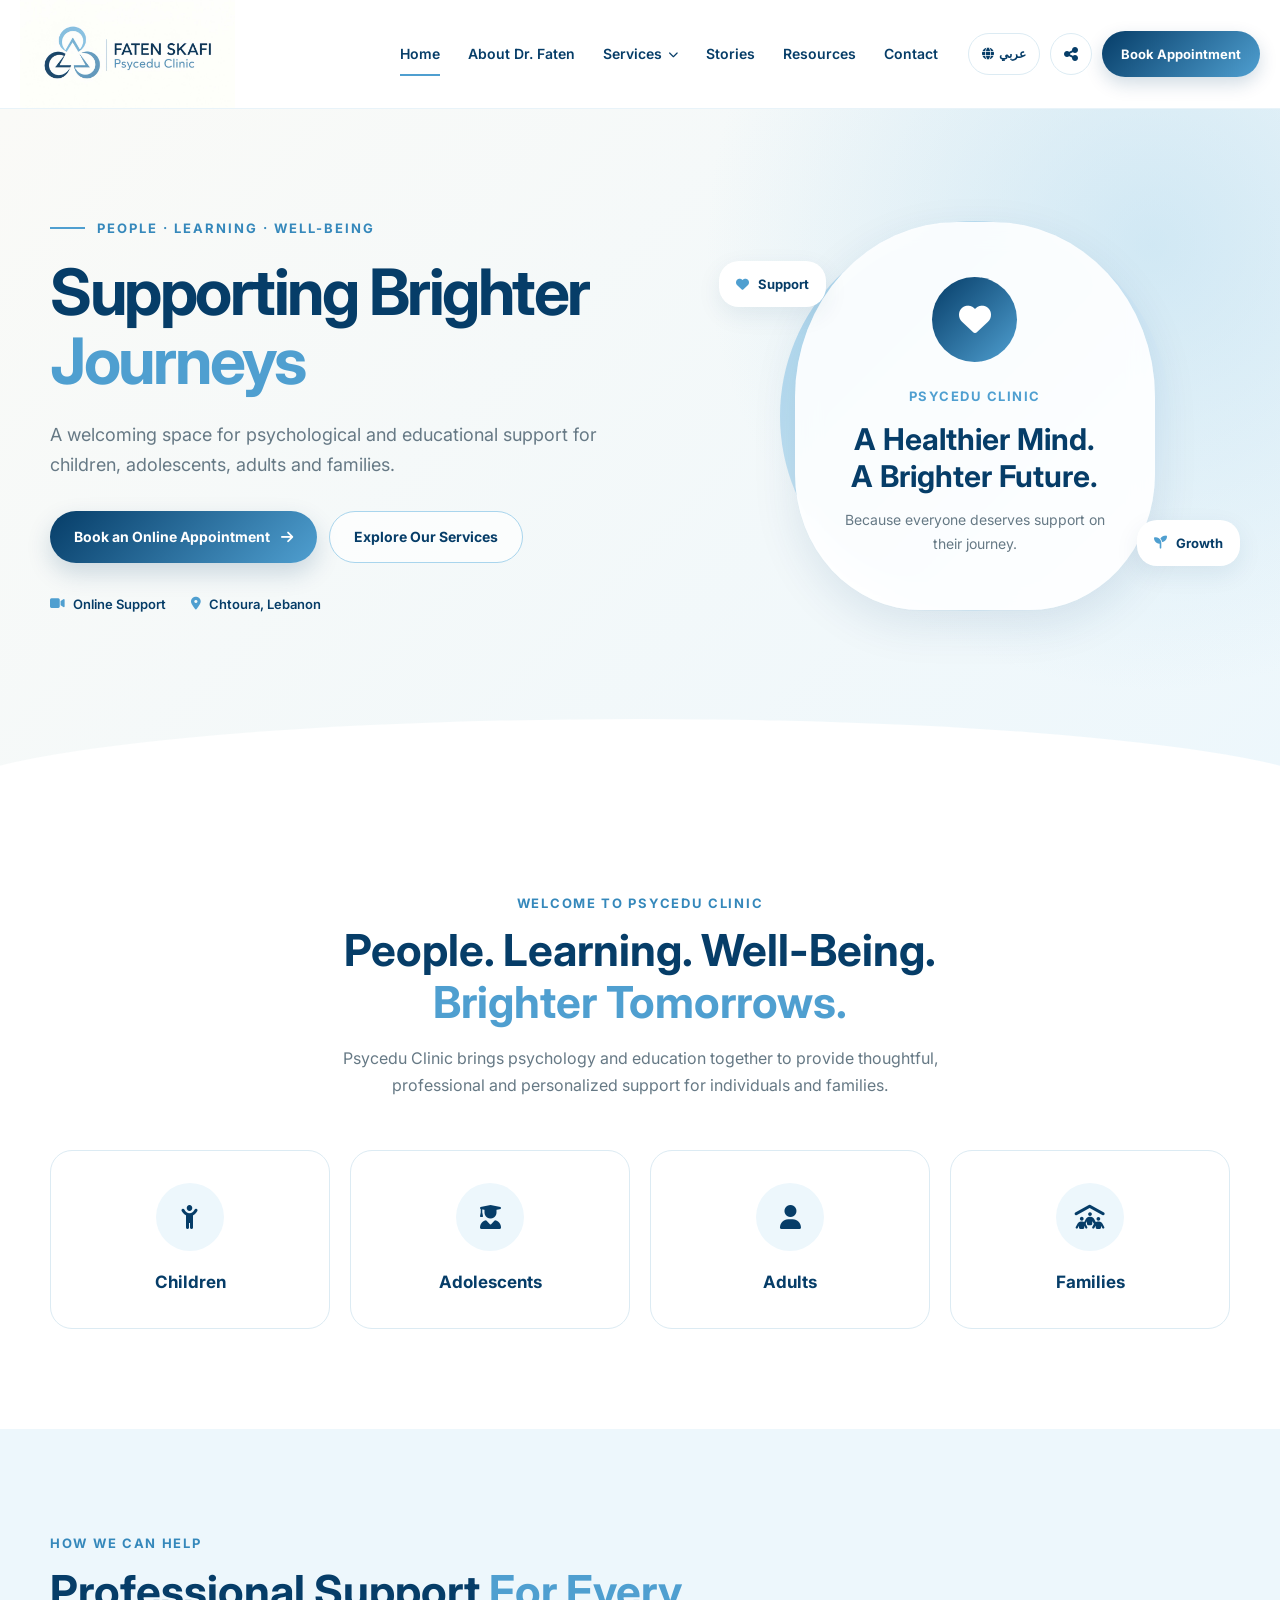
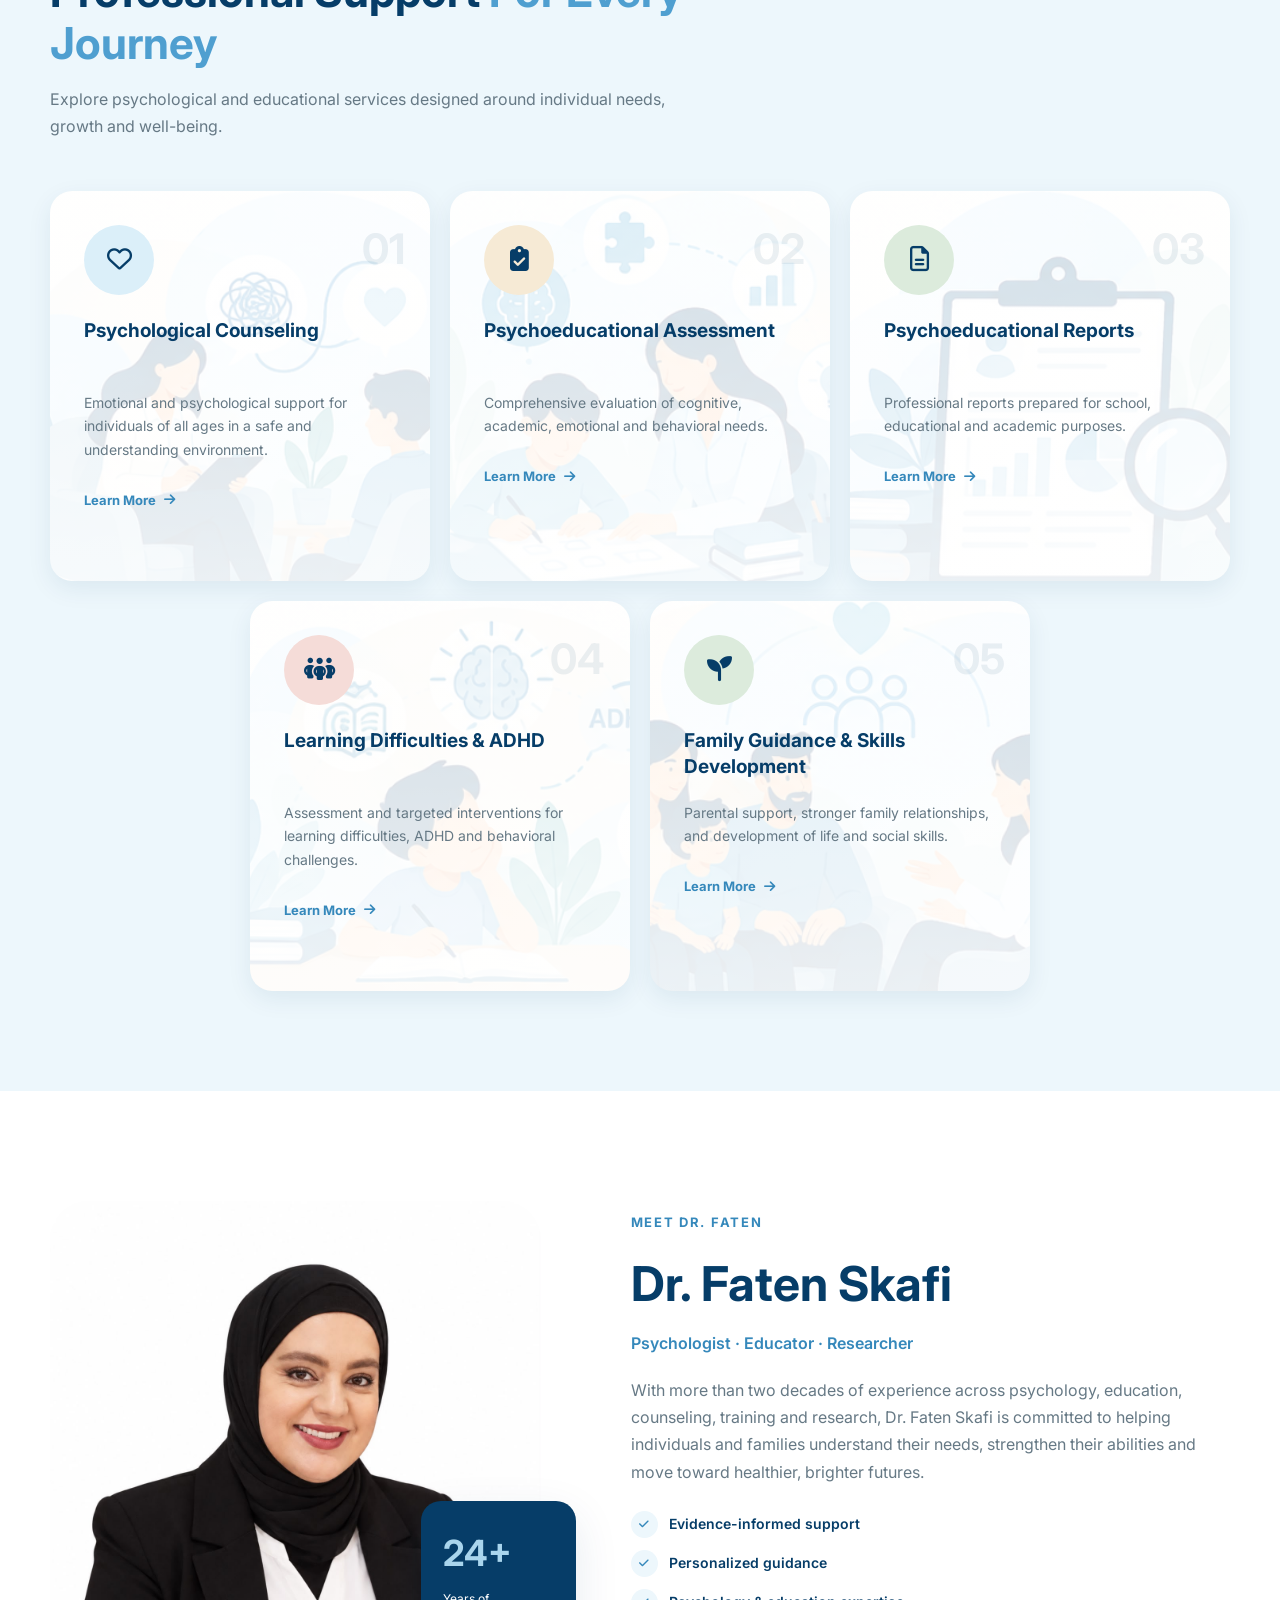
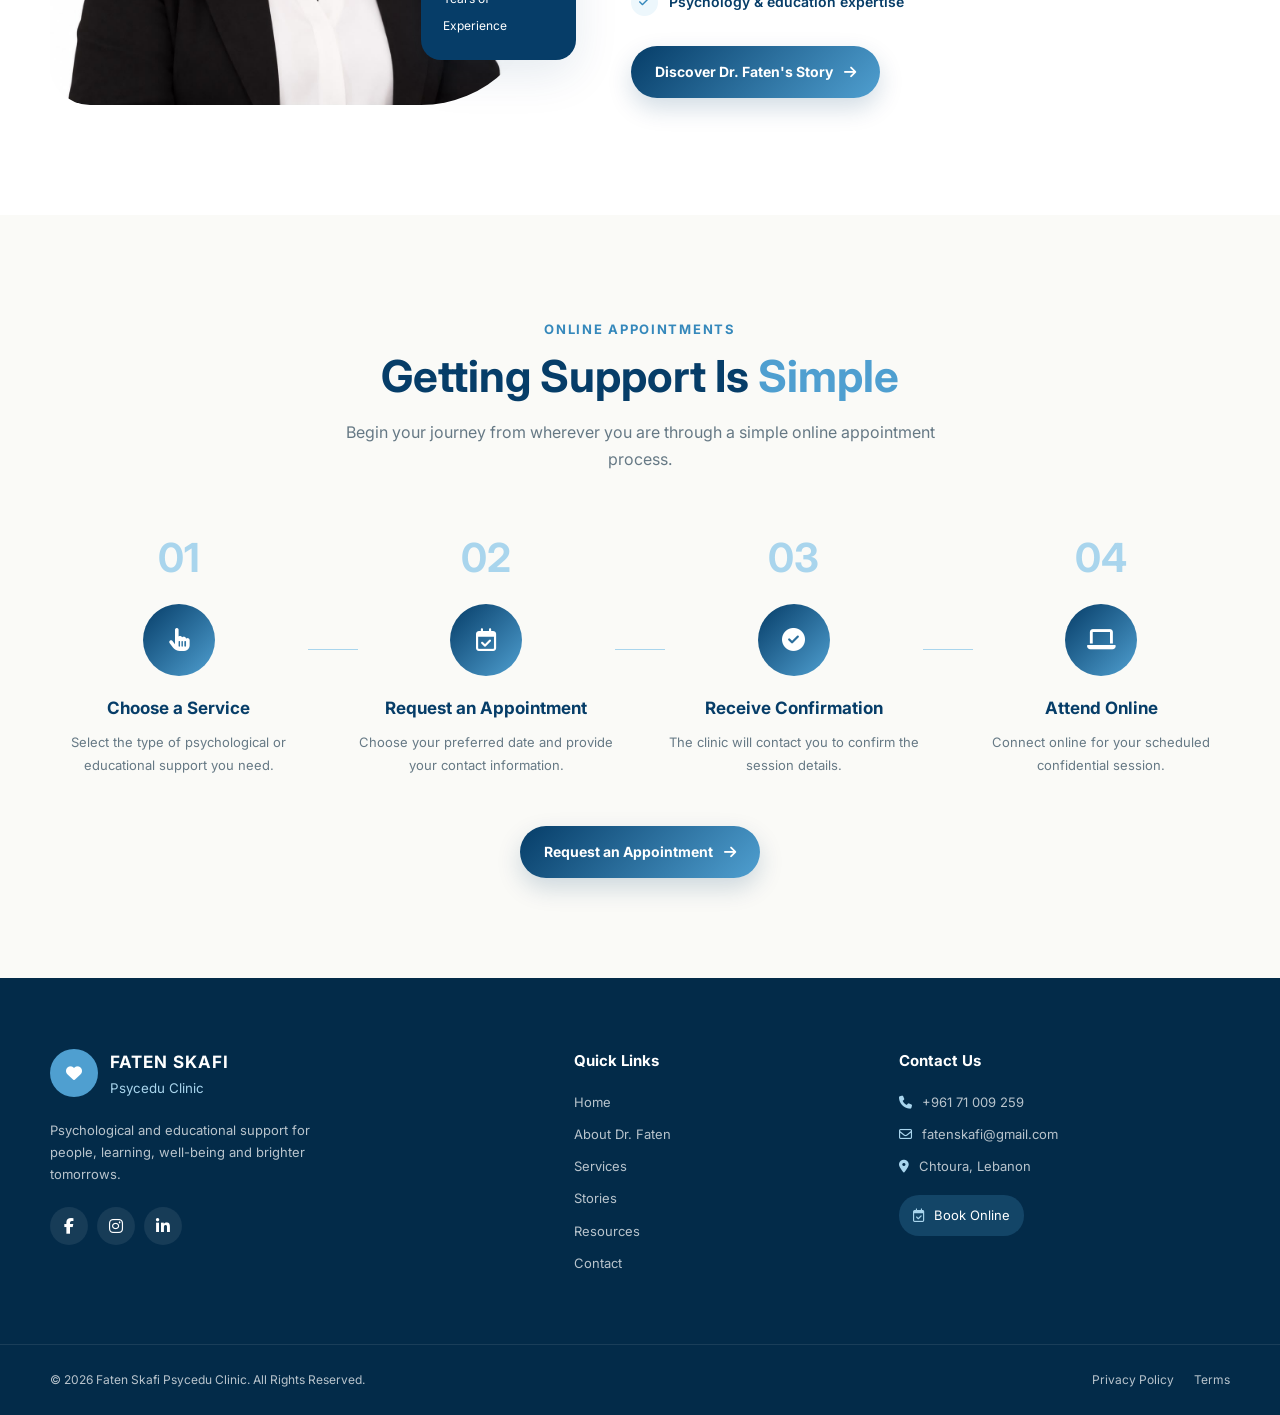
<file: index.html>
<!DOCTYPE html>
<html lang="en" dir="ltr">

<head>
    <meta charset="UTF-8">

    <meta name="viewport"
          content="width=device-width, initial-scale=1.0">

    <meta name="description"
          content="Faten Skafi Psycedu Clinic - Psychological and educational support for children, adolescents, adults and families.">

    <title>Faten Skafi | Psycedu Clinic</title>
    <link rel="icon" type="image/jpeg" href="icon.jpeg">

    <!-- Google Fonts -->
    <link rel="preconnect"
          href="https://fonts.googleapis.com">

    <link rel="preconnect"
          href="https://fonts.gstatic.com"
          crossorigin>

    <link href="https://fonts.googleapis.com/css2?family=Cairo:wght@400;500;600;700&family=Inter:wght@400;500;600;700&display=swap"
          rel="stylesheet">

    <!-- Font Awesome -->
    <link rel="stylesheet"
          href="https://cdnjs.cloudflare.com/ajax/libs/font-awesome/6.5.2/css/all.min.css">

    <!-- CSS -->
    <link rel="stylesheet"
          href="style.css">

</head>

<body>


<!-- =========================================================
     HEADER
========================================================= -->

<header class="site-header">

    <div class="header-container">

        <!-- LOGO -->

        <a href="index.html"
           class="logo"
           aria-label="Psycedu Clinic Home">

            <img src="logo.jpeg"
                 alt="Faten Skafi Psycedu Clinic">

        </a>


        <!-- MOBILE MENU BUTTON -->

        <button class="menu-toggle"
                id="menuToggle"
                type="button"
                aria-label="Open navigation"
                aria-expanded="false">

            <i class="fa-solid fa-bars"></i>

        </button>


        <!-- NAVIGATION -->

        <nav class="main-nav"
             id="mainNav">

            <a href="index.html"
               class="nav-link active"
               data-i18n="navHome">

                Home

            </a>


            <a href="about.html"
               class="nav-link"
               data-i18n="navAbout">

                About Dr. Faten

            </a>


            <!-- SERVICES DROPDOWN -->

            <div class="nav-dropdown">

                <button class="dropdown-toggle"
                        type="button">

                    <span data-i18n="navServices">
                        Services
                    </span>

                    <i class="fa-solid fa-chevron-down"></i>

                </button>


                <div class="dropdown-menu">

                    <a href="service-counseling.html"
                       data-i18n="service1">

                        Psychological Counseling

                    </a>

                    <a href="service-assessment.html"
                       data-i18n="service2">

                        Psychoeducational Assessment

                    </a>

                    <a href="service-reports.html"
                       data-i18n="service3">

                        Psychoeducational Reports

                    </a>

                    <a href="service-learning.html"
                       data-i18n="service4">

                        Learning Difficulties & ADHD

                    </a>

                    <a href="service-family.html"
                       data-i18n="service5">

                        Family Guidance & Skills Development

                    </a>

                </div>

            </div>

            <a href="stories.html"
               class="nav-link"
               data-i18n="navStories">

                Stories

            </a>


            <a href="resources.html"
               class="nav-link"
               data-i18n="navResources">

                Resources

            </a>


            <a href="contact.html"
               class="nav-link"
               data-i18n="navContact">

                Contact

            </a>


            <!-- MOBILE ACTIONS -->

            <div class="mobile-nav-actions">

                <button class="language-btn mobile-language"
                        type="button">

                    <i class="fa-solid fa-globe"></i>

                    <span class="languageText">
                        عربي
                    </span>

                </button>

                

                <a href="appointment.html"
                   class="appointment-btn mobile-appointment"
                   data-i18n="bookAppointment">

                    Book Appointment

                </a>

            </div>

            

        </nav>


        <!-- HEADER ACTIONS -->

        <div class="header-actions">


            <!-- LANGUAGE -->

            <button class="language-btn"
                    id="languageButton"
                    type="button"
                    aria-label="Switch language">

                <i class="fa-solid fa-globe"></i>

                <span class="languageText">
                    عربي
                </span>

            </button>

            


            <!-- SHARE -->

            <div class="share-wrapper">

                <button class="share-btn"
                        id="shareButton"
                        type="button"
                        aria-label="Share this page"
                        aria-expanded="false">

                    <i class="fa-solid fa-share-nodes"></i>

                </button>


                <div class="share-menu"
                     id="shareMenu">

                    <span class="share-title"
                          data-i18n="shareTitle">

                        Share this page

                    </span>


                    <div class="share-options">

                        <button type="button"
                                data-share="whatsapp"
                                aria-label="Share on WhatsApp">

                            <i class="fa-brands fa-whatsapp"></i>

                        </button>


                        <button type="button"
                                data-share="facebook"
                                aria-label="Share on Facebook">

                            <i class="fa-brands fa-facebook-f"></i>

                        </button>


                        <button type="button"
                                data-share="linkedin"
                                aria-label="Share on LinkedIn">

                            <i class="fa-brands fa-linkedin-in"></i>

                        </button>


                        <button type="button"
                                data-share="copy"
                                aria-label="Copy page link">

                            <i class="fa-solid fa-link"></i>

                        </button>

                    </div>

                </div>

            </div>


            <!-- APPOINTMENT -->

            <a href="appointment.html"
               class="appointment-btn"
               data-i18n="bookAppointment">

                Book Appointment

            </a>

        </div>

    </div>

</header>



<!-- =========================================================
     MAIN
========================================================= -->

<main>


<!-- =========================================================
     HERO
========================================================= -->

<section class="hero">

    <div class="hero-decoration decoration-one"></div>

    <div class="hero-decoration decoration-two"></div>


    <div class="container hero-container">


        <!-- HERO TEXT -->

        <div class="hero-content">

            <div class="hero-eyebrow">

                <span></span>

                <p data-i18n="heroEyebrow">
                    People · Learning · Well-Being
                </p>

            </div>


            <h1 data-i18n="heroTitle">

                Supporting Brighter
                <span>Journeys</span>

            </h1>


            <p class="hero-description"
               data-i18n="heroDescription">

                A welcoming space for psychological and educational
                support for children, adolescents, adults and families.

            </p>


            <div class="hero-buttons">

                <a href="appointment.html"
                   class="primary-btn">

                    <span data-i18n="heroBook">
                        Book an Online Appointment
                    </span>

                    <i class="fa-solid fa-arrow-right"></i>

                </a>


                <a href="#services"
                   class="secondary-btn">

                    <span data-i18n="exploreServices">
                        Explore Our Services
                    </span>

                </a>

            </div>


            <div class="hero-support">

                <div>

                    <i class="fa-solid fa-video"></i>

                    <span data-i18n="onlineSupport">
                        Online Support
                    </span>

                </div>


                <div>

                    <i class="fa-solid fa-location-dot"></i>

                    <span data-i18n="location">
                        Chtoura, Lebanon
                    </span>

                </div>

            </div>

        </div>



        <!-- HERO VISUAL -->

        <div class="hero-visual">

            <div class="hero-card">

                <div class="hero-logo-icon">

                    <i class="fa-solid fa-heart"></i>

                </div>


                <span data-i18n="heroCardSmall">
                    Psycedu Clinic
                </span>


                <h2 data-i18n="heroCardTitle">
                    A Healthier Mind.
                    <br>
                    A Brighter Future.
                </h2>


                <p data-i18n="heroCardText">

                    Because everyone deserves support
                    on their journey.

                </p>

            </div>


            <div class="floating-card floating-one">

                <i class="fa-solid fa-heart"></i>

                <span data-i18n="support">
                    Support
                </span>

            </div>


            <div class="floating-card floating-two">

                <i class="fa-solid fa-seedling"></i>

                <span data-i18n="growth">
                    Growth
                </span>

            </div>

        </div>

    </div>

</section>



<!-- =========================================================
     INTRODUCTION
========================================================= -->

<section class="intro-section">

    <div class="container">

        <div class="section-heading centered">

            <span class="section-label"
                  data-i18n="welcomeLabel">

                Welcome to Psycedu Clinic

            </span>


            <h2 data-i18n="welcomeTitle">

                People. Learning. Well-Being.
                <span>Brighter Tomorrows.</span>

            </h2>


            <p data-i18n="welcomeDescription">

                Psycedu Clinic brings psychology and education together
                to provide thoughtful, professional and personalized
                support for individuals and families.

            </p>

        </div>



        <!-- WHO WE SUPPORT -->

        <div class="audience-grid">


            <div class="audience-card">

                <div class="audience-icon">

                    <i class="fa-solid fa-child-reaching"></i>

                </div>

                <h3 data-i18n="children">
                    Children
                </h3>

            </div>


            <div class="audience-card">

                <div class="audience-icon">

                    <i class="fa-solid fa-user-graduate"></i>

                </div>

                <h3 data-i18n="adolescents">
                    Adolescents
                </h3>

            </div>


            <div class="audience-card">

                <div class="audience-icon">

                    <i class="fa-solid fa-user"></i>

                </div>

                <h3 data-i18n="adults">
                    Adults
                </h3>

            </div>


            <div class="audience-card">

                <div class="audience-icon">

                    <i class="fa-solid fa-people-roof"></i>

                </div>

                <h3 data-i18n="families">
                    Families
                </h3>

            </div>

        </div>

    </div>

</section>



<!-- =========================================================
     SERVICES
========================================================= -->

<section class="services-section"
         id="services">

    <div class="container">


        <div class="section-heading">

            <span class="section-label"
                  data-i18n="servicesLabel">

                How We Can Help

            </span>


            <h2 data-i18n="servicesTitle">

                Professional Support
                <span>For Every Journey</span>

            </h2>


            <p data-i18n="servicesDescription">

                Explore psychological and educational services
                designed around individual needs, growth and well-being.

            </p>

        </div>



        <div class="services-grid">


            <!-- SERVICE 1 -->

            <article class="service-card counseling-card"> 

                <div class="service-number">
                    01
                </div>


                <div class="service-icon blue">

                    <i class="fa-regular fa-heart"></i>

                </div>


                <h3 data-i18n="service1">
                    Psychological Counseling
                </h3>


                <p data-i18n="service1Description">

                    Emotional and psychological support for
                    individuals of all ages in a safe and
                    understanding environment.

                </p>


                <a href="service-counseling.html"
                   class="learn-more">

                    <span data-i18n="learnMore">
                        Learn More
                    </span>

                    <i class="fa-solid fa-arrow-right"></i>

                </a>

            </article>



            <!-- SERVICE 2 -->

            <article class="service-card assessment-card">

                <div class="service-number">
                    02
                </div>


                <div class="service-icon beige">

                    <i class="fa-solid fa-clipboard-check"></i>

                </div>


                <h3 data-i18n="service2">
                    Psychoeducational Assessment
                </h3>


                <p data-i18n="service2Description">

                    Comprehensive evaluation of cognitive,
                    academic, emotional and behavioral needs.

                </p>


                <a href="service-assessment.html"
                   class="learn-more">

                    <span data-i18n="learnMore">
                        Learn More
                    </span>

                    <i class="fa-solid fa-arrow-right"></i>

                </a>

            </article>



            <!-- SERVICE 3 -->

            <article class="service-card reports-card">

                <div class="service-number">
                    03
                </div>


                <div class="service-icon green">

                    <i class="fa-regular fa-file-lines"></i>

                </div>


                <h3 data-i18n="service3">
                    Psychoeducational Reports
                </h3>


                <p data-i18n="service3Description">

                    Professional reports prepared for school,
                    educational and academic purposes.

                </p>


                <a href="service-reports.html"
                   class="learn-more">

                    <span data-i18n="learnMore">
                        Learn More
                    </span>

                    <i class="fa-solid fa-arrow-right"></i>

                </a>

            </article>



            <!-- SERVICE 4 -->

            <article class="service-card learning-card">

                <div class="service-number">
                    04
                </div>


                <div class="service-icon pink">

                    <i class="fa-solid fa-people-group"></i>

                </div>


                <h3 data-i18n="service4">
                    Learning Difficulties & ADHD
                </h3>


                <p data-i18n="service4Description">

                    Assessment and targeted interventions for
                    learning difficulties, ADHD and behavioral challenges.

                </p>


                <a href="service-learning.html"
                   class="learn-more">

                    <span data-i18n="learnMore">
                        Learn More
                    </span>

                    <i class="fa-solid fa-arrow-right"></i>

                </a>

            </article>



            <!-- SERVICE 5 -->

            <article class="service-card family-card">

                <div class="service-number">
                    05
                </div>


                <div class="service-icon soft-green">

                    <i class="fa-solid fa-seedling"></i>

                </div>


                <h3 data-i18n="service5">
                    Family Guidance & Skills Development
                </h3>


                <p data-i18n="service5Description">

                    Parental support, stronger family relationships,
                    and development of life and social skills.

                </p>


                <a href="service-family.html"
                   class="learn-more">

                    <span data-i18n="learnMore">
                        Learn More
                    </span>

                    <i class="fa-solid fa-arrow-right"></i>

                </a>

            </article>

        </div>

    </div>

</section>



<!-- =========================================================
     ABOUT DR FATEN
========================================================= -->

<section class="doctor-section">

    <div class="container doctor-container">


        <div class="doctor-image">

            

            <img src="dr-faten.jpg"
                 alt="Dr. Faten Skafi">
            

            
            <div class="experience-card">

                <strong>
                    24+
                </strong>

                <span data-i18n="yearsExperience">
                    Years of Experience
                </span>

            </div>

        </div>



        <div class="doctor-content">

            <span class="section-label"
                  data-i18n="meetDoctor">

                Meet Dr. Faten

            </span>


            <h2 data-i18n="doctorName">
                Dr. Faten Skafi
            </h2>


            <h4 data-i18n="doctorRole">
                Psychologist · Educator · Researcher
            </h4>


            <p data-i18n="doctorDescription">

                With more than two decades of experience across
                psychology, education, counseling, training and
                research, Dr. Faten Skafi is committed to helping
                individuals and families understand their needs,
                strengthen their abilities and move toward healthier,
                brighter futures.

            </p>


            <div class="doctor-values">

                <div>

                    <i class="fa-solid fa-check"></i>

                    <span data-i18n="value1">
                        Evidence-informed support
                    </span>

                </div>


                <div>

                    <i class="fa-solid fa-check"></i>

                    <span data-i18n="value2">
                        Personalized guidance
                    </span>

                </div>


                <div>

                    <i class="fa-solid fa-check"></i>

                    <span data-i18n="value3">
                        Psychology & education expertise
                    </span>

                </div>

            </div>


            <a href="about.html"
               class="primary-btn">

                <span data-i18n="discoverDoctor">
                    Discover Dr. Faten's Story
                </span>

                <i class="fa-solid fa-arrow-right"></i>

            </a>

        </div>

    </div>

</section>



<!-- =========================================================
     HOW APPOINTMENTS WORK
========================================================= -->

<section class="steps-section">

    <div class="container">


        <div class="section-heading centered">

            <span class="section-label"
                  data-i18n="appointmentLabel">

                Online Appointments

            </span>


            <h2 data-i18n="appointmentTitle">

                Getting Support Is
                <span>Simple</span>

            </h2>


            <p data-i18n="appointmentDescription">

                Begin your journey from wherever you are
                through a simple online appointment process.

            </p>

        </div>



        <div class="steps-grid">


            <div class="step-card">

                <span class="step-number">
                    01
                </span>

                <i class="fa-solid fa-hand-pointer"></i>

                <h3 data-i18n="step1Title">
                    Choose a Service
                </h3>

                <p data-i18n="step1Text">

                    Select the type of psychological
                    or educational support you need.

                </p>

            </div>



            <div class="step-line"></div>



            <div class="step-card">

                <span class="step-number">
                    02
                </span>

                <i class="fa-regular fa-calendar-check"></i>

                <h3 data-i18n="step2Title">
                    Request an Appointment
                </h3>

                <p data-i18n="step2Text">

                    Choose your preferred date and
                    provide your contact information.

                </p>

            </div>



            <div class="step-line"></div>



            <div class="step-card">

                <span class="step-number">
                    03
                </span>

                <i class="fa-solid fa-circle-check"></i>

                <h3 data-i18n="step3Title">
                    Receive Confirmation
                </h3>

                <p data-i18n="step3Text">

                    The clinic will contact you
                    to confirm the session details.

                </p>

            </div>



            <div class="step-line"></div>



            <div class="step-card">

                <span class="step-number">
                    04
                </span>

                <i class="fa-solid fa-laptop"></i>

                <h3 data-i18n="step4Title">
                    Attend Online
                </h3>

                <p data-i18n="step4Text">

                    Connect online for your
                    scheduled confidential session.

                </p>

            </div>

        </div>


        <div class="steps-button">

            <a href="appointment.html"
               class="primary-btn">

                <span data-i18n="requestAppointment">
                    Request an Appointment
                </span>

                <i class="fa-solid fa-arrow-right"></i>

            </a>

        </div>

    </div>

</section>






<!-- =========================================================
     FOOTER
========================================================= -->

<footer class="site-footer">

    <div class="container footer-grid">


        <!-- BRAND -->

        <div class="footer-brand">

            <a href="index.html"
               class="footer-logo">

                <span class="footer-logo-symbol">

                    <i class="fa-solid fa-heart"></i>

                </span>


                <span>

                    <strong>
                        FATEN SKAFI
                    </strong>

                    <small>
                        Psycedu Clinic
                    </small>

                </span>

            </a>


            <p data-i18n="footerDescription">

                Psychological and educational support
                for people, learning, well-being and
                brighter tomorrows.

            </p>


            <div class="footer-socials">


                <!-- FACEBOOK -->

                <a href="https://www.facebook.com/share/19TW65atwE/"
                   target="_blank"
                   rel="noopener noreferrer"
                   aria-label="Facebook">

                    <i class="fa-brands fa-facebook-f"></i>

                </a>


                <!-- INSTAGRAM
                     Replace # with Dr. Faten's Instagram URL -->

                <a href="https://www.instagram.com/dr.faten_skafi?stkn=dXpkZ2U0Z2pqOWF1"
                   target="_blank"
                   rel="noopener noreferrer"
                   aria-label="Instagram">

                    <i class="fa-brands fa-instagram"></i>

                </a>


                <!-- LINKEDIN -->

                <a href="https://www.linkedin.com/in/dr-faten-skafi-13892ab7"
                   target="_blank"
                   rel="noopener noreferrer"
                   aria-label="LinkedIn">

                    <i class="fa-brands fa-linkedin-in"></i>

                </a>

            </div>

        </div>



        <!-- QUICK LINKS -->

        <div class="footer-column">

            <h3 data-i18n="quickLinks">
                Quick Links
            </h3>

            <a href="index.html"
               data-i18n="navHome">
                Home
            </a>

            <a href="about.html"
               data-i18n="navAbout">
                About Dr. Faten
            </a>

            <a href="services.html"
               data-i18n="navServices">
                Services
            </a>

            <a href="stories.html"
               data-i18n="navStories">

                Stories

            </a>

            <a href="resources.html"
               data-i18n="navResources">
                Resources
            </a>

            <a href="contact.html"
               data-i18n="navContact">
                Contact
            </a>

        </div>



        <!-- CONTACT -->

        <div class="footer-column footer-contact">

            <h3 data-i18n="contactUs">
                Contact Us
            </h3>


            <a href="tel:+96171009259">

                <i class="fa-solid fa-phone"></i>

                <span>
                    +961 71 009 259
                </span>

            </a>


            <a href="mailto:fatenskafi@gmail.com">

                <i class="fa-regular fa-envelope"></i>

                <span>
                    fatenskafi@gmail.com
                </span>

            </a>


            <div>

                <i class="fa-solid fa-location-dot"></i>

                <span data-i18n="location">
                    Chtoura, Lebanon
                </span>

            </div>


            <a href="appointment.html"
               class="footer-appointment">

                <i class="fa-regular fa-calendar-check"></i>

                <span data-i18n="bookOnline">
                    Book Online
                </span>

            </a>

        </div>

    </div>



    <div class="footer-bottom">

        <div class="container footer-bottom-container">

            <p>
                © <span id="currentYear"></span>
                Faten Skafi Psycedu Clinic.
                <span data-i18n="rights">
                    All Rights Reserved.
                </span>
            </p>


            <div>

                <a href="#"
                   data-i18n="privacy">
                    Privacy Policy
                </a>

                <a href="#"
                   data-i18n="terms">
                    Terms
                </a>

            </div>

        </div>

    </div>

</footer>



<!-- TOAST -->

<div class="toast"
     id="toast">

    Link copied!

</div>


<script src="main.js"></script>

</body>

</html>
</file>
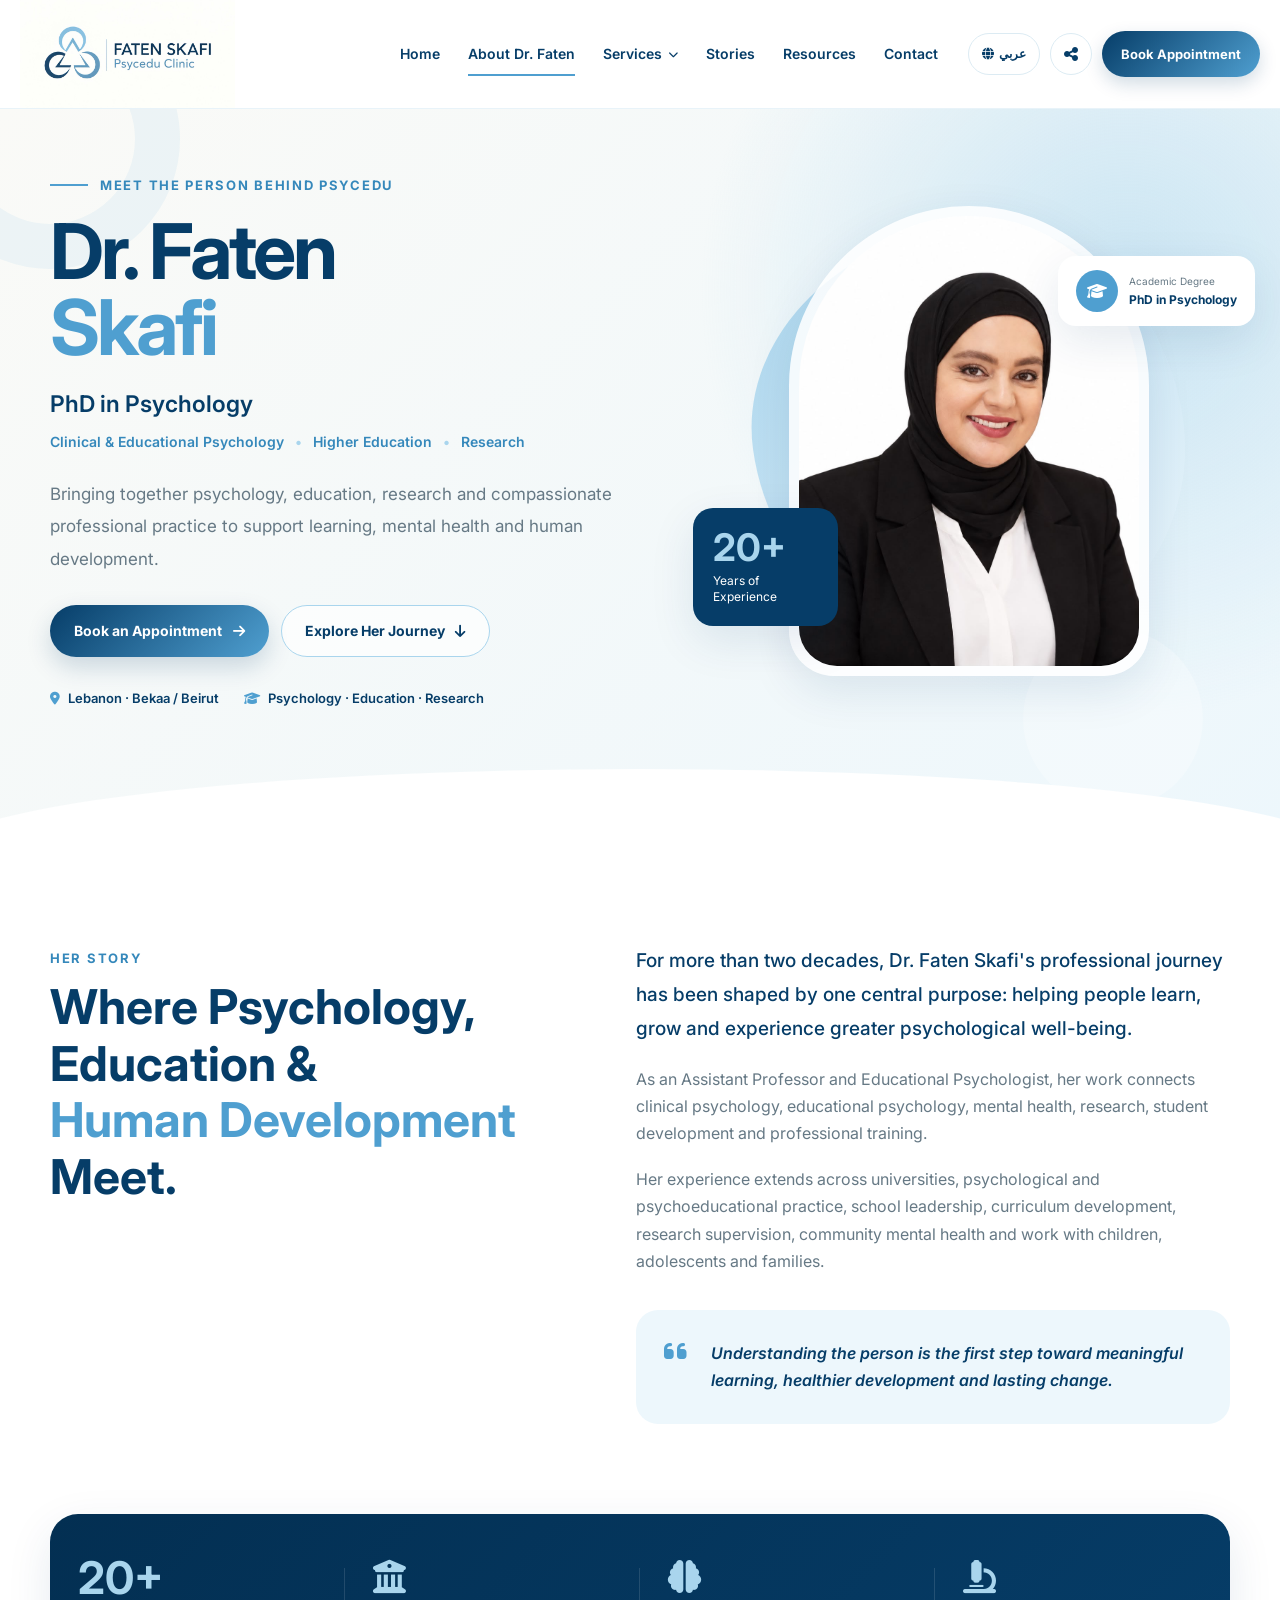
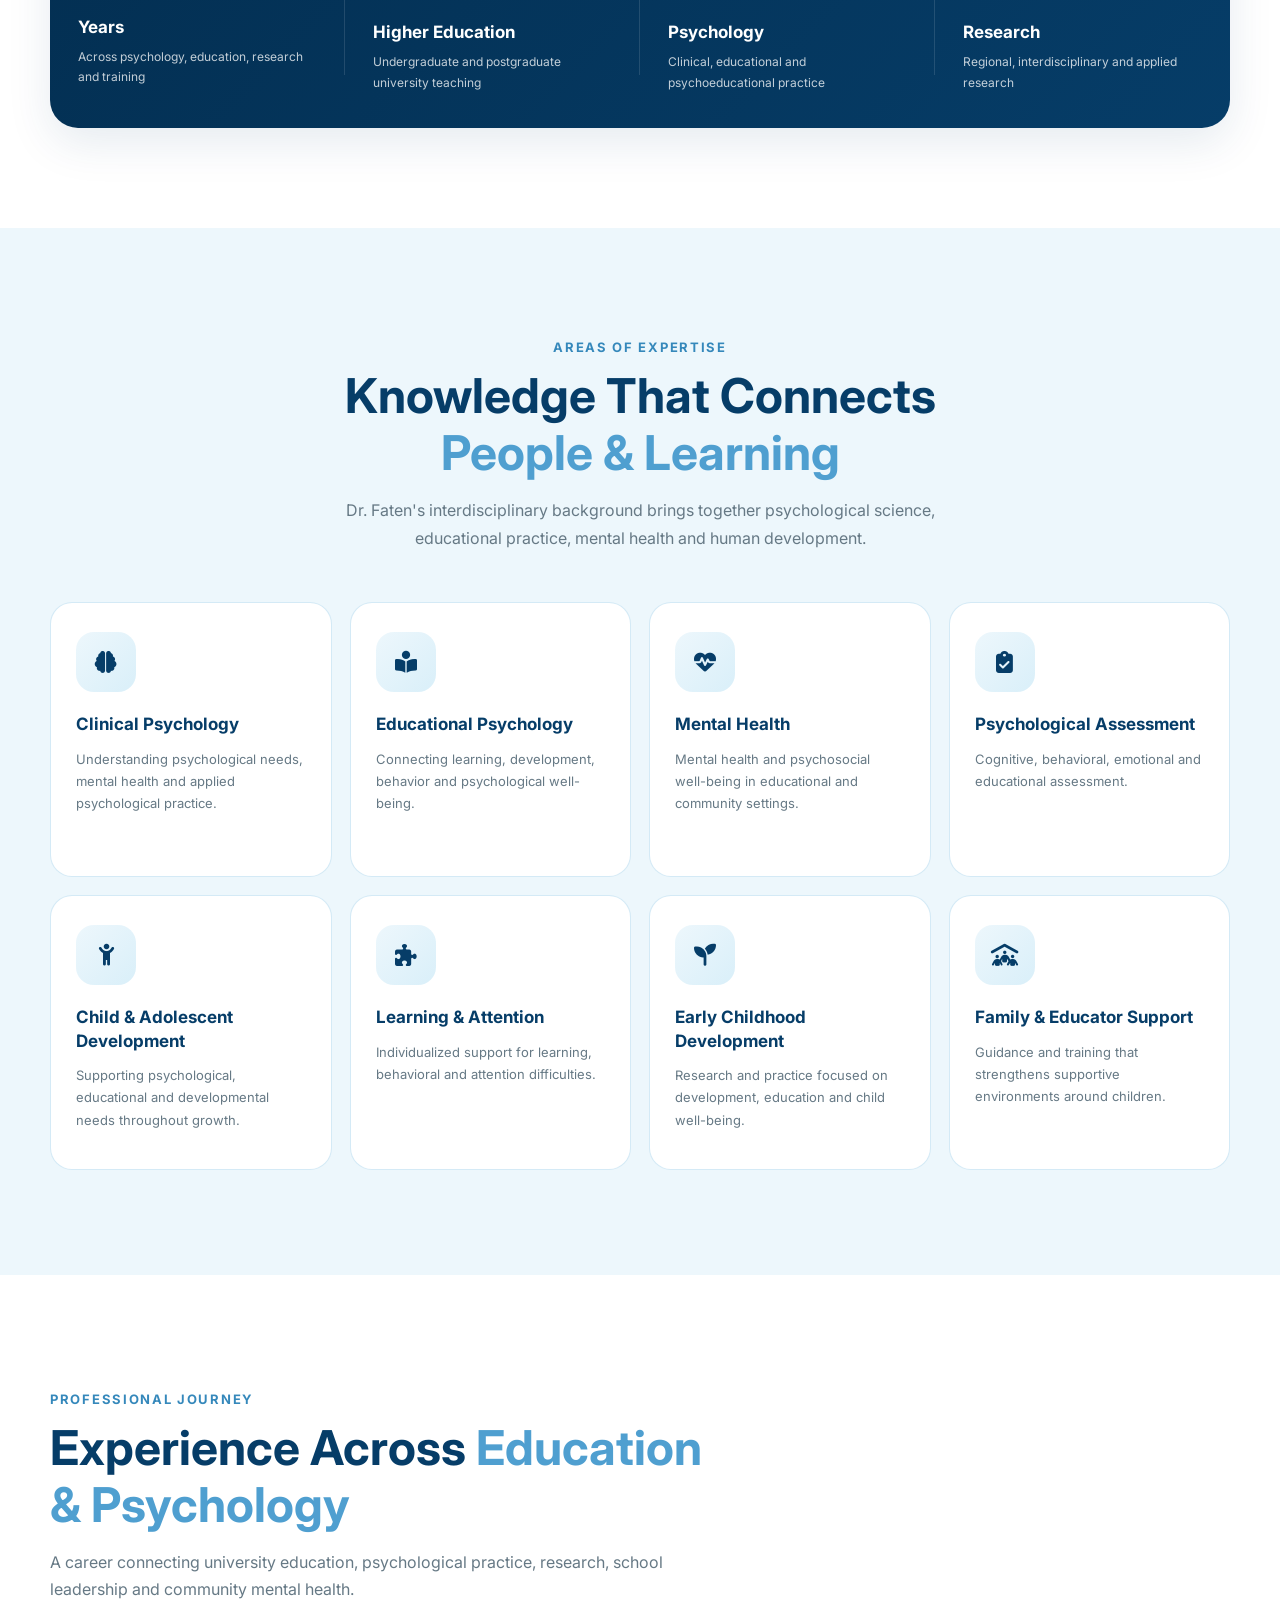
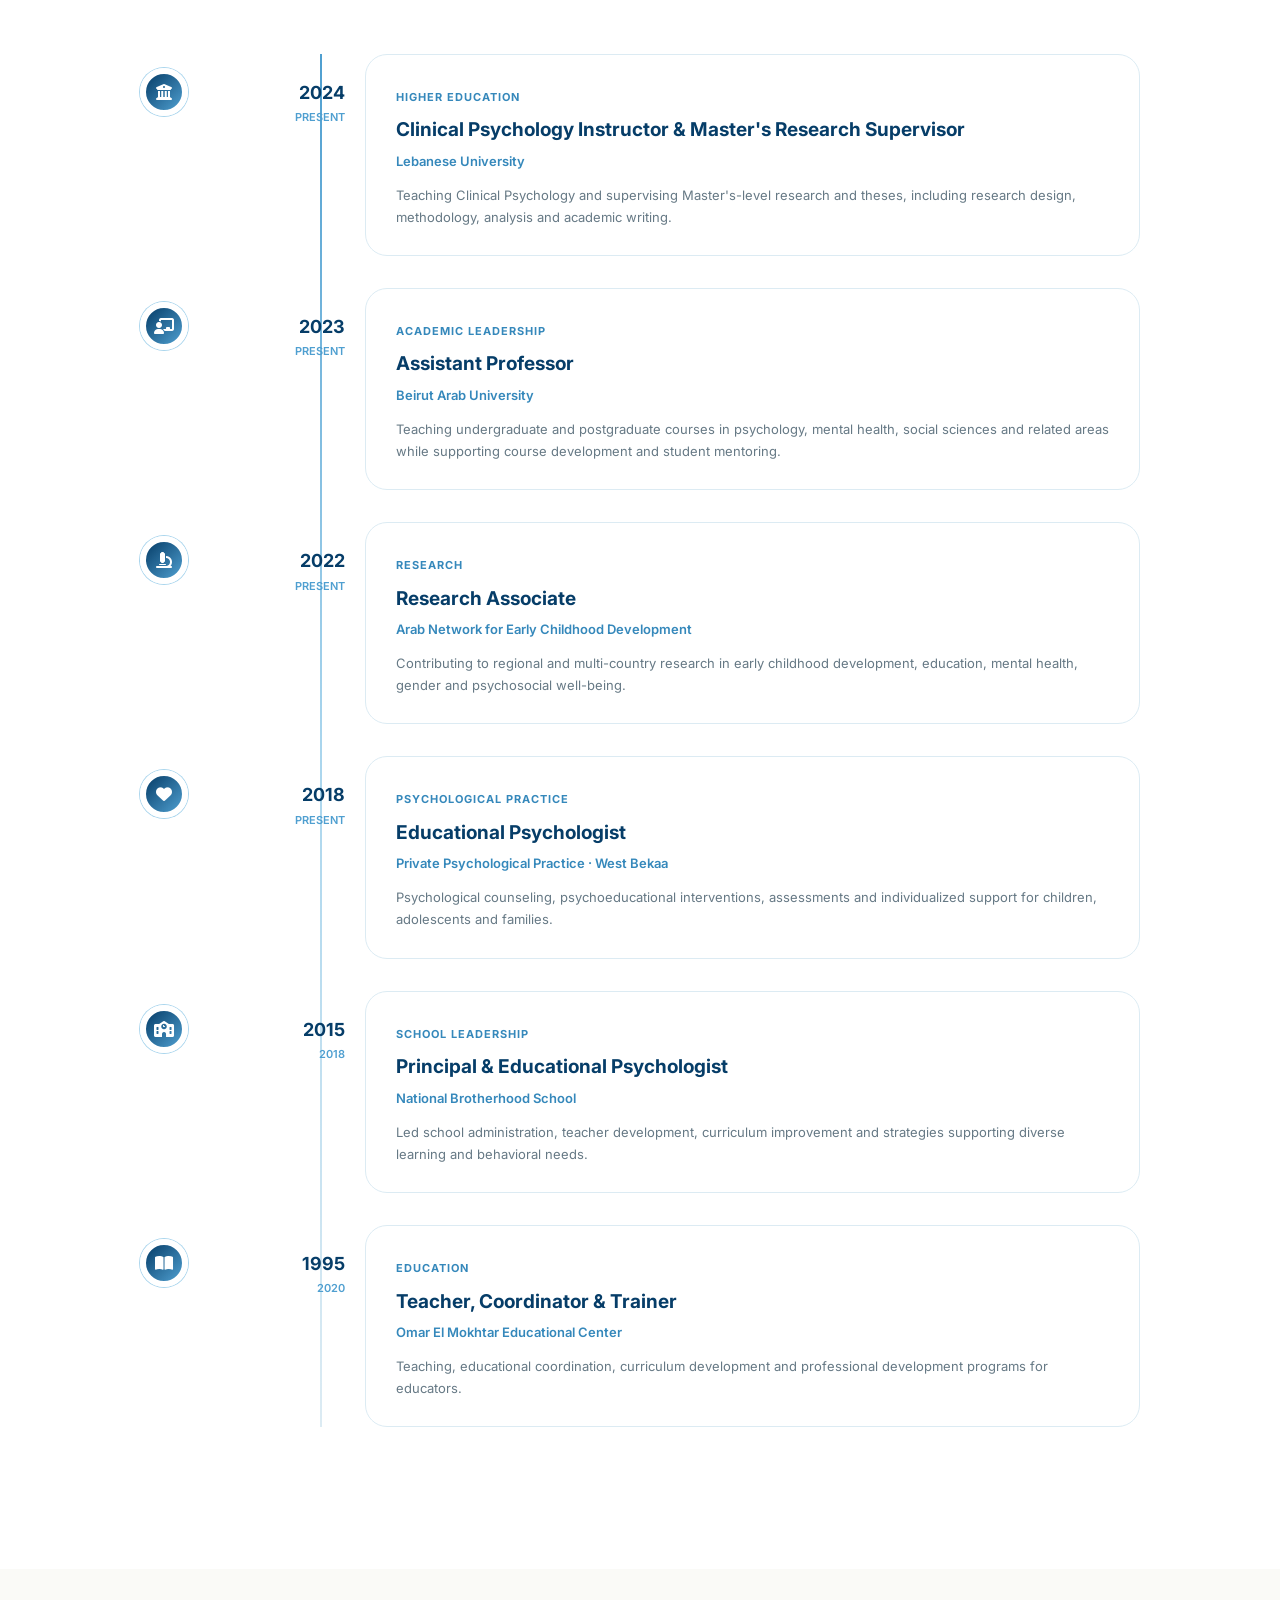
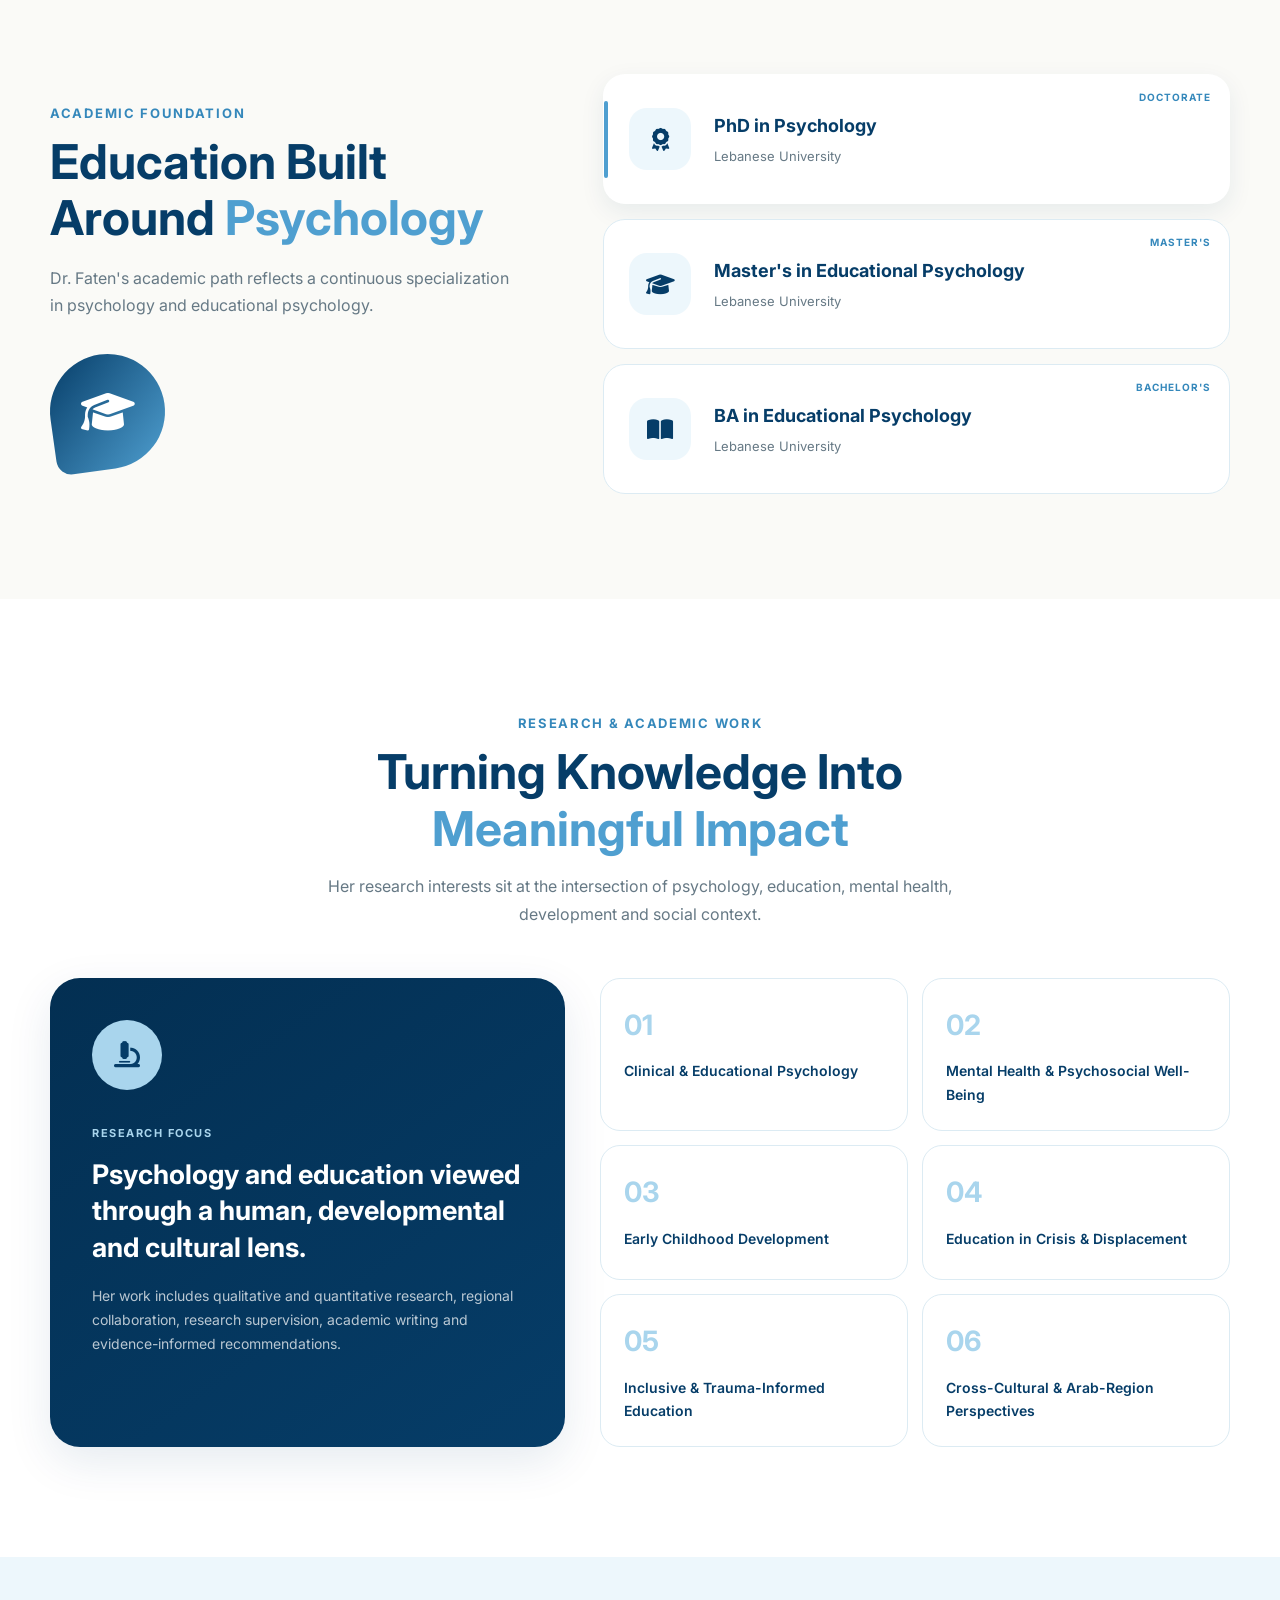
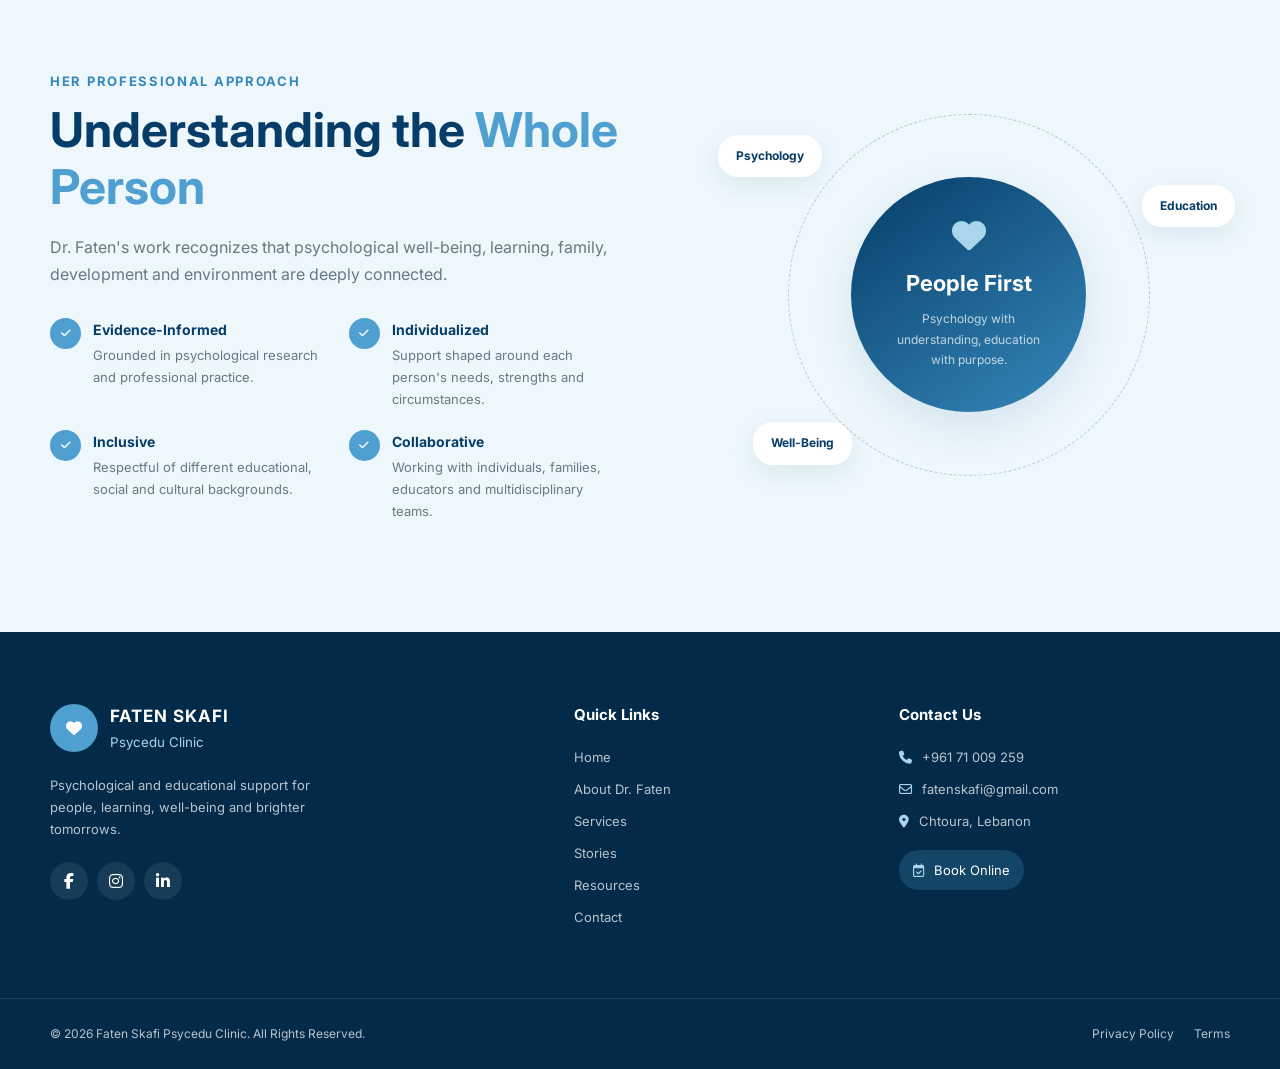
<file: about.html>
<!DOCTYPE html>
<html lang="en" dir="ltr">

<head>

    <meta charset="UTF-8">

    <meta name="viewport"
          content="width=device-width, initial-scale=1.0">

    <meta name="description"
          content="Meet Dr. Faten Skafi, PhD - Clinical and Educational Psychology, higher education, research, psychological assessment and psychoeducational support.">

    <title>About Dr. Faten | Psycedu Clinic</title>

    <link rel="icon"
          type="image/jpeg"
          href="icon.jpeg">


    <!-- GOOGLE FONTS -->

    <link rel="preconnect"
          href="https://fonts.googleapis.com">

    <link rel="preconnect"
          href="https://fonts.gstatic.com"
          crossorigin>

    <link href="https://fonts.googleapis.com/css2?family=Cairo:wght@400;500;600;700&family=Inter:wght@400;500;600;700&display=swap"
          rel="stylesheet">


    <!-- FONT AWESOME -->

    <link rel="stylesheet"
          href="https://cdnjs.cloudflare.com/ajax/libs/font-awesome/6.5.2/css/all.min.css">


    <!-- MAIN CSS -->

    <link rel="stylesheet"
          href="style.css">


    <!-- ABOUT PAGE CSS -->

    <link rel="stylesheet"
          href="about.css">

</head>


<body>


<!-- =========================================================
     HEADER
========================================================= -->

<header class="site-header">

    <div class="header-container">


        <!-- LOGO -->

        <a href="index.html"
           class="logo"
           aria-label="Psycedu Clinic Home">

            <img src="logo.jpeg"
                 alt="Faten Skafi Psycedu Clinic">

        </a>



        <!-- MOBILE MENU BUTTON -->

        <button class="menu-toggle"
                id="menuToggle"
                type="button"
                aria-label="Open navigation"
                aria-expanded="false">

            <i class="fa-solid fa-bars"></i>

        </button>



        <!-- NAVIGATION -->

        <nav class="main-nav"
             id="mainNav">


            <a href="index.html"
               class="nav-link"
               data-i18n="navHome">

                Home

            </a>


            <a href="about.html"
               class="nav-link active"
               data-i18n="navAbout">

                About Dr. Faten

            </a>



            <!-- SERVICES DROPDOWN -->

            <div class="nav-dropdown">

                <button class="dropdown-toggle"
                        type="button">

                    <span data-i18n="navServices">
                        Services
                    </span>

                    <i class="fa-solid fa-chevron-down"></i>

                </button>


                <div class="dropdown-menu">

                    <a href="service-counseling.html"
                       data-i18n="service1">

                        Psychological Counseling

                    </a>


                    <a href="service-assessment.html"
                       data-i18n="service2">

                        Psychoeducational Assessment

                    </a>


                    <a href="service-reports.html"
                       data-i18n="service3">

                        Psychoeducational Reports

                    </a>


                    <a href="service-learning.html"
                       data-i18n="service4">

                        Learning Difficulties & ADHD

                    </a>


                    <a href="service-family.html"
                       data-i18n="service5">

                        Family Guidance & Skills Development

                    </a>

                </div>

            </div>

            <a href="stories.html"
               class="nav-link"
               data-i18n="navStories">

                Stories

            </a>



            <a href="resources.html"
               class="nav-link"
               data-i18n="navResources">

                Resources

            </a>


            <a href="contact.html"
               class="nav-link"
               data-i18n="navContact">

                Contact

            </a>



            <!-- MOBILE ACTIONS -->

            <div class="mobile-nav-actions">

                <button class="language-btn mobile-language"
                        type="button">

                    <i class="fa-solid fa-globe"></i>

                    <span class="languageText">
                        عربي
                    </span>

                </button>


                <a href="appointment.html"
                   class="appointment-btn mobile-appointment"
                   data-i18n="bookAppointment">

                    Book Appointment

                </a>

            </div>

        </nav>



        <!-- HEADER ACTIONS -->

        <div class="header-actions">


            <!-- LANGUAGE -->

            <button class="language-btn"
                    id="languageButton"
                    type="button"
                    aria-label="Switch language">

                <i class="fa-solid fa-globe"></i>

                <span class="languageText">
                    عربي
                </span>

            </button>



            <!-- SHARE -->

            <div class="share-wrapper">

                <button class="share-btn"
                        id="shareButton"
                        type="button"
                        aria-label="Share this page"
                        aria-expanded="false">

                    <i class="fa-solid fa-share-nodes"></i>

                </button>


                <div class="share-menu"
                     id="shareMenu">

                    <span class="share-title"
                          data-i18n="shareTitle">

                        Share this page

                    </span>


                    <div class="share-options">

                        <button type="button"
                                data-share="whatsapp"
                                aria-label="Share on WhatsApp">

                            <i class="fa-brands fa-whatsapp"></i>

                        </button>


                        <button type="button"
                                data-share="facebook"
                                aria-label="Share on Facebook">

                            <i class="fa-brands fa-facebook-f"></i>

                        </button>


                        <button type="button"
                                data-share="linkedin"
                                aria-label="Share on LinkedIn">

                            <i class="fa-brands fa-linkedin-in"></i>

                        </button>


                        <button type="button"
                                data-share="copy"
                                aria-label="Copy page link">

                            <i class="fa-solid fa-link"></i>

                        </button>

                    </div>

                </div>

            </div>



            <!-- APPOINTMENT -->

            <a href="appointment.html"
               class="appointment-btn"
               data-i18n="bookAppointment">

                Book Appointment

            </a>

        </div>

    </div>

</header>



<!-- =========================================================
     MAIN
========================================================= -->

<main>


<!-- =========================================================
     ABOUT HERO
========================================================= -->

<section class="about-hero">

    <div class="about-hero-shape about-shape-one"></div>

    <div class="about-hero-shape about-shape-two"></div>


    <div class="container about-hero-container">


        <!-- TEXT -->

        <div class="about-hero-content">


            <div class="about-eyebrow">

                <span></span>

                <p>
                    Meet the Person Behind Psycedu
                </p>

            </div>


            <h1>

                Dr. Faten
                <span>Skafi</span>

            </h1>


            <h2>
                PhD in Psychology
            </h2>


            <p class="about-professional-title">

                Clinical & Educational Psychology
                <span>•</span>
                Higher Education
                <span>•</span>
                Research

            </p>


            <p class="about-hero-description">

                Bringing together psychology, education,
                research and compassionate professional practice
                to support learning, mental health and human
                development.

            </p>



            <div class="about-hero-buttons">

                <a href="appointment.html"
                   class="primary-btn">

                    <span>
                        Book an Appointment
                    </span>

                    <i class="fa-solid fa-arrow-right"></i>

                </a>


                <a href="#journey"
                   class="about-outline-btn">

                    Explore Her Journey

                    <i class="fa-solid fa-arrow-down"></i>

                </a>

            </div>



            <div class="about-mini-details">

                <div>

                    <i class="fa-solid fa-location-dot"></i>

                    <span>
                        Lebanon · Bekaa / Beirut
                    </span>

                </div>


                <div>

                    <i class="fa-solid fa-graduation-cap"></i>

                    <span>
                        Psychology · Education · Research
                    </span>

                </div>

            </div>

        </div>



        <!-- PHOTO -->

        <div class="about-hero-visual">

            <div class="about-photo-frame">

    <img src="dr-faten.jpg"
         alt="Dr. Faten Skafi">

</div>


            <!-- EXPERIENCE -->

            <div class="about-floating-card experience">

                <strong>
                    20+
                </strong>

                <span>
                    Years of<br>
                    Experience
                </span>

            </div>



            <!-- PHD -->

            <div class="about-floating-card phd">

                <div>

                    <i class="fa-solid fa-graduation-cap"></i>

                </div>

                <span>

                    <small>
                        Academic Degree
                    </small>

                    <strong>
                        PhD in Psychology
                    </strong>

                </span>

            </div>

        </div>

    </div>

</section>



<!-- =========================================================
     INTRO / HER STORY
========================================================= -->

<section class="about-story-section">

    <div class="container about-story-grid">


        <div class="about-story-heading">

            <span class="about-section-label">
                Her Story
            </span>

            <h2>

                Where Psychology,
                Education &

                <span>
                    Human Development
                </span>

                Meet.

            </h2>

        </div>



        <div class="about-story-content">

            <p class="story-lead">

                For more than two decades, Dr. Faten Skafi's
                professional journey has been shaped by one central
                purpose: helping people learn, grow and experience
                greater psychological well-being.

            </p>


            <p>

                As an Assistant Professor and Educational Psychologist,
                her work connects clinical psychology, educational
                psychology, mental health, research, student
                development and professional training.

            </p>


            <p>

                Her experience extends across universities,
                psychological and psychoeducational practice,
                school leadership, curriculum development,
                research supervision, community mental health
                and work with children, adolescents and families.

            </p>



            <div class="story-quote">

                <i class="fa-solid fa-quote-left"></i>

                <p>

                    Understanding the person is the first step
                    toward meaningful learning, healthier
                    development and lasting change.

                </p>

            </div>

        </div>

    </div>

</section>



<!-- =========================================================
     PROFILE HIGHLIGHTS
========================================================= -->

<section class="profile-highlights">

    <div class="container profile-highlights-grid">


        <div class="profile-highlight">

            <span class="highlight-number">
                20+
            </span>

            <h3>
                Years
            </h3>

            <p>
                Across psychology, education, research and training
            </p>

        </div>



        <div class="profile-highlight">

            <span class="highlight-icon">

                <i class="fa-solid fa-building-columns"></i>

            </span>

            <h3>
                Higher Education
            </h3>

            <p>
                Undergraduate and postgraduate university teaching
            </p>

        </div>



        <div class="profile-highlight">

            <span class="highlight-icon">

                <i class="fa-solid fa-brain"></i>

            </span>

            <h3>
                Psychology
            </h3>

            <p>
                Clinical, educational and psychoeducational practice
            </p>

        </div>



        <div class="profile-highlight">

            <span class="highlight-icon">

                <i class="fa-solid fa-microscope"></i>

            </span>

            <h3>
                Research
            </h3>

            <p>
                Regional, interdisciplinary and applied research
            </p>

        </div>

    </div>

</section>



<!-- =========================================================
     AREAS OF EXPERTISE
========================================================= -->

<section class="expertise-section">

    <div class="container">


        <div class="about-section-heading centered">

            <span class="about-section-label">
                Areas of Expertise
            </span>


            <h2>

                Knowledge That Connects
                <span>People & Learning</span>

            </h2>


            <p>

                Dr. Faten's interdisciplinary background brings
                together psychological science, educational practice,
                mental health and human development.

            </p>

        </div>



        <div class="expertise-grid">


            <article class="expertise-card">

                <div class="expertise-icon">

                    <i class="fa-solid fa-brain"></i>

                </div>

                <h3>
                    Clinical Psychology
                </h3>

                <p>
                    Understanding psychological needs,
                    mental health and applied psychological practice.
                </p>

            </article>



            <article class="expertise-card">

                <div class="expertise-icon">

                    <i class="fa-solid fa-book-open-reader"></i>

                </div>

                <h3>
                    Educational Psychology
                </h3>

                <p>
                    Connecting learning, development, behavior
                    and psychological well-being.
                </p>

            </article>



            <article class="expertise-card">

                <div class="expertise-icon">

                    <i class="fa-solid fa-heart-pulse"></i>

                </div>

                <h3>
                    Mental Health
                </h3>

                <p>
                    Mental health and psychosocial well-being
                    in educational and community settings.
                </p>

            </article>



            <article class="expertise-card">

                <div class="expertise-icon">

                    <i class="fa-solid fa-clipboard-check"></i>

                </div>

                <h3>
                    Psychological Assessment
                </h3>

                <p>
                    Cognitive, behavioral, emotional and
                    educational assessment.
                </p>

            </article>



            <article class="expertise-card">

                <div class="expertise-icon">

                    <i class="fa-solid fa-child-reaching"></i>

                </div>

                <h3>
                    Child & Adolescent Development
                </h3>

                <p>
                    Supporting psychological, educational and
                    developmental needs throughout growth.
                </p>

            </article>



            <article class="expertise-card">

                <div class="expertise-icon">

                    <i class="fa-solid fa-puzzle-piece"></i>

                </div>

                <h3>
                    Learning & Attention
                </h3>

                <p>
                    Individualized support for learning,
                    behavioral and attention difficulties.
                </p>

            </article>



            <article class="expertise-card">

                <div class="expertise-icon">

                    <i class="fa-solid fa-seedling"></i>

                </div>

                <h3>
                    Early Childhood Development
                </h3>

                <p>
                    Research and practice focused on development,
                    education and child well-being.
                </p>

            </article>



            <article class="expertise-card">

                <div class="expertise-icon">

                    <i class="fa-solid fa-people-roof"></i>

                </div>

                <h3>
                    Family & Educator Support
                </h3>

                <p>
                    Guidance and training that strengthens
                    supportive environments around children.
                </p>

            </article>

        </div>

    </div>

</section>



<!-- =========================================================
     PROFESSIONAL JOURNEY
========================================================= -->

<section class="journey-section"
         id="journey">

    <div class="container">


        <div class="about-section-heading">

            <span class="about-section-label">
                Professional Journey
            </span>


            <h2>

                Experience Across
                <span>Education & Psychology</span>

            </h2>


            <p>

                A career connecting university education,
                psychological practice, research, school leadership
                and community mental health.

            </p>

        </div>



        <div class="journey-layout">


            <div class="journey-line"></div>



            <!-- ITEM -->

            <article class="journey-item">

                <div class="journey-dot">

                    <i class="fa-solid fa-building-columns"></i>

                </div>


                <div class="journey-date">

                    2024
                    <span>Present</span>

                </div>


                <div class="journey-card">

                    <span class="journey-category">
                        Higher Education
                    </span>

                    <h3>
                        Clinical Psychology Instructor &
                        Master's Research Supervisor
                    </h3>

                    <h4>
                        Lebanese University
                    </h4>

                    <p>

                        Teaching Clinical Psychology and supervising
                        Master's-level research and theses, including
                        research design, methodology, analysis and
                        academic writing.

                    </p>

                </div>

            </article>



            <!-- ITEM -->

            <article class="journey-item">

                <div class="journey-dot">

                    <i class="fa-solid fa-chalkboard-user"></i>

                </div>


                <div class="journey-date">

                    2023
                    <span>Present</span>

                </div>


                <div class="journey-card">

                    <span class="journey-category">
                        Academic Leadership
                    </span>

                    <h3>
                        Assistant Professor
                    </h3>

                    <h4>
                        Beirut Arab University
                    </h4>

                    <p>

                        Teaching undergraduate and postgraduate
                        courses in psychology, mental health,
                        social sciences and related areas while
                        supporting course development and student mentoring.

                    </p>

                </div>

            </article>



            <!-- ITEM -->

            <article class="journey-item">

                <div class="journey-dot">

                    <i class="fa-solid fa-microscope"></i>

                </div>


                <div class="journey-date">

                    2022
                    <span>Present</span>

                </div>


                <div class="journey-card">

                    <span class="journey-category">
                        Research
                    </span>

                    <h3>
                        Research Associate
                    </h3>

                    <h4>
                        Arab Network for Early Childhood Development
                    </h4>

                    <p>

                        Contributing to regional and multi-country
                        research in early childhood development,
                        education, mental health, gender and
                        psychosocial well-being.

                    </p>

                </div>

            </article>



            <!-- ITEM -->

            <article class="journey-item">

                <div class="journey-dot">

                    <i class="fa-solid fa-heart"></i>

                </div>


                <div class="journey-date">

                    2018
                    <span>Present</span>

                </div>


                <div class="journey-card">

                    <span class="journey-category">
                        Psychological Practice
                    </span>

                    <h3>
                        Educational Psychologist
                    </h3>

                    <h4>
                        Private Psychological Practice · West Bekaa
                    </h4>

                    <p>

                        Psychological counseling, psychoeducational
                        interventions, assessments and individualized
                        support for children, adolescents and families.

                    </p>

                </div>

            </article>



            <!-- ITEM -->

            <article class="journey-item">

                <div class="journey-dot">

                    <i class="fa-solid fa-school"></i>

                </div>


                <div class="journey-date">

                    2015
                    <span>2018</span>

                </div>


                <div class="journey-card">

                    <span class="journey-category">
                        School Leadership
                    </span>

                    <h3>
                        Principal & Educational Psychologist
                    </h3>

                    <h4>
                        National Brotherhood School
                    </h4>

                    <p>

                        Led school administration, teacher
                        development, curriculum improvement
                        and strategies supporting diverse
                        learning and behavioral needs.

                    </p>

                </div>

            </article>



            <!-- ITEM -->

            <article class="journey-item">

                <div class="journey-dot">

                    <i class="fa-solid fa-book-open"></i>

                </div>


                <div class="journey-date">

                    1995
                    <span>2020</span>

                </div>


                <div class="journey-card">

                    <span class="journey-category">
                        Education
                    </span>

                    <h3>
                        Teacher, Coordinator & Trainer
                    </h3>

                    <h4>
                        Omar El Mokhtar Educational Center
                    </h4>

                    <p>

                        Teaching, educational coordination,
                        curriculum development and professional
                        development programs for educators.

                    </p>

                </div>

            </article>

        </div>

    </div>

</section>



<!-- =========================================================
     EDUCATION
========================================================= -->

<section class="education-section">

    <div class="container education-container">


        <div class="education-intro">

            <span class="about-section-label">
                Academic Foundation
            </span>


            <h2>

                Education Built Around
                <span>Psychology</span>

            </h2>


            <p>

                Dr. Faten's academic path reflects a continuous
                specialization in psychology and educational psychology.

            </p>


            <div class="education-decoration">

                <i class="fa-solid fa-graduation-cap"></i>

            </div>

        </div>



        <div class="degrees-list">


            <article class="degree-card featured">

                <span class="degree-level">
                    Doctorate
                </span>

                <div class="degree-icon">

                    <i class="fa-solid fa-award"></i>

                </div>

                <div>

                    <h3>
                        PhD in Psychology
                    </h3>

                    <p>
                        Lebanese University
                    </p>

                </div>

            </article>



            <article class="degree-card">

                <span class="degree-level">
                    Master's
                </span>

                <div class="degree-icon">

                    <i class="fa-solid fa-graduation-cap"></i>

                </div>

                <div>

                    <h3>
                        Master's in Educational Psychology
                    </h3>

                    <p>
                        Lebanese University
                    </p>

                </div>

            </article>



            <article class="degree-card">

                <span class="degree-level">
                    Bachelor's
                </span>

                <div class="degree-icon">

                    <i class="fa-solid fa-book-open"></i>

                </div>

                <div>

                    <h3>
                        BA in Educational Psychology
                    </h3>

                    <p>
                        Lebanese University
                    </p>

                </div>

            </article>

        </div>

    </div>

</section>



<!-- =========================================================
     RESEARCH
========================================================= -->

<section class="research-profile-section">

    <div class="container">


        <div class="about-section-heading centered">

            <span class="about-section-label">
                Research & Academic Work
            </span>


            <h2>

                Turning Knowledge Into
                <span>Meaningful Impact</span>

            </h2>


            <p>

                Her research interests sit at the intersection
                of psychology, education, mental health,
                development and social context.

            </p>

        </div>



        <div class="research-content">


            <div class="research-feature">

                <div class="research-feature-icon">

                    <i class="fa-solid fa-microscope"></i>

                </div>


                <span>
                    Research Focus
                </span>


                <h3>

                    Psychology and education
                    viewed through a human,
                    developmental and cultural lens.

                </h3>


                <p>

                    Her work includes qualitative and quantitative
                    research, regional collaboration, research
                    supervision, academic writing and evidence-informed
                    recommendations.

                </p>

            </div>



            <div class="research-topics">


                <div class="research-topic">

                    <span>
                        01
                    </span>

                    <p>
                        Clinical & Educational Psychology
                    </p>

                </div>


                <div class="research-topic">

                    <span>
                        02
                    </span>

                    <p>
                        Mental Health & Psychosocial Well-Being
                    </p>

                </div>


                <div class="research-topic">

                    <span>
                        03
                    </span>

                    <p>
                        Early Childhood Development
                    </p>

                </div>


                <div class="research-topic">

                    <span>
                        04
                    </span>

                    <p>
                        Education in Crisis & Displacement
                    </p>

                </div>


                <div class="research-topic">

                    <span>
                        05
                    </span>

                    <p>
                        Inclusive & Trauma-Informed Education
                    </p>

                </div>


                <div class="research-topic">

                    <span>
                        06
                    </span>

                    <p>
                        Cross-Cultural & Arab-Region Perspectives
                    </p>

                </div>

            </div>

        </div>

    </div>

</section>



<!-- =========================================================
     APPROACH
========================================================= -->

<section class="approach-section">

    <div class="container approach-container">


        <div class="approach-content">

            <span class="about-section-label">
                Her Professional Approach
            </span>


            <h2>

                Understanding the
                <span>Whole Person</span>

            </h2>


            <p class="approach-intro">

                Dr. Faten's work recognizes that psychological
                well-being, learning, family, development and
                environment are deeply connected.

            </p>



            <div class="approach-list">


                <div>

                    <span class="approach-check">

                        <i class="fa-solid fa-check"></i>

                    </span>

                    <p>

                        <strong>
                            Evidence-Informed
                        </strong>

                        Grounded in psychological research
                        and professional practice.

                    </p>

                </div>



                <div>

                    <span class="approach-check">

                        <i class="fa-solid fa-check"></i>

                    </span>

                    <p>

                        <strong>
                            Individualized
                        </strong>

                        Support shaped around each person's
                        needs, strengths and circumstances.

                    </p>

                </div>



                <div>

                    <span class="approach-check">

                        <i class="fa-solid fa-check"></i>

                    </span>

                    <p>

                        <strong>
                            Inclusive
                        </strong>

                        Respectful of different educational,
                        social and cultural backgrounds.

                    </p>

                </div>



                <div>

                    <span class="approach-check">

                        <i class="fa-solid fa-check"></i>

                    </span>

                    <p>

                        <strong>
                            Collaborative
                        </strong>

                        Working with individuals, families,
                        educators and multidisciplinary teams.

                    </p>

                </div>

            </div>

        </div>



        <div class="approach-visual">

            <div class="approach-main-circle">

                <i class="fa-solid fa-heart"></i>

                <h3>
                    People First
                </h3>

                <p>
                    Psychology with understanding,
                    education with purpose.
                </p>

            </div>


            <div class="approach-orbit orbit-one">
                Psychology
            </div>

            <div class="approach-orbit orbit-two">
                Education
            </div>

            <div class="approach-orbit orbit-three">
                Well-Being
            </div>

        </div>

    </div>

</section>







<!-- =========================================================
     FOOTER
========================================================= -->

<footer class="site-footer">

    <div class="container footer-grid">


        <!-- BRAND -->

        <div class="footer-brand">

            <a href="index.html"
               class="footer-logo">

                <span class="footer-logo-symbol">

                    <i class="fa-solid fa-heart"></i>

                </span>


                <span>

                    <strong>
                        FATEN SKAFI
                    </strong>

                    <small>
                        Psycedu Clinic
                    </small>

                </span>

            </a>


            <p data-i18n="footerDescription">

                Psychological and educational support
                for people, learning, well-being and
                brighter tomorrows.

            </p>


            <div class="footer-socials">


                <!-- FACEBOOK -->

                <a href="https://www.facebook.com/share/19TW65atwE/"
                   target="_blank"
                   rel="noopener noreferrer"
                   aria-label="Facebook">

                    <i class="fa-brands fa-facebook-f"></i>

                </a>


                <!-- INSTAGRAM -->

                <a href="https://www.instagram.com/dr.faten_skafi?stkn=dXpkZ2U0Z2pqOWF1"
                   target="_blank"
                   rel="noopener noreferrer"
                   aria-label="Instagram">

                    <i class="fa-brands fa-instagram"></i>

                </a>


                <!-- LINKEDIN -->

                <a href="https://www.linkedin.com/in/dr-faten-skafi-13892ab7"
                   target="_blank"
                   rel="noopener noreferrer"
                   aria-label="LinkedIn">

                    <i class="fa-brands fa-linkedin-in"></i>

                </a>

            </div>

        </div>



        <!-- QUICK LINKS -->

        <div class="footer-column">

            <h3 data-i18n="quickLinks">
                Quick Links
            </h3>


            <a href="index.html"
               data-i18n="navHome">

                Home

            </a>


            <a href="about.html"
               data-i18n="navAbout">

                About Dr. Faten

            </a>


            <a href="services.html"
               data-i18n="navServices">

                Services

            </a>

            <a href="stories.html"
               data-i18n="navStories">

                Stories

            </a>


            <a href="resources.html"
               data-i18n="navResources">

                Resources

            </a>


            <a href="contact.html"
               data-i18n="navContact">

                Contact

            </a>

        </div>



        <!-- CONTACT -->

        <div class="footer-column footer-contact">

            <h3 data-i18n="contactUs">
                Contact Us
            </h3>


            <a href="tel:+96171009259">

                <i class="fa-solid fa-phone"></i>

                <span>
                    +961 71 009 259
                </span>

            </a>


            <a href="mailto:fatenskafi@gmail.com">

                <i class="fa-regular fa-envelope"></i>

                <span>
                    fatenskafi@gmail.com
                </span>

            </a>


            <div>

                <i class="fa-solid fa-location-dot"></i>

                <span data-i18n="location">
                    Chtoura, Lebanon
                </span>

            </div>


            <a href="appointment.html"
               class="footer-appointment">

                <i class="fa-regular fa-calendar-check"></i>

                <span data-i18n="bookOnline">
                    Book Online
                </span>

            </a>

        </div>

    </div>



    <div class="footer-bottom">

        <div class="container footer-bottom-container">

            <p>

                © <span id="currentYear"></span>
                Faten Skafi Psycedu Clinic.

                <span data-i18n="rights">
                    All Rights Reserved.
                </span>

            </p>


            <div>

                <a href="#"
                   data-i18n="privacy">

                    Privacy Policy

                </a>


                <a href="#"
                   data-i18n="terms">

                    Terms

                </a>

            </div>

        </div>

    </div>

</footer>



<!-- TOAST -->

<div class="toast"
     id="toast">

    Link copied!

</div>



<script src="aboutmain.js"></script>

</body>

</html>
</file>
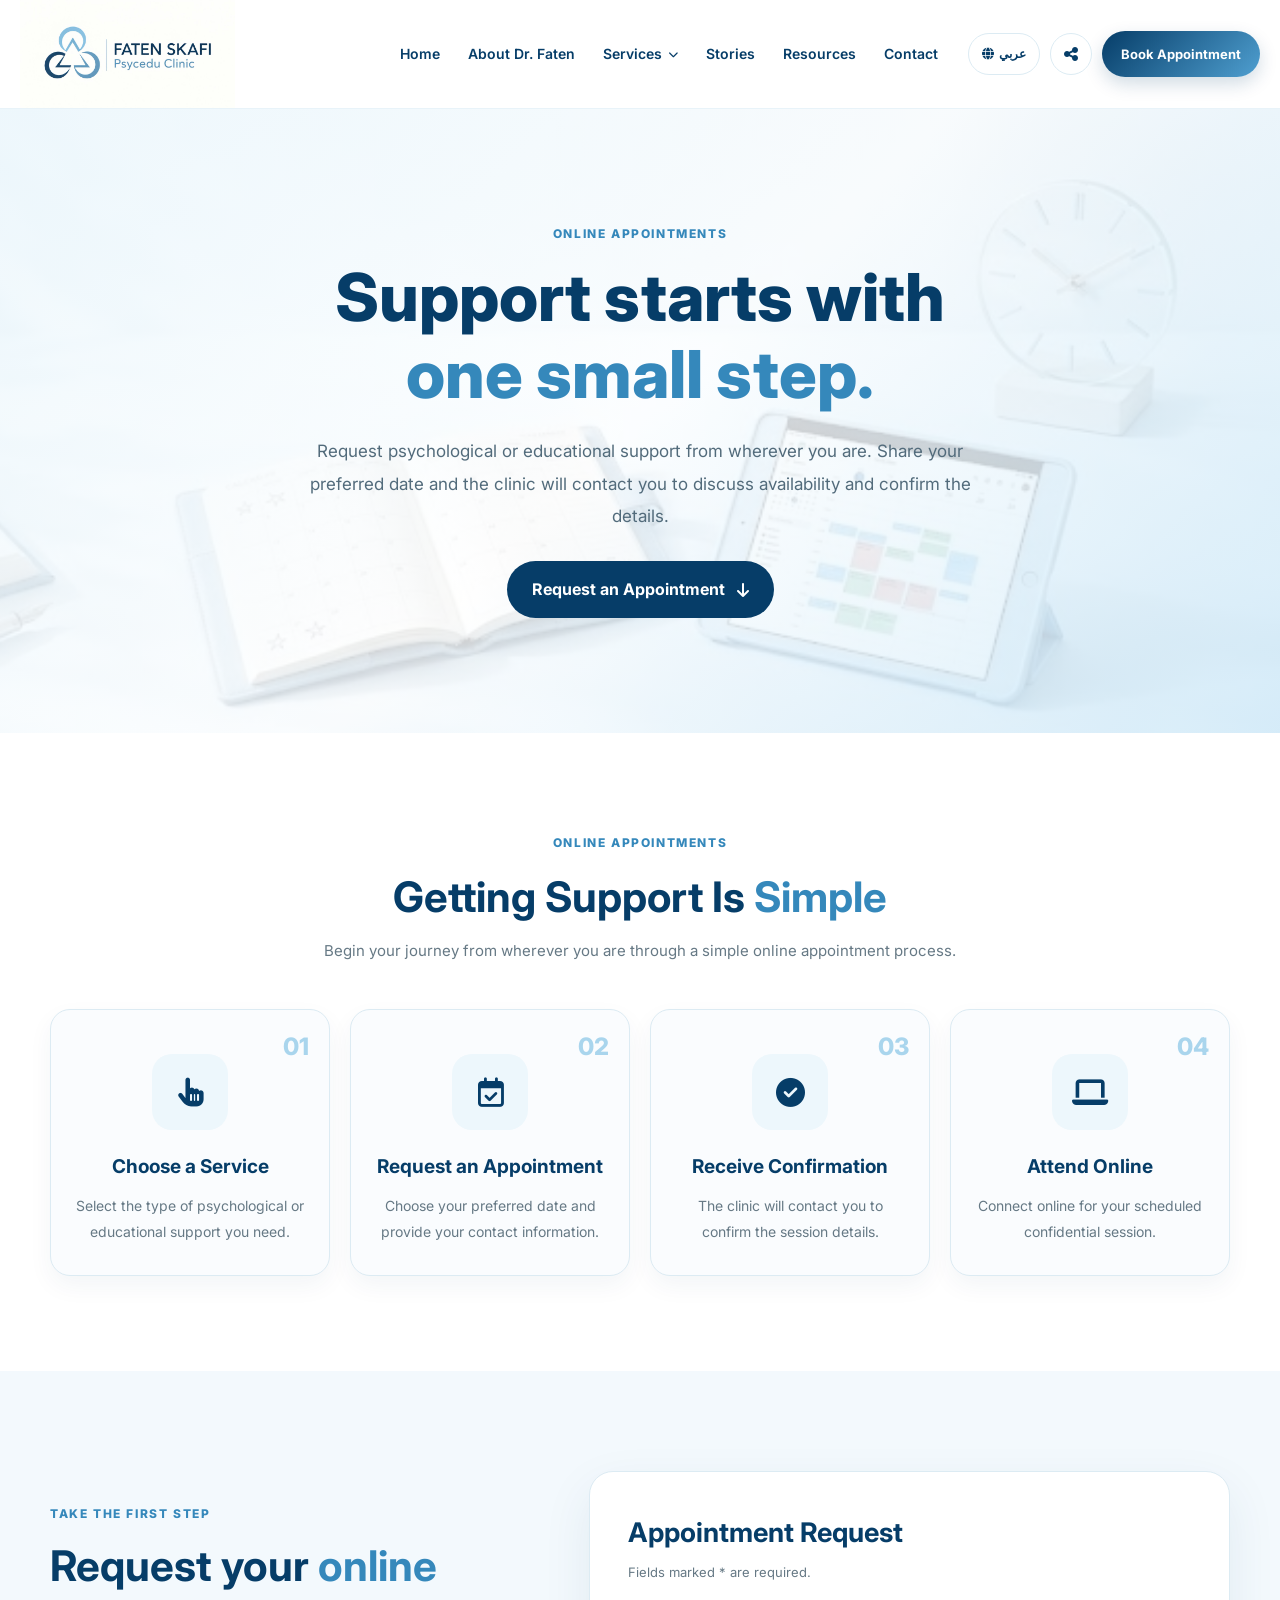
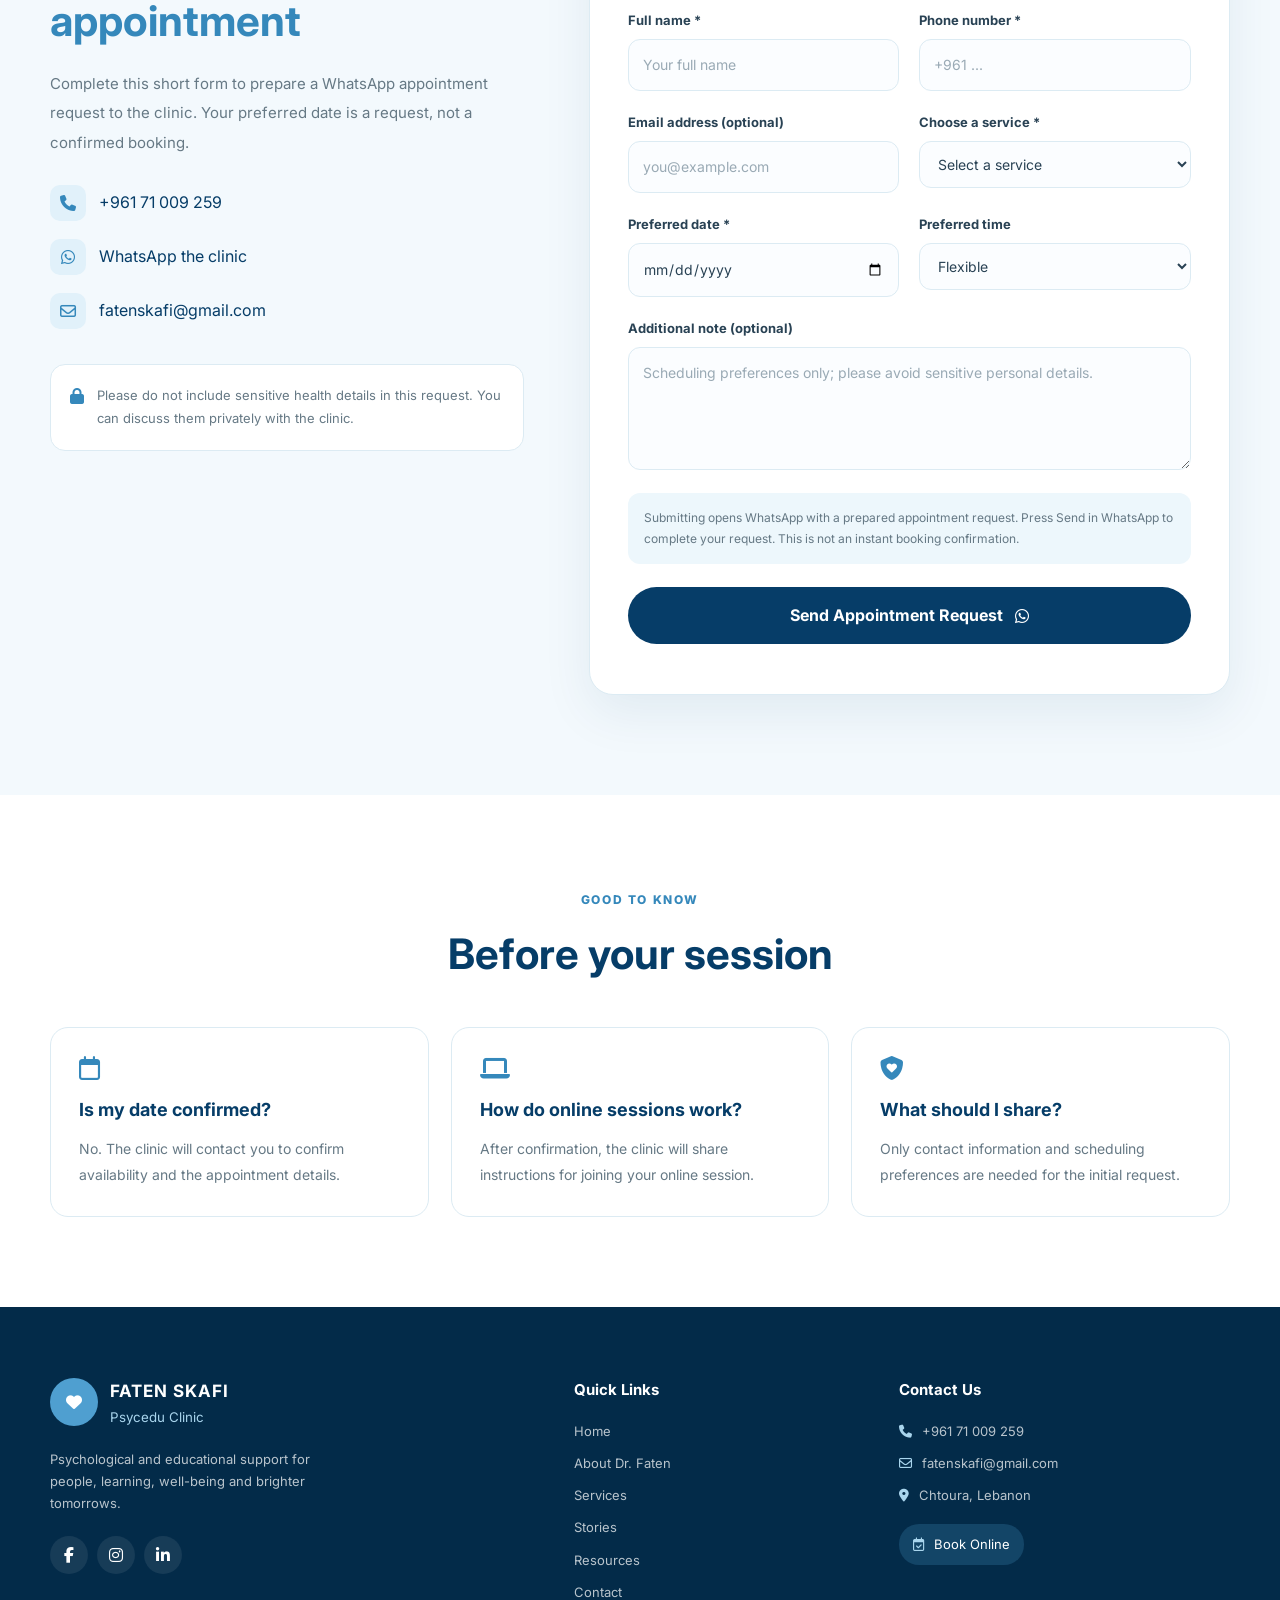
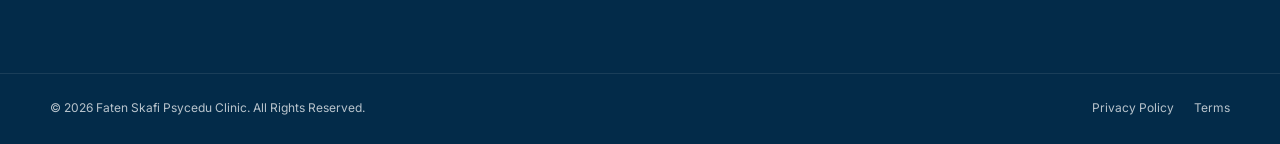
<file: appointment.html>
<!DOCTYPE html>
<html lang="en" dir="ltr">

<head>
    <meta charset="UTF-8">
    <meta name="viewport" content="width=device-width, initial-scale=1">

    <meta name="description"
          content="Request an online psychological or educational appointment with Dr. Faten Skafi at PsycEdu Clinic.">

    <title>Online Appointments | PsycEdu Clinic</title>

    <link rel="icon" href="icon.jpeg" type="image/jpeg">

    <link rel="preconnect" href="https://fonts.googleapis.com">
    <link rel="preconnect" href="https://fonts.gstatic.com" crossorigin>

    <link href="https://fonts.googleapis.com/css2?family=Cairo:wght@400;500;600;700;800&family=Inter:wght@400;500;600;700;800&display=swap"
          rel="stylesheet">

    <link rel="stylesheet"
          href="https://cdnjs.cloudflare.com/ajax/libs/font-awesome/6.5.2/css/all.min.css">

    <link rel="stylesheet" href="style.css">
    <link rel="stylesheet" href="appointment.css">
</head>

<body>

<!-- =====================================================
     HEADER
===================================================== -->

<header class="site-header">

    <div class="header-container">

        <a href="index.html" class="logo" aria-label="Psycedu Clinic Home">
            <img src="logo.jpeg" alt="Faten Skafi Psycedu Clinic">
        </a>

        <button class="menu-toggle"
                id="menuToggle"
                type="button"
                aria-label="Open navigation"
                aria-expanded="false">

            <i class="fa-solid fa-bars"></i>
        </button>

        <nav class="main-nav" id="mainNav">

            <a href="index.html"
               class="nav-link"
               data-i18n="navHome">Home</a>

            <a href="about.html"
               class="nav-link"
               data-i18n="navAbout">About Dr. Faten</a>

            <!-- SERVICES DROPDOWN -->

            <div class="nav-dropdown">

                <button class="dropdown-toggle"
                        type="button"
                        aria-expanded="false"
                        aria-haspopup="true">

                    <span data-i18n="navServices">Services</span>

                    <i class="fa-solid fa-chevron-down"></i>

                </button>

                <div class="dropdown-menu">

                    <a href="service-counseling.html"
                       data-i18n="service1">
                        Psychological Counseling
                    </a>

                    <a href="service-assessment.html"
                       data-i18n="service2">
                        Psychoeducational Assessment
                    </a>

                    <a href="service-reports.html"
                       data-i18n="service3">
                        Psychoeducational Reports
                    </a>

                    <a href="service-learning.html"
                       data-i18n="service4">
                        Learning Difficulties &amp; ADHD
                    </a>

                    <a href="service-family.html"
                       data-i18n="service5">
                        Family Guidance &amp; Skills Development
                    </a>

                </div>

            </div>

            <a href="stories.html"
               class="nav-link"
               data-i18n="navStories">Stories</a>

            <a href="resources.html"
               class="nav-link"
               data-i18n="navResources">Resources</a>

            <a href="contact.html"
               class="nav-link"
               data-i18n="navContact">Contact</a>

            <!-- MOBILE ACTIONS -->

            <div class="mobile-nav-actions">

                <button class="language-btn mobile-language"
                        type="button"
                        aria-label="Switch language">

                    <i class="fa-solid fa-globe"></i>
                    <span class="languageText">عربي</span>

                </button>

                <a href="appointment.html"
                   class="appointment-btn mobile-appointment"
                   data-i18n="bookAppointment">
                    Book Appointment
                </a>

            </div>

        </nav>

        <!-- DESKTOP ACTIONS -->

        <div class="header-actions">

            <button class="language-btn"
                    id="languageButton"
                    type="button"
                    aria-label="Switch language">

                <i class="fa-solid fa-globe"></i>
                <span class="languageText">عربي</span>

            </button>

            <div class="share-wrapper">

                <button class="share-btn"
                        id="shareButton"
                        type="button"
                        aria-label="Share this page"
                        aria-expanded="false">

                    <i class="fa-solid fa-share-nodes"></i>

                </button>

                <div class="share-menu" id="shareMenu">

                    <span class="share-title" data-i18n="shareTitle">
                        Share this page
                    </span>

                    <div class="share-options">

                        <button type="button"
                                data-share="whatsapp"
                                aria-label="Share on WhatsApp">
                            <i class="fa-brands fa-whatsapp"></i>
                        </button>

                        <button type="button"
                                data-share="facebook"
                                aria-label="Share on Facebook">
                            <i class="fa-brands fa-facebook-f"></i>
                        </button>

                        <button type="button"
                                data-share="linkedin"
                                aria-label="Share on LinkedIn">
                            <i class="fa-brands fa-linkedin-in"></i>
                        </button>

                        <button type="button"
                                data-share="copy"
                                aria-label="Copy page link">
                            <i class="fa-solid fa-link"></i>
                        </button>

                    </div>

                </div>

            </div>

            <a href="appointment.html"
               class="appointment-btn"
               data-i18n="bookAppointment">
                Book Appointment
            </a>

        </div>

    </div>

</header>


<!-- =====================================================
     MAIN CONTENT
===================================================== -->

<main>

    <!-- HERO -->

    <section class="appointment-hero">

        <div class="container appointment-hero-inner">

            <span class="appointment-kicker" data-appt="heroTag">
                ONLINE APPOINTMENTS
            </span>

            <h1 data-appt="heroTitle">
                Support starts with <span>one small step.</span>
            </h1>

            <p data-appt="heroText">
                Request psychological or educational support from wherever you are.
                Share your preferred date and the clinic will contact you to discuss
                availability and confirm the details.
            </p>

            <a href="#appointment-form" class="appointment-hero-button">

                <span data-appt="heroButton">
                    Request an Appointment
                </span>

                <i class="fa-solid fa-arrow-down"></i>

            </a>

        </div>

    </section>


    <!-- HOW APPOINTMENTS WORK -->

    <section class="appointment-steps">

        <div class="container">

            <div class="appointment-section-heading">

                <span class="appointment-kicker" data-appt="stepsLabel">
                    ONLINE APPOINTMENTS
                </span>

                <h2 data-appt="stepsTitle">
                    Getting Support Is <span>Simple</span>
                </h2>

                <p data-appt="stepsText">
                    Begin your journey from wherever you are through a simple
                    online appointment process.
                </p>

            </div>


            <div class="appointment-steps-grid">

                <article class="appointment-step">

                    <span class="appointment-step-number">01</span>

                    <div class="appointment-step-icon">
                        <i class="fa-solid fa-hand-pointer"></i>
                    </div>

                    <h3 data-appt="step1Title">Choose a Service</h3>

                    <p data-appt="step1Text">
                        Select the type of psychological or educational support you need.
                    </p>

                </article>


                <article class="appointment-step">

                    <span class="appointment-step-number">02</span>

                    <div class="appointment-step-icon">
                        <i class="fa-regular fa-calendar-check"></i>
                    </div>

                    <h3 data-appt="step2Title">Request an Appointment</h3>

                    <p data-appt="step2Text">
                        Choose your preferred date and provide your contact information.
                    </p>

                </article>


                <article class="appointment-step">

                    <span class="appointment-step-number">03</span>

                    <div class="appointment-step-icon">
                        <i class="fa-solid fa-circle-check"></i>
                    </div>

                    <h3 data-appt="step3Title">Receive Confirmation</h3>

                    <p data-appt="step3Text">
                        The clinic will contact you to confirm the session details.
                    </p>

                </article>


                <article class="appointment-step">

                    <span class="appointment-step-number">04</span>

                    <div class="appointment-step-icon">
                        <i class="fa-solid fa-laptop"></i>
                    </div>

                    <h3 data-appt="step4Title">Attend Online</h3>

                    <p data-appt="step4Text">
                        Connect online for your scheduled confidential session.
                    </p>

                </article>

            </div>

        </div>

    </section>


    <!-- APPOINTMENT REQUEST FORM -->

    <section class="appointment-request-section" id="appointment-form">

        <div class="container appointment-request-layout">


            <!-- LEFT INFORMATION -->

            <aside class="appointment-request-aside">

                <span class="appointment-kicker" data-appt="formKicker">
                    TAKE THE FIRST STEP
                </span>

                <h2 data-appt="formHeading">
                    Request your <span>online appointment</span>
                </h2>

                <p data-appt="formIntro">
                    Complete this short form to prepare a WhatsApp appointment
                    request to the clinic. Your preferred date is a request,
                    not a confirmed booking.
                </p>


                <div class="appointment-contact-line">

                    <i class="fa-solid fa-phone"></i>

                    <a href="tel:+96171009259">
                        +961 71 009 259
                    </a>

                </div>


                <div class="appointment-contact-line">

                    <i class="fa-brands fa-whatsapp"></i>

                    <a href="https://wa.me/96171009259"
                       target="_blank"
                       rel="noopener noreferrer">
                        WhatsApp the clinic
                    </a>

                </div>


                <div class="appointment-contact-line">

                    <i class="fa-regular fa-envelope"></i>

                    <a href="mailto:fatenskafi@gmail.com">
                        fatenskafi@gmail.com
                    </a>

                </div>


                <div class="appointment-aside-note">

                    <i class="fa-solid fa-lock"></i>

                    <p data-appt="sensitiveNote">
                        Please do not include sensitive health details in this request.
                        You can discuss them privately with the clinic.
                    </p>

                </div>

            </aside>


            <!-- FORM -->

            <form id="appointmentRequestForm"
                  class="appointment-form-card">

                <div class="appointment-form-head">

                    <h3 data-appt="formTitle">
                        Appointment Request
                    </h3>

                    <p data-appt="formSubtitle">
                        Fields marked * are required.
                    </p>

                </div>


                <div class="appointment-form-grid">


                    <div class="appointment-field">

                        <label for="apptName" data-appt="name">
                            Full name *
                        </label>

                        <input id="apptName"
                               name="name"
                               type="text"
                               autocomplete="name"
                               maxlength="100"
                               required
                               placeholder="Your full name">

                    </div>


                    <div class="appointment-field">

                        <label for="apptPhone" data-appt="phone">
                            Phone number *
                        </label>

                        <input id="apptPhone"
                               name="phone"
                               type="tel"
                               autocomplete="tel"
                               maxlength="35"
                               required
                               placeholder="+961 ...">

                    </div>


                    <div class="appointment-field">

                        <label for="apptEmail" data-appt="emailOptional">
                            Email address (optional)
                        </label>

                        <input id="apptEmail"
                               name="email"
                               type="email"
                               autocomplete="email"
                               maxlength="150"
                               placeholder="you@example.com">

                    </div>


                    <div class="appointment-field">

                        <label for="apptService" data-appt="service">
                            Choose a service *
                        </label>

                        <select id="apptService" name="service" required>

                            <option value="" data-appt="chooseService">
                                Select a service
                            </option>

                            <option value="Psychological Counseling"
                                    data-appt="svc1">
                                Psychological Counseling
                            </option>

                            <option value="Psychoeducational Assessment"
                                    data-appt="svc2">
                                Psychoeducational Assessment
                            </option>

                            <option value="Psychoeducational Reports"
                                    data-appt="svc3">
                                Psychoeducational Reports
                            </option>

                            <option value="Learning Difficulties & ADHD"
                                    data-appt="svc4">
                                Learning Difficulties &amp; ADHD
                            </option>

                            <option value="Family Guidance & Skills Development"
                                    data-appt="svc5">
                                Family Guidance &amp; Skills Development
                            </option>

                        </select>

                    </div>


                    <div class="appointment-field">

                        <label for="apptDate" data-appt="date">
                            Preferred date *
                        </label>

                        <input id="apptDate"
                               name="date"
                               type="date"
                               required>

                    </div>


                    <div class="appointment-field">

                        <label for="apptTime" data-appt="time">
                            Preferred time
                        </label>

                        <select id="apptTime" name="time">

                            <option value="Flexible" data-appt="flexible">
                                Flexible
                            </option>

                            <option value="Morning" data-appt="morning">
                                Morning
                            </option>

                            <option value="Afternoon" data-appt="afternoon">
                                Afternoon
                            </option>

                            <option value="Evening" data-appt="evening">
                                Evening
                            </option>

                        </select>

                    </div>


                    <div class="appointment-field appointment-field-full">

                        <label for="apptMessage" data-appt="message">
                            Additional note (optional)
                        </label>

                        <textarea id="apptMessage"
                                  name="message"
                                  rows="4"
                                  maxlength="400"
                                  placeholder="Scheduling preferences only; please avoid sensitive personal details."></textarea>

                    </div>

                </div>


                <p class="appointment-form-notice" data-appt="formNotice">
                    Submitting opens WhatsApp with a prepared appointment request.
                    Press Send in WhatsApp to complete your request.
                    This is not an instant booking confirmation.
                </p>


                <button class="appointment-submit" type="submit">

                    <span data-appt="submit">
                        Send Appointment Request
                    </span>

                    <i class="fa-brands fa-whatsapp"></i>

                </button>


                <p class="appointment-form-status"
                   id="apptStatus"
                   role="status"
                   aria-live="polite">
                </p>

            </form>

        </div>

    </section>


    <!-- FAQ -->

    <section class="appointment-faq">

        <div class="container">

            <div class="appointment-section-heading">

                <span class="appointment-kicker" data-appt="faqLabel">
                    GOOD TO KNOW
                </span>

                <h2 data-appt="faqTitle">
                    Before your session
                </h2>

            </div>


            <div class="appointment-faq-grid">

                <article>

                    <i class="fa-regular fa-calendar"></i>

                    <h3 data-appt="faq1Title">
                        Is my date confirmed?
                    </h3>

                    <p data-appt="faq1Text">
                        No. The clinic will contact you to confirm availability
                        and the appointment details.
                    </p>

                </article>


                <article>

                    <i class="fa-solid fa-laptop"></i>

                    <h3 data-appt="faq2Title">
                        How do online sessions work?
                    </h3>

                    <p data-appt="faq2Text">
                        After confirmation, the clinic will share instructions
                        for joining your online session.
                    </p>

                </article>


                <article>

                    <i class="fa-solid fa-shield-heart"></i>

                    <h3 data-appt="faq3Title">
                        What should I share?
                    </h3>

                    <p data-appt="faq3Text">
                        Only contact information and scheduling preferences
                        are needed for the initial request.
                    </p>

                </article>

            </div>

        </div>

    </section>

</main>


<!-- =====================================================
     FOOTER
===================================================== -->

<footer class="site-footer">

    <div class="container footer-grid">


        <div class="footer-brand">

            <a href="index.html" class="footer-logo">

                <span class="footer-logo-symbol">
                    <i class="fa-solid fa-heart"></i>
                </span>

                <span>
                    <strong>FATEN SKAFI</strong>
                    <small>Psycedu Clinic</small>
                </span>

            </a>

            <p data-i18n="footerDescription">
                Psychological and educational support for people,
                learning, well-being and brighter tomorrows.
            </p>


            <div class="footer-socials">

                <a href="https://www.facebook.com/share/19TW65atwE/"
                   target="_blank"
                   rel="noopener noreferrer"
                   aria-label="Facebook">
                    <i class="fa-brands fa-facebook-f"></i>
                </a>

                <a href="https://www.instagram.com/dr.faten_skafi?stkn=dXpkZ2U0Z2pqOWF1"
                   target="_blank"
                   rel="noopener noreferrer"
                   aria-label="Instagram">
                    <i class="fa-brands fa-instagram"></i>
                </a>

                <a href="https://www.linkedin.com/in/dr-faten-skafi-13892ab7"
                   target="_blank"
                   rel="noopener noreferrer"
                   aria-label="LinkedIn">
                    <i class="fa-brands fa-linkedin-in"></i>
                </a>

            </div>

        </div>


        <div class="footer-column">

            <h3 data-i18n="quickLinks">Quick Links</h3>

            <a href="index.html" data-i18n="navHome">Home</a>
            <a href="about.html" data-i18n="navAbout">About Dr. Faten</a>
            <a href="services.html" data-i18n="navServices">Services</a>
            <a href="stories.html" data-i18n="navStories">Stories</a>
            <a href="resources.html" data-i18n="navResources">Resources</a>
            <a href="contact.html" data-i18n="navContact">Contact</a>

        </div>


        <div class="footer-column footer-contact">

            <h3 data-i18n="contactUs">Contact Us</h3>

            <a href="tel:+96171009259">
                <i class="fa-solid fa-phone"></i>
                <span>+961 71 009 259</span>
            </a>

            <a href="mailto:fatenskafi@gmail.com">
                <i class="fa-regular fa-envelope"></i>
                <span>fatenskafi@gmail.com</span>
            </a>

            <div>
                <i class="fa-solid fa-location-dot"></i>
                <span data-i18n="location">Chtoura, Lebanon</span>
            </div>

            <a href="appointment.html" class="footer-appointment">
                <i class="fa-regular fa-calendar-check"></i>
                <span data-i18n="bookOnline">Book Online</span>
            </a>

        </div>

    </div>


    <div class="footer-bottom">

        <div class="container footer-bottom-container">

            <p>
                © <span id="currentYear"></span> Faten Skafi Psycedu Clinic.
                <span data-i18n="rights">All Rights Reserved.</span>
            </p>

            <div>
                <a href="#" data-i18n="privacy">Privacy Policy</a>
                <a href="#" data-i18n="terms">Terms</a>
            </div>

        </div>

    </div>

</footer>


<div class="toast" id="toast">Link copied!</div>


<!-- =====================================================
     JAVASCRIPT
===================================================== -->

<script>

/* =====================================================
   TRANSLATIONS
===================================================== */

const apptCopy = {

    en: {

        heroTag: "ONLINE APPOINTMENTS",

        heroTitle: "Support starts with <span>one small step.</span>",

        heroText: "Request psychological or educational support from wherever you are. Share your preferred date and the clinic will contact you to discuss availability and confirm the details.",

        heroButton: "Request an Appointment",

        stepsLabel: "ONLINE APPOINTMENTS",

        stepsTitle: "Getting Support Is <span>Simple</span>",

        stepsText: "Begin your journey from wherever you are through a simple online appointment process.",

        step1Title: "Choose a Service",
        step1Text: "Select the type of psychological or educational support you need.",

        step2Title: "Request an Appointment",
        step2Text: "Choose your preferred date and provide your contact information.",

        step3Title: "Receive Confirmation",
        step3Text: "The clinic will contact you to confirm the session details.",

        step4Title: "Attend Online",
        step4Text: "Connect online for your scheduled confidential session.",

        formKicker: "TAKE THE FIRST STEP",

        formHeading: "Request your <span>online appointment</span>",

        formIntro: "Complete this short form to prepare a WhatsApp appointment request to the clinic. Your preferred date is a request, not a confirmed booking.",

        sensitiveNote: "Please do not include sensitive health details in this request. You can discuss them privately with the clinic.",

        formTitle: "Appointment Request",

        formSubtitle: "Fields marked * are required.",

        name: "Full name *",
        phone: "Phone number *",
        emailOptional: "Email address (optional)",

        service: "Choose a service *",
        chooseService: "Select a service",

        date: "Preferred date *",
        time: "Preferred time",

        flexible: "Flexible",
        morning: "Morning",
        afternoon: "Afternoon",
        evening: "Evening",

        message: "Additional note (optional)",

        formNotice: "Submitting opens WhatsApp with a prepared appointment request. Press Send in WhatsApp to complete your request. This is not an instant booking confirmation.",

        submit: "Send Appointment Request",

        faqLabel: "GOOD TO KNOW",
        faqTitle: "Before your session",

        faq1Title: "Is my date confirmed?",
        faq1Text: "No. The clinic will contact you to confirm availability and the appointment details.",

        faq2Title: "How do online sessions work?",
        faq2Text: "After confirmation, the clinic will share instructions for joining your online session.",

        faq3Title: "What should I share?",
        faq3Text: "Only contact information and scheduling preferences are needed for the initial request.",

        svc1: "Psychological Counseling",
        svc2: "Psychoeducational Assessment",
        svc3: "Psychoeducational Reports",
        svc4: "Learning Difficulties & ADHD",
        svc5: "Family Guidance & Skills Development"

    },


    ar: {

        heroTag: "المواعيد عبر الإنترنت",

        heroTitle: "يبدأ الدعم <span>بخطوة صغيرة.</span>",

        heroText: "اطلب الدعم النفسي أو التربوي من أي مكان. اختر التاريخ المناسب لك وستتواصل العيادة معك لمناقشة التوافر وتأكيد التفاصيل.",

        heroButton: "طلب موعد",

        stepsLabel: "المواعيد عبر الإنترنت",

        stepsTitle: "الحصول على الدعم <span>بسيط</span>",

        stepsText: "ابدأ رحلتك من أي مكان من خلال خطوات سهلة لطلب موعد عبر الإنترنت.",

        step1Title: "اختر الخدمة",
        step1Text: "حدد نوع الدعم النفسي أو التربوي الذي تحتاج إليه.",

        step2Title: "اطلب موعدًا",
        step2Text: "اختر التاريخ المفضل وأدخل معلومات التواصل.",

        step3Title: "تلقَّ التأكيد",
        step3Text: "ستتواصل معك العيادة لتأكيد تفاصيل الجلسة.",

        step4Title: "احضر عبر الإنترنت",
        step4Text: "انضم إلى جلستك السرية عبر الإنترنت في الموعد المحدد.",

        formKicker: "ابدأ الخطوة الأولى",

        formHeading: "اطلب <span>موعدًا عبر الإنترنت</span>",

        formIntro: "املأ هذا النموذج القصير لإعداد طلب موعد عبر واتساب. التاريخ المفضل هو طلب وليس حجزًا مؤكدًا.",

        sensitiveNote: "يرجى عدم إدخال تفاصيل صحية حساسة في الطلب. يمكنك مناقشتها بشكل خاص مع العيادة.",

        formTitle: "طلب موعد",

        formSubtitle: "الحقول المميزة بنجمة * إلزامية.",

        name: "الاسم الكامل *",
        phone: "رقم الهاتف *",
        emailOptional: "البريد الإلكتروني (اختياري)",

        service: "اختر الخدمة *",
        chooseService: "اختر خدمة",

        date: "التاريخ المفضل *",
        time: "الوقت المفضل",

        flexible: "مرن",
        morning: "صباحًا",
        afternoon: "بعد الظهر",
        evening: "مساءً",

        message: "ملاحظة إضافية (اختياري)",

        formNotice: "عند الضغط على الزر، سيفتح واتساب برسالة جاهزة لطلب الموعد. اضغط على إرسال في واتساب لإكمال الطلب. هذا ليس تأكيدًا فوريًا للحجز.",

        submit: "إرسال طلب الموعد",

        faqLabel: "معلومات مهمة",
        faqTitle: "قبل جلستك",

        faq1Title: "هل تم تأكيد التاريخ؟",
        faq1Text: "لا. ستتواصل معك العيادة لتأكيد التوافر وتفاصيل الموعد.",

        faq2Title: "كيف تتم الجلسات عبر الإنترنت؟",
        faq2Text: "بعد التأكيد، ستشارك العيادة معك تعليمات الانضمام إلى الجلسة.",

        faq3Title: "ما المعلومات التي يجب مشاركتها؟",
        faq3Text: "تكفي معلومات التواصل وتفضيلات الموعد عند إرسال الطلب الأولي.",

        svc1: "الاستشارات النفسية",
        svc2: "التقييم النفسي التربوي",
        svc3: "التقارير النفسية التربوية",
        svc4: "دعم صعوبات التعلم واضطراب فرط الحركة وتشتت الانتباه",
        svc5: "الإرشاد الأسري وتنمية المهارات"

    }

};


/* =====================================================
   NAVIGATION TRANSLATIONS
===================================================== */

const navCopy = {

    en: {

        navHome: "Home",
        navAbout: "About Dr. Faten",
        navServices: "Services",
        navStories: "Stories",
        navResources: "Resources",
        navContact: "Contact",

        bookAppointment: "Book Appointment",

        service1: "Psychological Counseling",
        service2: "Psychoeducational Assessment",
        service3: "Psychoeducational Reports",
        service4: "Learning Difficulties & ADHD",
        service5: "Family Guidance & Skills Development",

        quickLinks: "Quick Links",
        contactUs: "Contact Us",

        location: "Chtoura, Lebanon",
        bookOnline: "Book Online",

        rights: "All Rights Reserved.",
        privacy: "Privacy Policy",
        terms: "Terms",

        footerDescription: "Psychological and educational support for people, learning, well-being and brighter tomorrows.",

        shareTitle: "Share this page"

    },


    ar: {

        navHome: "الرئيسية",
        navAbout: "عن الدكتورة فاتن",
        navServices: "الخدمات",
        navStories: "قصص",
        navResources: "الموارد",
        navContact: "تواصل معنا",

        bookAppointment: "احجز موعدًا",

        service1: "الاستشارات النفسية",
        service2: "التقييم النفسي التربوي",
        service3: "التقارير النفسية التربوية",
        service4: "دعم صعوبات التعلم واضطراب فرط الحركة وتشتت الانتباه",
        service5: "الإرشاد الأسري وتنمية المهارات",

        quickLinks: "روابط سريعة",
        contactUs: "تواصل معنا",

        location: "شتورا، لبنان",
        bookOnline: "احجز عبر الإنترنت",

        rights: "جميع الحقوق محفوظة.",
        privacy: "سياسة الخصوصية",
        terms: "الشروط",

        footerDescription: "دعم نفسي وتربوي يعزز التعلم والرفاه وآفاق المستقبل.",

        shareTitle: "شارك هذه الصفحة"

    }

};


/* =====================================================
   LANGUAGE MANAGEMENT
===================================================== */

let lang = "en";

try {

    lang = localStorage.getItem("language") === "ar"
        ? "ar"
        : "en";

} catch (e) {}


function applyLang(next) {

    lang = next;

    document.documentElement.lang = lang;

    document.documentElement.dir =
        lang === "ar" ? "rtl" : "ltr";


    // Appointment page translations

    document.querySelectorAll("[data-appt]").forEach(el => {

        const key = el.dataset.appt;

        const value = apptCopy[lang][key];

        if (value === undefined) return;

        if (["heroTitle", "stepsTitle", "formHeading"].includes(key)) {

            el.innerHTML = value;

        } else {

            el.textContent = value;

        }

    });


    // Header and footer translations

    document.querySelectorAll("[data-i18n]").forEach(el => {

        const value = navCopy[lang][el.dataset.i18n];

        if (value !== undefined) {

            el.textContent = value;

        }

    });


    // Language buttons

    document.querySelectorAll(".languageText").forEach(el => {

        el.textContent = lang === "ar" ? "EN" : "عربي";

    });


    try {

        localStorage.setItem("language", lang);

    } catch (e) {}

}


applyLang(lang);


/* =====================================================
   LANGUAGE BUTTONS
===================================================== */

document.querySelectorAll(".language-btn").forEach(btn => {

    btn.addEventListener("click", () => {

        applyLang(lang === "en" ? "ar" : "en");

    });

});


/* =====================================================
   MOBILE NAVIGATION
===================================================== */

const menuToggle = document.getElementById("menuToggle");

const mainNav = document.getElementById("mainNav");


function closeMobileMenu() {

    if (!menuToggle || !mainNav) return;

    mainNav.classList.remove("is-open");

    menuToggle.setAttribute("aria-expanded", "false");

    menuToggle.setAttribute(
        "aria-label",
        lang === "ar" ? "فتح القائمة" : "Open navigation"
    );

    const icon = menuToggle.querySelector("i");

    if (icon) {

        icon.className = "fa-solid fa-bars";

    }

    closeServicesDropdown();

}


if (menuToggle && mainNav) {

    menuToggle.addEventListener("click", () => {

        const isOpen = mainNav.classList.toggle("is-open");

        menuToggle.setAttribute(
            "aria-expanded",
            String(isOpen)
        );

        menuToggle.setAttribute(
            "aria-label",
            isOpen
                ? (lang === "ar" ? "إغلاق القائمة" : "Close navigation")
                : (lang === "ar" ? "فتح القائمة" : "Open navigation")
        );

        const icon = menuToggle.querySelector("i");

        if (icon) {

            icon.className = isOpen
                ? "fa-solid fa-xmark"
                : "fa-solid fa-bars";

        }

        if (!isOpen) {

            closeServicesDropdown();

        }

    });

}


/* =====================================================
   SERVICES DROPDOWN - MOBILE AND DESKTOP
===================================================== */

const serviceDropdowns =
    document.querySelectorAll(".nav-dropdown");


function closeServicesDropdown() {

    serviceDropdowns.forEach(drop => {

        drop.classList.remove("is-open");

        const button = drop.querySelector(".dropdown-toggle");

        if (button) {

            button.setAttribute("aria-expanded", "false");

        }

    });

}


serviceDropdowns.forEach(drop => {

    const button = drop.querySelector(".dropdown-toggle");

    const menu = drop.querySelector(".dropdown-menu");

    if (!button || !menu) return;


    button.addEventListener("click", e => {

        e.preventDefault();

        e.stopPropagation();

        const isOpen = drop.classList.contains("is-open");

        closeServicesDropdown();

        if (!isOpen) {

            drop.classList.add("is-open");

            button.setAttribute("aria-expanded", "true");

        }

    });


    // Close dropdown after selecting a service

    menu.querySelectorAll("a").forEach(link => {

        link.addEventListener("click", () => {

            closeServicesDropdown();

            closeMobileMenu();

        });

    });

});


/* =====================================================
   CLOSE MENUS WHEN CLICKING OUTSIDE
===================================================== */

document.addEventListener("click", e => {

    serviceDropdowns.forEach(drop => {

        if (!drop.contains(e.target)) {

            drop.classList.remove("is-open");

            const button = drop.querySelector(".dropdown-toggle");

            if (button) {

                button.setAttribute("aria-expanded", "false");

            }

        }

    });


    if (
        mainNav &&
        menuToggle &&
        !mainNav.contains(e.target) &&
        !menuToggle.contains(e.target)
    ) {

        if (mainNav.classList.contains("is-open")) {

            closeMobileMenu();

        }

    }

});


/* =====================================================
   SHARE MENU
===================================================== */

const shareButton = document.getElementById("shareButton");

const shareMenu = document.getElementById("shareMenu");

const toast = document.getElementById("toast");


if (shareButton && shareMenu) {

    shareButton.addEventListener("click", e => {

        e.stopPropagation();

        const isOpen = shareMenu.classList.toggle("active");

        shareButton.setAttribute(
            "aria-expanded",
            String(isOpen)
        );

    });


    document.addEventListener("click", e => {

        if (!e.target.closest(".share-wrapper")) {

            shareMenu.classList.remove("active");

            shareButton.setAttribute("aria-expanded", "false");

        }

    });


    document.querySelectorAll("[data-share]").forEach(button => {

        button.addEventListener("click", async () => {

            const pageURL = encodeURIComponent(location.href);

            let target = "";


            switch (button.dataset.share) {

                case "whatsapp":

                    target =
                        "https://wa.me/?text=" +
                        encodeURIComponent("PsycEdu Clinic Appointment ") +
                        pageURL;

                    break;


                case "facebook":

                    target =
                        "https://www.facebook.com/sharer/sharer.php?u=" +
                        pageURL;

                    break;


                case "linkedin":

                    target =
                        "https://www.linkedin.com/sharing/share-offsite/?url=" +
                        pageURL;

                    break;


                case "copy":

                    try {

                        await navigator.clipboard.writeText(location.href);

                        if (toast) {

                            toast.textContent =
                                lang === "ar"
                                    ? "تم نسخ الرابط!"
                                    : "Link copied!";

                            toast.classList.add("show");

                            setTimeout(() => {

                                toast.classList.remove("show");

                            }, 2200);

                        }

                    } catch (error) {

                        prompt(
                            lang === "ar" ? "انسخ الرابط:" : "Copy link:",
                            location.href
                        );

                    }

                    break;

            }


            if (target) {

                window.open(target, "_blank", "noopener,noreferrer");

            }


            shareMenu.classList.remove("active");

            shareButton.setAttribute("aria-expanded", "false");

        });

    });

}


/* =====================================================
   PREVENT PAST APPOINTMENT DATES
===================================================== */

const dateField = document.getElementById("apptDate");

if (dateField) {

    const today = new Date();

    const localToday = new Date(
        today.getTime() - today.getTimezoneOffset() * 60000
    ).toISOString().slice(0, 10);

    dateField.min = localToday;

}


/* =====================================================
   APPOINTMENT REQUEST THROUGH WHATSAPP
===================================================== */

const appointmentForm =
    document.getElementById("appointmentRequestForm");


if (appointmentForm) {

    appointmentForm.addEventListener("submit", e => {

        e.preventDefault();

        const form = e.currentTarget;

        if (!form.reportValidity()) return;


        const data = new FormData(form);

        const service = data.get("service");

        const time = data.get("time");


        const serviceArabic = {

            "Psychological Counseling":
                "الاستشارات النفسية",

            "Psychoeducational Assessment":
                "التقييم النفسي التربوي",

            "Psychoeducational Reports":
                "التقارير النفسية التربوية",

            "Learning Difficulties & ADHD":
                "دعم صعوبات التعلم واضطراب فرط الحركة وتشتت الانتباه",

            "Family Guidance & Skills Development":
                "الإرشاد الأسري وتنمية المهارات"

        };


        const timeArabic = {

            "Flexible": "مرن",

            "Morning": "صباحًا",

            "Afternoon": "بعد الظهر",

            "Evening": "مساءً"

        };


        const fields = lang === "ar"

            ? [

                ["الاسم الكامل", data.get("name")],

                ["رقم الهاتف", data.get("phone")],

                ["البريد الإلكتروني", data.get("email") || "لم يُذكر"],

                ["الخدمة المطلوبة", serviceArabic[service] || service],

                ["التاريخ المفضل", data.get("date")],

                ["الوقت المفضل", timeArabic[time] || time],

                ["ملاحظة تتعلق بالموعد", data.get("message") || "لا توجد"]

            ]


            : [

                ["Full name", data.get("name")],

                ["Phone", data.get("phone")],

                ["Email", data.get("email") || "Not provided"],

                ["Service", service],

                ["Preferred date", data.get("date")],

                ["Preferred time", time],

                ["Scheduling note", data.get("message") || "None"]

            ];


        const greeting = lang === "ar"

            ? "مرحبًا عيادة PsycEdu، أود طلب موعد."

            : "Hello PsycEdu Clinic, I would like to request an online appointment.";


        const closing = lang === "ar"

            ? "يرجى التواصل معي لتأكيد التوافر وتفاصيل الموعد. شكرًا لكم."

            : "Please contact me to confirm availability and appointment details. Thank you.";


        const message =

            greeting + "\n\n" +

            fields.map(([label, value]) => {

                return label + ": " + value;

            }).join("\n") +

            "\n\n" + closing;


        // Clinic WhatsApp number

        const clinicWhatsAppNumber = "96171009259";


        const whatsappURL =

            "https://wa.me/" + clinicWhatsAppNumber +

            "?text=" + encodeURIComponent(message);


        const status = document.getElementById("apptStatus");


        if (status) {

            status.textContent = lang === "ar"

                ? "سيُفتح واتساب برسالة جاهزة. اضغط على إرسال لإكمال الطلب."

                : "WhatsApp will open with your prepared request. Press Send to complete it.";

        }


        window.open(
            whatsappURL,
            "_blank",
            "noopener,noreferrer"
        );

    });

}


/* =====================================================
   FOOTER YEAR
===================================================== */

const year = document.getElementById("currentYear");

if (year) {

    year.textContent = new Date().getFullYear();

}

</script>

</body>
</html>
</file>
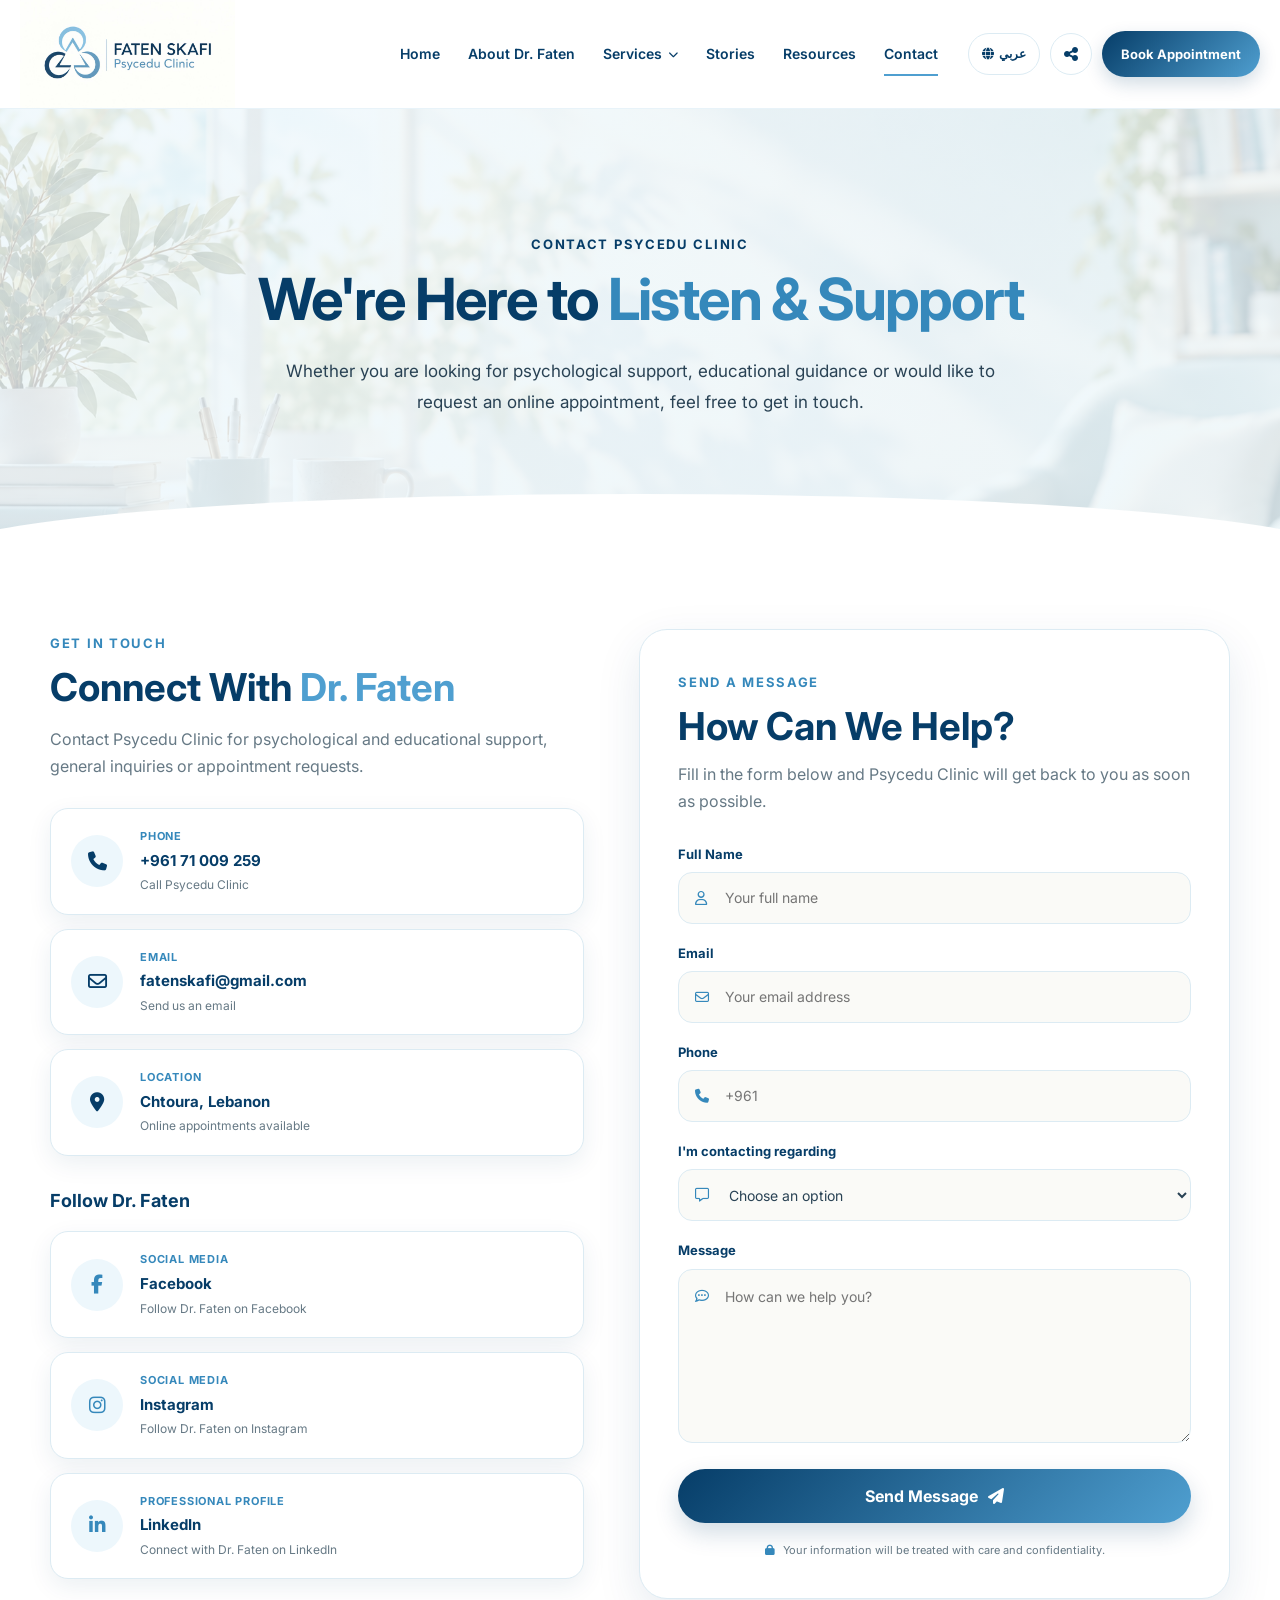
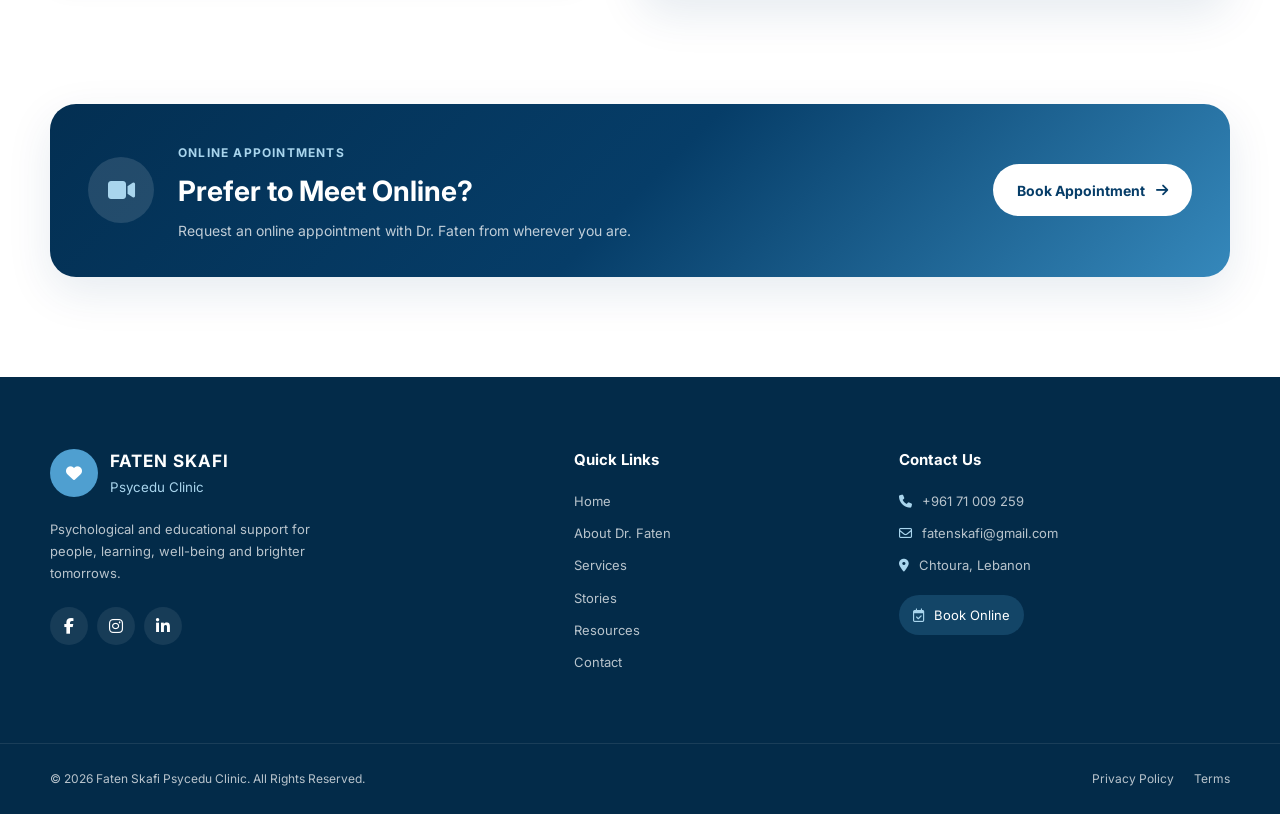
<file: contact.html>
<!DOCTYPE html>
<html lang="en" dir="ltr">

<head>

    <meta charset="UTF-8">

    <meta name="viewport"
          content="width=device-width, initial-scale=1.0">

    <meta name="description"
          content="Contact Dr. Faten Skafi at Psycedu Clinic for psychological and educational support, consultations and online appointments.">

    <title>Contact | Dr. Faten Skafi - Psycedu Clinic</title>

    <!-- WEBSITE ICON -->
    <link rel="icon"
          type="image/jpeg"
          href="icon.jpeg">


    <!-- GOOGLE FONTS -->

    <link rel="preconnect"
          href="https://fonts.googleapis.com">

    <link rel="preconnect"
          href="https://fonts.gstatic.com"
          crossorigin>

    <link href="https://fonts.googleapis.com/css2?family=Cairo:wght@400;500;600;700&family=Inter:wght@400;500;600;700&display=swap"
          rel="stylesheet">


    <!-- FONT AWESOME -->

    <link rel="stylesheet"
          href="https://cdnjs.cloudflare.com/ajax/libs/font-awesome/6.5.2/css/all.min.css">


    <!-- MAIN CSS -->

    <link rel="stylesheet"
          href="contact.css">

</head>


<body>


<!-- =========================================================
     HEADER
========================================================= -->

<header class="site-header">

    <div class="header-container">


        <!-- LOGO -->

        <a href="index.html"
           class="logo"
           aria-label="Psycedu Clinic Home">

            <img src="logo.jpeg"
                 alt="Faten Skafi Psycedu Clinic">

        </a>



        <!-- MOBILE MENU -->

        <button class="menu-toggle"
                id="menuToggle"
                type="button"
                aria-label="Open navigation"
                aria-expanded="false">

            <i class="fa-solid fa-bars"></i>

        </button>



        <!-- NAVIGATION -->

        <nav class="main-nav"
             id="mainNav">


            <a href="index.html"
               class="nav-link"
               data-i18n="navHome">

                Home

            </a>


            <a href="about.html"
               class="nav-link"
               data-i18n="navAbout">

                About Dr. Faten

            </a>



            <!-- SERVICES DROPDOWN -->

            <div class="nav-dropdown">

                <button class="dropdown-toggle"
                        type="button">

                    <span data-i18n="navServices">
                        Services
                    </span>

                    <i class="fa-solid fa-chevron-down"></i>

                </button>


                <div class="dropdown-menu">


                    <a href="service-counseling.html"
                       data-i18n="service1">

                        Psychological Counseling

                    </a>


                    <a href="service-assessment.html"
                       data-i18n="service2">

                        Psychoeducational Assessment

                    </a>


                    <a href="service-reports.html"
                       data-i18n="service3">

                        Psychoeducational Reports

                    </a>


                    <a href="service-learning.html"
                       data-i18n="service4">

                        Learning Difficulties & ADHD

                    </a>


                    <a href="service-family.html"
                       data-i18n="service5">

                        Family Guidance & Skills Development

                    </a>


                </div>

            </div>

            <a href="stories.html"
               class="nav-link"
               data-i18n="navStories">

                Stories

            </a>



            <a href="resources.html"
               class="nav-link"
               data-i18n="navResources">

                Resources

            </a>


            <!-- CONTACT ACTIVE -->

            <a href="contact.html"
               class="nav-link active"
               data-i18n="navContact">

                Contact

            </a>



            <!-- MOBILE ACTIONS -->

            <div class="mobile-nav-actions">


                <button class="language-btn mobile-language"
                        type="button">

                    <i class="fa-solid fa-globe"></i>

                    <span class="languageText">
                        عربي
                    </span>

                </button>


                <a href="appointment.html"
                   class="appointment-btn mobile-appointment"
                   data-i18n="bookAppointment">

                    Book Appointment

                </a>


            </div>

        </nav>



        <!-- HEADER ACTIONS -->

        <div class="header-actions">


            <!-- LANGUAGE -->

            <button class="language-btn"
                    id="languageButton"
                    type="button"
                    aria-label="Switch language">

                <i class="fa-solid fa-globe"></i>

                <span class="languageText">
                    عربي
                </span>

            </button>



            <!-- SHARE -->

            <div class="share-wrapper">


                <button class="share-btn"
                        id="shareButton"
                        type="button"
                        aria-label="Share this page"
                        aria-expanded="false">

                    <i class="fa-solid fa-share-nodes"></i>

                </button>



                <div class="share-menu"
                     id="shareMenu">


                    <span class="share-title"
                          data-i18n="shareTitle">

                        Share this page

                    </span>


                    <div class="share-options">


                        <!-- WHATSAPP -->

                        <button type="button"
                                data-share="whatsapp"
                                aria-label="Share on WhatsApp">

                            <i class="fa-brands fa-whatsapp"></i>

                        </button>


                        <!-- FACEBOOK -->

                        <button type="button"
                                data-share="facebook"
                                aria-label="Share on Facebook">

                            <i class="fa-brands fa-facebook-f"></i>

                        </button>


                        <!-- LINKEDIN -->

                        <button type="button"
                                data-share="linkedin"
                                aria-label="Share on LinkedIn">

                            <i class="fa-brands fa-linkedin-in"></i>

                        </button>


                        <!-- COPY -->

                        <button type="button"
                                data-share="copy"
                                aria-label="Copy page link">

                            <i class="fa-solid fa-link"></i>

                        </button>


                    </div>

                </div>

            </div>



            <!-- APPOINTMENT -->

            <a href="appointment.html"
               class="appointment-btn"
               data-i18n="bookAppointment">

                Book Appointment

            </a>


        </div>

    </div>

</header>



<!-- =========================================================
     MAIN
========================================================= -->

<main>



<!-- =========================================================
     CONTACT HERO
========================================================= -->

<section class="contact-page-hero">

    <div class="container contact-page-hero-container">

        <span class="section-label"
              data-i18n="contactHeroLabel">

            Contact Psycedu Clinic

        </span>


        <h1 data-i18n="contactHeroTitle">

            We're Here to
            <span>Listen & Support</span>

        </h1>


        <p data-i18n="contactHeroDescription">

            Whether you are looking for psychological support,
            educational guidance or would like to request an
            online appointment, feel free to get in touch.

        </p>

    </div>

</section>



<!-- =========================================================
     CONTACT INFORMATION
========================================================= -->

<section class="contact-page-section">

    <div class="container contact-page-grid">



        <!-- LEFT SIDE -->

        <div class="contact-information">


            <span class="section-label"
                  data-i18n="getInTouch">

                Get in Touch

            </span>


            <h2 data-i18n="contactHeading">

                Connect With
                <span>Dr. Faten</span>

            </h2>


            <p class="contact-intro"
               data-i18n="contactIntro">

                Contact Psycedu Clinic for psychological and
                educational support, general inquiries or
                appointment requests.

            </p>



            <!-- PHONE -->

            <a href="tel:+96171009259"
               class="contact-info-card">

                <div class="contact-info-icon">

                    <i class="fa-solid fa-phone"></i>

                </div>


                <div>

                    <small data-i18n="phoneLabel">
                        Phone
                    </small>

                    <strong>
                        +961 71 009 259
                    </strong>

                    <span data-i18n="callClinic">
                        Call Psycedu Clinic
                    </span>

                </div>

            </a>



            <!-- EMAIL -->

            <a href="mailto:fatenskafi@gmail.com"
               class="contact-info-card">

                <div class="contact-info-icon">

                    <i class="fa-regular fa-envelope"></i>

                </div>


                <div>

                    <small data-i18n="emailLabel">
                        Email
                    </small>

                    <strong>
                        fatenskafi@gmail.com
                    </strong>

                    <span data-i18n="emailClinic">
                        Send us an email
                    </span>

                </div>

            </a>



            <!-- LOCATION -->

            <div class="contact-info-card">

                <div class="contact-info-icon">

                    <i class="fa-solid fa-location-dot"></i>

                </div>


                <div>

                    <small data-i18n="locationLabel">
                        Location
                    </small>

                    <strong data-i18n="location">
                        Chtoura, Lebanon
                    </strong>

                    <span data-i18n="onlineAvailable">
                        Online appointments available
                    </span>

                </div>

            </div>



            <!-- =========================================================
     SOCIAL MEDIA
========================================================= -->

<div class="contact-social-section">

    <h3 data-i18n="followDoctor">
        Follow Dr. Faten
    </h3>


    <!-- FACEBOOK -->

    <a href="https://www.facebook.com/share/19TW65atwE/"
       target="_blank"
       rel="noopener noreferrer"
       class="contact-info-card social-info-card"
       aria-label="Follow Dr. Faten on Facebook">

        <div class="contact-info-icon">

            <i class="fa-brands fa-facebook-f"></i>

        </div>


        <div>

            <small>
                Social Media
            </small>

            <strong>
                Facebook
            </strong>

            <span>
                Follow Dr. Faten on Facebook
            </span>

        </div>

    </a>


    <!-- INSTAGRAM -->

    <a href="https://www.instagram.com/dr.faten_skafi?stkn=dXpkZ2U0Z2pqOWF1"
       target="_blank"
       rel="noopener noreferrer"
       class="contact-info-card social-info-card"
       aria-label="Follow Dr. Faten on Instagram">

        <div class="contact-info-icon">

            <i class="fa-brands fa-instagram"></i>

        </div>


        <div>

            <small>
                Social Media
            </small>

            <strong>
                Instagram
            </strong>

            <span>
                Follow Dr. Faten on Instagram
            </span>

        </div>

    </a>


    <!-- LINKEDIN -->

    <a href="https://www.linkedin.com/in/dr-faten-skafi-13892ab7"
       target="_blank"
       rel="noopener noreferrer"
       class="contact-info-card social-info-card"
       aria-label="Connect with Dr. Faten on LinkedIn">

        <div class="contact-info-icon">

            <i class="fa-brands fa-linkedin-in"></i>

        </div>


        <div>

            <small>
                Professional Profile
            </small>

            <strong>
                LinkedIn
            </strong>

            <span>
                Connect with Dr. Faten on LinkedIn
            </span>

        </div>

    </a>
    </div>

</div>



        <!-- =====================================================
             RIGHT SIDE - CONTACT FORM
        ====================================================== -->

        <div class="contact-form-card">


            <div class="contact-form-heading">


                <span class="section-label"
                      data-i18n="sendMessage">

                    Send a Message

                </span>


                <h2 data-i18n="formTitle">

                    How Can We Help?

                </h2>


                <p data-i18n="formDescription">

                    Fill in the form below and Psycedu Clinic
                    will get back to you as soon as possible.

                </p>


            </div>



            <form class="contact-form"
                  id="contactForm">


                <!-- NAME -->

                <div class="form-group">

                    <label for="fullName"
                           data-i18n="fullName">

                        Full Name

                    </label>


                    <div class="input-wrapper">

                        <i class="fa-regular fa-user"></i>

                        <input type="text"
                               id="fullName"
                               name="fullName"
                               placeholder="Your full name"
                               required>

                    </div>

                </div>



                <!-- EMAIL -->

                <div class="form-group">

                    <label for="email"
                           data-i18n="emailLabel">

                        Email

                    </label>


                    <div class="input-wrapper">

                        <i class="fa-regular fa-envelope"></i>

                        <input type="email"
                               id="email"
                               name="email"
                               placeholder="Your email address"
                               required>

                    </div>

                </div>



                <!-- PHONE -->

                <div class="form-group">

                    <label for="phone"
                           data-i18n="phoneLabel">

                        Phone Number

                    </label>


                    <div class="input-wrapper">

                        <i class="fa-solid fa-phone"></i>

                        <input type="tel"
                               id="phone"
                               name="phone"
                               placeholder="+961">

                    </div>

                </div>



                <!-- SUBJECT -->

                <div class="form-group">

                    <label for="subject"
                           data-i18n="contactRegarding">

                        I'm contacting regarding

                    </label>


                    <div class="input-wrapper">

                        <i class="fa-regular fa-message"></i>


                        <select id="subject"
                                name="subject"
                                required>

                            <option value=""
                                    data-i18n="chooseOption">

                                Choose an option

                            </option>


                            <option value="psychological-counseling"
                                    data-i18n="service1">

                                Psychological Counseling

                            </option>


                            <option value="psychoeducational-assessment"
                                    data-i18n="service2">

                                Psychoeducational Assessment

                            </option>


                            <option value="psychoeducational-reports"
                                    data-i18n="service3">

                                Psychoeducational Reports

                            </option>


                            <option value="learning-difficulties"
                                    data-i18n="service4">

                                Learning Difficulties & ADHD

                            </option>


                            <option value="family-guidance"
                                    data-i18n="service5">

                                Family Guidance & Skills Development

                            </option>


                            <option value="appointment"
                                    data-i18n="appointmentInquiry">

                                Appointment Inquiry

                            </option>


                            <option value="other"
                                    data-i18n="otherInquiry">

                                Other Inquiry

                            </option>

                        </select>

                    </div>

                </div>



                <!-- MESSAGE -->

                <div class="form-group">

                    <label for="message"
                           data-i18n="messageLabel">

                        Message

                    </label>


                    <div class="input-wrapper textarea-wrapper">

                        <i class="fa-regular fa-comment-dots"></i>


                        <textarea id="message"
                                  name="message"
                                  rows="6"
                                  placeholder="How can we help you?"
                                  required></textarea>

                    </div>

                </div>



                <!-- SUBMIT -->

                <button type="submit"
                        class="contact-submit-btn">

                    <span data-i18n="sendButton">
                        Send Message
                    </span>

                    <i class="fa-solid fa-paper-plane"></i>

                </button>


                <p class="form-note">

                    <i class="fa-solid fa-lock"></i>

                    <span data-i18n="privacyMessage">

                        Your information will be treated
                        with care and confidentiality.

                    </span>

                </p>


            </form>

        </div>

    </div>

</section>



<!-- =========================================================
     ONLINE APPOINTMENT CTA
========================================================= -->

<section class="contact-appointment-section">

    <div class="container contact-appointment-card">


        <div class="contact-appointment-icon">

            <i class="fa-solid fa-video"></i>

        </div>


        <div class="contact-appointment-content">


            <span data-i18n="onlineAppointments">
                Online Appointments
            </span>


            <h2 data-i18n="appointmentContactTitle">

                Prefer to Meet Online?

            </h2>


            <p data-i18n="appointmentContactText">

                Request an online appointment with Dr. Faten
                from wherever you are.

            </p>

        </div>


        <a href="appointment.html"
           class="primary-btn">

            <span data-i18n="bookAppointment">

                Book Appointment

            </span>

            <i class="fa-solid fa-arrow-right"></i>

        </a>


    </div>

</section>



</main>



<!-- =========================================================
     FOOTER
========================================================= -->

<footer class="site-footer">

    <div class="container footer-grid">



        <!-- BRAND -->

        <div class="footer-brand">


            <a href="index.html"
               class="footer-logo">


                <span class="footer-logo-symbol">

                    <i class="fa-solid fa-heart"></i>

                </span>


                <span>

                    <strong>
                        FATEN SKAFI
                    </strong>

                    <small>
                        Psycedu Clinic
                    </small>

                </span>


            </a>



            <p data-i18n="footerDescription">

                Psychological and educational support
                for people, learning, well-being and
                brighter tomorrows.

            </p>



            <div class="footer-socials">


                <!-- FACEBOOK -->

                <a href="https://www.facebook.com/share/19TW65atwE/"
                   target="_blank"
                   rel="noopener noreferrer"
                   aria-label="Facebook">

                    <i class="fa-brands fa-facebook-f"></i>

                </a>



                <!-- INSTAGRAM -->

                <a href="https://www.instagram.com/dr.faten_skafi?stkn=dXpkZ2U0Z2pqOWF1"
                   target="_blank"
                   rel="noopener noreferrer"
                   aria-label="Instagram">

                    <i class="fa-brands fa-instagram"></i>

                </a>



                <!-- LINKEDIN -->

                <a href="https://www.linkedin.com/in/dr-faten-skafi-13892ab7"
                   target="_blank"
                   rel="noopener noreferrer"
                   aria-label="LinkedIn">

                    <i class="fa-brands fa-linkedin-in"></i>

                </a>


            </div>

        </div>



        <!-- QUICK LINKS -->

        <div class="footer-column">


            <h3 data-i18n="quickLinks">

                Quick Links

            </h3>


            <a href="index.html"
               data-i18n="navHome">

                Home

            </a>


            <a href="about.html"
               data-i18n="navAbout">

                About Dr. Faten

            </a>


            <a href="services.html"
               data-i18n="navServices">

                Services

            </a>

            <a href="stories.html"
               data-i18n="navStories">

                Stories

            </a>


            <a href="resources.html"
               data-i18n="navResources">

                Resources

            </a>


            <a href="contact.html"
               data-i18n="navContact">

                Contact

            </a>


        </div>



        <!-- CONTACT -->

        <div class="footer-column footer-contact">


            <h3 data-i18n="contactUs">

                Contact Us

            </h3>



            <!-- PHONE -->

            <a href="tel:+96171009259">

                <i class="fa-solid fa-phone"></i>

                <span>
                    +961 71 009 259
                </span>

            </a>



            <!-- EMAIL -->

            <a href="mailto:fatenskafi@gmail.com">

                <i class="fa-regular fa-envelope"></i>

                <span>
                    fatenskafi@gmail.com
                </span>

            </a>



            <!-- LOCATION -->

            <div>

                <i class="fa-solid fa-location-dot"></i>

                <span data-i18n="location">

                    Chtoura, Lebanon

                </span>

            </div>



            <!-- BOOK ONLINE -->

            <a href="appointment.html"
               class="footer-appointment">

                <i class="fa-regular fa-calendar-check"></i>

                <span data-i18n="bookOnline">

                    Book Online

                </span>

            </a>


        </div>

    </div>



    <!-- FOOTER BOTTOM -->

    <div class="footer-bottom">

        <div class="container footer-bottom-container">


            <p>

                © <span id="currentYear"></span>
                Faten Skafi Psycedu Clinic.

                <span data-i18n="rights">
                    All Rights Reserved.
                </span>

            </p>



            <div>


                <a href="#"
                   data-i18n="privacy">

                    Privacy Policy

                </a>


                <a href="#"
                   data-i18n="terms">

                    Terms

                </a>


            </div>

        </div>

    </div>

</footer>



<!-- =========================================================
     TOAST
========================================================= -->

<div class="toast"
     id="toast">

    Link copied!

</div>



<!-- =========================================================
     JAVASCRIPT
========================================================= -->

<script src="contactmain.js"></script>


</body>

</html>
</file>
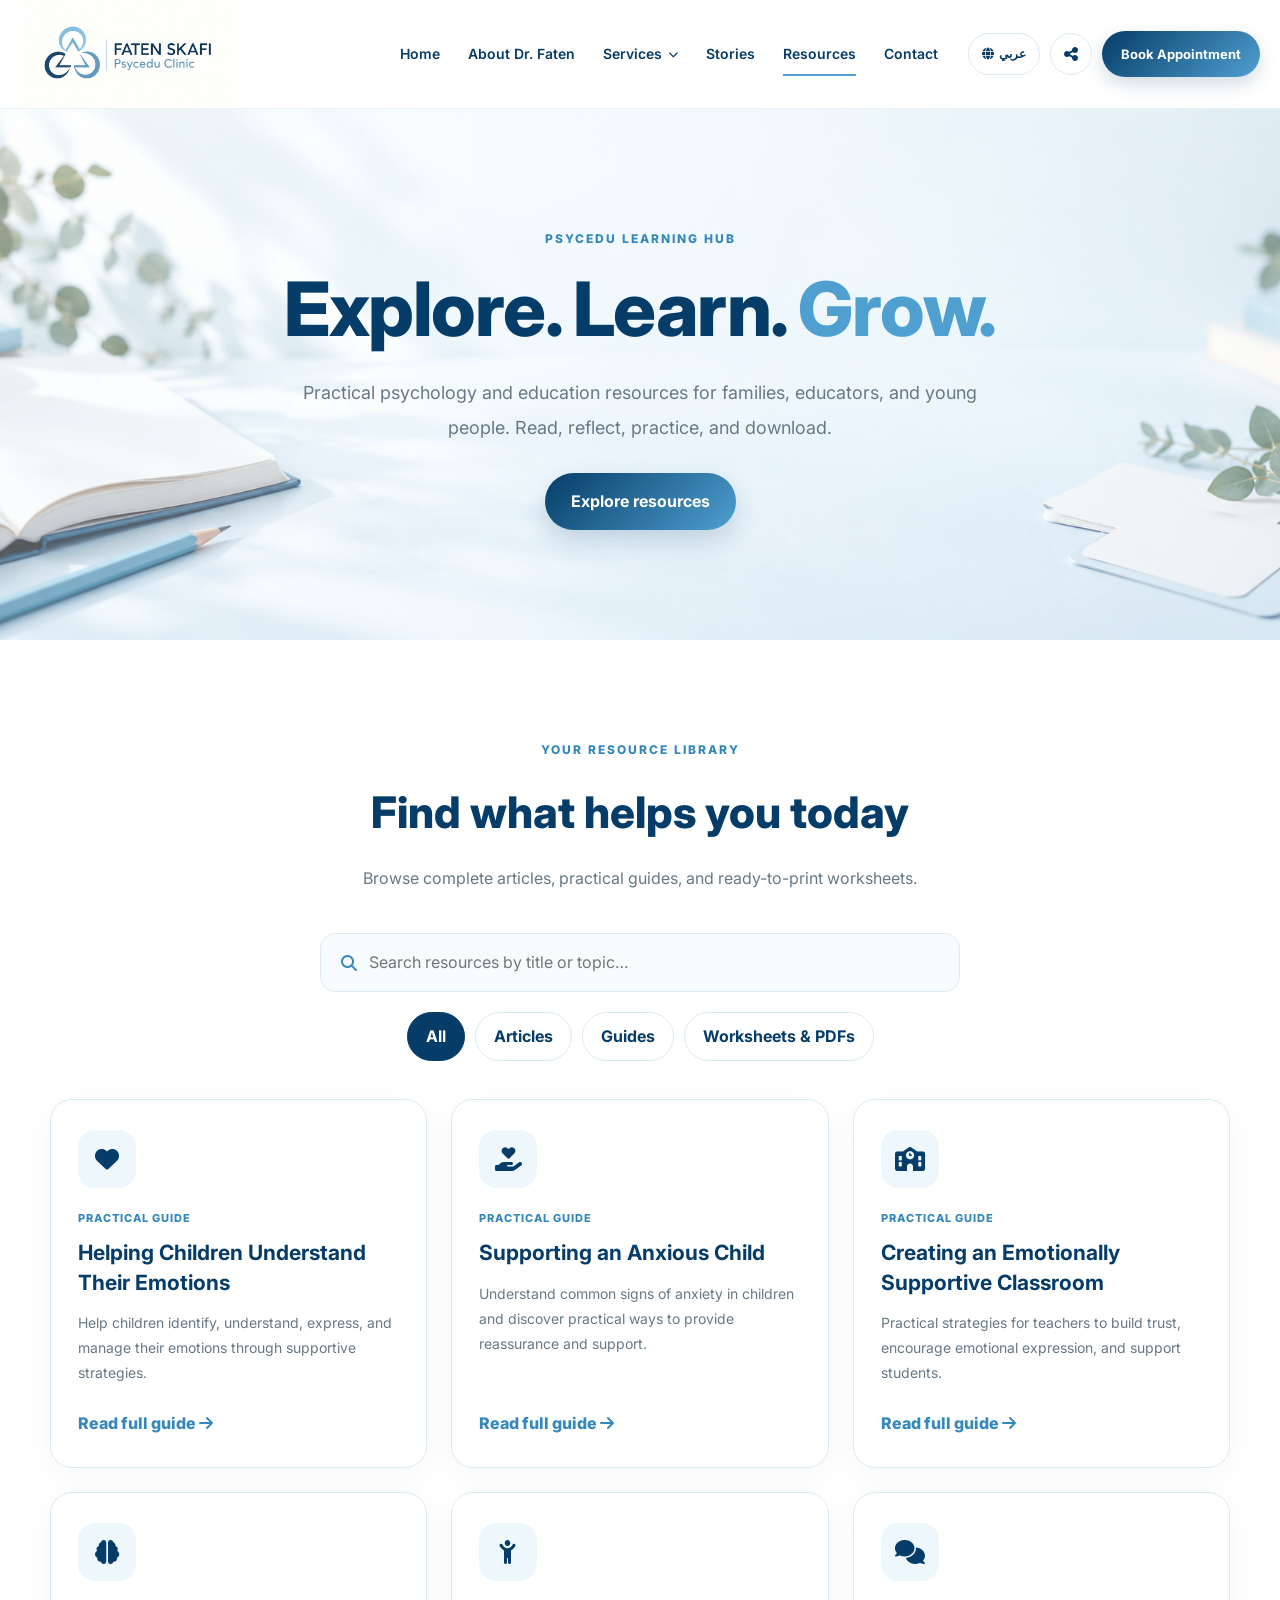
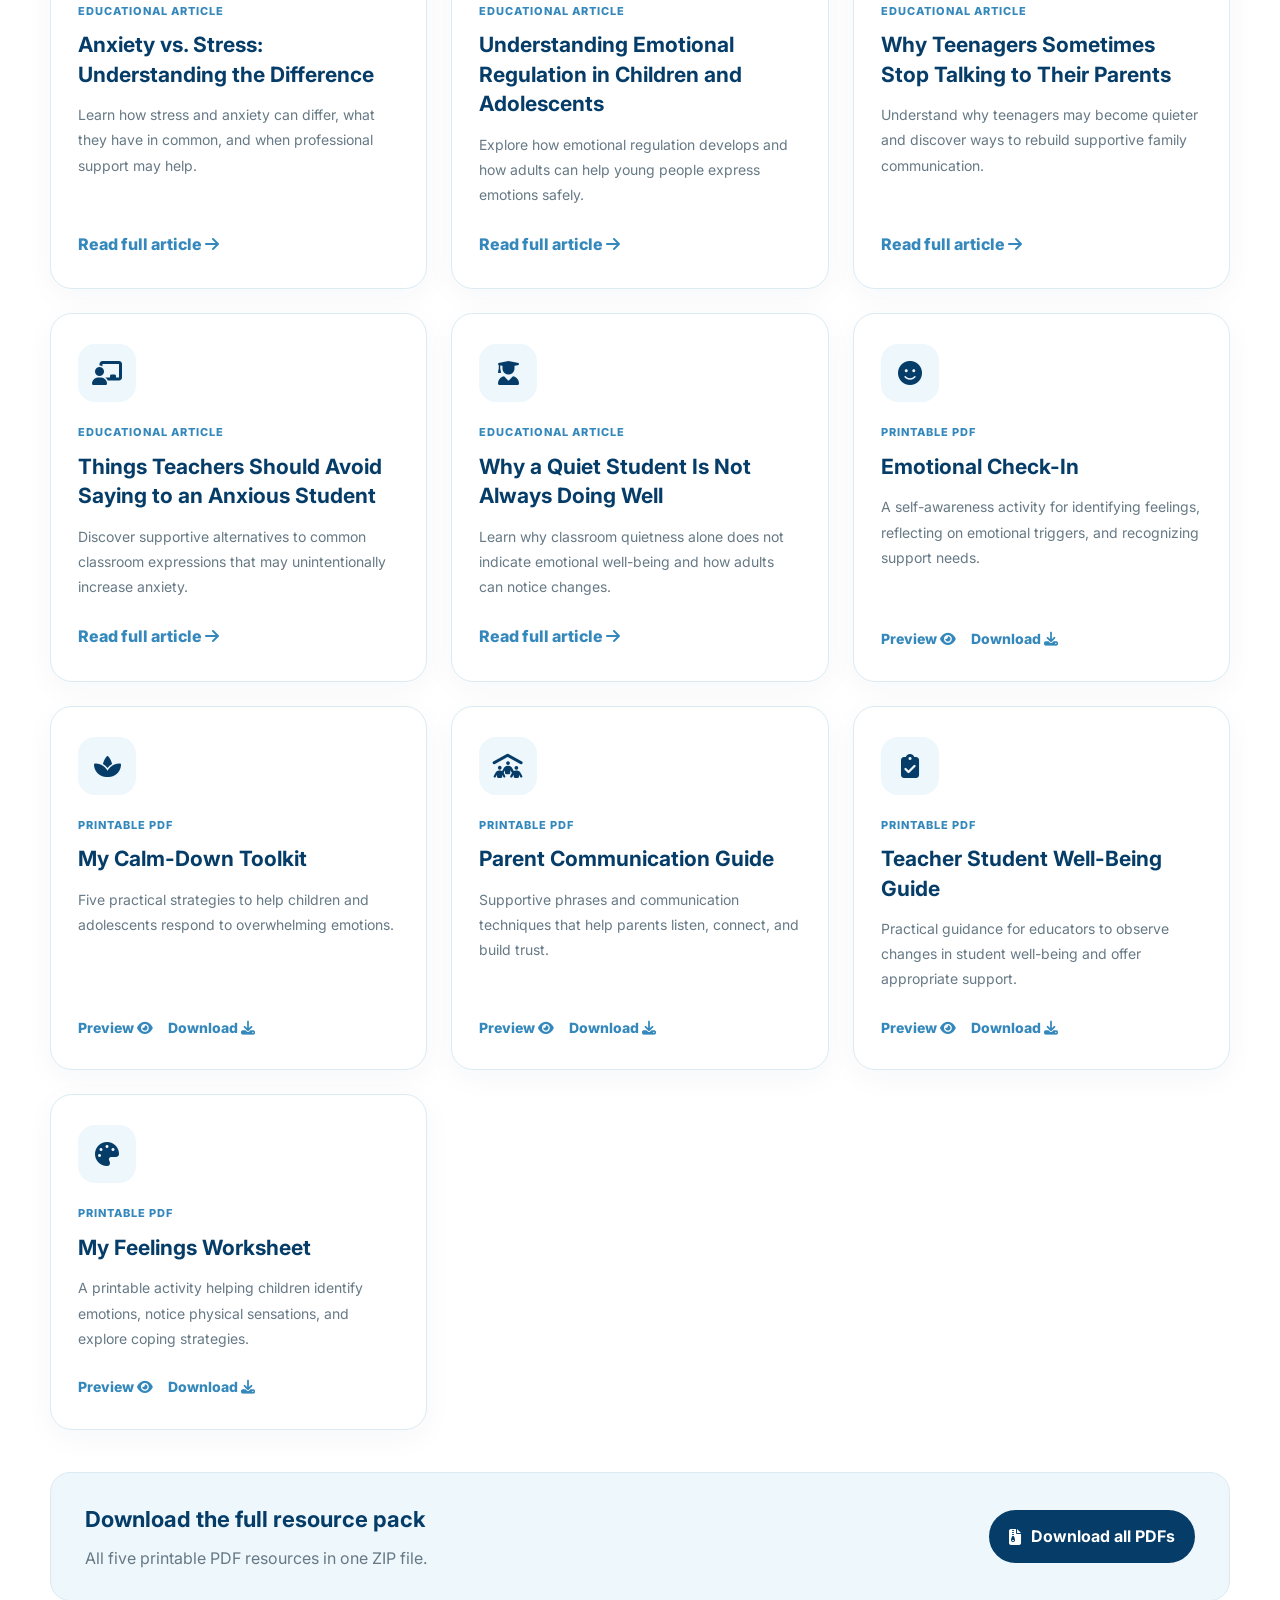
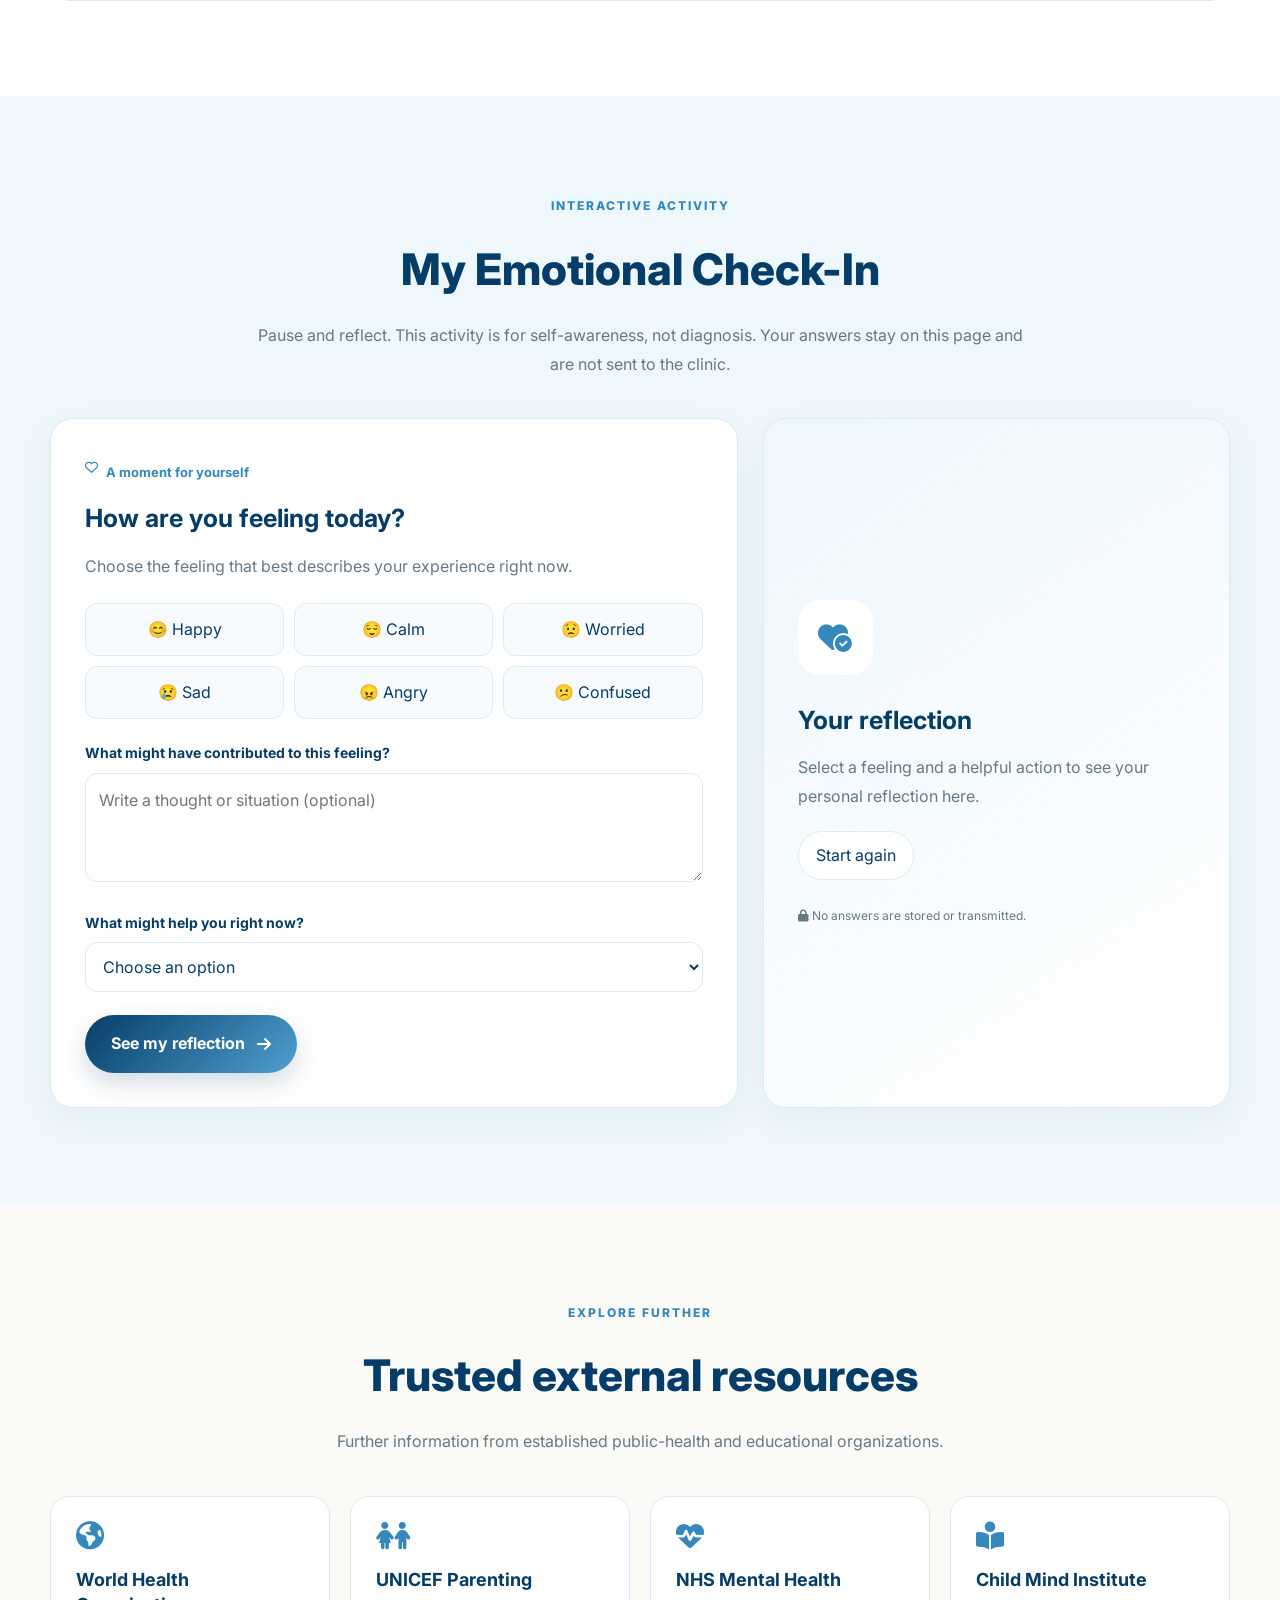
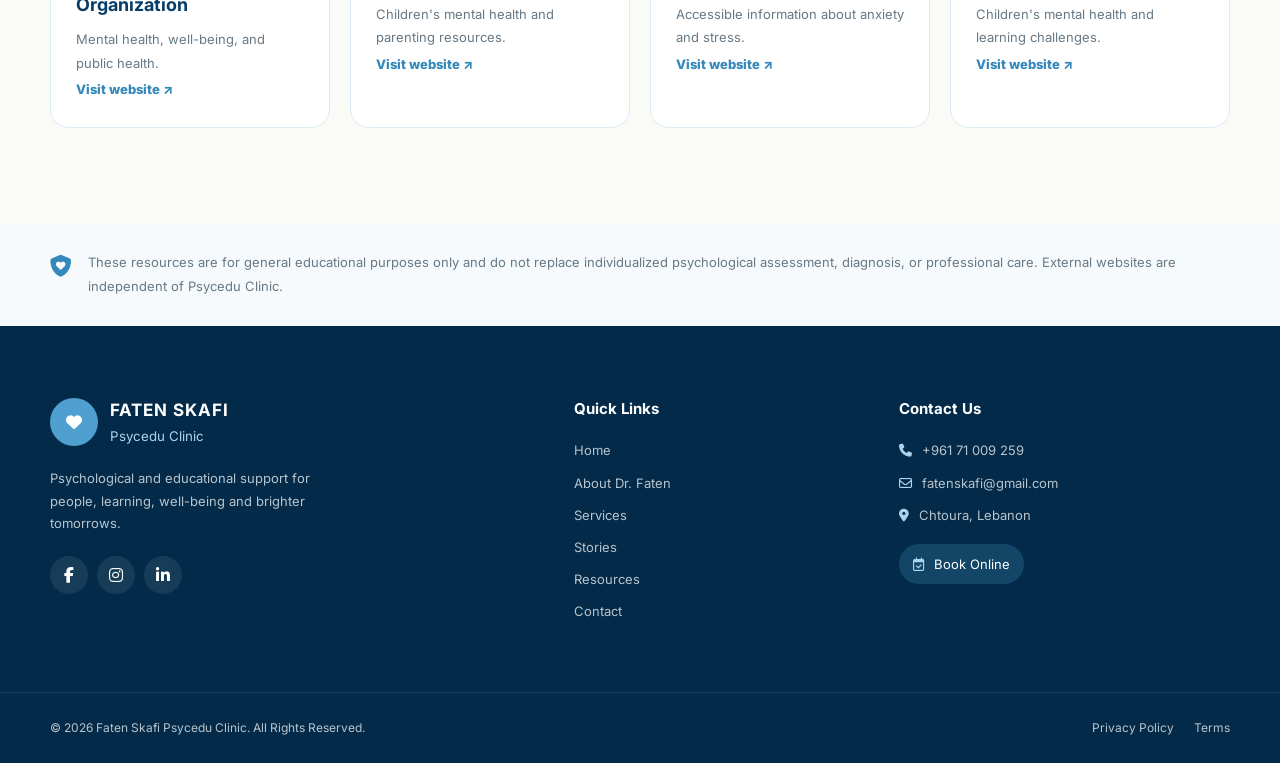
<file: resources.html>
<!DOCTYPE html>
<html lang="en" dir="ltr">

<head>
    <meta charset="UTF-8">
    <meta name="viewport" content="width=device-width, initial-scale=1.0">

    <meta name="description"
          content="Explore educational articles, psychological resources, printable worksheets and interactive activities at Faten Skafi Psycedu Clinic.">

    <title>Resources | Faten Skafi Psycedu Clinic</title>

    <link rel="icon" type="image/jpeg" href="icon.jpeg">

    <!-- GOOGLE FONTS -->
    <link rel="preconnect" href="https://fonts.googleapis.com">
    <link rel="preconnect" href="https://fonts.gstatic.com" crossorigin>

    <link href="https://fonts.googleapis.com/css2?family=Cairo:wght@400;500;600;700;800&family=Inter:wght@400;500;600;700;800&display=swap"
          rel="stylesheet">

    <!-- FONT AWESOME -->
    <link rel="stylesheet"
          href="https://cdnjs.cloudflare.com/ajax/libs/font-awesome/6.5.2/css/all.min.css">

    <!-- SHARED WEBSITE CSS -->
    <link rel="stylesheet" href="style.css">

    <!-- RESOURCES PAGE CSS -->
    <link rel="stylesheet" href="resources.css">
</head>

<body>

<!-- =====================================================
     HEADER - SAME AS INDEX.HTML
===================================================== -->

<header class="site-header">

    <div class="header-container">

        <!-- LOGO -->
        <a href="index.html"
           class="logo"
           aria-label="Psycedu Clinic Home">

            <img src="logo.jpeg"
                 alt="Faten Skafi Psycedu Clinic">
        </a>

        <!-- MOBILE MENU -->
        <button class="menu-toggle"
                id="menuToggle"
                type="button"
                aria-label="Open navigation"
                aria-expanded="false">

            <i class="fa-solid fa-bars"></i>
        </button>

        <!-- NAVIGATION -->
        <nav class="main-nav" id="mainNav">

            <a href="index.html"
               class="nav-link"
               data-i18n="navHome">
                Home
            </a>

            <a href="about.html"
               class="nav-link"
               data-i18n="navAbout">
                About Dr. Faten
            </a>

            <!-- SERVICES DROPDOWN -->
            <div class="nav-dropdown">

                <button class="dropdown-toggle"
                        type="button"
                        aria-expanded="false">

                    <span data-i18n="navServices">
                        Services
                    </span>

                    <i class="fa-solid fa-chevron-down"></i>
                </button>

                <div class="dropdown-menu">

                    <a href="service-counseling.html"
                       data-i18n="service1">
                        Psychological Counseling
                    </a>

                    <a href="service-assessment.html"
                       data-i18n="service2">
                        Psychoeducational Assessment
                    </a>

                    <a href="service-reports.html"
                       data-i18n="service3">
                        Psychoeducational Reports
                    </a>

                    <a href="service-learning.html"
                       data-i18n="service4">
                        Learning Difficulties & ADHD
                    </a>

                    <a href="service-family.html"
                       data-i18n="service5">
                        Family Guidance & Skills Development
                    </a>

                </div>
            </div>

            <a href="stories.html"
               class="nav-link"
               data-i18n="navStories">
                Stories
            </a>

            <!-- ACTIVE RESOURCES LINK -->
            <a href="resources.html"
               class="nav-link active"
               aria-current="page"
               data-i18n="navResources">
                Resources
            </a>

            <a href="contact.html"
               class="nav-link"
               data-i18n="navContact">
                Contact
            </a>

            <!-- MOBILE ACTIONS -->
            <div class="mobile-nav-actions">

                <button class="language-btn mobile-language"
                        type="button">

                    <i class="fa-solid fa-globe"></i>

                    <span class="languageText">
                        عربي
                    </span>
                </button>

                <a href="appointment.html"
                   class="appointment-btn mobile-appointment"
                   data-i18n="bookAppointment">
                    Book Appointment
                </a>

            </div>
        </nav>

        <!-- HEADER ACTIONS -->
        <div class="header-actions">

            <!-- LANGUAGE -->
            <button class="language-btn"
                    id="languageButton"
                    type="button"
                    aria-label="Switch language">

                <i class="fa-solid fa-globe"></i>

                <span class="languageText">
                    عربي
                </span>
            </button>

            <!-- SHARE -->
            <div class="share-wrapper">

                <button class="share-btn"
                        id="shareButton"
                        type="button"
                        aria-label="Share this page"
                        aria-expanded="false">

                    <i class="fa-solid fa-share-nodes"></i>
                </button>

                <div class="share-menu" id="shareMenu">

                    <span class="share-title"
                          data-i18n="shareTitle">
                        Share this page
                    </span>

                    <div class="share-options">

                        <button type="button"
                                data-share="whatsapp"
                                aria-label="Share on WhatsApp">
                            <i class="fa-brands fa-whatsapp"></i>
                        </button>

                        <button type="button"
                                data-share="facebook"
                                aria-label="Share on Facebook">
                            <i class="fa-brands fa-facebook-f"></i>
                        </button>

                        <button type="button"
                                data-share="linkedin"
                                aria-label="Share on LinkedIn">
                            <i class="fa-brands fa-linkedin-in"></i>
                        </button>

                        <button type="button"
                                data-share="copy"
                                aria-label="Copy page link">
                            <i class="fa-solid fa-link"></i>
                        </button>

                    </div>
                </div>
            </div>

            <!-- APPOINTMENT -->
            <a href="appointment.html"
               class="appointment-btn"
               data-i18n="bookAppointment">
                Book Appointment
            </a>

        </div>
    </div>
</header>


<!-- =====================================================
     MAIN CONTENT
===================================================== -->

<main>

    <!-- ================================================
         RESOURCES HERO
    ================================================= -->

    <section class="resources-hero">

        <div class="container">

            <span class="eyebrow"
                  data-resource-i18n="eyebrow">
                PSYCEDU LEARNING HUB
            </span>

            <h1 data-resource-i18n="heroTitle">
                Explore. Learn. <em>Grow.</em>
            </h1>

            <p data-resource-i18n="heroDesc">
                Practical psychology and education resources
                for families, educators, and young people.
                Read, reflect, practice, and download.
            </p>

            <a href="#resource-library"
               class="hero-cta"
               data-resource-i18n="explore">

                Explore resources

                <i class="fa-solid fa-arrow-down"></i>
            </a>

        </div>
    </section>


    <!-- ================================================
         RESOURCE LIBRARY
    ================================================= -->

    <section class="library-section" id="resource-library">

        <div class="container">

            <div class="section-top">

                <span class="eyebrow"
                      data-resource-i18n="libraryLabel">
                    YOUR RESOURCE LIBRARY
                </span>

                <h2 data-resource-i18n="libraryTitle">
                    Find what helps you today
                </h2>

                <p data-resource-i18n="libraryDesc">
                    Browse complete articles, practical guides,
                    and ready-to-print worksheets.
                </p>

            </div>


            <!-- SEARCH AND FILTERS -->

            <div class="library-tools">

                <label class="search-field">

                    <i class="fa-solid fa-magnifying-glass"></i>

                    <input type="search"
                           id="resourceSearch"
                           placeholder="Search resources by title or topic…"
                           aria-label="Search resources">

                </label>

                <div class="filter-buttons"
                     aria-label="Resource category">

                    <button type="button"
                            class="selected"
                            data-filter="all">
                        All
                    </button>

                    <button type="button"
                            data-filter="article">
                        Articles
                    </button>

                    <button type="button"
                            data-filter="guide">
                        Guides
                    </button>

                    <button type="button"
                            data-filter="pdf">
                        Worksheets & PDFs
                    </button>

                </div>

            </div>


            <!-- ========================================
                 RESOURCE CARDS
            ========================================= -->

            <div class="resources-grid" id="resourcesGrid">

                <!-- GUIDE 1 -->

                <article class="resource-card"
                         data-kind="guide"
                         data-search="helping children understand their emotions a practical guide for parents and teachers">

                    <div class="resource-card-icon">
                        <i class="fa-solid fa-heart"></i>
                    </div>

                    <span class="resource-type">
                        Practical guide
                    </span>

                    <h3>
                        Helping Children Understand Their Emotions
                    </h3>

                    <p>
                        Help children identify, understand,
                        express, and manage their emotions
                        through supportive strategies.
                    </p>

                    <button class="read-resource"
                            type="button"
                            data-open="guide-1">

                        Read full guide
                        <i class="fa-solid fa-arrow-right"></i>
                    </button>

                </article>


                <!-- GUIDE 2 -->

                <article class="resource-card"
                         data-kind="guide"
                         data-search="supporting an anxious child a guide for parents">

                    <div class="resource-card-icon">
                        <i class="fa-solid fa-hand-holding-heart"></i>
                    </div>

                    <span class="resource-type">
                        Practical guide
                    </span>

                    <h3>
                        Supporting an Anxious Child
                    </h3>

                    <p>
                        Understand common signs of anxiety
                        in children and discover practical
                        ways to provide reassurance and support.
                    </p>

                    <button class="read-resource"
                            type="button"
                            data-open="guide-2">

                        Read full guide
                        <i class="fa-solid fa-arrow-right"></i>
                    </button>

                </article>


                <!-- GUIDE 3 -->

                <article class="resource-card"
                         data-kind="guide"
                         data-search="creating an emotionally supportive classroom a practical guide for teachers">

                    <div class="resource-card-icon">
                        <i class="fa-solid fa-school"></i>
                    </div>

                    <span class="resource-type">
                        Practical guide
                    </span>

                    <h3>
                        Creating an Emotionally Supportive Classroom
                    </h3>

                    <p>
                        Practical strategies for teachers
                        to build trust, encourage emotional
                        expression, and support students.
                    </p>

                    <button class="read-resource"
                            type="button"
                            data-open="guide-3">

                        Read full guide
                        <i class="fa-solid fa-arrow-right"></i>
                    </button>

                </article>


                <!-- ARTICLE 1 -->

                <article class="resource-card"
                         data-kind="article"
                         data-search="anxiety vs stress understanding the difference mental health awareness">

                    <div class="resource-card-icon">
                        <i class="fa-solid fa-brain"></i>
                    </div>

                    <span class="resource-type">
                        Educational article
                    </span>

                    <h3>
                        Anxiety vs. Stress: Understanding the Difference
                    </h3>

                    <p>
                        Learn how stress and anxiety can
                        differ, what they have in common,
                        and when professional support may help.
                    </p>

                    <button class="read-resource"
                            type="button"
                            data-open="article-1">

                        Read full article
                        <i class="fa-solid fa-arrow-right"></i>
                    </button>

                </article>


                <!-- ARTICLE 2 -->

                <article class="resource-card"
                         data-kind="article"
                         data-search="understanding emotional regulation in children and adolescents">

                    <div class="resource-card-icon">
                        <i class="fa-solid fa-child-reaching"></i>
                    </div>

                    <span class="resource-type">
                        Educational article
                    </span>

                    <h3>
                        Understanding Emotional Regulation in Children and Adolescents
                    </h3>

                    <p>
                        Explore how emotional regulation
                        develops and how adults can help
                        young people express emotions safely.
                    </p>

                    <button class="read-resource"
                            type="button"
                            data-open="article-2">

                        Read full article
                        <i class="fa-solid fa-arrow-right"></i>
                    </button>

                </article>


                <!-- ARTICLE 3 -->

                <article class="resource-card"
                         data-kind="article"
                         data-search="why teenagers sometimes stop talking to their parents">

                    <div class="resource-card-icon">
                        <i class="fa-solid fa-comments"></i>
                    </div>

                    <span class="resource-type">
                        Educational article
                    </span>

                    <h3>
                        Why Teenagers Sometimes Stop Talking to Their Parents
                    </h3>

                    <p>
                        Understand why teenagers may become
                        quieter and discover ways to rebuild
                        supportive family communication.
                    </p>

                    <button class="read-resource"
                            type="button"
                            data-open="article-3">

                        Read full article
                        <i class="fa-solid fa-arrow-right"></i>
                    </button>

                </article>


                <!-- ARTICLE 4 -->

                <article class="resource-card"
                         data-kind="article"
                         data-search="things teachers should avoid saying to an anxious student">

                    <div class="resource-card-icon">
                        <i class="fa-solid fa-chalkboard-user"></i>
                    </div>

                    <span class="resource-type">
                        Educational article
                    </span>

                    <h3>
                        Things Teachers Should Avoid Saying to an Anxious Student
                    </h3>

                    <p>
                        Discover supportive alternatives
                        to common classroom expressions
                        that may unintentionally increase anxiety.
                    </p>

                    <button class="read-resource"
                            type="button"
                            data-open="article-4">

                        Read full article
                        <i class="fa-solid fa-arrow-right"></i>
                    </button>

                </article>


                <!-- ARTICLE 5 -->

                <article class="resource-card"
                         data-kind="article"
                         data-search="why a quiet student is not always doing well">

                    <div class="resource-card-icon">
                        <i class="fa-solid fa-user-graduate"></i>
                    </div>

                    <span class="resource-type">
                        Educational article
                    </span>

                    <h3>
                        Why a Quiet Student Is Not Always Doing Well
                    </h3>

                    <p>
                        Learn why classroom quietness alone
                        does not indicate emotional well-being
                        and how adults can notice changes.
                    </p>

                    <button class="read-resource"
                            type="button"
                            data-open="article-5">

                        Read full article
                        <i class="fa-solid fa-arrow-right"></i>
                    </button>

                </article>


                <!-- ====================================
                     DOWNLOADABLE PDF 1
                ===================================== -->

                <article class="resource-card"
                         data-kind="pdf"
                         data-search="emotional check in worksheet feelings reflection children adolescents">

                    <div class="resource-card-icon">
                        <i class="fa-solid fa-face-smile"></i>
                    </div>

                    <span class="resource-type">
                        Printable PDF
                    </span>

                    <h3>Emotional Check-In</h3>

                    <p>
                        A self-awareness activity for identifying
                        feelings, reflecting on emotional triggers,
                        and recognizing support needs.
                    </p>

                    <div class="card-actions">

                        <a href="01_emotional_check_in.pdf"
                           target="_blank"
                           rel="noopener">
                            Preview
                            <i class="fa-solid fa-eye"></i>
                        </a>

                        <a href="01_emotional_check_in.pdf"
                           download>
                            Download
                            <i class="fa-solid fa-download"></i>
                        </a>

                    </div>
                </article>


                <!-- PDF 2 -->

                <article class="resource-card"
                         data-kind="pdf"
                         data-search="my calm down toolkit emotional regulation coping strategies">

                    <div class="resource-card-icon">
                        <i class="fa-solid fa-spa"></i>
                    </div>

                    <span class="resource-type">
                        Printable PDF
                    </span>

                    <h3>My Calm-Down Toolkit</h3>

                    <p>
                        Five practical strategies to help
                        children and adolescents respond
                        to overwhelming emotions.
                    </p>

                    <div class="card-actions">

                        <a href="02_my_calm_down_toolkit.pdf"
                           target="_blank"
                           rel="noopener">
                            Preview
                            <i class="fa-solid fa-eye"></i>
                        </a>

                        <a href="02_my_calm_down_toolkit.pdf"
                           download>
                            Download
                            <i class="fa-solid fa-download"></i>
                        </a>

                    </div>
                </article>


                <!-- PDF 3 -->

                <article class="resource-card"
                         data-kind="pdf"
                         data-search="parent communication guide supportive communication children">

                    <div class="resource-card-icon">
                        <i class="fa-solid fa-people-roof"></i>
                    </div>

                    <span class="resource-type">
                        Printable PDF
                    </span>

                    <h3>Parent Communication Guide</h3>

                    <p>
                        Supportive phrases and communication
                        techniques that help parents listen,
                        connect, and build trust.
                    </p>

                    <div class="card-actions">

                        <a href="03_parent_communication_guide.pdf"
                           target="_blank"
                           rel="noopener">
                            Preview
                            <i class="fa-solid fa-eye"></i>
                        </a>

                        <a href="03_parent_communication_guide.pdf"
                           download>
                            Download
                            <i class="fa-solid fa-download"></i>
                        </a>

                    </div>
                </article>


                <!-- PDF 4 -->

                <article class="resource-card"
                         data-kind="pdf"
                         data-search="teacher student wellbeing guide observation support educators">

                    <div class="resource-card-icon">
                        <i class="fa-solid fa-clipboard-check"></i>
                    </div>

                    <span class="resource-type">
                        Printable PDF
                    </span>

                    <h3>Teacher Student Well-Being Guide</h3>

                    <p>
                        Practical guidance for educators
                        to observe changes in student
                        well-being and offer appropriate support.
                    </p>

                    <div class="card-actions">

                        <a href="04_teacher_student_wellbeing_guide.pdf"
                           target="_blank"
                           rel="noopener">
                            Preview
                            <i class="fa-solid fa-eye"></i>
                        </a>

                        <a href="04_teacher_student_wellbeing_guide.pdf"
                           download>
                            Download
                            <i class="fa-solid fa-download"></i>
                        </a>

                    </div>
                </article>


                <!-- PDF 5 -->

                <article class="resource-card"
                         data-kind="pdf"
                         data-search="my feelings worksheet emotional awareness children">

                    <div class="resource-card-icon">
                        <i class="fa-solid fa-palette"></i>
                    </div>

                    <span class="resource-type">
                        Printable PDF
                    </span>

                    <h3>My Feelings Worksheet</h3>

                    <p>
                        A printable activity helping children
                        identify emotions, notice physical
                        sensations, and explore coping strategies.
                    </p>

                    <div class="card-actions">

                        <a href="05-my_feelings_worksheet.pdf"
                           target="_blank"
                           rel="noopener">
                            Preview
                            <i class="fa-solid fa-eye"></i>
                        </a>

                        <a href="05-my_feelings_worksheet.pdf"
                           download>
                            Download
                            <i class="fa-solid fa-download"></i>
                        </a>

                    </div>
                </article>

            </div>


            <!-- EMPTY SEARCH RESULTS -->

            <p id="emptyResources" hidden>
                No matching resources. Try a different search.
            </p>


            <!-- DOWNLOAD ALL -->

            <div class="download-banner">

                <div>

                    <h3>
                        Download the full resource pack
                    </h3>

                    <p>
                        All five printable PDF resources in one ZIP file.
                    </p>

                </div>

                <a href="all-resources.zip" download>

                    <i class="fa-solid fa-file-zipper"></i>

                    Download all PDFs
                </a>

            </div>

        </div>
    </section>


    <!-- ================================================
         INTERACTIVE EMOTIONAL CHECK-IN
    ================================================= -->

    <section class="interactive-section" id="activities">

        <div class="container">

            <div class="section-top">

                <span class="eyebrow">
                    INTERACTIVE ACTIVITY
                </span>

                <h2>
                    My Emotional Check-In
                </h2>

                <p>
                    Pause and reflect. This activity is
                    for self-awareness, not diagnosis.
                    Your answers stay on this page
                    and are not sent to the clinic.
                </p>

            </div>


            <div class="activity-panel">

                <!-- LEFT SIDE -->

                <div class="activity-left">

                    <span class="activity-tag">

                        <i class="fa-regular fa-heart"></i>

                        A moment for yourself
                    </span>

                    <h3>
                        How are you feeling today?
                    </h3>

                    <p>
                        Choose the feeling that best
                        describes your experience right now.
                    </p>


                    <!-- MOOD BUTTONS -->

                    <div class="mood-options" id="moodOptions">

                        <button type="button"
                                data-mood="Happy"
                                aria-pressed="false">
                            😊 Happy
                        </button>

                        <button type="button"
                                data-mood="Calm"
                                aria-pressed="false">
                            😌 Calm
                        </button>

                        <button type="button"
                                data-mood="Worried"
                                aria-pressed="false">
                            😟 Worried
                        </button>

                        <button type="button"
                                data-mood="Sad"
                                aria-pressed="false">
                            😢 Sad
                        </button>

                        <button type="button"
                                data-mood="Angry"
                                aria-pressed="false">
                            😠 Angry
                        </button>

                        <button type="button"
                                data-mood="Confused"
                                aria-pressed="false">
                            😕 Confused
                        </button>

                    </div>


                    <!-- REFLECTION QUESTION -->

                    <label for="feelingReason">
                        What might have contributed to this feeling?
                    </label>

                    <textarea id="feelingReason"
                              rows="3"
                              placeholder="Write a thought or situation (optional)"></textarea>


                    <!-- SUPPORT OPTIONS -->

                    <label for="feelingNeed">
                        What might help you right now?
                    </label>

                    <select id="feelingNeed">

                        <option value="">
                            Choose an option
                        </option>

                        <option>Rest or quiet time</option>
                        <option>Someone to listen</option>
                        <option>Help solving a problem</option>
                        <option>Movement or a short break</option>
                        <option>Time to understand my feelings</option>

                    </select>


                    <button type="button"
                            class="reflect-button"
                            id="reflectButton">

                        See my reflection

                        <i class="fa-solid fa-arrow-right"></i>
                    </button>

                </div>


                <!-- RIGHT SIDE -->

                <div class="activity-right">

                    <div class="reflection-icon">
                        <i class="fa-solid fa-heart-circle-check"></i>
                    </div>

                    <h3>
                        Your reflection
                    </h3>

                    <p id="reflectionResult"
                       role="status"
                       aria-live="polite">

                        Select a feeling and a helpful action
                        to see your personal reflection here.

                    </p>

                    <button type="button" id="resetReflection">
                        Start again
                    </button>

                    <p class="activity-privacy">

                        <i class="fa-solid fa-lock"></i>

                        No answers are stored or transmitted.
                    </p>

                </div>

            </div>

        </div>
    </section>


    <!-- ================================================
         TRUSTED EXTERNAL RESOURCES
    ================================================= -->

    <section class="external-section">

        <div class="container">

            <div class="section-top">

                <span class="eyebrow">
                    EXPLORE FURTHER
                </span>

                <h2>
                    Trusted external resources
                </h2>

                <p>
                    Further information from established
                    public-health and educational organizations.
                </p>

            </div>


            <div class="external-grid">

                <!-- WHO -->

                <a href="https://www.who.int/health-topics/mental-health"
                   target="_blank"
                   rel="noopener noreferrer">

                    <i class="fa-solid fa-earth-americas"></i>

                    <h3>World Health Organization</h3>

                    <p>
                        Mental health, well-being,
                        and public health.
                    </p>

                    <span>Visit website ↗</span>
                </a>


                <!-- UNICEF -->

                <a href="https://www.unicef.org/parenting"
                   target="_blank"
                   rel="noopener noreferrer">

                    <i class="fa-solid fa-children"></i>

                    <h3>UNICEF Parenting</h3>

                    <p>
                        Children's mental health
                        and parenting resources.
                    </p>

                    <span>Visit website ↗</span>
                </a>


                <!-- NHS -->

                <a href="https://www.nhs.uk/mental-health/"
                   target="_blank"
                   rel="noopener noreferrer">

                    <i class="fa-solid fa-heart-pulse"></i>

                    <h3>NHS Mental Health</h3>

                    <p>
                        Accessible information
                        about anxiety and stress.
                    </p>

                    <span>Visit website ↗</span>
                </a>


                <!-- CHILD MIND INSTITUTE -->

                <a href="https://childmind.org/"
                   target="_blank"
                   rel="noopener noreferrer">

                    <i class="fa-solid fa-book-open-reader"></i>

                    <h3>Child Mind Institute</h3>

                    <p>
                        Children's mental health
                        and learning challenges.
                    </p>

                    <span>Visit website ↗</span>
                </a>

            </div>

        </div>
    </section>


    <!-- ================================================
         EDUCATIONAL DISCLAIMER
    ================================================= -->

    <section class="resources-note">

        <div class="container">

            <i class="fa-solid fa-shield-heart"></i>

            <p>
                These resources are for general educational purposes
                only and do not replace individualized psychological
                assessment, diagnosis, or professional care.
                External websites are independent of Psycedu Clinic.
            </p>

        </div>
    </section>

</main>


<!-- =====================================================
     FOOTER - SAME AS INDEX.HTML
===================================================== -->

<footer class="site-footer">

    <div class="container footer-grid">

        <!-- BRAND -->

        <div class="footer-brand">

            <a href="index.html" class="footer-logo">

                <span class="footer-logo-symbol">
                    <i class="fa-solid fa-heart"></i>
                </span>

                <span>

                    <strong>FATEN SKAFI</strong>

                    <small>Psycedu Clinic</small>

                </span>

            </a>

            <p data-i18n="footerDescription">

                Psychological and educational support
                for people, learning, well-being and
                brighter tomorrows.

            </p>


            <!-- SOCIAL MEDIA -->

            <div class="footer-socials">

                <a href="https://www.facebook.com/share/19TW65atwE/"
                   target="_blank"
                   rel="noopener noreferrer"
                   aria-label="Facebook">

                    <i class="fa-brands fa-facebook-f"></i>
                </a>

                <a href="https://www.instagram.com/dr.faten_skafi?stkn=dXpkZ2U0Z2pqOWF1"
                   target="_blank"
                   rel="noopener noreferrer"
                   aria-label="Instagram">

                    <i class="fa-brands fa-instagram"></i>
                </a>

                <a href="https://www.linkedin.com/in/dr-faten-skafi-13892ab7"
                   target="_blank"
                   rel="noopener noreferrer"
                   aria-label="LinkedIn">

                    <i class="fa-brands fa-linkedin-in"></i>
                </a>

            </div>

        </div>


        <!-- QUICK LINKS -->

        <div class="footer-column">

            <h3 data-i18n="quickLinks">
                Quick Links
            </h3>

            <a href="index.html"
               data-i18n="navHome">
                Home
            </a>

            <a href="about.html"
               data-i18n="navAbout">
                About Dr. Faten
            </a>

            <a href="services.html"
               data-i18n="navServices">
                Services
            </a>

            <a href="stories.html"
               data-i18n="navStories">
                Stories
            </a>

            <a href="resources.html"
               data-i18n="navResources">
                Resources
            </a>

            <a href="contact.html"
               data-i18n="navContact">
                Contact
            </a>

        </div>


        <!-- CONTACT -->

        <div class="footer-column footer-contact">

            <h3 data-i18n="contactUs">
                Contact Us
            </h3>

            <a href="tel:+96171009259">

                <i class="fa-solid fa-phone"></i>

                <span>+961 71 009 259</span>
            </a>

            <a href="mailto:fatenskafi@gmail.com">

                <i class="fa-regular fa-envelope"></i>

                <span>fatenskafi@gmail.com</span>
            </a>

            <div>

                <i class="fa-solid fa-location-dot"></i>

                <span data-i18n="location">
                    Chtoura, Lebanon
                </span>

            </div>

            <a href="appointment.html"
               class="footer-appointment">

                <i class="fa-regular fa-calendar-check"></i>

                <span data-i18n="bookOnline">
                    Book Online
                </span>

            </a>

        </div>

    </div>


    <!-- FOOTER BOTTOM -->

    <div class="footer-bottom">

        <div class="container footer-bottom-container">

            <p>
                © <span id="currentYear"></span>
                Faten Skafi Psycedu Clinic.

                <span data-i18n="rights">
                    All Rights Reserved.
                </span>
            </p>

            <div>

                <a href="#"
                   data-i18n="privacy">
                    Privacy Policy
                </a>

                <a href="#"
                   data-i18n="terms">
                    Terms
                </a>

            </div>

        </div>

    </div>

</footer>


<!-- =====================================================
     ARTICLE READER POPUP
===================================================== -->

<dialog class="resource-dialog"
        id="resourceDialog"
        aria-labelledby="dialogTitle">

    <div class="dialog-bar">

        <span>PSYCEDU RESOURCE</span>

        <button type="button"
                id="closeResource"
                aria-label="Close article">

            <i class="fa-solid fa-xmark"></i>
        </button>

    </div>

    <div class="dialog-body">

        <h2 id="dialogTitle"></h2>

        <div id="dialogContent"></div>

    </div>

</dialog>


<!-- =====================================================
     JAVASCRIPT
===================================================== -->

<!-- COMPLETE ARTICLE AND GUIDE CONTENT -->
<script src="resources-content.js"></script>

<!-- SEARCH, FILTERS, ACTIVITIES, LANGUAGE AND SHARE -->
<script src="resources.js"></script>

</body>
</html>
</file>
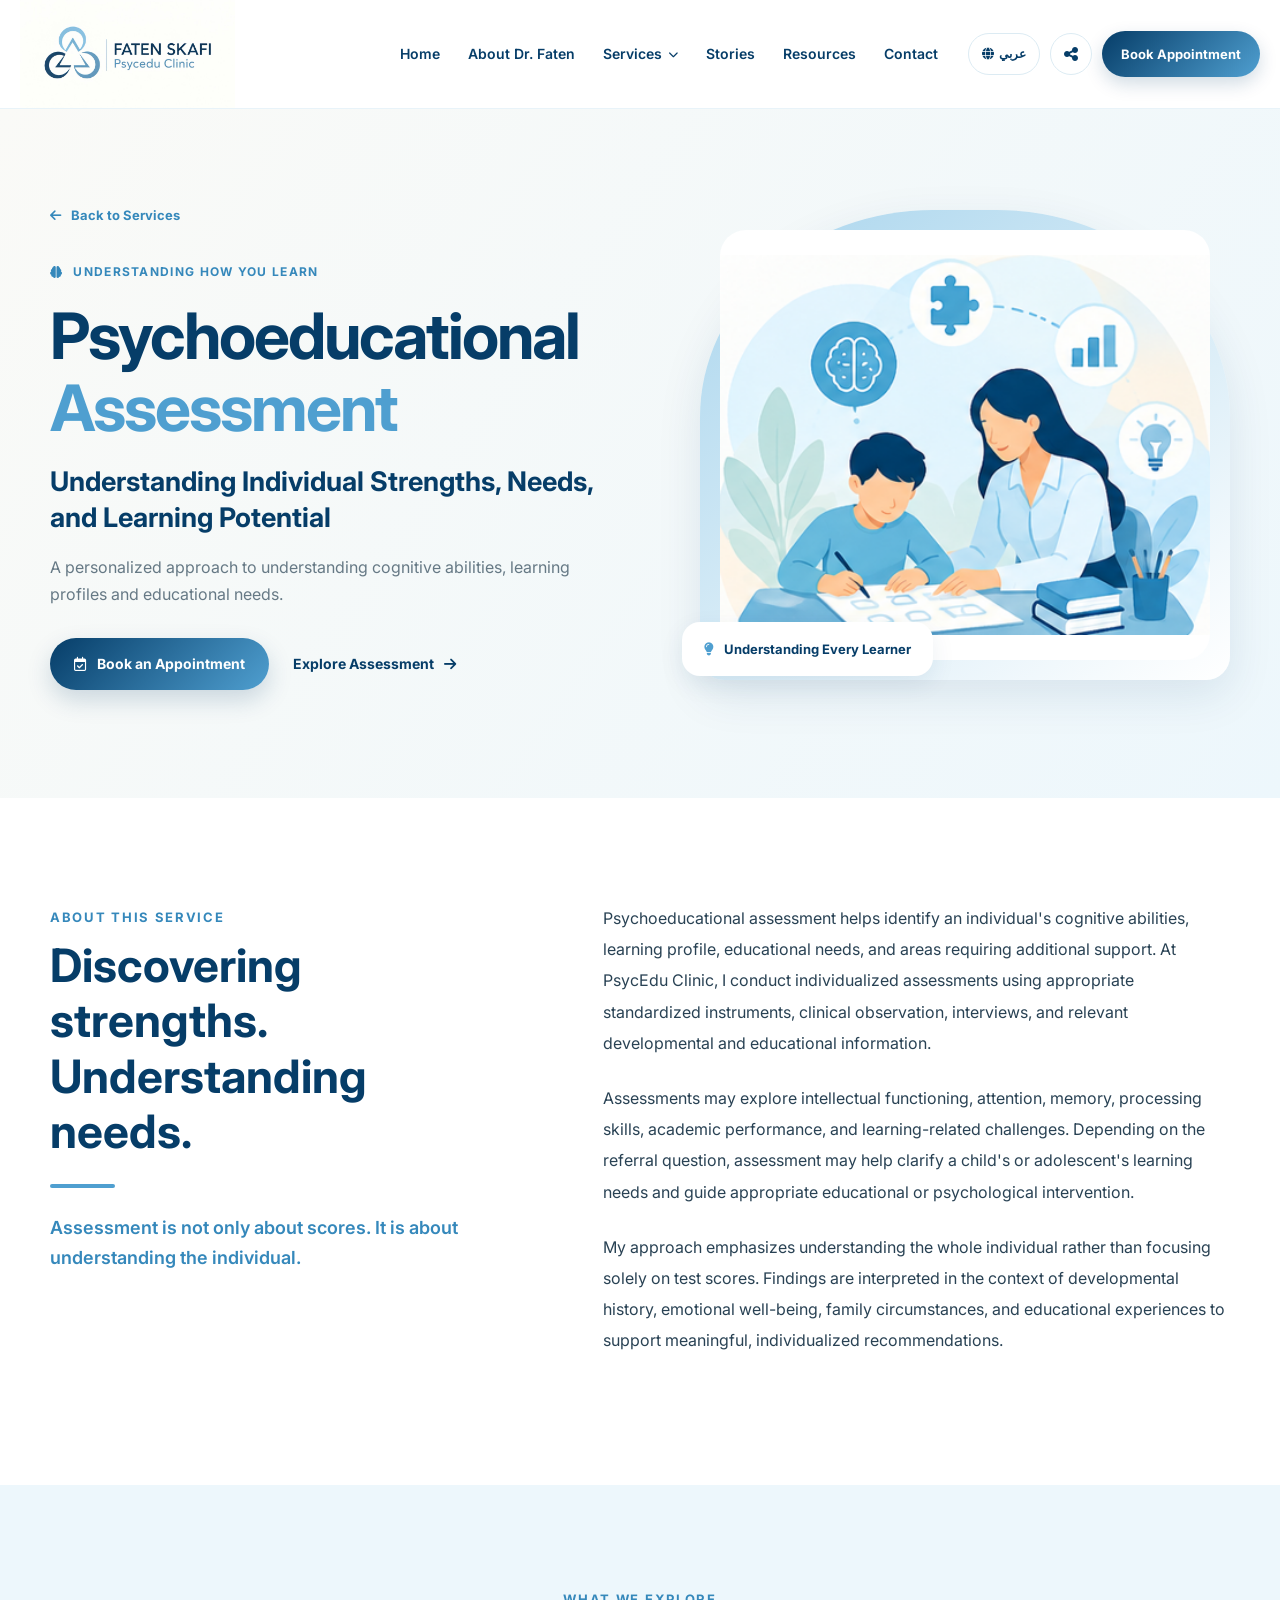
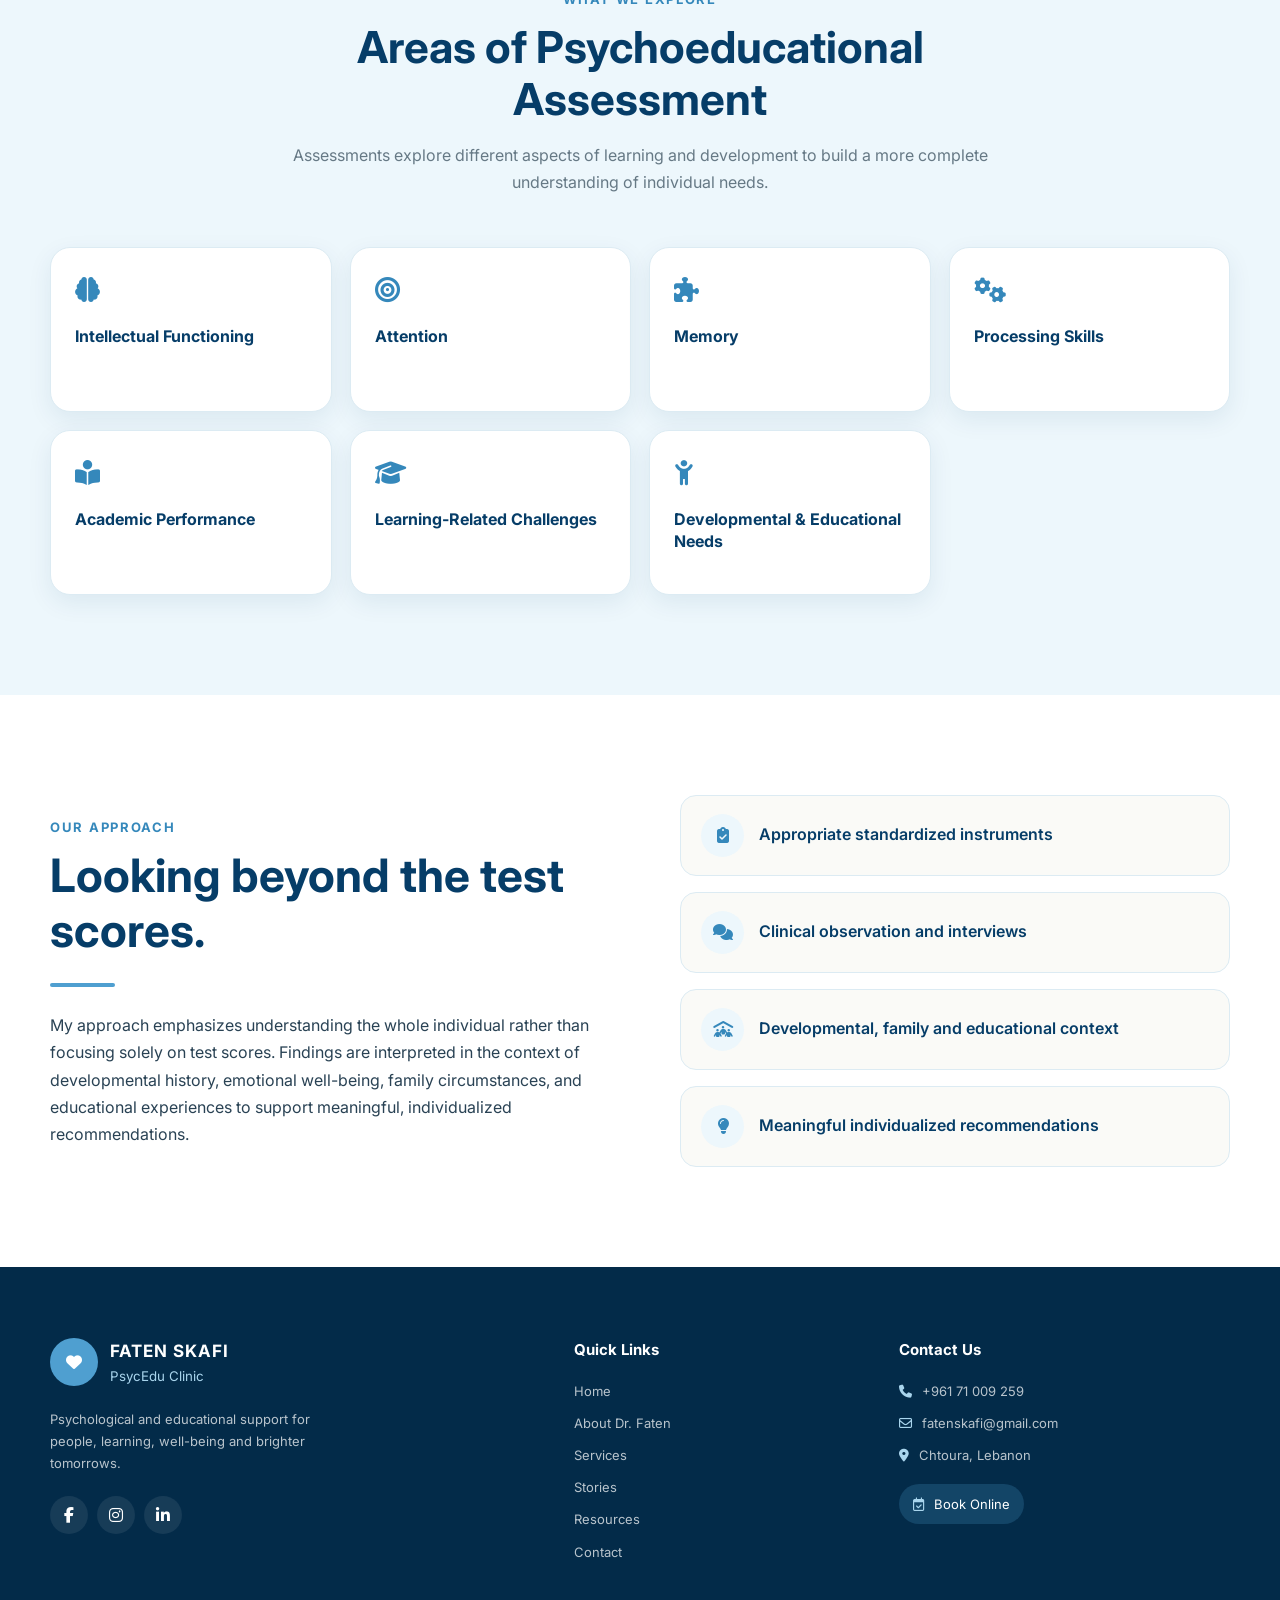
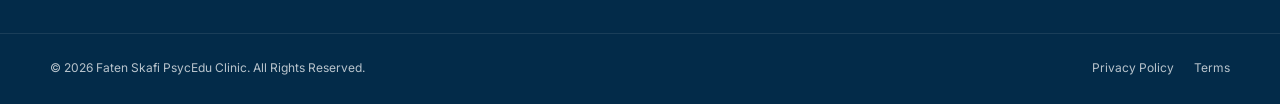
<file: service-assessment.html>
<!DOCTYPE html>
<html lang="en" dir="ltr">

<head>
    <meta charset="UTF-8">

    <meta name="viewport"
          content="width=device-width, initial-scale=1.0">

    <meta name="description"
          content="Individualized psychoeducational assessment at PsycEdu Clinic, supporting understanding of cognitive abilities, learning needs and educational potential.">

    <title>Psychoeducational Assessment | PsycEdu Clinic</title>

    <link rel="icon" type="image/jpeg" href="icon.jpeg">

    <!-- GOOGLE FONTS -->
    <link rel="preconnect" href="https://fonts.googleapis.com">
    <link rel="preconnect"
          href="https://fonts.gstatic.com"
          crossorigin>

    <link href="https://fonts.googleapis.com/css2?family=Cairo:wght@400;500;600;700&family=Inter:wght@400;500;600;700&display=swap"
          rel="stylesheet">

    <!-- FONT AWESOME -->
    <link rel="stylesheet"
          href="https://cdnjs.cloudflare.com/ajax/libs/font-awesome/6.5.2/css/all.min.css">

    <!-- EXISTING STYLES -->
    <link rel="stylesheet" href="style.css">
    <link rel="stylesheet" href="services.css">

</head>

<body>

<!-- =========================================================
     HEADER
========================================================= -->

<header class="site-header">

    <div class="header-container">

        <a href="index.html"
           class="logo"
           aria-label="PsycEdu Clinic Home">

            <img src="logo.jpeg"
                 alt="Faten Skafi PsycEdu Clinic">

        </a>

        <button class="menu-toggle"
                id="menuToggle"
                type="button"
                aria-label="Open navigation"
                aria-expanded="false">

            <i class="fa-solid fa-bars"></i>

        </button>

        <nav class="main-nav" id="mainNav">

            <a href="index.html"
               class="nav-link"
               data-i18n="navHome">
                Home
            </a>

            <a href="about.html"
               class="nav-link"
               data-i18n="navAbout">
                About Dr. Faten
            </a>

            <div class="nav-dropdown">

                <button class="dropdown-toggle"
                        type="button"
                        aria-expanded="false">

                    <span data-i18n="navServices">
                        Services
                    </span>

                    <i class="fa-solid fa-chevron-down"></i>

                </button>

                <div class="dropdown-menu">

                    <a href="service-counseling.html"
                       data-i18n="service1">
                        Psychological Counseling
                    </a>

                    <a href="service-assessment.html"
                       data-i18n="service2">
                        Psychoeducational Assessment
                    </a>

                    <a href="service-reports.html"
                       data-i18n="service3">
                        Psychoeducational Reports
                    </a>

                    <a href="service-learning.html"
                       data-i18n="service4">
                        Learning Difficulties & ADHD
                    </a>

                    <a href="service-family.html"
                       data-i18n="service5">
                        Family Guidance & Skills Development
                    </a>

                </div>

            </div>

            <a href="stories.html"
               class="nav-link"
               data-i18n="navStories">
                Stories
            </a>

            <a href="resources.html"
               class="nav-link"
               data-i18n="navResources">
                Resources
            </a>

            <a href="contact.html"
               class="nav-link"
               data-i18n="navContact">
                Contact
            </a>

            <div class="mobile-nav-actions">

                <button class="language-btn mobile-language"
                        type="button">

                    <i class="fa-solid fa-globe"></i>

                    <span class="languageText">عربي</span>

                </button>

                <a href="appointment.html"
                   class="appointment-btn mobile-appointment"
                   data-i18n="bookAppointment">
                    Book Appointment
                </a>

            </div>

        </nav>

        <div class="header-actions">

            <button class="language-btn"
                    id="languageButton"
                    type="button"
                    aria-label="Switch language">

                <i class="fa-solid fa-globe"></i>

                <span class="languageText">عربي</span>

            </button>

            <div class="share-wrapper">

                <button class="share-btn"
                        id="shareButton"
                        type="button"
                        aria-label="Share this page"
                        aria-expanded="false">

                    <i class="fa-solid fa-share-nodes"></i>

                </button>

                <div class="share-menu" id="shareMenu">

                    <span class="share-title"
                          data-i18n="shareTitle">
                        Share this page
                    </span>

                    <div class="share-options">

                        <button type="button"
                                data-share="whatsapp"
                                aria-label="Share on WhatsApp">

                            <i class="fa-brands fa-whatsapp"></i>

                        </button>

                        <button type="button"
                                data-share="facebook"
                                aria-label="Share on Facebook">

                            <i class="fa-brands fa-facebook-f"></i>

                        </button>

                        <button type="button"
                                data-share="linkedin"
                                aria-label="Share on LinkedIn">

                            <i class="fa-brands fa-linkedin-in"></i>

                        </button>

                        <button type="button"
                                data-share="copy"
                                aria-label="Copy page link">

                            <i class="fa-solid fa-link"></i>

                        </button>

                    </div>

                </div>

            </div>

            <a href="appointment.html"
               class="appointment-btn"
               data-i18n="bookAppointment">
                Book Appointment
            </a>

        </div>

    </div>

</header>


<!-- =========================================================
     MAIN CONTENT
========================================================= -->

<main>

    <!-- HERO SECTION -->

    <section class="counseling-hero">

        <div class="container counseling-hero-grid">

            <div class="counseling-hero-copy">

                <a href="index.html#services"
                   class="counseling-back">

                    <i class="fa-solid fa-arrow-left"></i>

                    <span data-service-i18n="assessmentBack">
                        Back to Services
                    </span>

                </a>

                <div class="counseling-eyebrow">

                    <i class="fa-solid fa-brain"></i>

                    <span data-service-i18n="assessmentEyebrow">
                        Understanding How You Learn
                    </span>

                </div>

                <h1 data-service-i18n="assessmentTitle">
                    Psychoeducational <em>Assessment</em>
                </h1>

                <p class="counseling-lead"
                   data-service-i18n="assessmentSubtitle">
                    Understanding Individual Strengths, Needs, and Learning Potential
                </p>

                <p data-service-i18n="assessmentHeroDescription">
                    A personalized approach to understanding
                    cognitive abilities, learning profiles and
                    educational needs.
                </p>

                <div class="counseling-actions">

                    <a href="appointment.html"
                       class="primary-btn">

                        <i class="fa-regular fa-calendar-check"></i>

                        <span data-service-i18n="assessmentBook">
                            Book an Appointment
                        </span>

                    </a>

                    <a href="#about-assessment"
                       class="counseling-text-link">

                        <span data-service-i18n="assessmentExplore">
                            Explore Assessment
                        </span>

                        <i class="fa-solid fa-arrow-right"></i>

                    </a>

                </div>

            </div>

            <!-- SERVICE IMAGE -->

            <div class="counseling-hero-art">

                <div class="counseling-image-wrap">

                    <img src="Psychoeducational Assessment.png"
                         alt="Psychoeducational Assessment at PsycEdu Clinic">

                    <div class="counseling-image-tag">

                        <i class="fa-solid fa-lightbulb"></i>

                        <span data-service-i18n="assessmentImageTag">
                            Understanding Every Learner
                        </span>

                    </div>

                </div>

            </div>

        </div>

    </section>


    <!-- ABOUT THE SERVICE -->

    <section class="counseling-intro"
             id="about-assessment">

        <div class="container counseling-intro-grid">

            <div>

                <span class="section-label"
                      data-service-i18n="assessmentAboutLabel">
                    About This Service
                </span>

                <h2 data-service-i18n="assessmentAboutTitle">
                    Discovering strengths. Understanding needs.
                </h2>

                <div class="counseling-rule"></div>

                <p class="counseling-quote"
                   data-service-i18n="assessmentQuote">
                    Assessment is not only about scores.
                    It is about understanding the individual.
                </p>

            </div>

            <div class="counseling-prose">

                <p data-service-i18n="assessmentParagraph1">
                    Psychoeducational assessment helps identify an
                    individual's cognitive abilities, learning profile,
                    educational needs, and areas requiring additional
                    support. At PsycEdu Clinic, I conduct individualized
                    assessments using appropriate standardized instruments,
                    clinical observation, interviews, and relevant
                    developmental and educational information.
                </p>

                <p data-service-i18n="assessmentParagraph2">
                    Assessments may explore intellectual functioning,
                    attention, memory, processing skills, academic
                    performance, and learning-related challenges.
                    Depending on the referral question, assessment may
                    help clarify a child's or adolescent's learning
                    needs and guide appropriate educational or
                    psychological intervention.
                </p>

                <p data-service-i18n="assessmentParagraph3">
                    My approach emphasizes understanding the whole
                    individual rather than focusing solely on test scores.
                    Findings are interpreted in the context of
                    developmental history, emotional well-being,
                    family circumstances, and educational experiences
                    to support meaningful, individualized recommendations.
                </p>

            </div>

        </div>

    </section>


    <!-- AREAS OF ASSESSMENT -->

    <section class="counseling-areas"
             id="assessment-areas">

        <div class="container">

            <div class="section-heading centered">

                <span class="section-label"
                      data-service-i18n="assessmentAreasLabel">
                    What We Explore
                </span>

                <h2 data-service-i18n="assessmentAreasTitle">
                    Areas of Psychoeducational Assessment
                </h2>

                <p data-service-i18n="assessmentAreasIntro">
                    Assessments explore different aspects of
                    learning and development to build a more
                    complete understanding of individual needs.
                </p>

            </div>

            <div class="counseling-areas-grid">

                <article class="counseling-area">

                    <i class="fa-solid fa-brain"></i>

                    <h3 data-service-i18n="assessmentArea1">
                        Intellectual Functioning
                    </h3>

                </article>

                <article class="counseling-area">

                    <i class="fa-solid fa-bullseye"></i>

                    <h3 data-service-i18n="assessmentArea2">
                        Attention
                    </h3>

                </article>

                <article class="counseling-area">

                    <i class="fa-solid fa-puzzle-piece"></i>

                    <h3 data-service-i18n="assessmentArea3">
                        Memory
                    </h3>

                </article>

                <article class="counseling-area">

                    <i class="fa-solid fa-gears"></i>

                    <h3 data-service-i18n="assessmentArea4">
                        Processing Skills
                    </h3>

                </article>

                <article class="counseling-area">

                    <i class="fa-solid fa-book-open-reader"></i>

                    <h3 data-service-i18n="assessmentArea5">
                        Academic Performance
                    </h3>

                </article>

                <article class="counseling-area">

                    <i class="fa-solid fa-graduation-cap"></i>

                    <h3 data-service-i18n="assessmentArea6">
                        Learning-Related Challenges
                    </h3>

                </article>

                <article class="counseling-area">

                    <i class="fa-solid fa-child-reaching"></i>

                    <h3 data-service-i18n="assessmentArea7">
                        Developmental & Educational Needs
                    </h3>

                </article>

            </div>

        </div>

    </section>


    <!-- PERSONALIZED APPROACH -->

    <section class="counseling-values">

        <div class="container counseling-values-inner">

            <div>

                <span class="section-label"
                      data-service-i18n="assessmentApproachLabel">
                    Our Approach
                </span>

                <h2 data-service-i18n="assessmentApproachTitle">
                    Looking beyond the test scores.
                </h2>

                <div class="counseling-rule"></div>

                <p data-service-i18n="assessmentParagraph3">
                    My approach emphasizes understanding the whole
                    individual rather than focusing solely on test scores.
                    Findings are interpreted in the context of
                    developmental history, emotional well-being,
                    family circumstances, and educational experiences
                    to support meaningful, individualized recommendations.
                </p>

            </div>

            <div class="counseling-values-list">

                <div>

                    <i class="fa-solid fa-clipboard-check"></i>

                    <span data-service-i18n="assessmentValue1">
                        Appropriate standardized instruments
                    </span>

                </div>

                <div>

                    <i class="fa-solid fa-comments"></i>

                    <span data-service-i18n="assessmentValue2">
                        Clinical observation and interviews
                    </span>

                </div>

                <div>

                    <i class="fa-solid fa-people-roof"></i>

                    <span data-service-i18n="assessmentValue3">
                        Developmental, family and educational context
                    </span>

                </div>

                <div>

                    <i class="fa-solid fa-lightbulb"></i>

                    <span data-service-i18n="assessmentValue4">
                        Meaningful individualized recommendations
                    </span>

                </div>

            </div>

        </div>

    </section>

</main>


<!-- =========================================================
     FOOTER
========================================================= -->

<footer class="site-footer">

    <div class="container footer-grid">

        <div class="footer-brand">

            <a href="index.html" class="footer-logo">

                <span class="footer-logo-symbol">
                    <i class="fa-solid fa-heart"></i>
                </span>

                <span>
                    <strong>FATEN SKAFI</strong>
                    <small>PsycEdu Clinic</small>
                </span>

            </a>

            <p data-i18n="footerDescription">
                Psychological and educational support for people,
                learning, well-being and brighter tomorrows.
            </p>

            <div class="footer-socials">

                <a href="https://www.facebook.com/share/19TW65atwE/"
                   target="_blank"
                   rel="noopener noreferrer"
                   aria-label="Facebook">

                    <i class="fa-brands fa-facebook-f"></i>

                </a>

                <a href="https://www.instagram.com/dr.faten_skafi?stkn=dXpkZ2U0Z2pqOWF1"
                   target="_blank"
                   rel="noopener noreferrer"
                   aria-label="Instagram">

                    <i class="fa-brands fa-instagram"></i>

                </a>

                <a href="https://www.linkedin.com/in/dr-faten-skafi-13892ab7"
                   target="_blank"
                   rel="noopener noreferrer"
                   aria-label="LinkedIn">

                    <i class="fa-brands fa-linkedin-in"></i>

                </a>

            </div>

        </div>

        <div class="footer-column">

            <h3 data-i18n="quickLinks">
                Quick Links
            </h3>

            <a href="index.html" data-i18n="navHome">Home</a>
            <a href="about.html" data-i18n="navAbout">About Dr. Faten</a>
            <a href="services.html" data-i18n="navServices">Services</a>
            <a href="stories.html" data-i18n="navStories">Stories</a>
            <a href="resources.html" data-i18n="navResources">Resources</a>
            <a href="contact.html" data-i18n="navContact">Contact</a>

        </div>

        <div class="footer-column footer-contact">

            <h3 data-i18n="contactUs">
                Contact Us
            </h3>

            <a href="tel:+96171009259">

                <i class="fa-solid fa-phone"></i>

                <span>+961 71 009 259</span>

            </a>

            <a href="mailto:fatenskafi@gmail.com">

                <i class="fa-regular fa-envelope"></i>

                <span>fatenskafi@gmail.com</span>

            </a>

            <div>

                <i class="fa-solid fa-location-dot"></i>

                <span data-i18n="location">
                    Chtoura, Lebanon
                </span>

            </div>

            <a href="appointment.html"
               class="footer-appointment">

                <i class="fa-regular fa-calendar-check"></i>

                <span data-i18n="bookOnline">
                    Book Online
                </span>

            </a>

        </div>

    </div>

    <div class="footer-bottom">

        <div class="container footer-bottom-container">

            <p>
                © <span id="currentYear">2026</span>
                Faten Skafi PsycEdu Clinic.

                <span data-i18n="rights">
                    All Rights Reserved.
                </span>
            </p>

            <div>

                <a href="#" data-i18n="privacy">
                    Privacy Policy
                </a>

                <a href="#" data-i18n="terms">
                    Terms
                </a>

            </div>

        </div>

    </div>

</footer>

<div class="toast" id="toast">
    Link copied!
</div>


<!-- =========================================================
     JAVASCRIPT (navbar + share + Arabic translation)
========================================================= -->

<script>

document.addEventListener("DOMContentLoaded", function () {

    /* =====================================================
       ELEMENTS
    ===================================================== */

    const menuToggle = document.getElementById("menuToggle");
    const mainNav = document.getElementById("mainNav");
    const dropdown = document.querySelector(".nav-dropdown");
    const dropdownToggle = document.querySelector(".dropdown-toggle");
    const shareButton = document.getElementById("shareButton");
    const shareMenu = document.getElementById("shareMenu");
    const languageButtons = document.querySelectorAll(".language-btn");
    const languageTexts = document.querySelectorAll(".languageText");
    const toast = document.getElementById("toast");

    const MOBILE_BREAKPOINT = 850;


    /* =====================================================
       CURRENT YEAR
    ===================================================== */

    function setYear() {
        const year = document.getElementById("currentYear");
        if (year) {
            year.textContent = new Date().getFullYear();
        }
    }


    /* =====================================================
       MOBILE MENU
    ===================================================== */

    function openMenu() {
        mainNav.classList.add("active");
        menuToggle.setAttribute("aria-expanded", "true");
        menuToggle.innerHTML = '<i class="fa-solid fa-xmark"></i>';
    }

    function closeMenu() {
        mainNav.classList.remove("active");

        if (dropdown) {
            dropdown.classList.remove("active");
        }

        if (dropdownToggle) {
            dropdownToggle.setAttribute("aria-expanded", "false");
        }

        menuToggle.setAttribute("aria-expanded", "false");
        menuToggle.innerHTML = '<i class="fa-solid fa-bars"></i>';
    }

    if (menuToggle && mainNav) {

        menuToggle.addEventListener("click", function (event) {

            event.stopPropagation();

            if (mainNav.classList.contains("active")) {
                closeMenu();
            } else {
                openMenu();
            }

        });

        /* close after tapping a link */
        mainNav.querySelectorAll("a").forEach(function (link) {

            link.addEventListener("click", function () {
                if (window.innerWidth <= MOBILE_BREAKPOINT) {
                    closeMenu();
                }
            });

        });

        /* close when tapping outside */
        document.addEventListener("click", function (event) {

            if (
                window.innerWidth <= MOBILE_BREAKPOINT &&
                mainNav.classList.contains("active") &&
                !mainNav.contains(event.target) &&
                !menuToggle.contains(event.target)
            ) {
                closeMenu();
            }

        });

    }


    /* =====================================================
       MOBILE SERVICES DROPDOWN
    ===================================================== */

    if (dropdownToggle && dropdown) {

        dropdownToggle.addEventListener("click", function (event) {

            if (window.innerWidth <= MOBILE_BREAKPOINT) {

                event.preventDefault();
                event.stopPropagation();

                dropdown.classList.toggle("active");

                dropdownToggle.setAttribute(
                    "aria-expanded",
                    dropdown.classList.contains("active")
                );

            }

        });

    }


    /* =====================================================
       SHARE MENU
    ===================================================== */

    if (shareButton && shareMenu) {

        shareButton.addEventListener("click", function (event) {

            event.stopPropagation();

            shareMenu.classList.toggle("active");

            shareButton.setAttribute(
                "aria-expanded",
                shareMenu.classList.contains("active")
            );

        });

        document.addEventListener("click", function (event) {

            if (
                !shareMenu.contains(event.target) &&
                !shareButton.contains(event.target)
            ) {
                shareMenu.classList.remove("active");
                shareButton.setAttribute("aria-expanded", "false");
            }

        });

    }


    /* =====================================================
       TOAST
    ===================================================== */

    function showToast(message) {

        if (!toast) {
            return;
        }

        toast.textContent = message;
        toast.classList.add("show");

        setTimeout(function () {
            toast.classList.remove("show");
        }, 2200);

    }


    /* =====================================================
       SHARE OPTIONS
    ===================================================== */

    document.querySelectorAll("[data-share]").forEach(function (button) {

        button.addEventListener("click", async function () {

            const type = button.dataset.share;
            const pageURL = window.location.href;
            const pageTitle = document.title;

            let shareURL = "";

            if (type === "whatsapp") {
                shareURL =
                    "https://wa.me/?text=" +
                    encodeURIComponent(pageTitle + " " + pageURL);
            }

            if (type === "facebook") {
                shareURL =
                    "https://www.facebook.com/sharer/sharer.php?u=" +
                    encodeURIComponent(pageURL);
            }

            if (type === "linkedin") {
                shareURL =
                    "https://www.linkedin.com/sharing/share-offsite/?url=" +
                    encodeURIComponent(pageURL);
            }

            if (type === "copy") {

                try {
                    await navigator.clipboard.writeText(pageURL);
                    showToast(
                        currentLanguage === "ar"
                            ? "تم نسخ الرابط"
                            : "Link copied!"
                    );
                } catch (error) {
                    console.error("Unable to copy link.", error);
                }

                shareMenu.classList.remove("active");
                return;

            }

            if (shareURL) {
                window.open(shareURL, "_blank", "noopener,noreferrer");
            }

            shareMenu.classList.remove("active");

        });

    });


    /* =====================================================
       ARABIC TRANSLATIONS
       (the English text is read from the HTML itself, so only
       the Arabic needs to be listed here)
    ===================================================== */

    /* header + footer  →  data-i18n */
    const arabicShared = {

        navHome: "الرئيسية",
        navAbout: "عن د. فاتن",
        navServices: "الخدمات",
        navStories: "قصص",
        navResources: "المصادر",
        navContact: "تواصل معنا",
        bookAppointment: "احجز موعداً",
        shareTitle: "مشاركة الصفحة",

        service1: "الاستشارات النفسية",
        service2: "التقييم النفسي التربوي",
        service3: "التقارير النفسية التربوية",
        service4: "دعم صعوبات التعلم واضطراب فرط الحركة وتشتت الانتباه",
        service5: "الإرشاد الأسري وتنمية المهارات",

        footerDescription:
            "دعم نفسي وتربوي للإنسان والتعلّم والرفاه النفسي وغدٍ أكثر إشراقاً.",
        quickLinks: "روابط سريعة",
        contactUs: "تواصل معنا",
        location: "شتورة، لبنان",
        bookOnline: "احجز أونلاين",
        rights: "جميع الحقوق محفوظة.",
        privacy: "سياسة الخصوصية",
        terms: "الشروط"

    };


    /* page content  →  data-service-i18n */
    const arabicPage = {

        assessmentBack: "العودة إلى الخدمات",

        assessmentEyebrow: "فهم كيف تتعلّم",

        assessmentTitle: 'التقييم النفسي <em>التربوي</em>',

        assessmentSubtitle:
            "فهم نقاط القوة والاحتياجات وإمكانات التعلّم لدى كل فرد",

        assessmentHeroDescription:
            "نهج مخصص لفهم القدرات المعرفية وأنماط التعلّم والاحتياجات التربوية.",

        assessmentBook: "احجز موعداً",

        assessmentExplore: "اكتشف التقييم",

        assessmentImageTag: "فهم كل متعلّم",

        assessmentAboutLabel: "عن هذه الخدمة",

        assessmentAboutTitle: "اكتشاف نقاط القوة. فهم الاحتياجات.",

        assessmentQuote:
            "التقييم ليس مجرد درجات. إنه فهم للإنسان.",

        assessmentParagraph1:
            "يساعد التقييم النفسي التربوي على تحديد القدرات المعرفية للفرد وأنماط تعلّمه واحتياجاته التربوية والمجالات التي تتطلب دعماً إضافياً. وفي عيادة PsycEdu أُجري تقييمات فردية باستخدام أدوات مقنّنة مناسبة، والملاحظة السريرية، والمقابلات، والمعلومات النمائية والتربوية ذات الصلة.",

        assessmentParagraph2:
            "قد يتناول التقييم الأداء العقلي والانتباه والذاكرة ومهارات المعالجة والأداء الأكاديمي والتحديات المرتبطة بالتعلّم. وبحسب سبب الإحالة، يمكن أن يساعد التقييم على توضيح احتياجات التعلّم لدى الطفل أو المراهق وتوجيه التدخل التربوي أو النفسي المناسب.",

        assessmentParagraph3:
            "يركّز نهجي على فهم الفرد بكليّته بدلاً من الاكتفاء بدرجات الاختبارات. وتُفسَّر النتائج في ضوء التاريخ النمائي والرفاه العاطفي والظروف الأسرية والخبرات التربوية، لدعم توصيات هادفة ومخصصة لكل حالة.",

        assessmentAreasLabel: "ما نستكشفه",

        assessmentAreasTitle: "مجالات التقييم النفسي التربوي",

        assessmentAreasIntro:
            "يستكشف التقييم جوانب مختلفة من التعلّم والنمو لبناء فهم أشمل لاحتياجات كل فرد.",

        assessmentArea1: "الأداء العقلي",
        assessmentArea2: "الانتباه",
        assessmentArea3: "الذاكرة",
        assessmentArea4: "مهارات المعالجة",
        assessmentArea5: "الأداء الأكاديمي",
        assessmentArea6: "التحديات المرتبطة بالتعلّم",
        assessmentArea7: "الاحتياجات النمائية والتربوية",

        assessmentApproachLabel: "نهجنا",

        assessmentApproachTitle: "ننظر أبعد من الدرجات.",

        assessmentValue1: "أدوات مقنّنة مناسبة",
        assessmentValue2: "الملاحظة السريرية والمقابلات",
        assessmentValue3: "السياق النمائي والأسري والتربوي",
        assessmentValue4: "توصيات هادفة ومخصصة"

    };


    /* =====================================================
       LANGUAGE
    ===================================================== */

    let currentLanguage =
        localStorage.getItem("psycedu-language") || "en";


    /* translate a group of elements; the original English markup
       is stored the first time so it can be restored later */
    function translateGroup(selector, attribute, dictionary, language) {

        document.querySelectorAll(selector).forEach(function (el) {

            const key = el.getAttribute(attribute);

            if (el.dataset.enHtml === undefined) {
                el.dataset.enHtml = el.innerHTML;
            }

            if (language === "ar" && dictionary[key] !== undefined) {
                el.innerHTML = dictionary[key];
            } else {
                el.innerHTML = el.dataset.enHtml;
            }

        });

    }


    /* parts of the page that have no data attribute */
    const extraArabic = [

        [".footer-logo strong", "فاتن السكافي"],

        [".footer-logo small", "عيادة PsycEdu"],

        [
            ".footer-bottom-container > p",
            '© <span id="currentYear"></span> عيادة فاتن السكافي PsycEdu. <span data-i18n="rights">جميع الحقوق محفوظة.</span>'
        ]

    ];


    function translateExtras(language) {

        extraArabic.forEach(function (item) {

            const el = document.querySelector(item[0]);

            if (!el) {
                return;
            }

            if (el.dataset.enHtml === undefined) {
                el.dataset.enHtml = el.innerHTML;
            }

            el.innerHTML =
                language === "ar" ? item[1] : el.dataset.enHtml;

        });

    }


    function setLanguage(language) {

        currentLanguage = language;

        const html = document.documentElement;

        html.lang = language === "ar" ? "ar" : "en";
        html.dir = language === "ar" ? "rtl" : "ltr";

        document.body.setAttribute("dir", html.dir);


        /* extras first (they may contain data-i18n spans) */
        translateExtras(language);

        translateGroup("[data-i18n]", "data-i18n", arabicShared, language);

        translateGroup(
            "[data-service-i18n]",
            "data-service-i18n",
            arabicPage,
            language
        );


        /* arrows should point the right way in RTL */
        const backIcon = document.querySelector(".counseling-back i");
        const exploreIcon = document.querySelector(".counseling-text-link i");

        if (backIcon) {
            backIcon.className =
                language === "ar"
                    ? "fa-solid fa-arrow-right"
                    : "fa-solid fa-arrow-left";
        }

        if (exploreIcon) {
            exploreIcon.className =
                language === "ar"
                    ? "fa-solid fa-arrow-left"
                    : "fa-solid fa-arrow-right";
        }


        /* image alt, title, meta description */
        const heroImage = document.querySelector(".counseling-image-wrap img");

        if (heroImage) {
            heroImage.alt =
                language === "ar"
                    ? "التقييم النفسي التربوي في عيادة PsycEdu"
                    : "Psychoeducational Assessment at PsycEdu Clinic";
        }

        document.title =
            language === "ar"
                ? "التقييم النفسي التربوي | عيادة PsycEdu"
                : "Psychoeducational Assessment | PsycEdu Clinic";

        const metaDescription =
            document.querySelector('meta[name="description"]');

        if (metaDescription) {
            metaDescription.setAttribute(
                "content",
                language === "ar"
                    ? "تقييم نفسي تربوي فردي في عيادة PsycEdu لفهم القدرات المعرفية واحتياجات التعلّم والإمكانات التربوية."
                    : "Individualized psychoeducational assessment at PsycEdu Clinic, supporting understanding of cognitive abilities, learning needs and educational potential."
            );
        }


        /* toast + language button text */
        if (toast) {
            toast.textContent =
                language === "ar" ? "تم نسخ الرابط" : "Link copied!";
        }

        languageTexts.forEach(function (text) {
            text.textContent = language === "en" ? "عربي" : "EN";
        });

        setYear();

        localStorage.setItem("psycedu-language", language);

    }


    languageButtons.forEach(function (button) {

        button.addEventListener("click", function () {

            setLanguage(currentLanguage === "en" ? "ar" : "en");

        });

    });


    /* keep phone / email left-to-right in Arabic */
    const fixStyle = document.createElement("style");

    fixStyle.textContent =
        '.footer-contact a[href^="tel:"] span,' +
        '.footer-contact a[href^="mailto:"] span' +
        '{direction:ltr;unicode-bidi:isolate;}';

    document.head.appendChild(fixStyle);


    /* =====================================================
       LOAD LANGUAGE
    ===================================================== */

    setLanguage(currentLanguage);


    /* =====================================================
       RESIZE
    ===================================================== */

    window.addEventListener("resize", function () {

        if (window.innerWidth > MOBILE_BREAKPOINT && mainNav && menuToggle) {
            closeMenu();
        }

    });

});

</script>

</body>
</html>
</file>
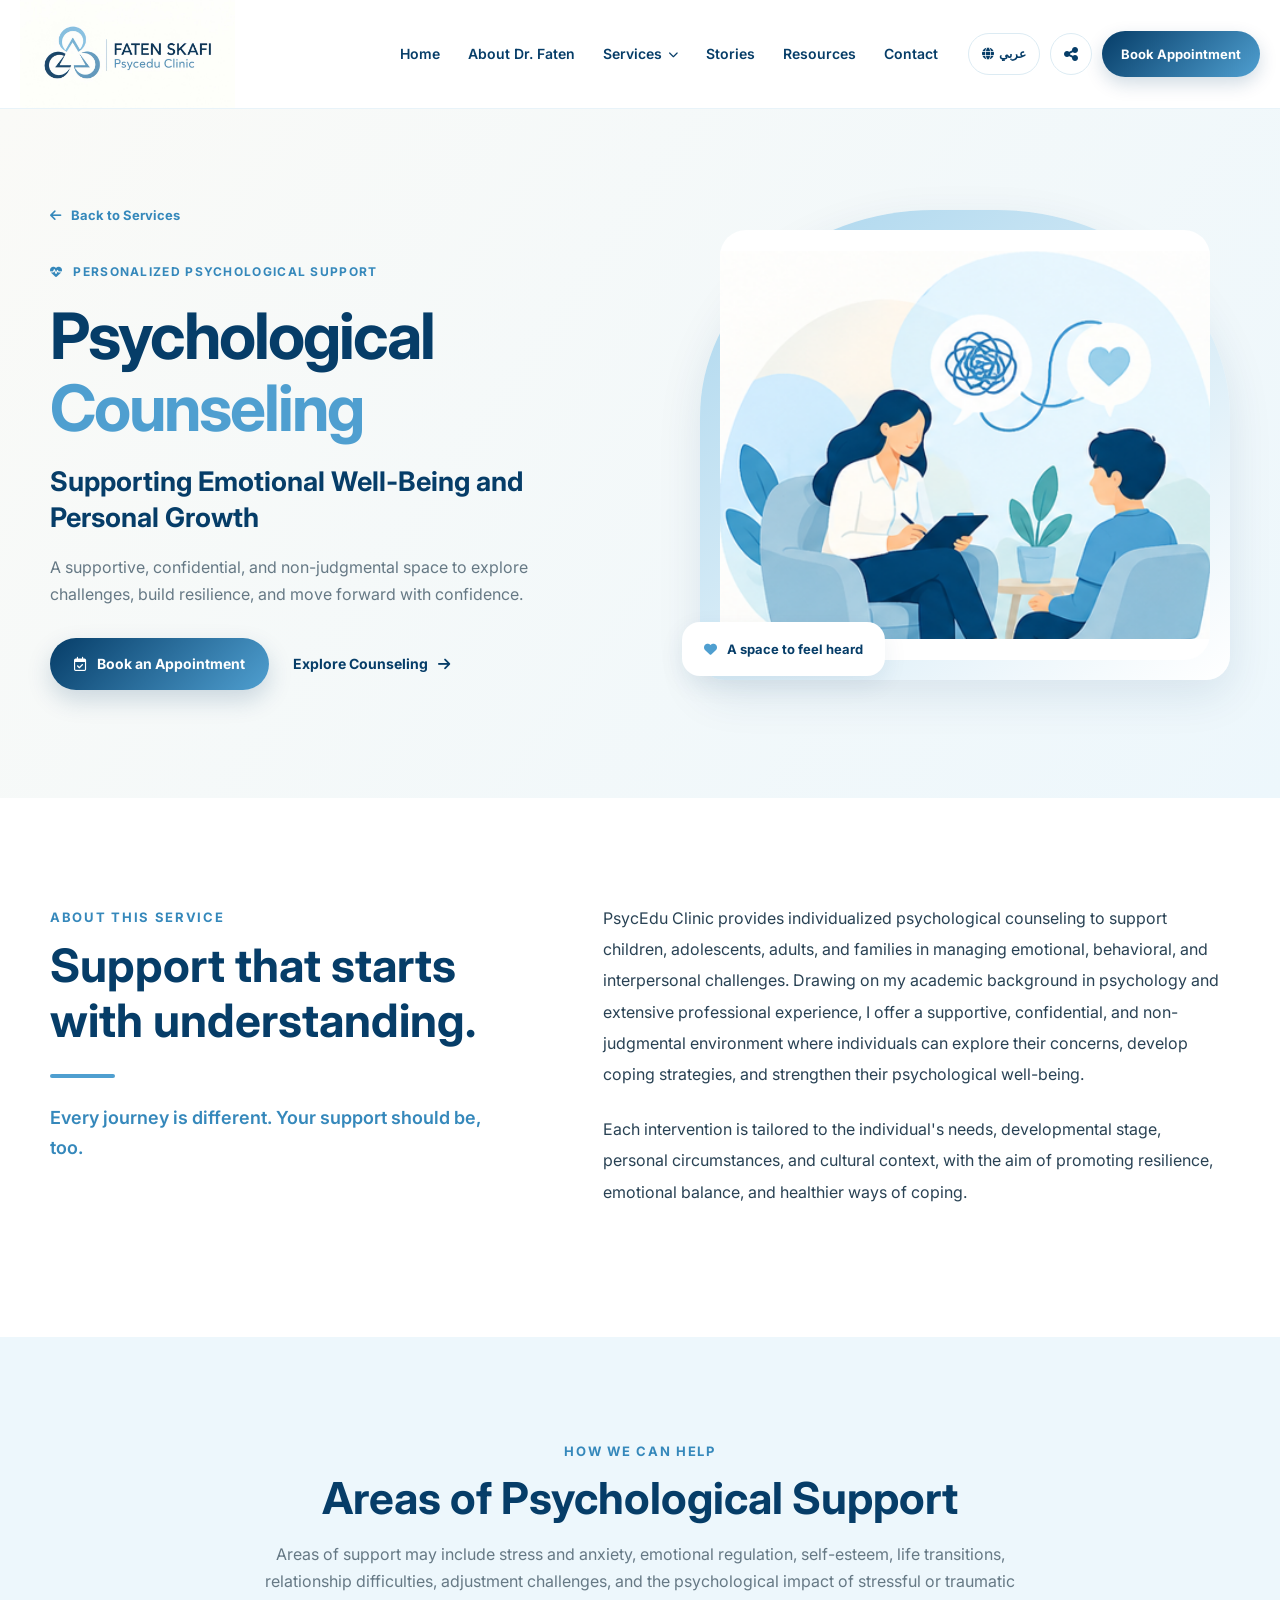
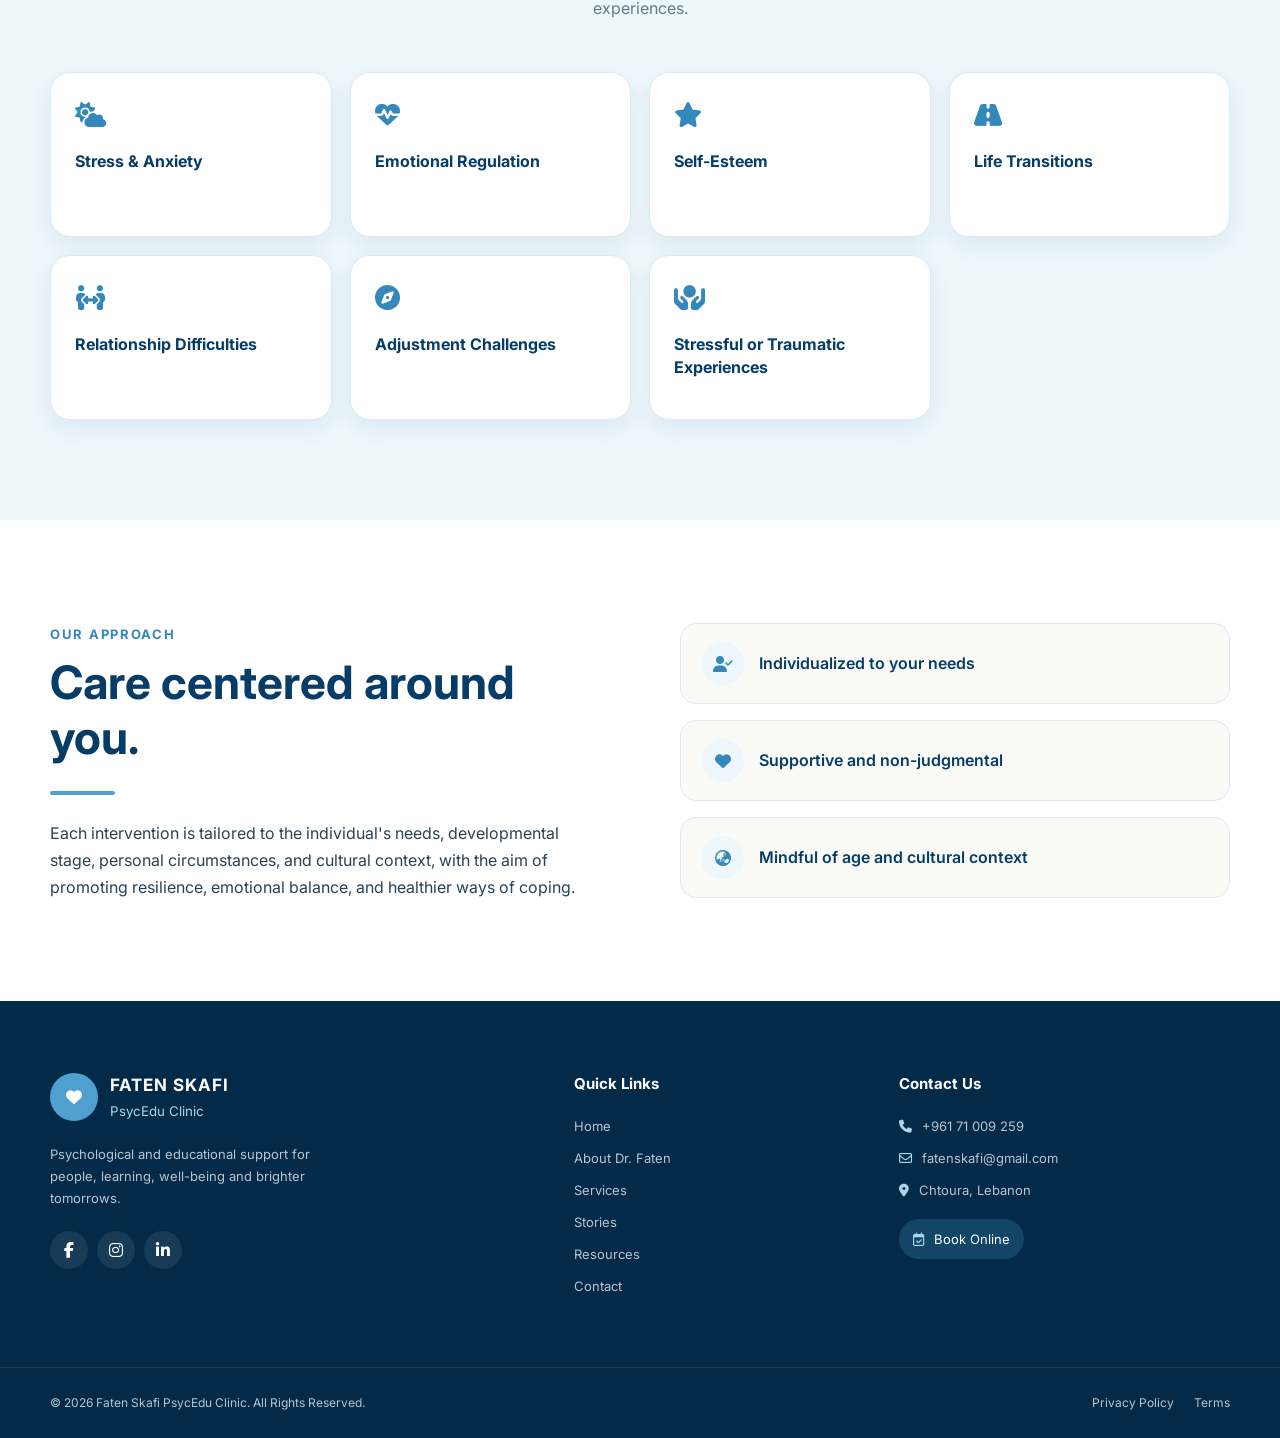
<file: service-counseling.html>
<!DOCTYPE html>
<html lang="en" dir="ltr">

<head>
    <meta charset="UTF-8">

    <meta name="viewport"
          content="width=device-width, initial-scale=1.0">

    <meta name="description"
          content="Psychological counseling at PsycEdu Clinic. Individualized support for children, adolescents, adults and families.">

    <title>Psychological Counseling | PsycEdu Clinic</title>

    <link rel="icon" type="image/jpeg" href="icon.jpeg">

    <!-- GOOGLE FONTS -->
    <link rel="preconnect" href="https://fonts.googleapis.com">

    <link rel="preconnect"
          href="https://fonts.gstatic.com"
          crossorigin>

    <link href="https://fonts.googleapis.com/css2?family=Cairo:wght@400;500;600;700&family=Inter:wght@400;500;600;700&display=swap"
          rel="stylesheet">

    <!-- FONT AWESOME -->
    <link rel="stylesheet"
          href="https://cdnjs.cloudflare.com/ajax/libs/font-awesome/6.5.2/css/all.min.css">

    <!-- CSS FILES -->
    <link rel="stylesheet" href="style.css">
    <link rel="stylesheet" href="services.css">

</head>

<body>

<!-- =========================================================
     HEADER
========================================================= -->

<header class="site-header">

    <div class="header-container">

        <!-- LOGO -->
        <a href="index.html"
           class="logo"
           aria-label="PsycEdu Clinic Home">

            <img src="logo.jpeg"
                 alt="Faten Skafi PsycEdu Clinic">

        </a>

        <!-- MOBILE MENU -->
        <button class="menu-toggle"
                id="menuToggle"
                type="button"
                aria-label="Open navigation"
                aria-expanded="false">

            <i class="fa-solid fa-bars"></i>

        </button>

        <!-- NAVIGATION -->
        <nav class="main-nav" id="mainNav">

            <a href="index.html"
               class="nav-link"
               data-i18n="navHome">
                Home
            </a>

            <a href="about.html"
               class="nav-link"
               data-i18n="navAbout">
                About Dr. Faten
            </a>

            <!-- SERVICES DROPDOWN -->
            <div class="nav-dropdown">

                <button class="dropdown-toggle"
                        type="button"
                        aria-expanded="false">

                    <span data-i18n="navServices">
                        Services
                    </span>

                    <i class="fa-solid fa-chevron-down"></i>

                </button>

                <div class="dropdown-menu">

                    <a href="service-counseling.html"
                       data-i18n="service1">
                        Psychological Counseling
                    </a>

                    <a href="service-assessment.html"
                       data-i18n="service2">
                        Psychoeducational Assessment
                    </a>

                    <a href="service-reports.html"
                       data-i18n="service3">
                        Psychoeducational Reports
                    </a>

                    <a href="service-learning.html"
                       data-i18n="service4">
                        Learning Difficulties & ADHD
                    </a>

                    <a href="service-family.html"
                       data-i18n="service5">
                        Family Guidance & Skills Development
                    </a>

                </div>

            </div>

            <a href="stories.html"
               class="nav-link"
               data-i18n="navStories">
                Stories
            </a>

            <a href="resources.html"
               class="nav-link"
               data-i18n="navResources">
                Resources
            </a>

            <a href="contact.html"
               class="nav-link"
               data-i18n="navContact">
                Contact
            </a>

            <!-- MOBILE ACTIONS -->
            <div class="mobile-nav-actions">

                <button class="language-btn mobile-language"
                        type="button">

                    <i class="fa-solid fa-globe"></i>

                    <span class="languageText">
                        عربي
                    </span>

                </button>

                <a href="appointment.html"
                   class="appointment-btn mobile-appointment"
                   data-i18n="bookAppointment">
                    Book Appointment
                </a>

            </div>

        </nav>

        <!-- HEADER ACTIONS -->
        <div class="header-actions">

            <!-- LANGUAGE SWITCH -->
            <button class="language-btn"
                    id="languageButton"
                    type="button"
                    aria-label="Switch language">

                <i class="fa-solid fa-globe"></i>

                <span class="languageText">
                    عربي
                </span>

            </button>

            <!-- SHARE BUTTON -->
            <div class="share-wrapper">

                <button class="share-btn"
                        id="shareButton"
                        type="button"
                        aria-label="Share this page"
                        aria-expanded="false">

                    <i class="fa-solid fa-share-nodes"></i>

                </button>

                <div class="share-menu" id="shareMenu">

                    <span class="share-title"
                          data-i18n="shareTitle">
                        Share this page
                    </span>

                    <div class="share-options">

                        <button type="button"
                                data-share="whatsapp"
                                aria-label="Share on WhatsApp">

                            <i class="fa-brands fa-whatsapp"></i>

                        </button>

                        <button type="button"
                                data-share="facebook"
                                aria-label="Share on Facebook">

                            <i class="fa-brands fa-facebook-f"></i>

                        </button>

                        <button type="button"
                                data-share="linkedin"
                                aria-label="Share on LinkedIn">

                            <i class="fa-brands fa-linkedin-in"></i>

                        </button>

                        <button type="button"
                                data-share="copy"
                                aria-label="Copy page link">

                            <i class="fa-solid fa-link"></i>

                        </button>

                    </div>

                </div>

            </div>

            <!-- APPOINTMENT -->
            <a href="appointment.html"
               class="appointment-btn"
               data-i18n="bookAppointment">
                Book Appointment
            </a>

        </div>

    </div>

</header>


<!-- =========================================================
     MAIN CONTENT
========================================================= -->

<main>

    <!-- =====================================================
         HERO SECTION
    ===================================================== -->

    <section class="counseling-hero">

        <div class="container counseling-hero-grid">

            <!-- LEFT CONTENT -->
            <div class="counseling-hero-copy">

                <a href="index.html#services"
                   class="counseling-back">

                    <i class="fa-solid fa-arrow-left"></i>

                    <span data-service-i18n="back">
                        Back to Services
                    </span>

                </a>

                <div class="counseling-eyebrow">

                    <i class="fa-solid fa-heart-pulse"></i>

                    <span data-service-i18n="eyebrow">
                        Personalized Psychological Support
                    </span>

                </div>

                <h1 data-service-i18n="title">
                    Psychological <em>Counseling</em>
                </h1>

                <p class="counseling-lead"
                   data-service-i18n="subtitle">
                    Supporting Emotional Well-Being and Personal Growth
                </p>

                <p data-service-i18n="heroDescription">
                    A supportive, confidential, and non-judgmental
                    space to explore challenges, build resilience,
                    and move forward with confidence.
                </p>

                <div class="counseling-actions">

                    <a href="appointment.html"
                       class="primary-btn">

                        <i class="fa-regular fa-calendar-check"></i>

                        <span data-service-i18n="book">
                            Book an Appointment
                        </span>

                    </a>

                    <a href="#about-counseling"
                       class="counseling-text-link">

                        <span data-service-i18n="explore">
                            Explore Counseling
                        </span>

                        <i class="fa-solid fa-arrow-right"></i>

                    </a>

                </div>

            </div>

            <!-- RIGHT IMAGE -->
            <div class="counseling-hero-art">

                <div class="counseling-image-wrap">

                    <img src="Psychological Counseling.png"
                         alt="Psychological Counseling at PsycEdu Clinic">

                    <div class="counseling-image-tag">

                        <i class="fa-solid fa-heart"></i>

                        <span data-service-i18n="safe">
                            A space to feel heard
                        </span>

                    </div>

                </div>

            </div>

        </div>

    </section>


    <!-- =====================================================
         ABOUT COUNSELING
    ===================================================== -->

    <section class="counseling-intro"
             id="about-counseling">

        <div class="container counseling-intro-grid">

            <!-- SECTION HEADING -->
            <div>

                <span class="section-label"
                      data-service-i18n="aboutLabel">
                    About This Service
                </span>

                <h2 data-service-i18n="aboutTitle">
                    Support that starts with understanding.
                </h2>

                <div class="counseling-rule"></div>

                <p class="counseling-quote"
                   data-service-i18n="quote">
                    Every journey is different.
                    Your support should be, too.
                </p>

            </div>

            <!-- DESCRIPTION -->
            <div class="counseling-prose">

                <p data-service-i18n="paragraph1">
                    PsycEdu Clinic provides individualized
                    psychological counseling to support children,
                    adolescents, adults, and families in managing
                    emotional, behavioral, and interpersonal challenges.

                    Drawing on my academic background in psychology
                    and extensive professional experience, I offer
                    a supportive, confidential, and non-judgmental
                    environment where individuals can explore their
                    concerns, develop coping strategies, and strengthen
                    their psychological well-being.
                </p>

                <p data-service-i18n="paragraph3">
                    Each intervention is tailored to the individual's
                    needs, developmental stage, personal circumstances,
                    and cultural context, with the aim of promoting
                    resilience, emotional balance, and healthier
                    ways of coping.
                </p>

            </div>

        </div>

    </section>


    <!-- =====================================================
         AREAS OF PSYCHOLOGICAL SUPPORT
    ===================================================== -->

    <section class="counseling-areas"
             id="counseling-areas">

        <div class="container">

            <div class="section-heading centered">

                <span class="section-label"
                      data-service-i18n="areasLabel">
                    How We Can Help
                </span>

                <h2 data-service-i18n="areasTitle">
                    Areas of Psychological Support
                </h2>

                <p data-service-i18n="areasIntro">
                    Areas of support may include stress and anxiety,
                    emotional regulation, self-esteem, life transitions,
                    relationship difficulties, adjustment challenges,
                    and the psychological impact of stressful or
                    traumatic experiences.
                </p>

            </div>

            <div class="counseling-areas-grid">

                <!-- AREA 1 -->
                <article class="counseling-area">

                    <i class="fa-solid fa-cloud-sun"></i>

                    <h3 data-service-i18n="area1">
                        Stress & Anxiety
                    </h3>

                </article>

                <!-- AREA 2 -->
                <article class="counseling-area">

                    <i class="fa-solid fa-heart-pulse"></i>

                    <h3 data-service-i18n="area2">
                        Emotional Regulation
                    </h3>

                </article>

                <!-- AREA 3 -->
                <article class="counseling-area">

                    <i class="fa-solid fa-star"></i>

                    <h3 data-service-i18n="area3">
                        Self-Esteem
                    </h3>

                </article>

                <!-- AREA 4 -->
                <article class="counseling-area">

                    <i class="fa-solid fa-road"></i>

                    <h3 data-service-i18n="area4">
                        Life Transitions
                    </h3>

                </article>

                <!-- AREA 5 -->
                <article class="counseling-area">

                    <i class="fa-solid fa-people-arrows"></i>

                    <h3 data-service-i18n="area5">
                        Relationship Difficulties
                    </h3>

                </article>

                <!-- AREA 6 -->
                <article class="counseling-area">

                    <i class="fa-solid fa-compass"></i>

                    <h3 data-service-i18n="area6">
                        Adjustment Challenges
                    </h3>

                </article>

                <!-- AREA 7 -->
                <article class="counseling-area">

                    <i class="fa-solid fa-hands-holding-circle"></i>

                    <h3 data-service-i18n="area7">
                        Stressful or Traumatic Experiences
                    </h3>

                </article>

            </div>

        </div>

    </section>


    <!-- =====================================================
         PERSONALIZED APPROACH
    ===================================================== -->

    <section class="counseling-values">

        <div class="container counseling-values-inner">

            <!-- LEFT CONTENT -->
            <div>

                <span class="section-label"
                      data-service-i18n="approachLabel">
                    Our Approach
                </span>

                <h2 data-service-i18n="approachTitle">
                    Care centered around you.
                </h2>

                <div class="counseling-rule"></div>

                <p data-service-i18n="paragraph3">
                    Each intervention is tailored to the individual's
                    needs, developmental stage, personal circumstances,
                    and cultural context, with the aim of promoting
                    resilience, emotional balance, and healthier
                    ways of coping.
                </p>

            </div>

            <!-- RIGHT VALUES -->
            <div class="counseling-values-list">

                <div>

                    <i class="fa-solid fa-user-check"></i>

                    <span data-service-i18n="value1">
                        Individualized to your needs
                    </span>

                </div>

                <div>

                    <i class="fa-solid fa-heart"></i>

                    <span data-service-i18n="value2">
                        Supportive and non-judgmental
                    </span>

                </div>

                <div>

                    <i class="fa-solid fa-earth-asia"></i>

                    <span data-service-i18n="value3">
                        Mindful of age and cultural context
                    </span>

                </div>

            </div>

        </div>

    </section>

</main>


<!-- =========================================================
     FOOTER
========================================================= -->

<footer class="site-footer">

    <div class="container footer-grid">

        <!-- BRAND -->
        <div class="footer-brand">

            <a href="index.html" class="footer-logo">

                <span class="footer-logo-symbol">
                    <i class="fa-solid fa-heart"></i>
                </span>

                <span>
                    <strong>FATEN SKAFI</strong>
                    <small>PsycEdu Clinic</small>
                </span>

            </a>

            <p data-i18n="footerDescription">
                Psychological and educational support for people,
                learning, well-being and brighter tomorrows.
            </p>

            <div class="footer-socials">

                <!-- FACEBOOK -->
                <a href="https://www.facebook.com/share/19TW65atwE/"
                   target="_blank"
                   rel="noopener noreferrer"
                   aria-label="Facebook">

                    <i class="fa-brands fa-facebook-f"></i>

                </a>

                <!-- INSTAGRAM -->
                <a href="https://www.instagram.com/dr.faten_skafi?stkn=dXpkZ2U0Z2pqOWF1"
                   target="_blank"
                   rel="noopener noreferrer"
                   aria-label="Instagram">

                    <i class="fa-brands fa-instagram"></i>

                </a>

                <!-- LINKEDIN -->
                <a href="https://www.linkedin.com/in/dr-faten-skafi-13892ab7"
                   target="_blank"
                   rel="noopener noreferrer"
                   aria-label="LinkedIn">

                    <i class="fa-brands fa-linkedin-in"></i>

                </a>

            </div>

        </div>

        <!-- QUICK LINKS -->
        <div class="footer-column">

            <h3 data-i18n="quickLinks">
                Quick Links
            </h3>

            <a href="index.html" data-i18n="navHome">
                Home
            </a>

            <a href="about.html" data-i18n="navAbout">
                About Dr. Faten
            </a>

            <a href="services.html" data-i18n="navServices">
                Services
            </a>

            <a href="stories.html" data-i18n="navStories">
                Stories
            </a>

            <a href="resources.html" data-i18n="navResources">
                Resources
            </a>

            <a href="contact.html" data-i18n="navContact">
                Contact
            </a>

        </div>

        <!-- CONTACT -->
        <div class="footer-column footer-contact">

            <h3 data-i18n="contactUs">
                Contact Us
            </h3>

            <!-- PHONE -->
            <a href="tel:+96171009259">

                <i class="fa-solid fa-phone"></i>

                <span>
                    +961 71 009 259
                </span>

            </a>

            <!-- EMAIL -->
            <a href="mailto:fatenskafi@gmail.com">

                <i class="fa-regular fa-envelope"></i>

                <span>
                    fatenskafi@gmail.com
                </span>

            </a>

            <!-- LOCATION -->
            <div>

                <i class="fa-solid fa-location-dot"></i>

                <span data-i18n="location">
                    Chtoura, Lebanon
                </span>

            </div>

            <!-- BOOK ONLINE -->
            <a href="appointment.html"
               class="footer-appointment">

                <i class="fa-regular fa-calendar-check"></i>

                <span data-i18n="bookOnline">
                    Book Online
                </span>

            </a>

        </div>

    </div>

    <!-- FOOTER BOTTOM -->
    <div class="footer-bottom">

        <div class="container footer-bottom-container">

            <p>
                © <span id="currentYear">2026</span>
                Faten Skafi PsycEdu Clinic.

                <span data-i18n="rights">
                    All Rights Reserved.
                </span>
            </p>

            <div>

                <a href="#" data-i18n="privacy">
                    Privacy Policy
                </a>

                <a href="#" data-i18n="terms">
                    Terms
                </a>

            </div>

        </div>

    </div>

</footer>


<!-- TOAST MESSAGE -->
<div class="toast" id="toast">
    Link copied!
</div>


<!-- =========================================================
     JAVASCRIPT (navbar + share + Arabic translation)
========================================================= -->

<script>

document.addEventListener("DOMContentLoaded", function () {

    /* =====================================================
       ELEMENTS
    ===================================================== */

    const menuToggle = document.getElementById("menuToggle");
    const mainNav = document.getElementById("mainNav");
    const dropdown = document.querySelector(".nav-dropdown");
    const dropdownToggle = document.querySelector(".dropdown-toggle");
    const shareButton = document.getElementById("shareButton");
    const shareMenu = document.getElementById("shareMenu");
    const languageButtons = document.querySelectorAll(".language-btn");
    const languageTexts = document.querySelectorAll(".languageText");
    const toast = document.getElementById("toast");

    const MOBILE_BREAKPOINT = 850;


    /* =====================================================
       CURRENT YEAR
    ===================================================== */

    function setYear() {
        const year = document.getElementById("currentYear");
        if (year) {
            year.textContent = new Date().getFullYear();
        }
    }


    /* =====================================================
       MOBILE MENU
    ===================================================== */

    function openMenu() {
        mainNav.classList.add("active");
        menuToggle.setAttribute("aria-expanded", "true");
        menuToggle.innerHTML = '<i class="fa-solid fa-xmark"></i>';
    }

    function closeMenu() {
        mainNav.classList.remove("active");

        if (dropdown) {
            dropdown.classList.remove("active");
        }

        if (dropdownToggle) {
            dropdownToggle.setAttribute("aria-expanded", "false");
        }

        menuToggle.setAttribute("aria-expanded", "false");
        menuToggle.innerHTML = '<i class="fa-solid fa-bars"></i>';
    }

    if (menuToggle && mainNav) {

        menuToggle.addEventListener("click", function (event) {

            event.stopPropagation();

            if (mainNav.classList.contains("active")) {
                closeMenu();
            } else {
                openMenu();
            }

        });

        /* close after tapping a link */
        mainNav.querySelectorAll("a").forEach(function (link) {

            link.addEventListener("click", function () {
                if (window.innerWidth <= MOBILE_BREAKPOINT) {
                    closeMenu();
                }
            });

        });

        /* close when tapping outside */
        document.addEventListener("click", function (event) {

            if (
                window.innerWidth <= MOBILE_BREAKPOINT &&
                mainNav.classList.contains("active") &&
                !mainNav.contains(event.target) &&
                !menuToggle.contains(event.target)
            ) {
                closeMenu();
            }

        });

    }


    /* =====================================================
       MOBILE SERVICES DROPDOWN
    ===================================================== */

    if (dropdownToggle && dropdown) {

        dropdownToggle.addEventListener("click", function (event) {

            if (window.innerWidth <= MOBILE_BREAKPOINT) {

                event.preventDefault();
                event.stopPropagation();

                dropdown.classList.toggle("active");

                dropdownToggle.setAttribute(
                    "aria-expanded",
                    dropdown.classList.contains("active")
                );

            }

        });

    }


    /* =====================================================
       SHARE MENU
    ===================================================== */

    if (shareButton && shareMenu) {

        shareButton.addEventListener("click", function (event) {

            event.stopPropagation();

            shareMenu.classList.toggle("active");

            shareButton.setAttribute(
                "aria-expanded",
                shareMenu.classList.contains("active")
            );

        });

        document.addEventListener("click", function (event) {

            if (
                !shareMenu.contains(event.target) &&
                !shareButton.contains(event.target)
            ) {
                shareMenu.classList.remove("active");
                shareButton.setAttribute("aria-expanded", "false");
            }

        });

    }


    /* =====================================================
       TOAST
    ===================================================== */

    function showToast(message) {

        if (!toast) {
            return;
        }

        toast.textContent = message;
        toast.classList.add("show");

        setTimeout(function () {
            toast.classList.remove("show");
        }, 2200);

    }


    /* =====================================================
       SHARE OPTIONS
    ===================================================== */

    document.querySelectorAll("[data-share]").forEach(function (button) {

        button.addEventListener("click", async function () {

            const type = button.dataset.share;
            const pageURL = window.location.href;
            const pageTitle = document.title;

            let shareURL = "";

            if (type === "whatsapp") {
                shareURL =
                    "https://wa.me/?text=" +
                    encodeURIComponent(pageTitle + " " + pageURL);
            }

            if (type === "facebook") {
                shareURL =
                    "https://www.facebook.com/sharer/sharer.php?u=" +
                    encodeURIComponent(pageURL);
            }

            if (type === "linkedin") {
                shareURL =
                    "https://www.linkedin.com/sharing/share-offsite/?url=" +
                    encodeURIComponent(pageURL);
            }

            if (type === "copy") {

                try {
                    await navigator.clipboard.writeText(pageURL);
                    showToast(
                        currentLanguage === "ar"
                            ? "تم نسخ الرابط"
                            : "Link copied!"
                    );
                } catch (error) {
                    console.error("Unable to copy link.", error);
                }

                shareMenu.classList.remove("active");
                return;

            }

            if (shareURL) {
                window.open(shareURL, "_blank", "noopener,noreferrer");
            }

            shareMenu.classList.remove("active");

        });

    });


    /* =====================================================
       ARABIC TRANSLATIONS
       (the English text is read from the HTML itself, so only
       the Arabic needs to be listed here)
    ===================================================== */

    /* header + footer  →  data-i18n */
    const arabicShared = {

        navHome: "الرئيسية",
        navAbout: "عن د. فاتن",
        navServices: "الخدمات",
        navStories: "قصص",
        navResources: "المصادر",
        navContact: "تواصل معنا",
        bookAppointment: "احجز موعداً",
        shareTitle: "مشاركة الصفحة",

        service1: "الاستشارات النفسية",
        service2: "التقييم النفسي التربوي",
        service3: "التقارير النفسية التربوية",
        service4: "دعم صعوبات التعلم واضطراب فرط الحركة وتشتت الانتباه",
        service5: "الإرشاد الأسري وتنمية المهارات",

        footerDescription:
            "دعم نفسي وتربوي للإنسان والتعلّم والرفاه النفسي وغدٍ أكثر إشراقاً.",
        quickLinks: "روابط سريعة",
        contactUs: "تواصل معنا",
        location: "شتورة، لبنان",
        bookOnline: "احجز أونلاين",
        rights: "جميع الحقوق محفوظة.",
        privacy: "سياسة الخصوصية",
        terms: "الشروط"

    };


    /* page content  →  data-service-i18n */
    const arabicPage = {

        back: "العودة إلى الخدمات",

        eyebrow: "دعم نفسي مخصص",

        title: 'الاستشارات <em>النفسية</em>',

        subtitle: "دعم الرفاه العاطفي والنمو الشخصي",

        heroDescription:
            "مساحة داعمة وسرية وخالية من الأحكام لاستكشاف التحديات وبناء المرونة النفسية والمضي قدماً بثقة.",

        book: "احجز موعداً",

        explore: "اكتشف الاستشارات",

        safe: "مساحة تشعر فيها بأنك مسموع",

        aboutLabel: "عن هذه الخدمة",

        aboutTitle: "دعم يبدأ بالفهم.",

        quote: "كل رحلة مختلفة. ويجب أن يكون دعمك كذلك.",

        paragraph1:
            "تقدّم عيادة PsycEdu استشارات نفسية فردية لدعم الأطفال والمراهقين والبالغين والأسر في التعامل مع التحديات العاطفية والسلوكية والعلاقات بين الأشخاص. واستناداً إلى خلفيتي الأكاديمية في علم النفس وخبرتي المهنية الواسعة، أوفّر بيئة داعمة وسرية وخالية من الأحكام يستطيع فيها الأفراد استكشاف ما يقلقهم، وتطوير استراتيجيات للتكيّف، وتعزيز رفاههم النفسي.",

        paragraph3:
            "يُصمَّم كل تدخّل بما يناسب احتياجات الفرد ومرحلته النمائية وظروفه الشخصية وسياقه الثقافي، بهدف تعزيز المرونة النفسية والتوازن العاطفي وطرق أكثر صحة للتأقلم.",

        areasLabel: "كيف يمكننا مساعدتك",

        areasTitle: "مجالات الدعم النفسي",

        areasIntro:
            "قد تشمل مجالات الدعم التوتر والقلق، وتنظيم الانفعالات، وتقدير الذات، والتحولات الحياتية، والصعوبات في العلاقات، وتحديات التكيّف، والأثر النفسي للتجارب الضاغطة أو الصادمة.",

        area1: "التوتر والقلق",
        area2: "تنظيم الانفعالات",
        area3: "تقدير الذات",
        area4: "التحولات الحياتية",
        area5: "صعوبات العلاقات",
        area6: "تحديات التكيّف",
        area7: "التجارب الضاغطة أو الصادمة",

        approachLabel: "نهجنا",

        approachTitle: "رعاية تتمحور حولك.",

        value1: "مخصص لاحتياجاتك",
        value2: "داعم وخالٍ من الأحكام",
        value3: "يراعي العمر والسياق الثقافي"

    };


    /* =====================================================
       LANGUAGE
    ===================================================== */

    let currentLanguage =
        localStorage.getItem("psycedu-language") || "en";


    /* translate a group of elements; the original English markup
       is stored the first time so it can be restored later */
    function translateGroup(selector, attribute, dictionary, language) {

        document.querySelectorAll(selector).forEach(function (el) {

            const key = el.getAttribute(attribute);

            if (el.dataset.enHtml === undefined) {
                el.dataset.enHtml = el.innerHTML;
            }

            if (language === "ar" && dictionary[key] !== undefined) {
                el.innerHTML = dictionary[key];
            } else {
                el.innerHTML = el.dataset.enHtml;
            }

        });

    }


    /* parts of the page that have no data attribute */
    const extraArabic = [

        [".footer-logo strong", "فاتن السكافي"],

        [".footer-logo small", "عيادة PsycEdu"],

        [
            ".footer-bottom-container > p",
            '© <span id="currentYear"></span> عيادة فاتن السكافي PsycEdu. <span data-i18n="rights">جميع الحقوق محفوظة.</span>'
        ]

    ];


    function translateExtras(language) {

        extraArabic.forEach(function (item) {

            const el = document.querySelector(item[0]);

            if (!el) {
                return;
            }

            if (el.dataset.enHtml === undefined) {
                el.dataset.enHtml = el.innerHTML;
            }

            el.innerHTML =
                language === "ar" ? item[1] : el.dataset.enHtml;

        });

    }


    function setLanguage(language) {

        currentLanguage = language;

        const html = document.documentElement;

        html.lang = language === "ar" ? "ar" : "en";
        html.dir = language === "ar" ? "rtl" : "ltr";

        document.body.setAttribute("dir", html.dir);


        /* extras first (they may contain data-i18n spans) */
        translateExtras(language);

        translateGroup("[data-i18n]", "data-i18n", arabicShared, language);

        translateGroup(
            "[data-service-i18n]",
            "data-service-i18n",
            arabicPage,
            language
        );


        /* arrows should point the right way in RTL */
        const backIcon = document.querySelector(".counseling-back i");
        const exploreIcon = document.querySelector(".counseling-text-link i");

        if (backIcon) {
            backIcon.className =
                language === "ar"
                    ? "fa-solid fa-arrow-right"
                    : "fa-solid fa-arrow-left";
        }

        if (exploreIcon) {
            exploreIcon.className =
                language === "ar"
                    ? "fa-solid fa-arrow-left"
                    : "fa-solid fa-arrow-right";
        }


        /* image alt, title, meta description */
        const heroImage = document.querySelector(".counseling-image-wrap img");

        if (heroImage) {
            heroImage.alt =
                language === "ar"
                    ? "الاستشارات النفسية في عيادة PsycEdu"
                    : "Psychological Counseling at PsycEdu Clinic";
        }

        document.title =
            language === "ar"
                ? "الاستشارات النفسية | عيادة PsycEdu"
                : "Psychological Counseling | PsycEdu Clinic";

        const metaDescription =
            document.querySelector('meta[name="description"]');

        if (metaDescription) {
            metaDescription.setAttribute(
                "content",
                language === "ar"
                    ? "الاستشارات النفسية في عيادة PsycEdu. دعم فردي للأطفال والمراهقين والبالغين والأسر."
                    : "Psychological counseling at PsycEdu Clinic. Individualized support for children, adolescents, adults and families."
            );
        }


        /* toast + language button text */
        if (toast) {
            toast.textContent =
                language === "ar" ? "تم نسخ الرابط" : "Link copied!";
        }

        languageTexts.forEach(function (text) {
            text.textContent = language === "en" ? "عربي" : "EN";
        });

        setYear();

        localStorage.setItem("psycedu-language", language);

    }


    languageButtons.forEach(function (button) {

        button.addEventListener("click", function () {

            setLanguage(currentLanguage === "en" ? "ar" : "en");

        });

    });


    /* keep phone / email left-to-right in Arabic */
    const fixStyle = document.createElement("style");

    fixStyle.textContent =
        '.footer-contact a[href^="tel:"] span,' +
        '.footer-contact a[href^="mailto:"] span' +
        '{direction:ltr;unicode-bidi:isolate;}';

    document.head.appendChild(fixStyle);


    /* =====================================================
       LOAD LANGUAGE
    ===================================================== */

    setLanguage(currentLanguage);


    /* =====================================================
       RESIZE
    ===================================================== */

    window.addEventListener("resize", function () {

        if (window.innerWidth > MOBILE_BREAKPOINT && mainNav && menuToggle) {
            closeMenu();
        }

    });

});

</script>

</body>
</html>
</file>
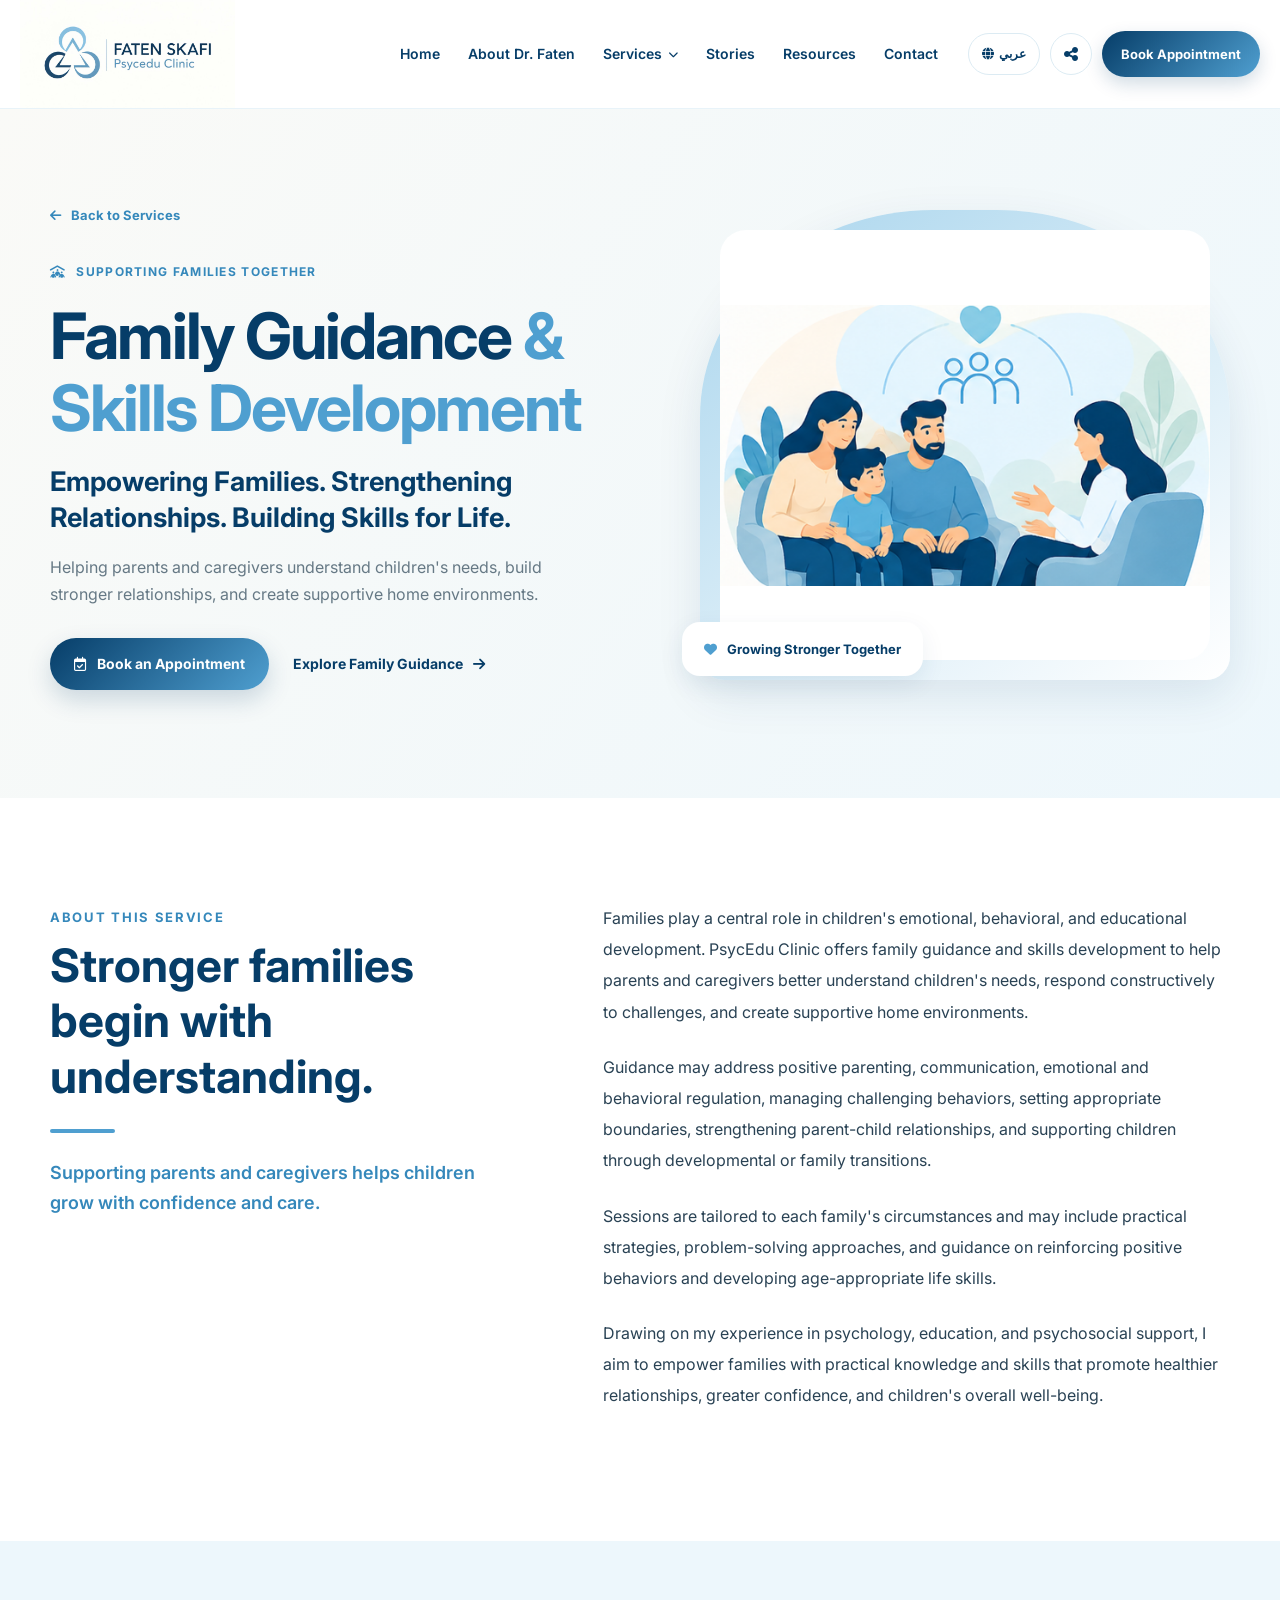
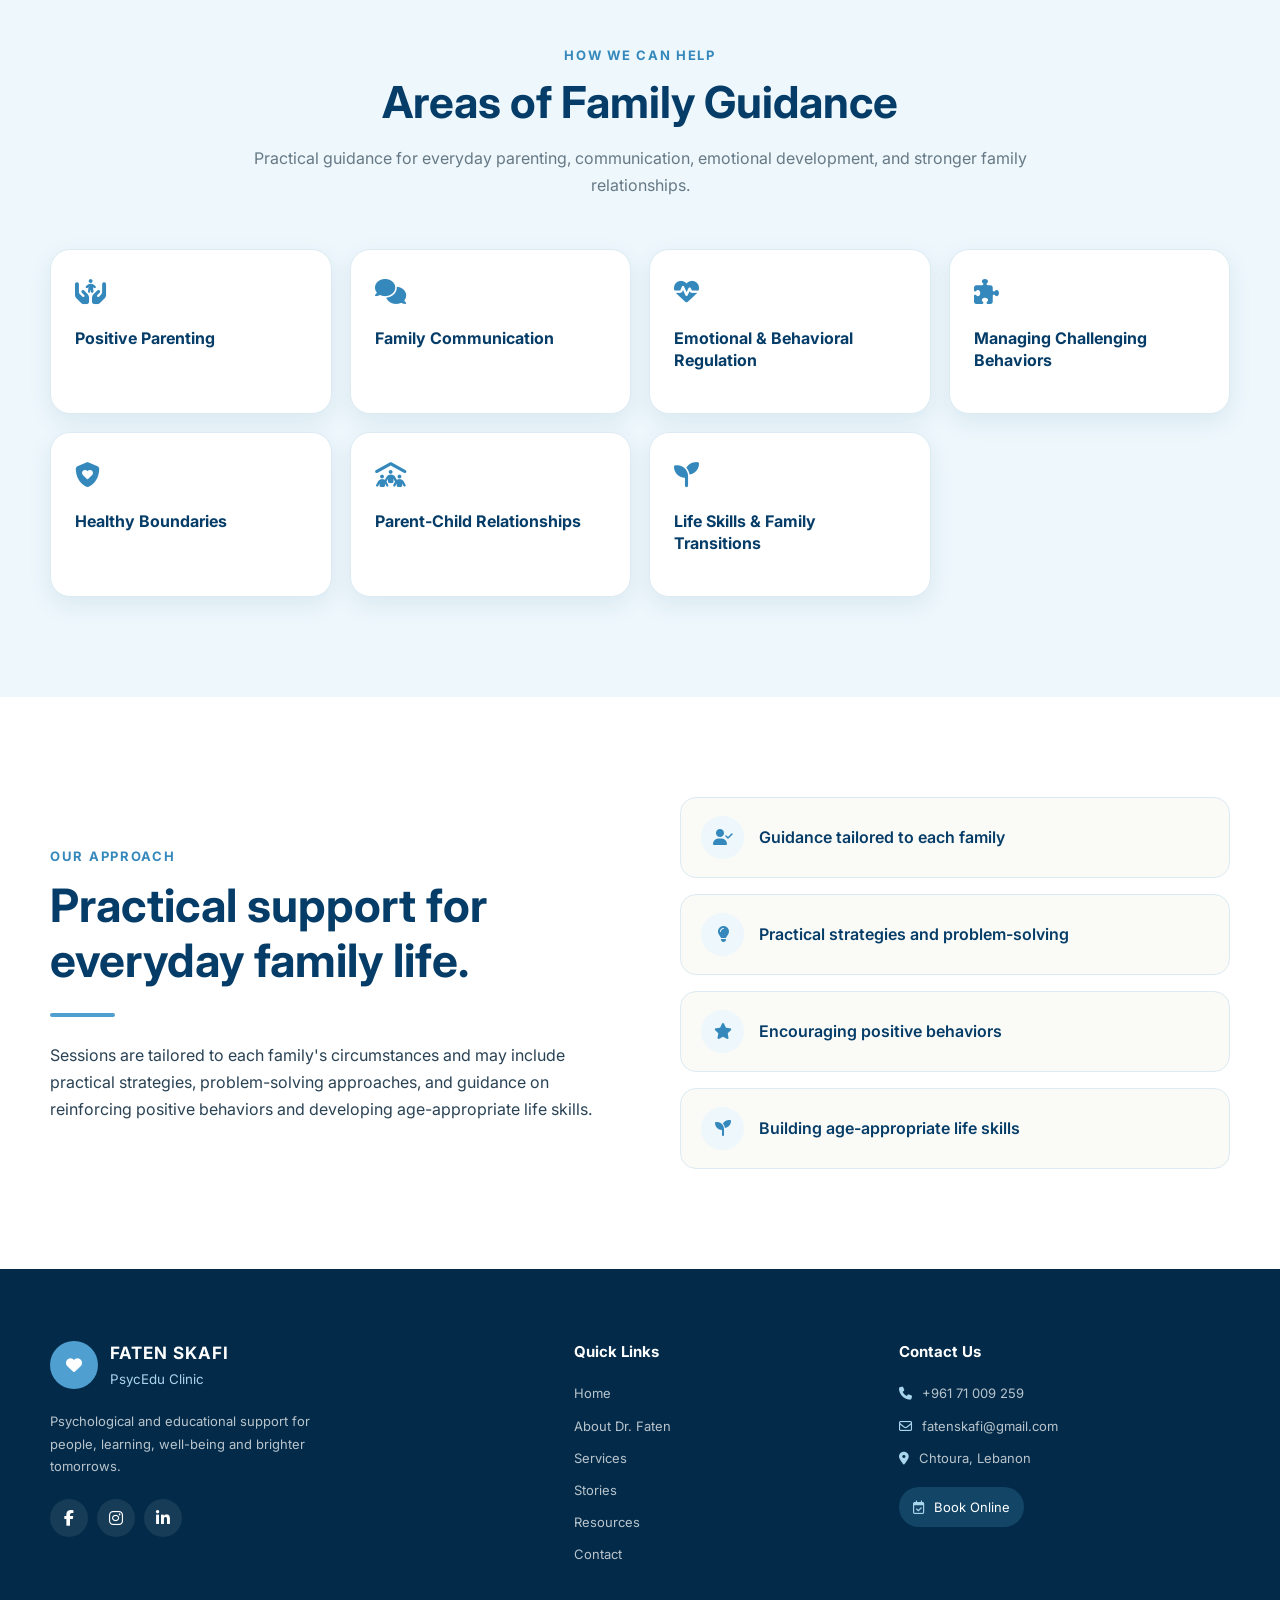
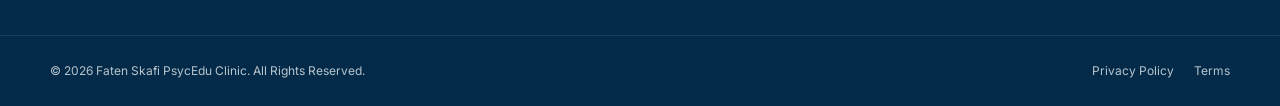
<file: service-family.html>
<!DOCTYPE html>
<html lang="en" dir="ltr">

<head>
    <meta charset="UTF-8">
    <meta name="viewport" content="width=device-width, initial-scale=1.0">

    <meta name="description"
          content="Family guidance and skills development at PsycEdu Clinic, supporting positive parenting, communication and children's well-being.">

    <title>Family Guidance &amp; Skills Development | PsycEdu Clinic</title>

    <link rel="icon" type="image/jpeg" href="icon.jpeg">

    <!-- GOOGLE FONTS -->
    <link rel="preconnect" href="https://fonts.googleapis.com">
    <link rel="preconnect" href="https://fonts.gstatic.com" crossorigin>

    <link href="https://fonts.googleapis.com/css2?family=Cairo:wght@400;500;600;700&family=Inter:wght@400;500;600;700&display=swap"
          rel="stylesheet">

    <!-- FONT AWESOME -->
    <link rel="stylesheet"
          href="https://cdnjs.cloudflare.com/ajax/libs/font-awesome/6.5.2/css/all.min.css">

    <!-- SHARED CSS -->
    <link rel="stylesheet" href="style.css">
    <link rel="stylesheet" href="services.css">
</head>

<body>

<!-- =========================================================
     HEADER
========================================================= -->

<header class="site-header">

    <div class="header-container">

        <a href="index.html"
           class="logo"
           aria-label="PsycEdu Clinic Home">

            <img src="logo.jpeg"
                 alt="Faten Skafi PsycEdu Clinic">

        </a>

        <!-- MOBILE MENU -->
        <button class="menu-toggle"
                id="menuToggle"
                type="button"
                aria-label="Open navigation"
                aria-expanded="false">

            <i class="fa-solid fa-bars"></i>

        </button>

        <!-- NAVIGATION -->
        <nav class="main-nav" id="mainNav">

            <a href="index.html"
               class="nav-link"
               data-i18n="navHome">
                Home
            </a>

            <a href="about.html"
               class="nav-link"
               data-i18n="navAbout">
                About Dr. Faten
            </a>

            <!-- SERVICES DROPDOWN -->
            <div class="nav-dropdown">

                <button class="dropdown-toggle"
                        type="button"
                        aria-expanded="false">

                    <span data-i18n="navServices">
                        Services
                    </span>

                    <i class="fa-solid fa-chevron-down"></i>

                </button>

                <div class="dropdown-menu">

                    <a href="service-counseling.html"
                       data-i18n="service1">
                        Psychological Counseling
                    </a>

                    <a href="service-assessment.html"
                       data-i18n="service2">
                        Psychoeducational Assessment
                    </a>

                    <a href="service-reports.html"
                       data-i18n="service3">
                        Psychoeducational Reports
                    </a>

                    <a href="service-learning.html"
                       data-i18n="service4">
                        Learning Difficulties &amp; ADHD
                    </a>

                    <a href="service-family.html"
                       data-i18n="service5"
                       aria-current="page">
                        Family Guidance &amp; Skills Development
                    </a>

                </div>

            </div>

            <a href="stories.html"
               class="nav-link"
               data-i18n="navStories">

                Stories

            </a>

            <a href="resources.html"
               class="nav-link"
               data-i18n="navResources">
                Resources
            </a>

            <a href="contact.html"
               class="nav-link"
               data-i18n="navContact">
                Contact
            </a>

            <!-- MOBILE NAV ACTIONS -->
            <div class="mobile-nav-actions">

                <button class="language-btn mobile-language"
                        type="button">

                    <i class="fa-solid fa-globe"></i>

                    <span class="languageText">عربي</span>

                </button>

                <a href="appointment.html"
                   class="appointment-btn mobile-appointment"
                   data-i18n="bookAppointment">
                    Book Appointment
                </a>

            </div>

        </nav>

        <!-- HEADER ACTIONS -->
        <div class="header-actions">

            <button class="language-btn"
                    id="languageButton"
                    type="button"
                    aria-label="Switch language">

                <i class="fa-solid fa-globe"></i>

                <span class="languageText">عربي</span>

            </button>

            <!-- SHARE BUTTON -->
            <div class="share-wrapper">

                <button class="share-btn"
                        id="shareButton"
                        type="button"
                        aria-label="Share this page"
                        aria-expanded="false">

                    <i class="fa-solid fa-share-nodes"></i>

                </button>

                <div class="share-menu" id="shareMenu">

                    <span class="share-title"
                          data-i18n="shareTitle">
                        Share this page
                    </span>

                    <div class="share-options">

                        <button type="button"
                                data-share="whatsapp"
                                aria-label="Share on WhatsApp">
                            <i class="fa-brands fa-whatsapp"></i>
                        </button>

                        <button type="button"
                                data-share="facebook"
                                aria-label="Share on Facebook">
                            <i class="fa-brands fa-facebook-f"></i>
                        </button>

                        <button type="button"
                                data-share="linkedin"
                                aria-label="Share on LinkedIn">
                            <i class="fa-brands fa-linkedin-in"></i>
                        </button>

                        <button type="button"
                                data-share="copy"
                                aria-label="Copy page link">
                            <i class="fa-solid fa-link"></i>
                        </button>

                    </div>

                </div>

            </div>

            <a href="appointment.html"
               class="appointment-btn"
               data-i18n="bookAppointment">
                Book Appointment
            </a>

        </div>

    </div>

</header>


<!-- =========================================================
     MAIN CONTENT
========================================================= -->

<main>

    <!-- HERO SECTION -->
    <section class="counseling-hero">

        <div class="container counseling-hero-grid">

            <div class="counseling-hero-copy">

                <a href="index.html#services"
                   class="counseling-back">

                    <i class="fa-solid fa-arrow-left"></i>

                    <span data-service-i18n="familyBack">
                        Back to Services
                    </span>

                </a>

                <div class="counseling-eyebrow">

                    <i class="fa-solid fa-people-roof"></i>

                    <span data-service-i18n="familyEyebrow">
                        Supporting Families Together
                    </span>

                </div>

                <h1 data-service-i18n="familyTitle">
                    Family Guidance <em>&amp; Skills Development</em>
                </h1>

                <p class="counseling-lead"
                   data-service-i18n="familySubtitle">
                    Empowering Families. Strengthening Relationships.
                    Building Skills for Life.
                </p>

                <p data-service-i18n="familyHeroDescription">
                    Helping parents and caregivers understand children's
                    needs, build stronger relationships, and create
                    supportive home environments.
                </p>

                <div class="counseling-actions">

                    <a href="appointment.html" class="primary-btn">

                        <i class="fa-regular fa-calendar-check"></i>

                        <span data-service-i18n="familyBook">
                            Book an Appointment
                        </span>

                    </a>

                    <a href="#about-family"
                       class="counseling-text-link">

                        <span data-service-i18n="familyExplore">
                            Explore Family Guidance
                        </span>

                        <i class="fa-solid fa-arrow-right"></i>

                    </a>

                </div>

            </div>

            <!-- IMAGE -->
            <div class="counseling-hero-art">

                <div class="counseling-image-wrap">

                    <img src="Family Guidance &amp; Skills Development.png"
                         alt="Family Guidance and Skills Development">

                    <div class="counseling-image-tag">

                        <i class="fa-solid fa-heart"></i>

                        <span data-service-i18n="familyImageTag">
                            Growing Stronger Together
                        </span>

                    </div>

                </div>

            </div>

        </div>

    </section>


    <!-- ABOUT THE SERVICE -->
    <section class="counseling-intro"
             id="about-family">

        <div class="container counseling-intro-grid">

            <div>

                <span class="section-label"
                      data-service-i18n="familyAboutLabel">
                    About This Service
                </span>

                <h2 data-service-i18n="familyAboutTitle">
                    Stronger families begin with understanding.
                </h2>

                <div class="counseling-rule"></div>

                <p class="counseling-quote"
                   data-service-i18n="familyQuote">
                    Supporting parents and caregivers helps
                    children grow with confidence and care.
                </p>

            </div>

            <div class="counseling-prose">

                <p data-service-i18n="familyParagraph1">
                    Families play a central role in children's emotional,
                    behavioral, and educational development. PsycEdu Clinic
                    offers family guidance and skills development to help
                    parents and caregivers better understand children's
                    needs, respond constructively to challenges, and
                    create supportive home environments.
                </p>

                <p data-service-i18n="familyParagraph2">
                    Guidance may address positive parenting, communication,
                    emotional and behavioral regulation, managing
                    challenging behaviors, setting appropriate boundaries,
                    strengthening parent-child relationships, and
                    supporting children through developmental or
                    family transitions.
                </p>

                <p data-service-i18n="familyParagraph3">
                    Sessions are tailored to each family's circumstances
                    and may include practical strategies, problem-solving
                    approaches, and guidance on reinforcing positive
                    behaviors and developing age-appropriate life skills.
                </p>

                <p data-service-i18n="familyParagraph4">
                    Drawing on my experience in psychology, education,
                    and psychosocial support, I aim to empower families
                    with practical knowledge and skills that promote
                    healthier relationships, greater confidence,
                    and children's overall well-being.
                </p>

            </div>

        </div>

    </section>


    <!-- AREAS OF FAMILY GUIDANCE -->
    <section class="counseling-areas"
             id="family-areas">

        <div class="container">

            <div class="section-heading centered">

                <span class="section-label"
                      data-service-i18n="familyAreasLabel">
                    How We Can Help
                </span>

                <h2 data-service-i18n="familyAreasTitle">
                    Areas of Family Guidance
                </h2>

                <p data-service-i18n="familyAreasIntro">
                    Practical guidance for everyday parenting,
                    communication, emotional development,
                    and stronger family relationships.
                </p>

            </div>

            <div class="counseling-areas-grid">

                <article class="counseling-area">

                    <i class="fa-solid fa-hands-holding-child"></i>

                    <h3 data-service-i18n="familyArea1">
                        Positive Parenting
                    </h3>

                </article>

                <article class="counseling-area">

                    <i class="fa-solid fa-comments"></i>

                    <h3 data-service-i18n="familyArea2">
                        Family Communication
                    </h3>

                </article>

                <article class="counseling-area">

                    <i class="fa-solid fa-heart-pulse"></i>

                    <h3 data-service-i18n="familyArea3">
                        Emotional &amp; Behavioral Regulation
                    </h3>

                </article>

                <article class="counseling-area">

                    <i class="fa-solid fa-puzzle-piece"></i>

                    <h3 data-service-i18n="familyArea4">
                        Managing Challenging Behaviors
                    </h3>

                </article>

                <article class="counseling-area">

                    <i class="fa-solid fa-shield-heart"></i>

                    <h3 data-service-i18n="familyArea5">
                        Healthy Boundaries
                    </h3>

                </article>

                <article class="counseling-area">

                    <i class="fa-solid fa-people-roof"></i>

                    <h3 data-service-i18n="familyArea6">
                        Parent-Child Relationships
                    </h3>

                </article>

                <article class="counseling-area">

                    <i class="fa-solid fa-seedling"></i>

                    <h3 data-service-i18n="familyArea7">
                        Life Skills &amp; Family Transitions
                    </h3>

                </article>

            </div>

        </div>

    </section>


    <!-- PERSONALIZED APPROACH -->
    <section class="counseling-values">

        <div class="container counseling-values-inner">

            <div>

                <span class="section-label"
                      data-service-i18n="familyApproachLabel">
                    Our Approach
                </span>

                <h2 data-service-i18n="familyApproachTitle">
                    Practical support for everyday family life.
                </h2>

                <div class="counseling-rule"></div>

                <p data-service-i18n="familyParagraph3">
                    Sessions are tailored to each family's circumstances
                    and may include practical strategies, problem-solving
                    approaches, and guidance on reinforcing positive
                    behaviors and developing age-appropriate life skills.
                </p>

            </div>

            <div class="counseling-values-list">

                <div>

                    <i class="fa-solid fa-user-check"></i>

                    <span data-service-i18n="familyValue1">
                        Guidance tailored to each family
                    </span>

                </div>

                <div>

                    <i class="fa-solid fa-lightbulb"></i>

                    <span data-service-i18n="familyValue2">
                        Practical strategies and problem-solving
                    </span>

                </div>

                <div>

                    <i class="fa-solid fa-star"></i>

                    <span data-service-i18n="familyValue3">
                        Encouraging positive behaviors
                    </span>

                </div>

                <div>

                    <i class="fa-solid fa-seedling"></i>

                    <span data-service-i18n="familyValue4">
                        Building age-appropriate life skills
                    </span>

                </div>

            </div>

        </div>

    </section>

</main>


<!-- =========================================================
     FOOTER
========================================================= -->

<footer class="site-footer">

    <div class="container footer-grid">

        <div class="footer-brand">

            <a href="index.html" class="footer-logo">

                <span class="footer-logo-symbol">
                    <i class="fa-solid fa-heart"></i>
                </span>

                <span>
                    <strong>FATEN SKAFI</strong>
                    <small>PsycEdu Clinic</small>
                </span>

            </a>

            <p data-i18n="footerDescription">
                Psychological and educational support for people,
                learning, well-being and brighter tomorrows.
            </p>

            <div class="footer-socials">

                <a href="https://www.facebook.com/share/19TW65atwE/"
                   target="_blank"
                   rel="noopener noreferrer"
                   aria-label="Facebook">

                    <i class="fa-brands fa-facebook-f"></i>

                </a>

                <a href="https://www.instagram.com/dr.faten_skafi?stkn=dXpkZ2U0Z2pqOWF1"
                   target="_blank"
                   rel="noopener noreferrer"
                   aria-label="Instagram">

                    <i class="fa-brands fa-instagram"></i>

                </a>

                <a href="https://www.linkedin.com/in/dr-faten-skafi-13892ab7"
                   target="_blank"
                   rel="noopener noreferrer"
                   aria-label="LinkedIn">

                    <i class="fa-brands fa-linkedin-in"></i>

                </a>

            </div>

        </div>

        <div class="footer-column">

            <h3 data-i18n="quickLinks">
                Quick Links
            </h3>

            <a href="index.html" data-i18n="navHome">Home</a>

            <a href="about.html" data-i18n="navAbout">
                About Dr. Faten
            </a>

            <a href="services.html" data-i18n="navServices">
                Services
            </a>

            <a href="stories.html"
               data-i18n="navStories">

                Stories

            </a>

            <a href="resources.html" data-i18n="navResources">
                Resources
            </a>

            <a href="contact.html" data-i18n="navContact">
                Contact
            </a>

        </div>

        <div class="footer-column footer-contact">

            <h3 data-i18n="contactUs">
                Contact Us
            </h3>

            <a href="tel:+96171009259">

                <i class="fa-solid fa-phone"></i>

                <span>+961 71 009 259</span>

            </a>

            <a href="mailto:fatenskafi@gmail.com">

                <i class="fa-regular fa-envelope"></i>

                <span>fatenskafi@gmail.com</span>

            </a>

            <div>

                <i class="fa-solid fa-location-dot"></i>

                <span data-i18n="location">
                    Chtoura, Lebanon
                </span>

            </div>

            <a href="appointment.html"
               class="footer-appointment">

                <i class="fa-regular fa-calendar-check"></i>

                <span data-i18n="bookOnline">
                    Book Online
                </span>

            </a>

        </div>

    </div>

    <div class="footer-bottom">

        <div class="container footer-bottom-container">

            <p>
                © <span id="currentYear">2026</span>
                Faten Skafi PsycEdu Clinic.

                <span data-i18n="rights">
                    All Rights Reserved.
                </span>
            </p>

            <div>

                <a href="#" data-i18n="privacy">
                    Privacy Policy
                </a>

                <a href="#" data-i18n="terms">
                    Terms
                </a>

            </div>

        </div>

    </div>

</footer>


<!-- TOAST -->
<div class="toast" id="toast">
    Link copied!
</div>


<!-- =========================================================
     JAVASCRIPT (navbar + share + Arabic translation)
========================================================= -->

<script>

document.addEventListener("DOMContentLoaded", function () {

    /* =====================================================
       ELEMENTS
    ===================================================== */

    const menuToggle = document.getElementById("menuToggle");
    const mainNav = document.getElementById("mainNav");
    const dropdown = document.querySelector(".nav-dropdown");
    const dropdownToggle = document.querySelector(".dropdown-toggle");
    const shareButton = document.getElementById("shareButton");
    const shareMenu = document.getElementById("shareMenu");
    const languageButtons = document.querySelectorAll(".language-btn");
    const languageTexts = document.querySelectorAll(".languageText");
    const toast = document.getElementById("toast");

    const MOBILE_BREAKPOINT = 850;


    /* =====================================================
       CURRENT YEAR
    ===================================================== */

    function setYear() {
        const year = document.getElementById("currentYear");
        if (year) {
            year.textContent = new Date().getFullYear();
        }
    }


    /* =====================================================
       MOBILE MENU
    ===================================================== */

    function openMenu() {
        mainNav.classList.add("active");
        menuToggle.setAttribute("aria-expanded", "true");
        menuToggle.innerHTML = '<i class="fa-solid fa-xmark"></i>';
    }

    function closeMenu() {
        mainNav.classList.remove("active");

        if (dropdown) {
            dropdown.classList.remove("active");
        }

        if (dropdownToggle) {
            dropdownToggle.setAttribute("aria-expanded", "false");
        }

        menuToggle.setAttribute("aria-expanded", "false");
        menuToggle.innerHTML = '<i class="fa-solid fa-bars"></i>';
    }

    if (menuToggle && mainNav) {

        menuToggle.addEventListener("click", function (event) {

            event.stopPropagation();

            if (mainNav.classList.contains("active")) {
                closeMenu();
            } else {
                openMenu();
            }

        });

        /* close after tapping a link */
        mainNav.querySelectorAll("a").forEach(function (link) {

            link.addEventListener("click", function () {
                if (window.innerWidth <= MOBILE_BREAKPOINT) {
                    closeMenu();
                }
            });

        });

        /* close when tapping outside */
        document.addEventListener("click", function (event) {

            if (
                window.innerWidth <= MOBILE_BREAKPOINT &&
                mainNav.classList.contains("active") &&
                !mainNav.contains(event.target) &&
                !menuToggle.contains(event.target)
            ) {
                closeMenu();
            }

        });

    }


    /* =====================================================
       MOBILE SERVICES DROPDOWN
    ===================================================== */

    if (dropdownToggle && dropdown) {

        dropdownToggle.addEventListener("click", function (event) {

            if (window.innerWidth <= MOBILE_BREAKPOINT) {

                event.preventDefault();
                event.stopPropagation();

                dropdown.classList.toggle("active");

                dropdownToggle.setAttribute(
                    "aria-expanded",
                    dropdown.classList.contains("active")
                );

            }

        });

    }


    /* =====================================================
       SHARE MENU
    ===================================================== */

    if (shareButton && shareMenu) {

        shareButton.addEventListener("click", function (event) {

            event.stopPropagation();

            shareMenu.classList.toggle("active");

            shareButton.setAttribute(
                "aria-expanded",
                shareMenu.classList.contains("active")
            );

        });

        document.addEventListener("click", function (event) {

            if (
                !shareMenu.contains(event.target) &&
                !shareButton.contains(event.target)
            ) {
                shareMenu.classList.remove("active");
                shareButton.setAttribute("aria-expanded", "false");
            }

        });

    }


    /* =====================================================
       TOAST
    ===================================================== */

    function showToast(message) {

        if (!toast) {
            return;
        }

        toast.textContent = message;
        toast.classList.add("show");

        setTimeout(function () {
            toast.classList.remove("show");
        }, 2200);

    }


    /* =====================================================
       SHARE OPTIONS
    ===================================================== */

    document.querySelectorAll("[data-share]").forEach(function (button) {

        button.addEventListener("click", async function () {

            const type = button.dataset.share;
            const pageURL = window.location.href;
            const pageTitle = document.title;

            let shareURL = "";

            if (type === "whatsapp") {
                shareURL =
                    "https://wa.me/?text=" +
                    encodeURIComponent(pageTitle + " " + pageURL);
            }

            if (type === "facebook") {
                shareURL =
                    "https://www.facebook.com/sharer/sharer.php?u=" +
                    encodeURIComponent(pageURL);
            }

            if (type === "linkedin") {
                shareURL =
                    "https://www.linkedin.com/sharing/share-offsite/?url=" +
                    encodeURIComponent(pageURL);
            }

            if (type === "copy") {

                try {
                    await navigator.clipboard.writeText(pageURL);
                    showToast(
                        currentLanguage === "ar"
                            ? "تم نسخ الرابط"
                            : "Link copied!"
                    );
                } catch (error) {
                    console.error("Unable to copy link.", error);
                }

                shareMenu.classList.remove("active");
                return;

            }

            if (shareURL) {
                window.open(shareURL, "_blank", "noopener,noreferrer");
            }

            shareMenu.classList.remove("active");

        });

    });


    /* =====================================================
       ARABIC TRANSLATIONS
       (the English text is read from the HTML itself, so only
       the Arabic needs to be listed here)
    ===================================================== */

    /* header + footer  →  data-i18n */
    const arabicShared = {

        navHome: "الرئيسية",
        navAbout: "عن د. فاتن",
        navServices: "الخدمات",
        navStories: "قصص",
        navResources: "المصادر",
        navContact: "تواصل معنا",
        bookAppointment: "احجز موعداً",
        shareTitle: "مشاركة الصفحة",

        service1: "الاستشارات النفسية",
        service2: "التقييم النفسي التربوي",
        service3: "التقارير النفسية التربوية",
        service4: "دعم صعوبات التعلم واضطراب فرط الحركة وتشتت الانتباه",
        service5: "الإرشاد الأسري وتنمية المهارات",

        footerDescription:
            "دعم نفسي وتربوي للإنسان والتعلّم والرفاه النفسي وغدٍ أكثر إشراقاً.",
        quickLinks: "روابط سريعة",
        contactUs: "تواصل معنا",
        location: "شتورة، لبنان",
        bookOnline: "احجز أونلاين",
        rights: "جميع الحقوق محفوظة.",
        privacy: "سياسة الخصوصية",
        terms: "الشروط"

    };


    /* page content  →  data-service-i18n */
    const arabicPage = {

        familyBack: "العودة إلى الخدمات",

        familyEyebrow: "ندعم الأسر معاً",

        familyTitle: 'الإرشاد الأسري <em>وتنمية المهارات</em>',

        familySubtitle:
            "تمكين الأسر. تعزيز العلاقات. بناء مهارات للحياة.",

        familyHeroDescription:
            "مساعدة الوالدين ومقدّمي الرعاية على فهم احتياجات الأطفال وبناء علاقات أقوى وتهيئة بيئات منزلية داعمة.",

        familyBook: "احجز موعداً",

        familyExplore: "اكتشف الإرشاد الأسري",

        familyImageTag: "ننمو أقوى معاً",

        familyAboutLabel: "عن هذه الخدمة",

        familyAboutTitle: "الأسر الأقوى تبدأ بالفهم.",

        familyQuote:
            "دعم الوالدين ومقدّمي الرعاية يساعد الأطفال على النمو بثقة ورعاية.",

        familyParagraph1:
            "تؤدي الأسرة دوراً محورياً في النمو العاطفي والسلوكي والتربوي للأطفال. وتقدّم عيادة PsycEdu الإرشاد الأسري وتنمية المهارات لمساعدة الوالدين ومقدّمي الرعاية على فهم احتياجات الأطفال بشكل أفضل، والاستجابة للتحديات بطريقة بنّاءة، وتهيئة بيئات منزلية داعمة.",

        familyParagraph2:
            "قد يتناول الإرشاد التربية الإيجابية، والتواصل، وتنظيم الانفعالات والسلوك، والتعامل مع السلوكيات الصعبة، ووضع الحدود المناسبة، وتعزيز العلاقة بين الوالدين والأطفال، ودعم الأطفال خلال التحولات النمائية أو الأسرية.",

        familyParagraph3:
            "تُصمَّم الجلسات بما يناسب ظروف كل أسرة، وقد تتضمن استراتيجيات عملية وأساليب لحل المشكلات وإرشاداً حول تعزيز السلوكيات الإيجابية وتنمية المهارات الحياتية المناسبة للعمر.",

        familyParagraph4:
            "استناداً إلى خبرتي في علم النفس والتربية والدعم النفسي الاجتماعي، أسعى إلى تمكين الأسر بمعارف ومهارات عملية تعزز العلاقات الصحية وتزيد الثقة وترفع من رفاه الأطفال بشكل عام.",

        familyAreasLabel: "كيف يمكننا مساعدتك",

        familyAreasTitle: "مجالات الإرشاد الأسري",

        familyAreasIntro:
            "إرشاد عملي للتربية اليومية والتواصل والنمو العاطفي وعلاقات أسرية أقوى.",

        familyArea1: "التربية الإيجابية",
        familyArea2: "التواصل الأسري",
        familyArea3: "تنظيم الانفعالات والسلوك",
        familyArea4: "التعامل مع السلوكيات الصعبة",
        familyArea5: "الحدود الصحية",
        familyArea6: "العلاقة بين الوالدين والأطفال",
        familyArea7: "المهارات الحياتية والتحولات الأسرية",

        familyApproachLabel: "نهجنا",

        familyApproachTitle: "دعم عملي للحياة الأسرية اليومية.",

        familyValue1: "إرشاد مخصص لكل أسرة",
        familyValue2: "استراتيجيات عملية وحل المشكلات",
        familyValue3: "تشجيع السلوكيات الإيجابية",
        familyValue4: "بناء مهارات حياتية مناسبة للعمر"

    };


    /* =====================================================
       LANGUAGE
    ===================================================== */

    let currentLanguage =
        localStorage.getItem("psycedu-language") || "en";


    /* translate a group of elements; the original English markup
       is stored the first time so it can be restored later */
    function translateGroup(selector, attribute, dictionary, language) {

        document.querySelectorAll(selector).forEach(function (el) {

            const key = el.getAttribute(attribute);

            if (el.dataset.enHtml === undefined) {
                el.dataset.enHtml = el.innerHTML;
            }

            if (language === "ar" && dictionary[key] !== undefined) {
                el.innerHTML = dictionary[key];
            } else {
                el.innerHTML = el.dataset.enHtml;
            }

        });

    }


    /* parts of the page that have no data attribute */
    const extraArabic = [

        [".footer-logo strong", "فاتن السكافي"],

        [".footer-logo small", "عيادة PsycEdu"],

        [
            ".footer-bottom-container > p",
            '© <span id="currentYear"></span> عيادة فاتن السكافي PsycEdu. <span data-i18n="rights">جميع الحقوق محفوظة.</span>'
        ]

    ];


    function translateExtras(language) {

        extraArabic.forEach(function (item) {

            const el = document.querySelector(item[0]);

            if (!el) {
                return;
            }

            if (el.dataset.enHtml === undefined) {
                el.dataset.enHtml = el.innerHTML;
            }

            el.innerHTML =
                language === "ar" ? item[1] : el.dataset.enHtml;

        });

    }


    function setLanguage(language) {

        currentLanguage = language;

        const html = document.documentElement;

        html.lang = language === "ar" ? "ar" : "en";
        html.dir = language === "ar" ? "rtl" : "ltr";

        document.body.setAttribute("dir", html.dir);


        /* extras first (they may contain data-i18n spans) */
        translateExtras(language);

        translateGroup("[data-i18n]", "data-i18n", arabicShared, language);

        translateGroup(
            "[data-service-i18n]",
            "data-service-i18n",
            arabicPage,
            language
        );


        /* arrows should point the right way in RTL */
        const backIcon = document.querySelector(".counseling-back i");
        const exploreIcon = document.querySelector(".counseling-text-link i");

        if (backIcon) {
            backIcon.className =
                language === "ar"
                    ? "fa-solid fa-arrow-right"
                    : "fa-solid fa-arrow-left";
        }

        if (exploreIcon) {
            exploreIcon.className =
                language === "ar"
                    ? "fa-solid fa-arrow-left"
                    : "fa-solid fa-arrow-right";
        }


        /* image alt, title, meta description */
        const heroImage = document.querySelector(".counseling-image-wrap img");

        if (heroImage) {
            heroImage.alt =
                language === "ar"
                    ? "الإرشاد الأسري وتنمية المهارات"
                    : "Family Guidance and Skills Development";
        }

        document.title =
            language === "ar"
                ? "الإرشاد الأسري وتنمية المهارات | عيادة PsycEdu"
                : "Family Guidance & Skills Development | PsycEdu Clinic";

        const metaDescription =
            document.querySelector('meta[name="description"]');

        if (metaDescription) {
            metaDescription.setAttribute(
                "content",
                language === "ar"
                    ? "الإرشاد الأسري وتنمية المهارات في عيادة PsycEdu، لدعم التربية الإيجابية والتواصل ورفاه الأطفال."
                    : "Family guidance and skills development at PsycEdu Clinic, supporting positive parenting, communication and children's well-being."
            );
        }


        /* toast + language button text */
        if (toast) {
            toast.textContent =
                language === "ar" ? "تم نسخ الرابط" : "Link copied!";
        }

        languageTexts.forEach(function (text) {
            text.textContent = language === "en" ? "عربي" : "EN";
        });

        setYear();

        localStorage.setItem("psycedu-language", language);

    }


    languageButtons.forEach(function (button) {

        button.addEventListener("click", function () {

            setLanguage(currentLanguage === "en" ? "ar" : "en");

        });

    });


    /* keep phone / email left-to-right in Arabic */
    const fixStyle = document.createElement("style");

    fixStyle.textContent =
        '.footer-contact a[href^="tel:"] span,' +
        '.footer-contact a[href^="mailto:"] span' +
        '{direction:ltr;unicode-bidi:isolate;}';

    document.head.appendChild(fixStyle);


    /* =====================================================
       LOAD LANGUAGE
    ===================================================== */

    setLanguage(currentLanguage);


    /* =====================================================
       RESIZE
    ===================================================== */

    window.addEventListener("resize", function () {

        if (window.innerWidth > MOBILE_BREAKPOINT && mainNav && menuToggle) {
            closeMenu();
        }

    });

});

</script>

</body>
</html>
</file>
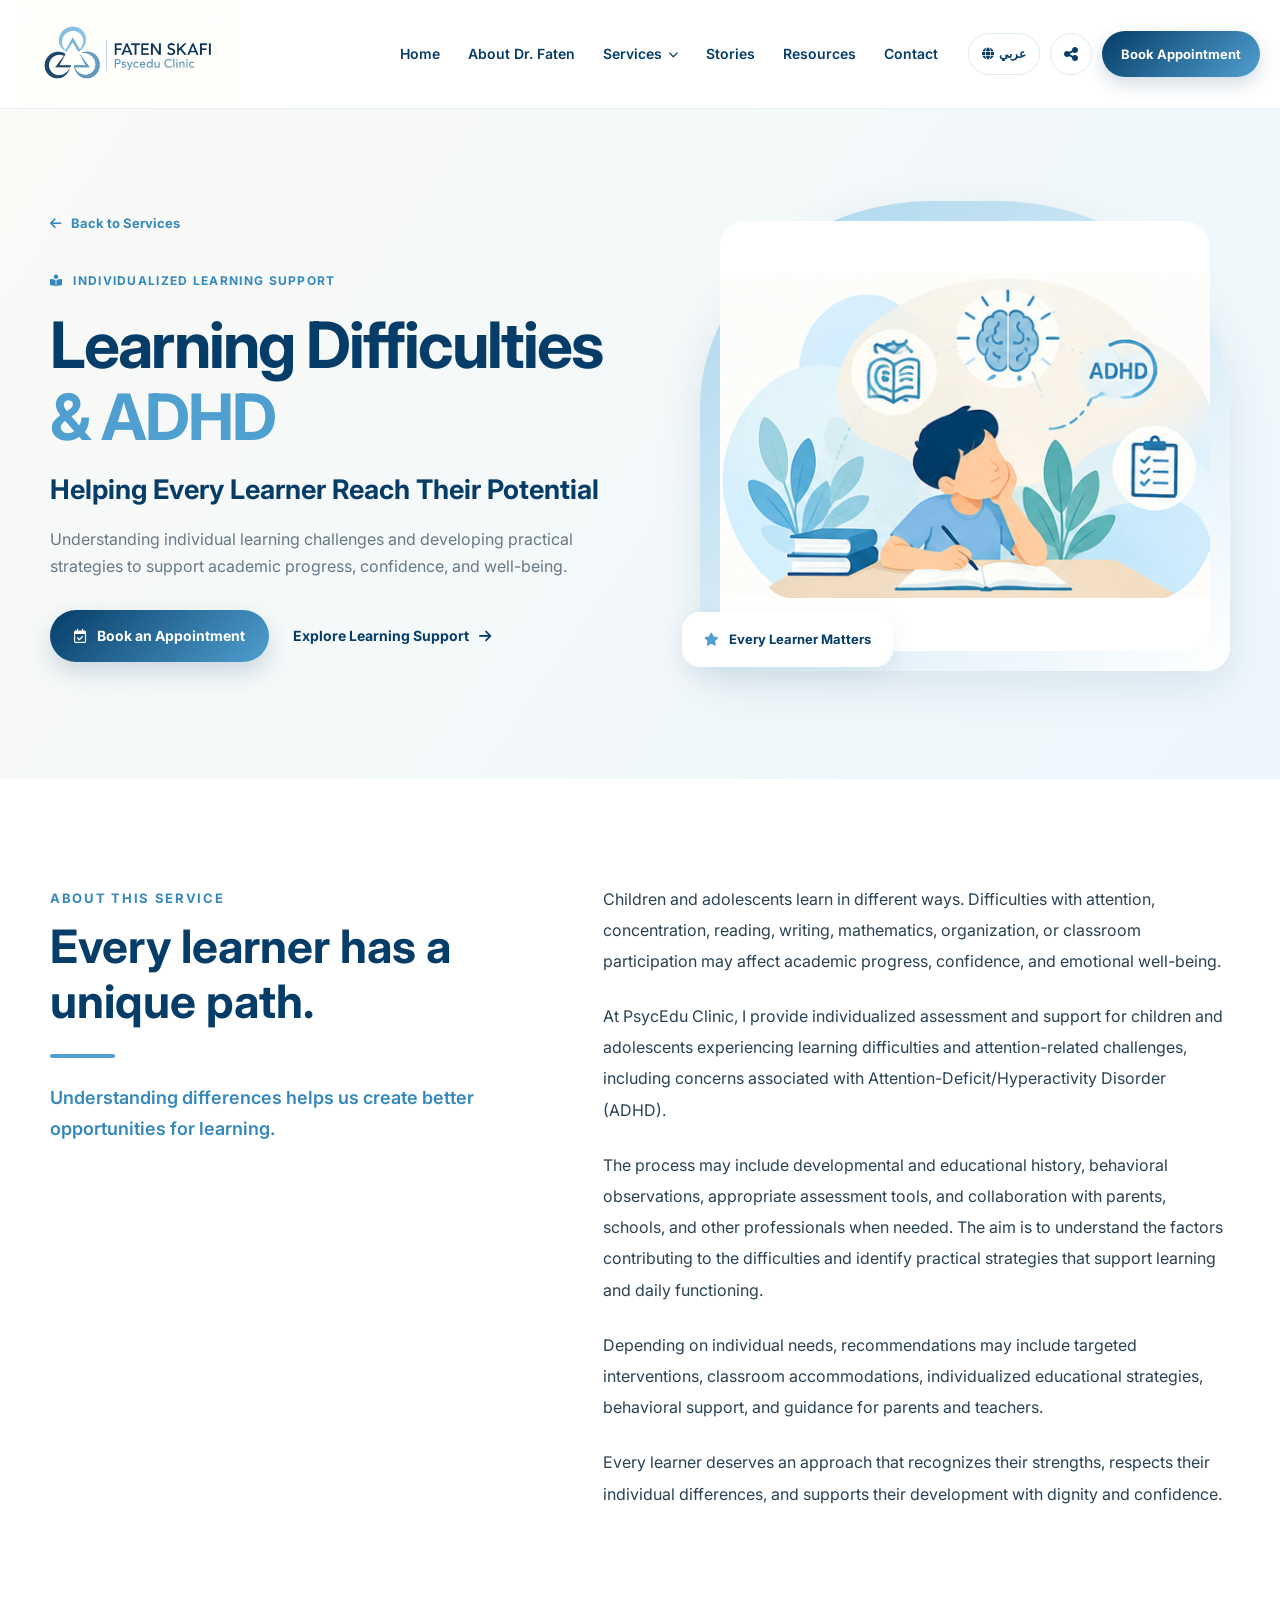
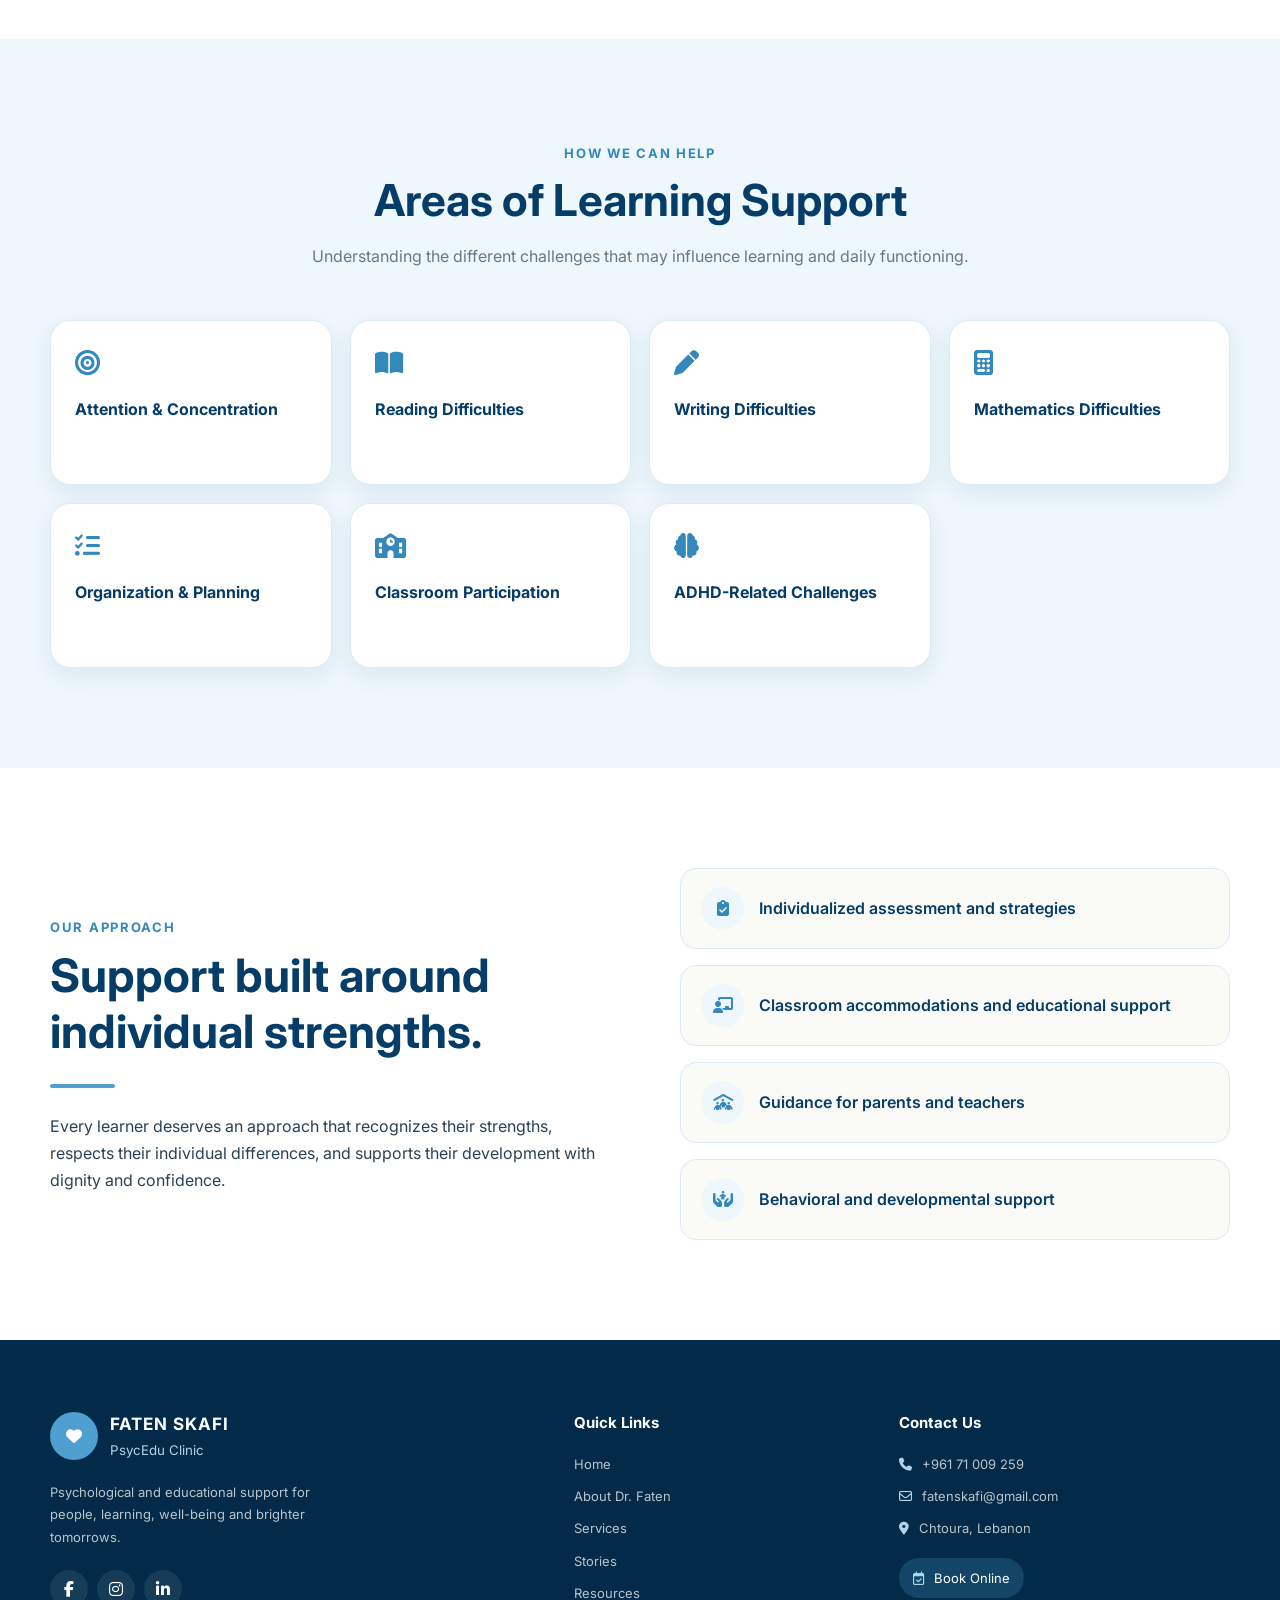
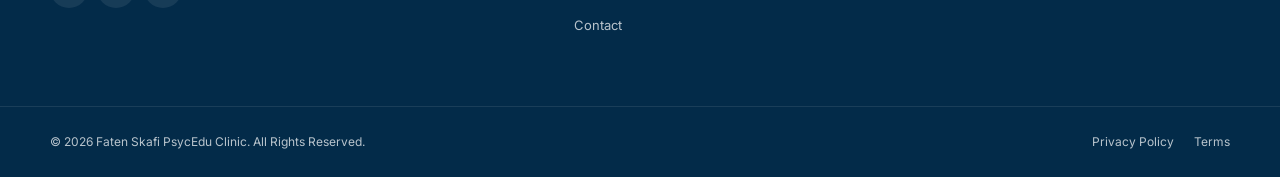
<file: service-learning.html>
<!DOCTYPE html>
<html lang="en" dir="ltr">

<head>
    <meta charset="UTF-8">
    <meta name="viewport" content="width=device-width, initial-scale=1.0">

    <meta name="description"
          content="Individualized assessment and support for learning difficulties and ADHD at PsycEdu Clinic.">

    <title>Learning Difficulties &amp; ADHD | PsycEdu Clinic</title>

    <link rel="icon" type="image/jpeg" href="icon.jpeg">

    <!-- GOOGLE FONTS -->
    <link rel="preconnect" href="https://fonts.googleapis.com">
    <link rel="preconnect" href="https://fonts.gstatic.com" crossorigin>

    <link href="https://fonts.googleapis.com/css2?family=Cairo:wght@400;500;600;700&family=Inter:wght@400;500;600;700&display=swap"
          rel="stylesheet">

    <!-- FONT AWESOME -->
    <link rel="stylesheet"
          href="https://cdnjs.cloudflare.com/ajax/libs/font-awesome/6.5.2/css/all.min.css">

    <!-- SHARED CSS -->
    <link rel="stylesheet" href="style.css">
    <link rel="stylesheet" href="services.css">
</head>

<body>

<!-- =========================================================
     HEADER
========================================================= -->

<header class="site-header">

    <div class="header-container">

        <a href="index.html"
           class="logo"
           aria-label="PsycEdu Clinic Home">

            <img src="logo.jpeg"
                 alt="Faten Skafi PsycEdu Clinic">

        </a>

        <!-- MOBILE MENU -->
        <button class="menu-toggle"
                id="menuToggle"
                type="button"
                aria-label="Open navigation"
                aria-expanded="false">

            <i class="fa-solid fa-bars"></i>

        </button>

        <!-- NAVIGATION -->
        <nav class="main-nav" id="mainNav">

            <a href="index.html"
               class="nav-link"
               data-i18n="navHome">
                Home
            </a>

            <a href="about.html"
               class="nav-link"
               data-i18n="navAbout">
                About Dr. Faten
            </a>

            <!-- SERVICES DROPDOWN -->
            <div class="nav-dropdown">

                <button class="dropdown-toggle"
                        type="button"
                        aria-expanded="false">

                    <span data-i18n="navServices">
                        Services
                    </span>

                    <i class="fa-solid fa-chevron-down"></i>

                </button>

                <div class="dropdown-menu">

                    <a href="service-counseling.html"
                       data-i18n="service1">
                        Psychological Counseling
                    </a>

                    <a href="service-assessment.html"
                       data-i18n="service2">
                        Psychoeducational Assessment
                    </a>

                    <a href="service-reports.html"
                       data-i18n="service3">
                        Psychoeducational Reports
                    </a>

                    <a href="service-learning.html"
                       data-i18n="service4"
                       aria-current="page">
                        Learning Difficulties &amp; ADHD
                    </a>

                    <a href="service-family.html"
                       data-i18n="service5">
                        Family Guidance &amp; Skills Development
                    </a>

                </div>

            </div>

            <a href="stories.html"
               class="nav-link"
               data-i18n="navStories">

                Stories

            </a>

            <a href="resources.html"
               class="nav-link"
               data-i18n="navResources">
                Resources
            </a>

            <a href="contact.html"
               class="nav-link"
               data-i18n="navContact">
                Contact
            </a>

            <!-- MOBILE NAV ACTIONS -->
            <div class="mobile-nav-actions">

                <button class="language-btn mobile-language"
                        type="button">

                    <i class="fa-solid fa-globe"></i>

                    <span class="languageText">عربي</span>

                </button>

                <a href="appointment.html"
                   class="appointment-btn mobile-appointment"
                   data-i18n="bookAppointment">
                    Book Appointment
                </a>

            </div>

        </nav>

        <!-- HEADER ACTIONS -->
        <div class="header-actions">

            <button class="language-btn"
                    id="languageButton"
                    type="button"
                    aria-label="Switch language">

                <i class="fa-solid fa-globe"></i>

                <span class="languageText">عربي</span>

            </button>

            <!-- SHARE BUTTON -->
            <div class="share-wrapper">

                <button class="share-btn"
                        id="shareButton"
                        type="button"
                        aria-label="Share this page"
                        aria-expanded="false">

                    <i class="fa-solid fa-share-nodes"></i>

                </button>

                <div class="share-menu" id="shareMenu">

                    <span class="share-title"
                          data-i18n="shareTitle">
                        Share this page
                    </span>

                    <div class="share-options">

                        <button type="button"
                                data-share="whatsapp"
                                aria-label="Share on WhatsApp">
                            <i class="fa-brands fa-whatsapp"></i>
                        </button>

                        <button type="button"
                                data-share="facebook"
                                aria-label="Share on Facebook">
                            <i class="fa-brands fa-facebook-f"></i>
                        </button>

                        <button type="button"
                                data-share="linkedin"
                                aria-label="Share on LinkedIn">
                            <i class="fa-brands fa-linkedin-in"></i>
                        </button>

                        <button type="button"
                                data-share="copy"
                                aria-label="Copy page link">
                            <i class="fa-solid fa-link"></i>
                        </button>

                    </div>

                </div>

            </div>

            <a href="appointment.html"
               class="appointment-btn"
               data-i18n="bookAppointment">
                Book Appointment
            </a>

        </div>

    </div>

</header>


<!-- =========================================================
     MAIN CONTENT
========================================================= -->

<main>

    <!-- HERO SECTION -->
    <section class="counseling-hero">

        <div class="container counseling-hero-grid">

            <div class="counseling-hero-copy">

                <a href="index.html#services"
                   class="counseling-back">

                    <i class="fa-solid fa-arrow-left"></i>

                    <span data-service-i18n="learningBack">
                        Back to Services
                    </span>

                </a>

                <div class="counseling-eyebrow">

                    <i class="fa-solid fa-book-open-reader"></i>

                    <span data-service-i18n="learningEyebrow">
                        Individualized Learning Support
                    </span>

                </div>

                <h1 data-service-i18n="learningTitle">
                    Learning Difficulties <em>&amp; ADHD</em>
                </h1>

                <p class="counseling-lead"
                   data-service-i18n="learningSubtitle">
                    Helping Every Learner Reach Their Potential
                </p>

                <p data-service-i18n="learningHeroDescription">
                    Understanding individual learning challenges
                    and developing practical strategies to support
                    academic progress, confidence, and well-being.
                </p>

                <div class="counseling-actions">

                    <a href="appointment.html" class="primary-btn">

                        <i class="fa-regular fa-calendar-check"></i>

                        <span data-service-i18n="learningBook">
                            Book an Appointment
                        </span>

                    </a>

                    <a href="#about-learning"
                       class="counseling-text-link">

                        <span data-service-i18n="learningExplore">
                            Explore Learning Support
                        </span>

                        <i class="fa-solid fa-arrow-right"></i>

                    </a>

                </div>

            </div>

            <!-- IMAGE -->
            <div class="counseling-hero-art">

                <div class="counseling-image-wrap">

                    <img src="Learning Difficulties &amp; ADHD.png"
                         alt="Learning Difficulties and ADHD support">

                    <div class="counseling-image-tag">

                        <i class="fa-solid fa-star"></i>

                        <span data-service-i18n="learningImageTag">
                            Every Learner Matters
                        </span>

                    </div>

                </div>

            </div>

        </div>

    </section>


    <!-- ABOUT THE SERVICE -->
    <section class="counseling-intro"
             id="about-learning">

        <div class="container counseling-intro-grid">

            <div>

                <span class="section-label"
                      data-service-i18n="learningAboutLabel">
                    About This Service
                </span>

                <h2 data-service-i18n="learningAboutTitle">
                    Every learner has a unique path.
                </h2>

                <div class="counseling-rule"></div>

                <p class="counseling-quote"
                   data-service-i18n="learningQuote">
                    Understanding differences helps us create
                    better opportunities for learning.
                </p>

            </div>

            <div class="counseling-prose">

                <p data-service-i18n="learningParagraph1">
                    Children and adolescents learn in different ways.
                    Difficulties with attention, concentration, reading,
                    writing, mathematics, organization, or classroom
                    participation may affect academic progress,
                    confidence, and emotional well-being.
                </p>

                <p data-service-i18n="learningParagraph2">
                    At PsycEdu Clinic, I provide individualized
                    assessment and support for children and adolescents
                    experiencing learning difficulties and
                    attention-related challenges, including concerns
                    associated with Attention-Deficit/Hyperactivity
                    Disorder (ADHD).
                </p>

                <p data-service-i18n="learningParagraph3">
                    The process may include developmental and
                    educational history, behavioral observations,
                    appropriate assessment tools, and collaboration
                    with parents, schools, and other professionals
                    when needed. The aim is to understand the factors
                    contributing to the difficulties and identify
                    practical strategies that support learning
                    and daily functioning.
                </p>

                <p data-service-i18n="learningParagraph4">
                    Depending on individual needs, recommendations
                    may include targeted interventions, classroom
                    accommodations, individualized educational
                    strategies, behavioral support, and guidance
                    for parents and teachers.
                </p>

                <p data-service-i18n="learningParagraph5">
                    Every learner deserves an approach that
                    recognizes their strengths, respects their
                    individual differences, and supports their
                    development with dignity and confidence.
                </p>

            </div>

        </div>

    </section>


    <!-- AREAS OF SUPPORT -->
    <section class="counseling-areas"
             id="learning-areas">

        <div class="container">

            <div class="section-heading centered">

                <span class="section-label"
                      data-service-i18n="learningAreasLabel">
                    How We Can Help
                </span>

                <h2 data-service-i18n="learningAreasTitle">
                    Areas of Learning Support
                </h2>

                <p data-service-i18n="learningAreasIntro">
                    Understanding the different challenges
                    that may influence learning and daily
                    functioning.
                </p>

            </div>

            <div class="counseling-areas-grid">

                <article class="counseling-area">

                    <i class="fa-solid fa-bullseye"></i>

                    <h3 data-service-i18n="learningArea1">
                        Attention &amp; Concentration
                    </h3>

                </article>

                <article class="counseling-area">

                    <i class="fa-solid fa-book-open"></i>

                    <h3 data-service-i18n="learningArea2">
                        Reading Difficulties
                    </h3>

                </article>

                <article class="counseling-area">

                    <i class="fa-solid fa-pen"></i>

                    <h3 data-service-i18n="learningArea3">
                        Writing Difficulties
                    </h3>

                </article>

                <article class="counseling-area">

                    <i class="fa-solid fa-calculator"></i>

                    <h3 data-service-i18n="learningArea4">
                        Mathematics Difficulties
                    </h3>

                </article>

                <article class="counseling-area">

                    <i class="fa-solid fa-list-check"></i>

                    <h3 data-service-i18n="learningArea5">
                        Organization &amp; Planning
                    </h3>

                </article>

                <article class="counseling-area">

                    <i class="fa-solid fa-school"></i>

                    <h3 data-service-i18n="learningArea6">
                        Classroom Participation
                    </h3>

                </article>

                <article class="counseling-area">

                    <i class="fa-solid fa-brain"></i>

                    <h3 data-service-i18n="learningArea7">
                        ADHD-Related Challenges
                    </h3>

                </article>

            </div>

        </div>

    </section>


    <!-- PERSONALIZED APPROACH -->
    <section class="counseling-values">

        <div class="container counseling-values-inner">

            <div>

                <span class="section-label"
                      data-service-i18n="learningApproachLabel">
                    Our Approach
                </span>

                <h2 data-service-i18n="learningApproachTitle">
                    Support built around individual strengths.
                </h2>

                <div class="counseling-rule"></div>

                <p data-service-i18n="learningParagraph5">
                    Every learner deserves an approach that
                    recognizes their strengths, respects their
                    individual differences, and supports their
                    development with dignity and confidence.
                </p>

            </div>

            <div class="counseling-values-list">

                <div>

                    <i class="fa-solid fa-clipboard-check"></i>

                    <span data-service-i18n="learningValue1">
                        Individualized assessment and strategies
                    </span>

                </div>

                <div>

                    <i class="fa-solid fa-chalkboard-user"></i>

                    <span data-service-i18n="learningValue2">
                        Classroom accommodations and educational support
                    </span>

                </div>

                <div>

                    <i class="fa-solid fa-people-roof"></i>

                    <span data-service-i18n="learningValue3">
                        Guidance for parents and teachers
                    </span>

                </div>

                <div>

                    <i class="fa-solid fa-hands-holding-child"></i>

                    <span data-service-i18n="learningValue4">
                        Behavioral and developmental support
                    </span>

                </div>

            </div>

        </div>

    </section>

</main>


<!-- =========================================================
     FOOTER
========================================================= -->

<footer class="site-footer">

    <div class="container footer-grid">

        <div class="footer-brand">

            <a href="index.html" class="footer-logo">

                <span class="footer-logo-symbol">
                    <i class="fa-solid fa-heart"></i>
                </span>

                <span>
                    <strong>FATEN SKAFI</strong>
                    <small>PsycEdu Clinic</small>
                </span>

            </a>

            <p data-i18n="footerDescription">
                Psychological and educational support for people,
                learning, well-being and brighter tomorrows.
            </p>

            <div class="footer-socials">

                <a href="https://www.facebook.com/share/19TW65atwE/"
                   target="_blank"
                   rel="noopener noreferrer"
                   aria-label="Facebook">

                    <i class="fa-brands fa-facebook-f"></i>

                </a>

                <a href="https://www.instagram.com/dr.faten_skafi?stkn=dXpkZ2U0Z2pqOWF1"
                   target="_blank"
                   rel="noopener noreferrer"
                   aria-label="Instagram">

                    <i class="fa-brands fa-instagram"></i>

                </a>

                <a href="https://www.linkedin.com/in/dr-faten-skafi-13892ab7"
                   target="_blank"
                   rel="noopener noreferrer"
                   aria-label="LinkedIn">

                    <i class="fa-brands fa-linkedin-in"></i>

                </a>

            </div>

        </div>

        <div class="footer-column">

            <h3 data-i18n="quickLinks">
                Quick Links
            </h3>

            <a href="index.html" data-i18n="navHome">Home</a>

            <a href="about.html" data-i18n="navAbout">
                About Dr. Faten
            </a>

            <a href="services.html" data-i18n="navServices">
                Services
            </a>

            <a href="stories.html"
               data-i18n="navStories">

                Stories

            </a>

            <a href="resources.html" data-i18n="navResources">
                Resources
            </a>

            <a href="contact.html" data-i18n="navContact">
                Contact
            </a>

        </div>

        <div class="footer-column footer-contact">

            <h3 data-i18n="contactUs">
                Contact Us
            </h3>

            <a href="tel:+96171009259">

                <i class="fa-solid fa-phone"></i>

                <span>+961 71 009 259</span>

            </a>

            <a href="mailto:fatenskafi@gmail.com">

                <i class="fa-regular fa-envelope"></i>

                <span>fatenskafi@gmail.com</span>

            </a>

            <div>

                <i class="fa-solid fa-location-dot"></i>

                <span data-i18n="location">
                    Chtoura, Lebanon
                </span>

            </div>

            <a href="appointment.html"
               class="footer-appointment">

                <i class="fa-regular fa-calendar-check"></i>

                <span data-i18n="bookOnline">
                    Book Online
                </span>

            </a>

        </div>

    </div>

    <div class="footer-bottom">

        <div class="container footer-bottom-container">

            <p>
                © <span id="currentYear">2026</span>
                Faten Skafi PsycEdu Clinic.

                <span data-i18n="rights">
                    All Rights Reserved.
                </span>
            </p>

            <div>

                <a href="#" data-i18n="privacy">
                    Privacy Policy
                </a>

                <a href="#" data-i18n="terms">
                    Terms
                </a>

            </div>

        </div>

    </div>

</footer>


<!-- TOAST -->
<div class="toast" id="toast">
    Link copied!
</div>


<!-- =========================================================
     JAVASCRIPT (navbar + share + Arabic translation)
========================================================= -->

<script>

document.addEventListener("DOMContentLoaded", function () {

    /* =====================================================
       ELEMENTS
    ===================================================== */

    const menuToggle = document.getElementById("menuToggle");
    const mainNav = document.getElementById("mainNav");
    const dropdown = document.querySelector(".nav-dropdown");
    const dropdownToggle = document.querySelector(".dropdown-toggle");
    const shareButton = document.getElementById("shareButton");
    const shareMenu = document.getElementById("shareMenu");
    const languageButtons = document.querySelectorAll(".language-btn");
    const languageTexts = document.querySelectorAll(".languageText");
    const toast = document.getElementById("toast");

    const MOBILE_BREAKPOINT = 850;


    /* =====================================================
       CURRENT YEAR
    ===================================================== */

    function setYear() {
        const year = document.getElementById("currentYear");
        if (year) {
            year.textContent = new Date().getFullYear();
        }
    }


    /* =====================================================
       MOBILE MENU
    ===================================================== */

    function openMenu() {
        mainNav.classList.add("active");
        menuToggle.setAttribute("aria-expanded", "true");
        menuToggle.innerHTML = '<i class="fa-solid fa-xmark"></i>';
    }

    function closeMenu() {
        mainNav.classList.remove("active");

        if (dropdown) {
            dropdown.classList.remove("active");
        }

        if (dropdownToggle) {
            dropdownToggle.setAttribute("aria-expanded", "false");
        }

        menuToggle.setAttribute("aria-expanded", "false");
        menuToggle.innerHTML = '<i class="fa-solid fa-bars"></i>';
    }

    if (menuToggle && mainNav) {

        menuToggle.addEventListener("click", function (event) {

            event.stopPropagation();

            if (mainNav.classList.contains("active")) {
                closeMenu();
            } else {
                openMenu();
            }

        });

        /* close after tapping a link */
        mainNav.querySelectorAll("a").forEach(function (link) {

            link.addEventListener("click", function () {
                if (window.innerWidth <= MOBILE_BREAKPOINT) {
                    closeMenu();
                }
            });

        });

        /* close when tapping outside */
        document.addEventListener("click", function (event) {

            if (
                window.innerWidth <= MOBILE_BREAKPOINT &&
                mainNav.classList.contains("active") &&
                !mainNav.contains(event.target) &&
                !menuToggle.contains(event.target)
            ) {
                closeMenu();
            }

        });

    }


    /* =====================================================
       MOBILE SERVICES DROPDOWN
    ===================================================== */

    if (dropdownToggle && dropdown) {

        dropdownToggle.addEventListener("click", function (event) {

            if (window.innerWidth <= MOBILE_BREAKPOINT) {

                event.preventDefault();
                event.stopPropagation();

                dropdown.classList.toggle("active");

                dropdownToggle.setAttribute(
                    "aria-expanded",
                    dropdown.classList.contains("active")
                );

            }

        });

    }


    /* =====================================================
       SHARE MENU
    ===================================================== */

    if (shareButton && shareMenu) {

        shareButton.addEventListener("click", function (event) {

            event.stopPropagation();

            shareMenu.classList.toggle("active");

            shareButton.setAttribute(
                "aria-expanded",
                shareMenu.classList.contains("active")
            );

        });

        document.addEventListener("click", function (event) {

            if (
                !shareMenu.contains(event.target) &&
                !shareButton.contains(event.target)
            ) {
                shareMenu.classList.remove("active");
                shareButton.setAttribute("aria-expanded", "false");
            }

        });

    }


    /* =====================================================
       TOAST
    ===================================================== */

    function showToast(message) {

        if (!toast) {
            return;
        }

        toast.textContent = message;
        toast.classList.add("show");

        setTimeout(function () {
            toast.classList.remove("show");
        }, 2200);

    }


    /* =====================================================
       SHARE OPTIONS
    ===================================================== */

    document.querySelectorAll("[data-share]").forEach(function (button) {

        button.addEventListener("click", async function () {

            const type = button.dataset.share;
            const pageURL = window.location.href;
            const pageTitle = document.title;

            let shareURL = "";

            if (type === "whatsapp") {
                shareURL =
                    "https://wa.me/?text=" +
                    encodeURIComponent(pageTitle + " " + pageURL);
            }

            if (type === "facebook") {
                shareURL =
                    "https://www.facebook.com/sharer/sharer.php?u=" +
                    encodeURIComponent(pageURL);
            }

            if (type === "linkedin") {
                shareURL =
                    "https://www.linkedin.com/sharing/share-offsite/?url=" +
                    encodeURIComponent(pageURL);
            }

            if (type === "copy") {

                try {
                    await navigator.clipboard.writeText(pageURL);
                    showToast(
                        currentLanguage === "ar"
                            ? "تم نسخ الرابط"
                            : "Link copied!"
                    );
                } catch (error) {
                    console.error("Unable to copy link.", error);
                }

                shareMenu.classList.remove("active");
                return;

            }

            if (shareURL) {
                window.open(shareURL, "_blank", "noopener,noreferrer");
            }

            shareMenu.classList.remove("active");

        });

    });


    /* =====================================================
       ARABIC TRANSLATIONS
       (the English text is read from the HTML itself, so only
       the Arabic needs to be listed here)
    ===================================================== */

    /* header + footer  →  data-i18n */
    const arabicShared = {

        navHome: "الرئيسية",
        navAbout: "عن د. فاتن",
        navServices: "الخدمات",
        navStories: "قصص",
        navResources: "المصادر",
        navContact: "تواصل معنا",
        bookAppointment: "احجز موعداً",
        shareTitle: "مشاركة الصفحة",

        service1: "الاستشارات النفسية",
        service2: "التقييم النفسي التربوي",
        service3: "التقارير النفسية التربوية",
        service4: "دعم صعوبات التعلم واضطراب فرط الحركة وتشتت الانتباه",
        service5: "الإرشاد الأسري وتنمية المهارات",

        footerDescription:
            "دعم نفسي وتربوي للإنسان والتعلّم والرفاه النفسي وغدٍ أكثر إشراقاً.",
        quickLinks: "روابط سريعة",
        contactUs: "تواصل معنا",
        location: "شتورة، لبنان",
        bookOnline: "احجز أونلاين",
        rights: "جميع الحقوق محفوظة.",
        privacy: "سياسة الخصوصية",
        terms: "الشروط"

    };


    /* page content  →  data-service-i18n */
    const arabicPage = {

        learningBack: "العودة إلى الخدمات",

        learningEyebrow: "دعم تعلّم مخصص",

        learningTitle:
            'صعوبات التعلّم <em>وفرط الحركة وتشتت الانتباه</em>',

        learningSubtitle:
            "نساعد كل متعلّم على بلوغ إمكاناته",

        learningHeroDescription:
            "فهم تحديات التعلّم الفردية ووضع استراتيجيات عملية لدعم التقدّم الأكاديمي والثقة بالنفس والرفاه.",

        learningBook: "احجز موعداً",

        learningExplore: "اكتشف دعم التعلّم",

        learningImageTag: "كل متعلّم مهم",

        learningAboutLabel: "عن هذه الخدمة",

        learningAboutTitle: "لكل متعلّم مسار فريد.",

        learningQuote:
            "فهم الاختلافات يساعدنا على خلق فرص تعلّم أفضل.",

        learningParagraph1:
            "يتعلّم الأطفال والمراهقون بطرق مختلفة. وقد تؤثر الصعوبات في الانتباه أو التركيز أو القراءة أو الكتابة أو الرياضيات أو التنظيم أو المشاركة الصفية على التقدّم الأكاديمي والثقة بالنفس والرفاه العاطفي.",

        learningParagraph2:
            "في عيادة PsycEdu أقدّم تقييماً ودعماً فردياً للأطفال والمراهقين الذين يعانون من صعوبات في التعلّم وتحديات مرتبطة بالانتباه، بما في ذلك المخاوف المتعلقة باضطراب فرط الحركة وتشتت الانتباه (ADHD).",

        learningParagraph3:
            "قد تشمل العملية التاريخ النمائي والتربوي، والملاحظات السلوكية، وأدوات التقييم المناسبة، والتعاون مع الأهل والمدارس وغيرهم من المهنيين عند الحاجة. والهدف هو فهم العوامل المساهمة في الصعوبات وتحديد استراتيجيات عملية تدعم التعلّم والأداء اليومي.",

        learningParagraph4:
            "بحسب الاحتياجات الفردية، قد تتضمن التوصيات تدخلات موجّهة، وتسهيلات صفية، واستراتيجيات تربوية فردية، ودعماً سلوكياً، وإرشاداً للأهل والمعلمين.",

        learningParagraph5:
            "يستحق كل متعلّم نهجاً يعترف بنقاط قوته ويحترم اختلافاته الفردية ويدعم نموه بكرامة وثقة.",

        learningAreasLabel: "كيف يمكننا مساعدتك",

        learningAreasTitle: "مجالات دعم التعلّم",

        learningAreasIntro:
            "فهم التحديات المختلفة التي قد تؤثر في التعلّم والأداء اليومي.",

        learningArea1: "الانتباه والتركيز",
        learningArea2: "صعوبات القراءة",
        learningArea3: "صعوبات الكتابة",
        learningArea4: "صعوبات الرياضيات",
        learningArea5: "التنظيم والتخطيط",
        learningArea6: "المشاركة الصفية",
        learningArea7: "التحديات المرتبطة باضطراب فرط الحركة وتشتت الانتباه",

        learningApproachLabel: "نهجنا",

        learningApproachTitle: "دعم مبني حول نقاط القوة الفردية.",

        learningValue1: "تقييم واستراتيجيات فردية",
        learningValue2: "تسهيلات صفية ودعم تربوي",
        learningValue3: "إرشاد للأهل والمعلمين",
        learningValue4: "دعم سلوكي ونمائي"

    };


    /* =====================================================
       LANGUAGE
    ===================================================== */

    let currentLanguage =
        localStorage.getItem("psycedu-language") || "en";


    /* translate a group of elements; the original English markup
       is stored the first time so it can be restored later */
    function translateGroup(selector, attribute, dictionary, language) {

        document.querySelectorAll(selector).forEach(function (el) {

            const key = el.getAttribute(attribute);

            if (el.dataset.enHtml === undefined) {
                el.dataset.enHtml = el.innerHTML;
            }

            if (language === "ar" && dictionary[key] !== undefined) {
                el.innerHTML = dictionary[key];
            } else {
                el.innerHTML = el.dataset.enHtml;
            }

        });

    }


    /* parts of the page that have no data attribute */
    const extraArabic = [

        [".footer-logo strong", "فاتن السكافي"],

        [".footer-logo small", "عيادة PsycEdu"],

        [
            ".footer-bottom-container > p",
            '© <span id="currentYear"></span> عيادة فاتن السكافي PsycEdu. <span data-i18n="rights">جميع الحقوق محفوظة.</span>'
        ]

    ];


    function translateExtras(language) {

        extraArabic.forEach(function (item) {

            const el = document.querySelector(item[0]);

            if (!el) {
                return;
            }

            if (el.dataset.enHtml === undefined) {
                el.dataset.enHtml = el.innerHTML;
            }

            el.innerHTML =
                language === "ar" ? item[1] : el.dataset.enHtml;

        });

    }


    function setLanguage(language) {

        currentLanguage = language;

        const html = document.documentElement;

        html.lang = language === "ar" ? "ar" : "en";
        html.dir = language === "ar" ? "rtl" : "ltr";

        document.body.setAttribute("dir", html.dir);


        /* extras first (they may contain data-i18n spans) */
        translateExtras(language);

        translateGroup("[data-i18n]", "data-i18n", arabicShared, language);

        translateGroup(
            "[data-service-i18n]",
            "data-service-i18n",
            arabicPage,
            language
        );


        /* arrows should point the right way in RTL */
        const backIcon = document.querySelector(".counseling-back i");
        const exploreIcon = document.querySelector(".counseling-text-link i");

        if (backIcon) {
            backIcon.className =
                language === "ar"
                    ? "fa-solid fa-arrow-right"
                    : "fa-solid fa-arrow-left";
        }

        if (exploreIcon) {
            exploreIcon.className =
                language === "ar"
                    ? "fa-solid fa-arrow-left"
                    : "fa-solid fa-arrow-right";
        }


        /* image alt, title, meta description */
        const heroImage = document.querySelector(".counseling-image-wrap img");

        if (heroImage) {
            heroImage.alt =
                language === "ar"
                    ? "دعم صعوبات التعلّم واضطراب فرط الحركة وتشتت الانتباه"
                    : "Learning Difficulties and ADHD support";
        }

        document.title =
            language === "ar"
                ? "صعوبات التعلّم وفرط الحركة وتشتت الانتباه | عيادة PsycEdu"
                : "Learning Difficulties & ADHD | PsycEdu Clinic";

        const metaDescription =
            document.querySelector('meta[name="description"]');

        if (metaDescription) {
            metaDescription.setAttribute(
                "content",
                language === "ar"
                    ? "تقييم ودعم فردي لصعوبات التعلّم واضطراب فرط الحركة وتشتت الانتباه في عيادة PsycEdu."
                    : "Individualized assessment and support for learning difficulties and ADHD at PsycEdu Clinic."
            );
        }


        /* toast + language button text */
        if (toast) {
            toast.textContent =
                language === "ar" ? "تم نسخ الرابط" : "Link copied!";
        }

        languageTexts.forEach(function (text) {
            text.textContent = language === "en" ? "عربي" : "EN";
        });

        setYear();

        localStorage.setItem("psycedu-language", language);

    }


    languageButtons.forEach(function (button) {

        button.addEventListener("click", function () {

            setLanguage(currentLanguage === "en" ? "ar" : "en");

        });

    });


    /* keep phone / email left-to-right in Arabic */
    const fixStyle = document.createElement("style");

    fixStyle.textContent =
        '.footer-contact a[href^="tel:"] span,' +
        '.footer-contact a[href^="mailto:"] span' +
        '{direction:ltr;unicode-bidi:isolate;}';

    document.head.appendChild(fixStyle);


    /* =====================================================
       LOAD LANGUAGE
    ===================================================== */

    setLanguage(currentLanguage);


    /* =====================================================
       RESIZE
    ===================================================== */

    window.addEventListener("resize", function () {

        if (window.innerWidth > MOBILE_BREAKPOINT && mainNav && menuToggle) {
            closeMenu();
        }

    });

});

</script>

</body>
</html>
</file>
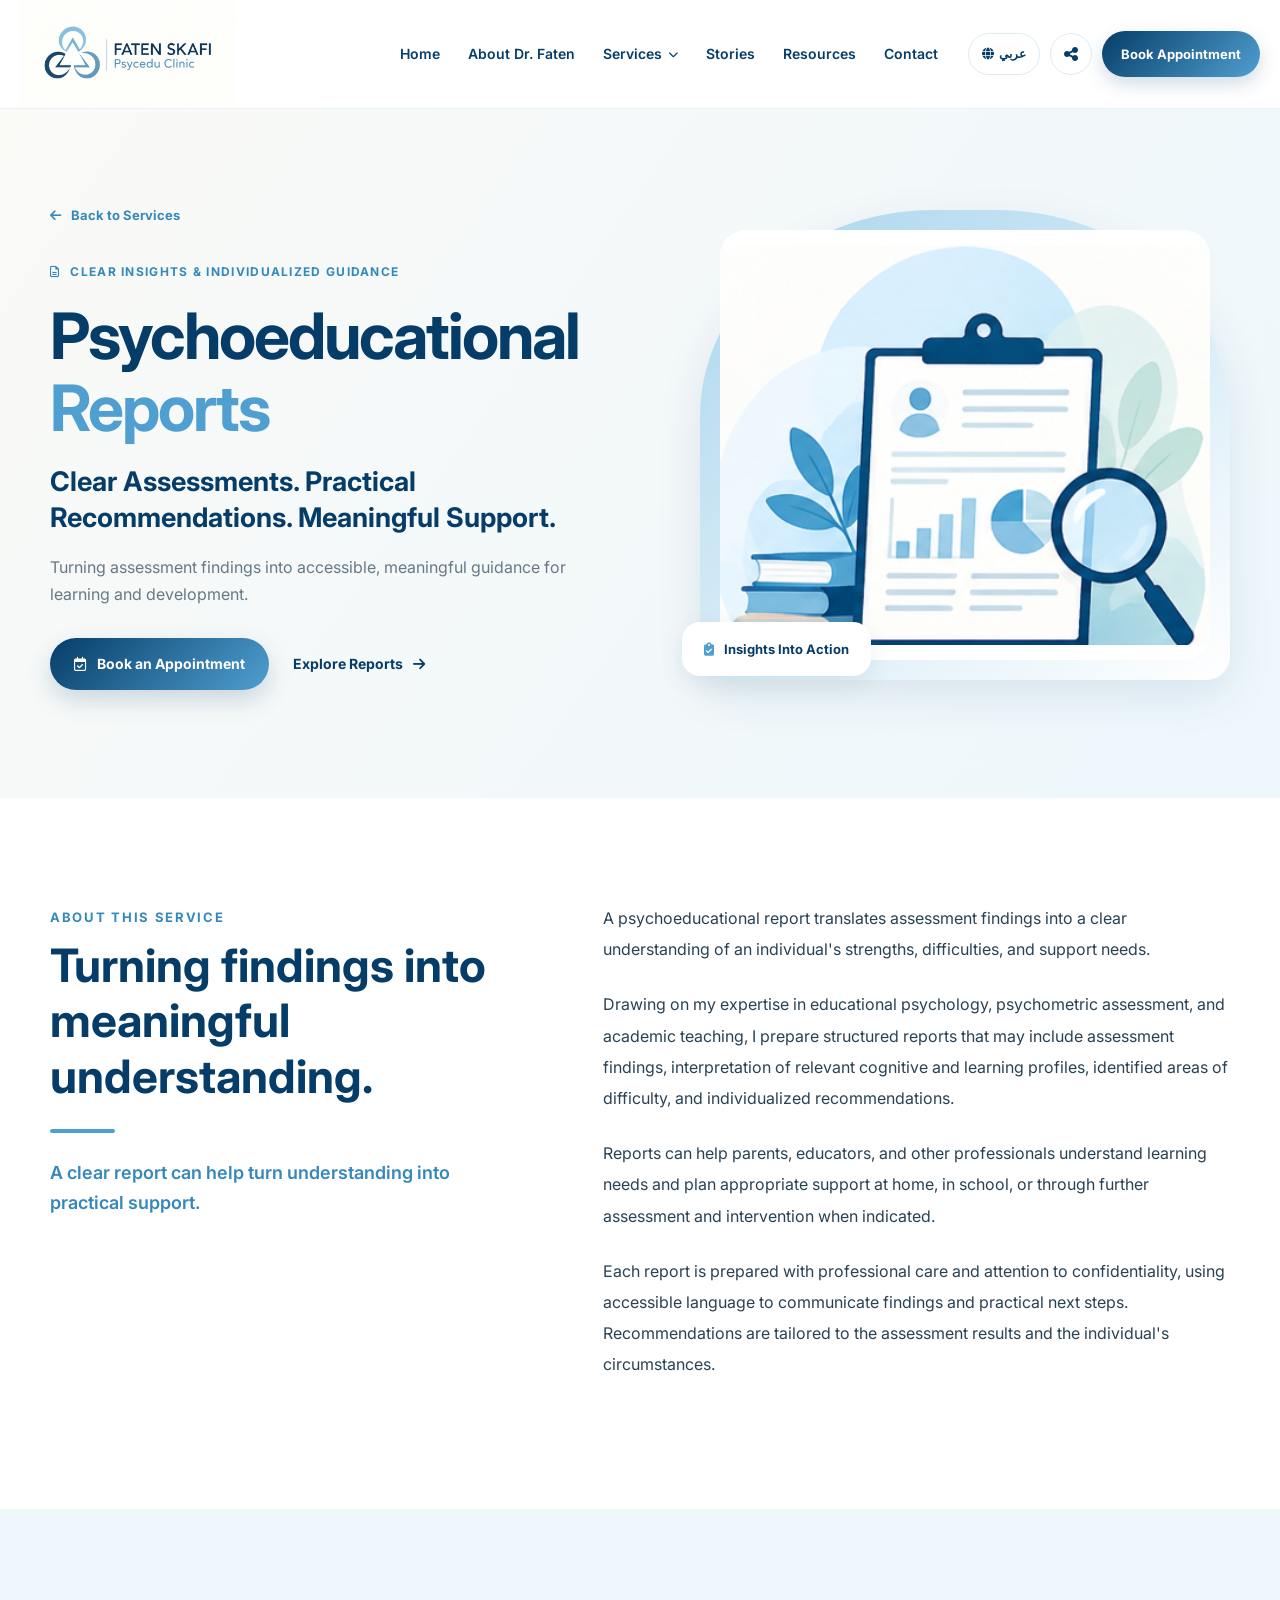
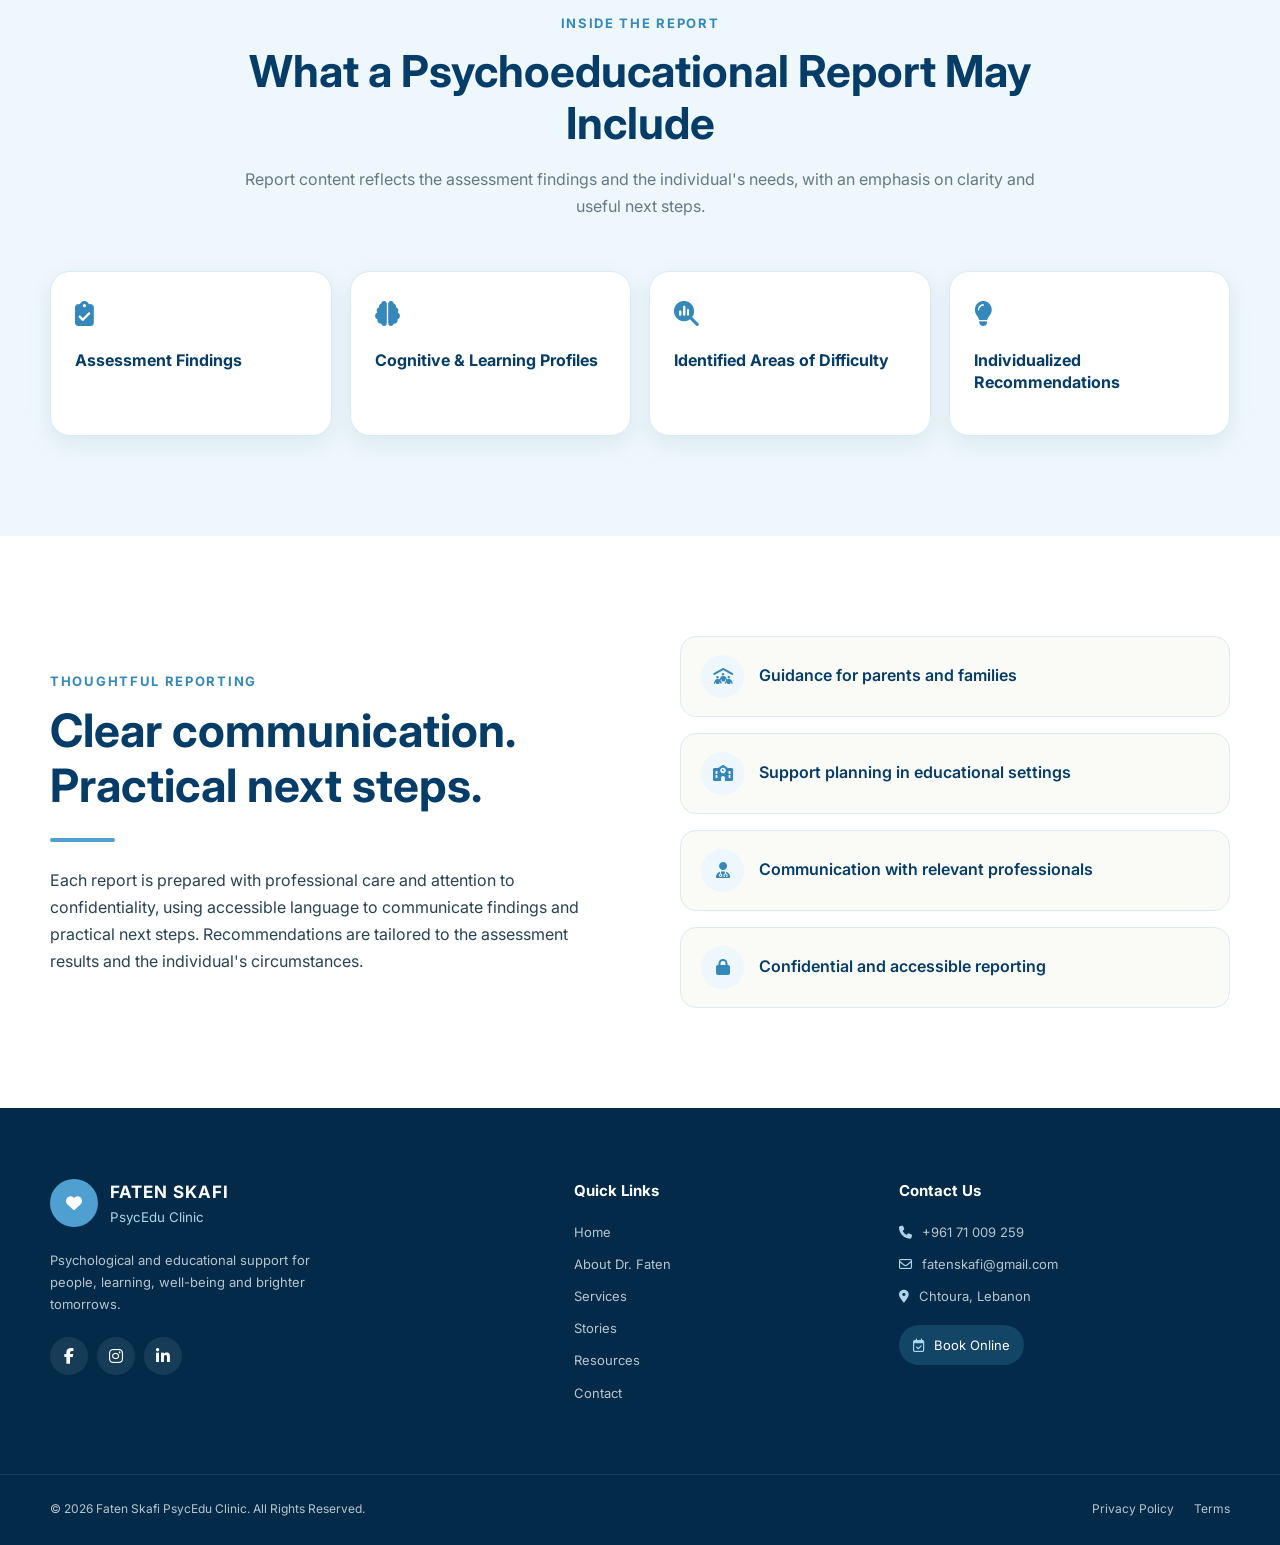
<file: service-reports.html>
<!DOCTYPE html>
<html lang="en" dir="ltr">
<head>
    <meta charset="UTF-8">
    <meta name="viewport" content="width=device-width, initial-scale=1.0">
    <meta name="description" content="Professional psychoeducational reports at PsycEdu Clinic, providing clear assessment findings and individualized recommendations.">
    <title>Psychoeducational Reports | PsycEdu Clinic</title>
    <link rel="icon" type="image/jpeg" href="icon.jpeg">

    <!-- FONTS AND ICONS -->
    <link rel="preconnect" href="https://fonts.googleapis.com">
    <link rel="preconnect" href="https://fonts.gstatic.com" crossorigin>
    <link href="https://fonts.googleapis.com/css2?family=Cairo:wght@400;500;600;700&family=Inter:wght@400;500;600;700&display=swap" rel="stylesheet">
    <link rel="stylesheet" href="https://cdnjs.cloudflare.com/ajax/libs/font-awesome/6.5.2/css/all.min.css">

    <!-- SHARED STYLES -->
    <link rel="stylesheet" href="style.css">
    <link rel="stylesheet" href="services.css">
</head>

<body>

<!-- =========================================================
     HEADER
========================================================= -->
<header class="site-header">
    <div class="header-container">

        <a href="index.html" class="logo" aria-label="PsycEdu Clinic Home">
            <img src="logo.jpeg" alt="Faten Skafi PsycEdu Clinic">
        </a>

        <button class="menu-toggle" id="menuToggle" type="button"
                aria-label="Open navigation" aria-expanded="false">
            <i class="fa-solid fa-bars"></i>
        </button>

        <nav class="main-nav" id="mainNav">

            <a href="index.html" class="nav-link" data-i18n="navHome">Home</a>

            <a href="about.html" class="nav-link" data-i18n="navAbout">
                About Dr. Faten
            </a>

            <div class="nav-dropdown">
                <button class="dropdown-toggle" type="button" aria-expanded="false">
                    <span data-i18n="navServices">Services</span>
                    <i class="fa-solid fa-chevron-down"></i>
                </button>

                <div class="dropdown-menu">
                    <a href="service-counseling.html" data-i18n="service1">
                        Psychological Counseling
                    </a>
                    <a href="service-assessment.html" data-i18n="service2">
                        Psychoeducational Assessment
                    </a>
                    <a href="service-reports.html" data-i18n="service3" aria-current="page">
                        Psychoeducational Reports
                    </a>
                    <a href="service-learning.html" data-i18n="service4">
                        Learning Difficulties &amp; ADHD
                    </a>
                    <a href="service-family.html" data-i18n="service5">
                        Family Guidance &amp; Skills Development
                    </a>
                </div>
            </div>

            <a href="stories.html"
               class="nav-link"
               data-i18n="navStories">

                Stories

            </a>

            <a href="resources.html" class="nav-link" data-i18n="navResources">
                Resources
            </a>

            <a href="contact.html" class="nav-link" data-i18n="navContact">
                Contact
            </a>

            <div class="mobile-nav-actions">
                <button class="language-btn mobile-language" type="button">
                    <i class="fa-solid fa-globe"></i>
                    <span class="languageText">عربي</span>
                </button>

                <a href="appointment.html"
                   class="appointment-btn mobile-appointment"
                   data-i18n="bookAppointment">
                    Book Appointment
                </a>
            </div>

        </nav>

        <div class="header-actions">

            <button class="language-btn" id="languageButton"
                    type="button" aria-label="Switch language">
                <i class="fa-solid fa-globe"></i>
                <span class="languageText">عربي</span>
            </button>

            <div class="share-wrapper">
                <button class="share-btn" id="shareButton" type="button"
                        aria-label="Share this page" aria-expanded="false">
                    <i class="fa-solid fa-share-nodes"></i>
                </button>

                <div class="share-menu" id="shareMenu">
                    <span class="share-title" data-i18n="shareTitle">
                        Share this page
                    </span>

                    <div class="share-options">
                        <button type="button" data-share="whatsapp"
                                aria-label="Share on WhatsApp">
                            <i class="fa-brands fa-whatsapp"></i>
                        </button>
                        <button type="button" data-share="facebook"
                                aria-label="Share on Facebook">
                            <i class="fa-brands fa-facebook-f"></i>
                        </button>
                        <button type="button" data-share="linkedin"
                                aria-label="Share on LinkedIn">
                            <i class="fa-brands fa-linkedin-in"></i>
                        </button>
                        <button type="button" data-share="copy"
                                aria-label="Copy page link">
                            <i class="fa-solid fa-link"></i>
                        </button>
                    </div>
                </div>
            </div>

            <a href="appointment.html" class="appointment-btn"
               data-i18n="bookAppointment">
                Book Appointment
            </a>
        </div>
    </div>
</header>


<!-- =========================================================
     MAIN
========================================================= -->
<main>

    <!-- HERO -->
    <section class="counseling-hero">
        <div class="container counseling-hero-grid">

            <div class="counseling-hero-copy">

                <a href="index.html#services" class="counseling-back">
                    <i class="fa-solid fa-arrow-left"></i>
                    <span data-service-i18n="reportsBack">
                        Back to Services
                    </span>
                </a>

                <div class="counseling-eyebrow">
                    <i class="fa-regular fa-file-lines"></i>
                    <span data-service-i18n="reportsEyebrow">
                        Clear Insights &amp; Individualized Guidance
                    </span>
                </div>

                <h1 data-service-i18n="reportsTitle">
                    Psychoeducational <em>Reports</em>
                </h1>

                <p class="counseling-lead"
                   data-service-i18n="reportsSubtitle">
                    Clear Assessments. Practical Recommendations.
                    Meaningful Support.
                </p>

                <p data-service-i18n="reportsHeroDescription">
                    Turning assessment findings into accessible,
                    meaningful guidance for learning and development.
                </p>

                <div class="counseling-actions">
                    <a href="appointment.html" class="primary-btn">
                        <i class="fa-regular fa-calendar-check"></i>
                        <span data-service-i18n="reportsBook">
                            Book an Appointment
                        </span>
                    </a>

                    <a href="#about-reports" class="counseling-text-link">
                        <span data-service-i18n="reportsExplore">
                            Explore Reports
                        </span>
                        <i class="fa-solid fa-arrow-right"></i>
                    </a>
                </div>

            </div>

            <!-- IMAGE -->
            <div class="counseling-hero-art">
                <div class="counseling-image-wrap">

                    <img src="Psychoeducational Reports.png"
                         alt="Illustration representing psychoeducational reports">

                    <div class="counseling-image-tag">
                        <i class="fa-solid fa-clipboard-check"></i>
                        <span data-service-i18n="reportsImageTag">
                            Insights Into Action
                        </span>
                    </div>

                </div>
            </div>

        </div>
    </section>


    <!-- ABOUT REPORTS -->
    <section class="counseling-intro" id="about-reports">
        <div class="container counseling-intro-grid">

            <div>
                <span class="section-label" data-service-i18n="reportsAboutLabel">
                    About This Service
                </span>

                <h2 data-service-i18n="reportsAboutTitle">
                    Turning findings into meaningful understanding.
                </h2>

                <div class="counseling-rule"></div>

                <p class="counseling-quote" data-service-i18n="reportsQuote">
                    A clear report can help turn understanding
                    into practical support.
                </p>
            </div>

            <div class="counseling-prose">

                <p data-service-i18n="reportsParagraph1">
                    A psychoeducational report translates assessment
                    findings into a clear understanding of an individual's
                    strengths, difficulties, and support needs.
                </p>

                <p data-service-i18n="reportsParagraph2">
                    Drawing on my expertise in educational psychology,
                    psychometric assessment, and academic teaching,
                    I prepare structured reports that may include
                    assessment findings, interpretation of relevant
                    cognitive and learning profiles, identified areas
                    of difficulty, and individualized recommendations.
                </p>

                <p data-service-i18n="reportsParagraph3">
                    Reports can help parents, educators, and other
                    professionals understand learning needs and plan
                    appropriate support at home, in school, or through
                    further assessment and intervention when indicated.
                </p>

                <p data-service-i18n="reportsParagraph4">
                    Each report is prepared with professional care and
                    attention to confidentiality, using accessible
                    language to communicate findings and practical
                    next steps. Recommendations are tailored to the
                    assessment results and the individual's circumstances.
                </p>

            </div>
        </div>
    </section>


    <!-- WHAT REPORTS MAY INCLUDE -->
    <section class="counseling-areas" id="reports-areas">
        <div class="container">

            <div class="section-heading centered">
                <span class="section-label" data-service-i18n="reportsAreasLabel">
                    Inside the Report
                </span>

                <h2 data-service-i18n="reportsAreasTitle">
                    What a Psychoeducational Report May Include
                </h2>

                <p data-service-i18n="reportsAreasIntro">
                    Report content reflects the assessment findings
                    and the individual's needs, with an emphasis
                    on clarity and useful next steps.
                </p>
            </div>

            <div class="counseling-areas-grid">

                <article class="counseling-area">
                    <i class="fa-solid fa-clipboard-check"></i>
                    <h3 data-service-i18n="reportsArea1">
                        Assessment Findings
                    </h3>
                </article>

                <article class="counseling-area">
                    <i class="fa-solid fa-brain"></i>
                    <h3 data-service-i18n="reportsArea2">
                        Cognitive &amp; Learning Profiles
                    </h3>
                </article>

                <article class="counseling-area">
                    <i class="fa-solid fa-magnifying-glass-chart"></i>
                    <h3 data-service-i18n="reportsArea3">
                        Identified Areas of Difficulty
                    </h3>
                </article>

                <article class="counseling-area">
                    <i class="fa-solid fa-lightbulb"></i>
                    <h3 data-service-i18n="reportsArea4">
                        Individualized Recommendations
                    </h3>
                </article>

            </div>

        </div>
    </section>


    <!-- HOW REPORTS SUPPORT DECISIONS -->
    <section class="counseling-values">
        <div class="container counseling-values-inner">

            <div>
                <span class="section-label"
                      data-service-i18n="reportsApproachLabel">
                    Thoughtful Reporting
                </span>

                <h2 data-service-i18n="reportsApproachTitle">
                    Clear communication. Practical next steps.
                </h2>

                <div class="counseling-rule"></div>

                <p data-service-i18n="reportsParagraph4">
                    Each report is prepared with professional care and
                    attention to confidentiality, using accessible
                    language to communicate findings and practical
                    next steps. Recommendations are tailored to the
                    assessment results and the individual's circumstances.
                </p>
            </div>

            <div class="counseling-values-list">

                <div>
                    <i class="fa-solid fa-people-roof"></i>
                    <span data-service-i18n="reportsValue1">
                        Guidance for parents and families
                    </span>
                </div>

                <div>
                    <i class="fa-solid fa-school"></i>
                    <span data-service-i18n="reportsValue2">
                        Support planning in educational settings
                    </span>
                </div>

                <div>
                    <i class="fa-solid fa-user-doctor"></i>
                    <span data-service-i18n="reportsValue3">
                        Communication with relevant professionals
                    </span>
                </div>

                <div>
                    <i class="fa-solid fa-lock"></i>
                    <span data-service-i18n="reportsValue4">
                        Confidential and accessible reporting
                    </span>
                </div>

            </div>

        </div>
    </section>

</main>


<!-- =========================================================
     FOOTER
========================================================= -->
<footer class="site-footer">
    <div class="container footer-grid">

        <div class="footer-brand">
            <a href="index.html" class="footer-logo">
                <span class="footer-logo-symbol">
                    <i class="fa-solid fa-heart"></i>
                </span>
                <span>
                    <strong>FATEN SKAFI</strong>
                    <small>PsycEdu Clinic</small>
                </span>
            </a>

            <p data-i18n="footerDescription">
                Psychological and educational support for people,
                learning, well-being and brighter tomorrows.
            </p>

            <div class="footer-socials">
                <a href="https://www.facebook.com/share/19TW65atwE/"
                   target="_blank" rel="noopener noreferrer"
                   aria-label="Facebook">
                    <i class="fa-brands fa-facebook-f"></i>
                </a>

                <a href="https://www.instagram.com/dr.faten_skafi?stkn=dXpkZ2U0Z2pqOWF1"
                   target="_blank" rel="noopener noreferrer"
                   aria-label="Instagram">
                    <i class="fa-brands fa-instagram"></i>
                </a>

                <a href="https://www.linkedin.com/in/dr-faten-skafi-13892ab7"
                   target="_blank" rel="noopener noreferrer"
                   aria-label="LinkedIn">
                    <i class="fa-brands fa-linkedin-in"></i>
                </a>
            </div>
        </div>

        <div class="footer-column">
            <h3 data-i18n="quickLinks">Quick Links</h3>

            <a href="index.html" data-i18n="navHome">Home</a>
            <a href="about.html" data-i18n="navAbout">About Dr. Faten</a>
            <a href="services.html" data-i18n="navServices">Services</a>
            <a href="stories.html" data-i18n="navStories">Stories</a>
            <a href="resources.html" data-i18n="navResources">Resources</a>
            <a href="contact.html" data-i18n="navContact">Contact</a>
        </div>

        <div class="footer-column footer-contact">
            <h3 data-i18n="contactUs">Contact Us</h3>

            <a href="tel:+96171009259">
                <i class="fa-solid fa-phone"></i>
                <span>+961 71 009 259</span>
            </a>

            <a href="mailto:fatenskafi@gmail.com">
                <i class="fa-regular fa-envelope"></i>
                <span>fatenskafi@gmail.com</span>
            </a>

            <div>
                <i class="fa-solid fa-location-dot"></i>
                <span data-i18n="location">Chtoura, Lebanon</span>
            </div>

            <a href="appointment.html" class="footer-appointment">
                <i class="fa-regular fa-calendar-check"></i>
                <span data-i18n="bookOnline">Book Online</span>
            </a>
        </div>

    </div>

    <div class="footer-bottom">
        <div class="container footer-bottom-container">

            <p>
                © <span id="currentYear">2026</span>
                Faten Skafi PsycEdu Clinic.
                <span data-i18n="rights">All Rights Reserved.</span>
            </p>

            <div>
                <a href="#" data-i18n="privacy">Privacy Policy</a>
                <a href="#" data-i18n="terms">Terms</a>
            </div>

        </div>
    </div>
</footer>

<div class="toast" id="toast">Link copied!</div>


<!-- =========================================================
     JAVASCRIPT (navbar + share + Arabic translation)
========================================================= -->

<script>

document.addEventListener("DOMContentLoaded", function () {

    /* =====================================================
       ELEMENTS
    ===================================================== */

    const menuToggle = document.getElementById("menuToggle");
    const mainNav = document.getElementById("mainNav");
    const dropdown = document.querySelector(".nav-dropdown");
    const dropdownToggle = document.querySelector(".dropdown-toggle");
    const shareButton = document.getElementById("shareButton");
    const shareMenu = document.getElementById("shareMenu");
    const languageButtons = document.querySelectorAll(".language-btn");
    const languageTexts = document.querySelectorAll(".languageText");
    const toast = document.getElementById("toast");

    const MOBILE_BREAKPOINT = 850;


    /* =====================================================
       CURRENT YEAR
    ===================================================== */

    function setYear() {
        const year = document.getElementById("currentYear");
        if (year) {
            year.textContent = new Date().getFullYear();
        }
    }


    /* =====================================================
       MOBILE MENU
    ===================================================== */

    function openMenu() {
        mainNav.classList.add("active");
        menuToggle.setAttribute("aria-expanded", "true");
        menuToggle.innerHTML = '<i class="fa-solid fa-xmark"></i>';
    }

    function closeMenu() {
        mainNav.classList.remove("active");

        if (dropdown) {
            dropdown.classList.remove("active");
        }

        if (dropdownToggle) {
            dropdownToggle.setAttribute("aria-expanded", "false");
        }

        menuToggle.setAttribute("aria-expanded", "false");
        menuToggle.innerHTML = '<i class="fa-solid fa-bars"></i>';
    }

    if (menuToggle && mainNav) {

        menuToggle.addEventListener("click", function (event) {

            event.stopPropagation();

            if (mainNav.classList.contains("active")) {
                closeMenu();
            } else {
                openMenu();
            }

        });

        /* close after tapping a link */
        mainNav.querySelectorAll("a").forEach(function (link) {

            link.addEventListener("click", function () {
                if (window.innerWidth <= MOBILE_BREAKPOINT) {
                    closeMenu();
                }
            });

        });

        /* close when tapping outside */
        document.addEventListener("click", function (event) {

            if (
                window.innerWidth <= MOBILE_BREAKPOINT &&
                mainNav.classList.contains("active") &&
                !mainNav.contains(event.target) &&
                !menuToggle.contains(event.target)
            ) {
                closeMenu();
            }

        });

    }


    /* =====================================================
       MOBILE SERVICES DROPDOWN
    ===================================================== */

    if (dropdownToggle && dropdown) {

        dropdownToggle.addEventListener("click", function (event) {

            if (window.innerWidth <= MOBILE_BREAKPOINT) {

                event.preventDefault();
                event.stopPropagation();

                dropdown.classList.toggle("active");

                dropdownToggle.setAttribute(
                    "aria-expanded",
                    dropdown.classList.contains("active")
                );

            }

        });

    }


    /* =====================================================
       SHARE MENU
    ===================================================== */

    if (shareButton && shareMenu) {

        shareButton.addEventListener("click", function (event) {

            event.stopPropagation();

            shareMenu.classList.toggle("active");

            shareButton.setAttribute(
                "aria-expanded",
                shareMenu.classList.contains("active")
            );

        });

        document.addEventListener("click", function (event) {

            if (
                !shareMenu.contains(event.target) &&
                !shareButton.contains(event.target)
            ) {
                shareMenu.classList.remove("active");
                shareButton.setAttribute("aria-expanded", "false");
            }

        });

    }


    /* =====================================================
       TOAST
    ===================================================== */

    function showToast(message) {

        if (!toast) {
            return;
        }

        toast.textContent = message;
        toast.classList.add("show");

        setTimeout(function () {
            toast.classList.remove("show");
        }, 2200);

    }


    /* =====================================================
       SHARE OPTIONS
    ===================================================== */

    document.querySelectorAll("[data-share]").forEach(function (button) {

        button.addEventListener("click", async function () {

            const type = button.dataset.share;
            const pageURL = window.location.href;
            const pageTitle = document.title;

            let shareURL = "";

            if (type === "whatsapp") {
                shareURL =
                    "https://wa.me/?text=" +
                    encodeURIComponent(pageTitle + " " + pageURL);
            }

            if (type === "facebook") {
                shareURL =
                    "https://www.facebook.com/sharer/sharer.php?u=" +
                    encodeURIComponent(pageURL);
            }

            if (type === "linkedin") {
                shareURL =
                    "https://www.linkedin.com/sharing/share-offsite/?url=" +
                    encodeURIComponent(pageURL);
            }

            if (type === "copy") {

                try {
                    await navigator.clipboard.writeText(pageURL);
                    showToast(
                        currentLanguage === "ar"
                            ? "تم نسخ الرابط"
                            : "Link copied!"
                    );
                } catch (error) {
                    console.error("Unable to copy link.", error);
                }

                shareMenu.classList.remove("active");
                return;

            }

            if (shareURL) {
                window.open(shareURL, "_blank", "noopener,noreferrer");
            }

            shareMenu.classList.remove("active");

        });

    });


    /* =====================================================
       ARABIC TRANSLATIONS
       (the English text is read from the HTML itself, so only
       the Arabic needs to be listed here)
    ===================================================== */

    /* header + footer  →  data-i18n */
    const arabicShared = {

        navHome: "الرئيسية",
        navAbout: "عن د. فاتن",
        navServices: "الخدمات",
        navStories: "قصص",
        navResources: "المصادر",
        navContact: "تواصل معنا",
        bookAppointment: "احجز موعداً",
        shareTitle: "مشاركة الصفحة",

        service1: "الاستشارات النفسية",
        service2: "التقييم النفسي التربوي",
        service3: "التقارير النفسية التربوية",
        service4: "دعم صعوبات التعلم واضطراب فرط الحركة وتشتت الانتباه",
        service5: "الإرشاد الأسري وتنمية المهارات",

        footerDescription:
            "دعم نفسي وتربوي للإنسان والتعلّم والرفاه النفسي وغدٍ أكثر إشراقاً.",
        quickLinks: "روابط سريعة",
        contactUs: "تواصل معنا",
        location: "شتورة، لبنان",
        bookOnline: "احجز أونلاين",
        rights: "جميع الحقوق محفوظة.",
        privacy: "سياسة الخصوصية",
        terms: "الشروط"

    };


    /* page content  →  data-service-i18n */
    const arabicPage = {

        reportsBack: "العودة إلى الخدمات",

        reportsEyebrow: "رؤى واضحة وإرشاد مخصص",

        reportsTitle: 'التقارير النفسية <em>التربوية</em>',

        reportsSubtitle:
            "تقييمات واضحة. توصيات عملية. دعم هادف.",

        reportsHeroDescription:
            "تحويل نتائج التقييم إلى إرشاد سهل الفهم وهادف للتعلّم والنمو.",

        reportsBook: "احجز موعداً",

        reportsExplore: "اكتشف التقارير",

        reportsImageTag: "من الفهم إلى العمل",

        reportsAboutLabel: "عن هذه الخدمة",

        reportsAboutTitle: "تحويل النتائج إلى فهم هادف.",

        reportsQuote:
            "التقرير الواضح يساعد على تحويل الفهم إلى دعم عملي.",

        reportsParagraph1:
            "يترجم التقرير النفسي التربوي نتائج التقييم إلى فهم واضح لنقاط قوة الفرد وصعوباته واحتياجاته إلى الدعم.",

        reportsParagraph2:
            "استناداً إلى خبرتي في علم النفس التربوي والتقييم السيكومتري والتدريس الأكاديمي، أُعدّ تقارير منظّمة قد تتضمن نتائج التقييم، وتفسير الملفات المعرفية وملفات التعلّم ذات الصلة، ومجالات الصعوبة التي تم تحديدها، وتوصيات مخصصة لكل حالة.",

        reportsParagraph3:
            "يمكن للتقارير أن تساعد الأهل والمربّين وغيرهم من المهنيين على فهم احتياجات التعلّم والتخطيط للدعم المناسب في المنزل أو المدرسة، أو من خلال تقييم أو تدخّل إضافي عند الحاجة.",

        reportsParagraph4:
            "يُعدّ كل تقرير بعناية مهنية وحرص على السرية، وبلغة واضحة وسهلة لنقل النتائج والخطوات العملية التالية. وتُصاغ التوصيات بما يتناسب مع نتائج التقييم وظروف الفرد.",

        reportsAreasLabel: "داخل التقرير",

        reportsAreasTitle: "ما قد يتضمنه التقرير النفسي التربوي",

        reportsAreasIntro:
            "يعكس محتوى التقرير نتائج التقييم واحتياجات الفرد، مع التركيز على الوضوح والخطوات التالية المفيدة.",

        reportsArea1: "نتائج التقييم",
        reportsArea2: "الملفات المعرفية وملفات التعلّم",
        reportsArea3: "مجالات الصعوبة المحددة",
        reportsArea4: "توصيات مخصصة",

        reportsApproachLabel: "إعداد تقارير مدروس",

        reportsApproachTitle: "تواصل واضح. خطوات عملية تالية.",

        reportsValue1: "إرشاد للأهل والأسر",
        reportsValue2: "تخطيط الدعم في البيئات التربوية",
        reportsValue3: "التواصل مع المهنيين المعنيين",
        reportsValue4: "تقارير سرية وسهلة الفهم"

    };


    /* =====================================================
       LANGUAGE
    ===================================================== */

    let currentLanguage =
        localStorage.getItem("psycedu-language") || "en";


    /* translate a group of elements; the original English markup
       is stored the first time so it can be restored later */
    function translateGroup(selector, attribute, dictionary, language) {

        document.querySelectorAll(selector).forEach(function (el) {

            const key = el.getAttribute(attribute);

            if (el.dataset.enHtml === undefined) {
                el.dataset.enHtml = el.innerHTML;
            }

            if (language === "ar" && dictionary[key] !== undefined) {
                el.innerHTML = dictionary[key];
            } else {
                el.innerHTML = el.dataset.enHtml;
            }

        });

    }


    /* parts of the page that have no data attribute */
    const extraArabic = [

        [".footer-logo strong", "فاتن السكافي"],

        [".footer-logo small", "عيادة PsycEdu"],

        [
            ".footer-bottom-container > p",
            '© <span id="currentYear"></span> عيادة فاتن السكافي PsycEdu. <span data-i18n="rights">جميع الحقوق محفوظة.</span>'
        ]

    ];


    function translateExtras(language) {

        extraArabic.forEach(function (item) {

            const el = document.querySelector(item[0]);

            if (!el) {
                return;
            }

            if (el.dataset.enHtml === undefined) {
                el.dataset.enHtml = el.innerHTML;
            }

            el.innerHTML =
                language === "ar" ? item[1] : el.dataset.enHtml;

        });

    }


    function setLanguage(language) {

        currentLanguage = language;

        const html = document.documentElement;

        html.lang = language === "ar" ? "ar" : "en";
        html.dir = language === "ar" ? "rtl" : "ltr";

        document.body.setAttribute("dir", html.dir);


        /* extras first (they may contain data-i18n spans) */
        translateExtras(language);

        translateGroup("[data-i18n]", "data-i18n", arabicShared, language);

        translateGroup(
            "[data-service-i18n]",
            "data-service-i18n",
            arabicPage,
            language
        );


        /* arrows should point the right way in RTL */
        const backIcon = document.querySelector(".counseling-back i");
        const exploreIcon = document.querySelector(".counseling-text-link i");

        if (backIcon) {
            backIcon.className =
                language === "ar"
                    ? "fa-solid fa-arrow-right"
                    : "fa-solid fa-arrow-left";
        }

        if (exploreIcon) {
            exploreIcon.className =
                language === "ar"
                    ? "fa-solid fa-arrow-left"
                    : "fa-solid fa-arrow-right";
        }


        /* image alt, title, meta description */
        const heroImage = document.querySelector(".counseling-image-wrap img");

        if (heroImage) {
            heroImage.alt =
                language === "ar"
                    ? "رسم توضيحي يمثل التقارير النفسية التربوية"
                    : "Illustration representing psychoeducational reports";
        }

        document.title =
            language === "ar"
                ? "التقارير النفسية التربوية | عيادة PsycEdu"
                : "Psychoeducational Reports | PsycEdu Clinic";

        const metaDescription =
            document.querySelector('meta[name="description"]');

        if (metaDescription) {
            metaDescription.setAttribute(
                "content",
                language === "ar"
                    ? "تقارير نفسية تربوية مهنية في عيادة PsycEdu، تقدّم نتائج تقييم واضحة وتوصيات مخصصة لكل حالة."
                    : "Professional psychoeducational reports at PsycEdu Clinic, providing clear assessment findings and individualized recommendations."
            );
        }


        /* toast + language button text */
        if (toast) {
            toast.textContent =
                language === "ar" ? "تم نسخ الرابط" : "Link copied!";
        }

        languageTexts.forEach(function (text) {
            text.textContent = language === "en" ? "عربي" : "EN";
        });

        setYear();

        localStorage.setItem("psycedu-language", language);

    }


    languageButtons.forEach(function (button) {

        button.addEventListener("click", function () {

            setLanguage(currentLanguage === "en" ? "ar" : "en");

        });

    });


    /* keep phone / email left-to-right in Arabic */
    const fixStyle = document.createElement("style");

    fixStyle.textContent =
        '.footer-contact a[href^="tel:"] span,' +
        '.footer-contact a[href^="mailto:"] span' +
        '{direction:ltr;unicode-bidi:isolate;}';

    document.head.appendChild(fixStyle);


    /* =====================================================
       LOAD LANGUAGE
    ===================================================== */

    setLanguage(currentLanguage);


    /* =====================================================
       RESIZE
    ===================================================== */

    window.addEventListener("resize", function () {

        if (window.innerWidth > MOBILE_BREAKPOINT && mainNav && menuToggle) {
            closeMenu();
        }

    });

});

</script>

</body>
</html>
</file>
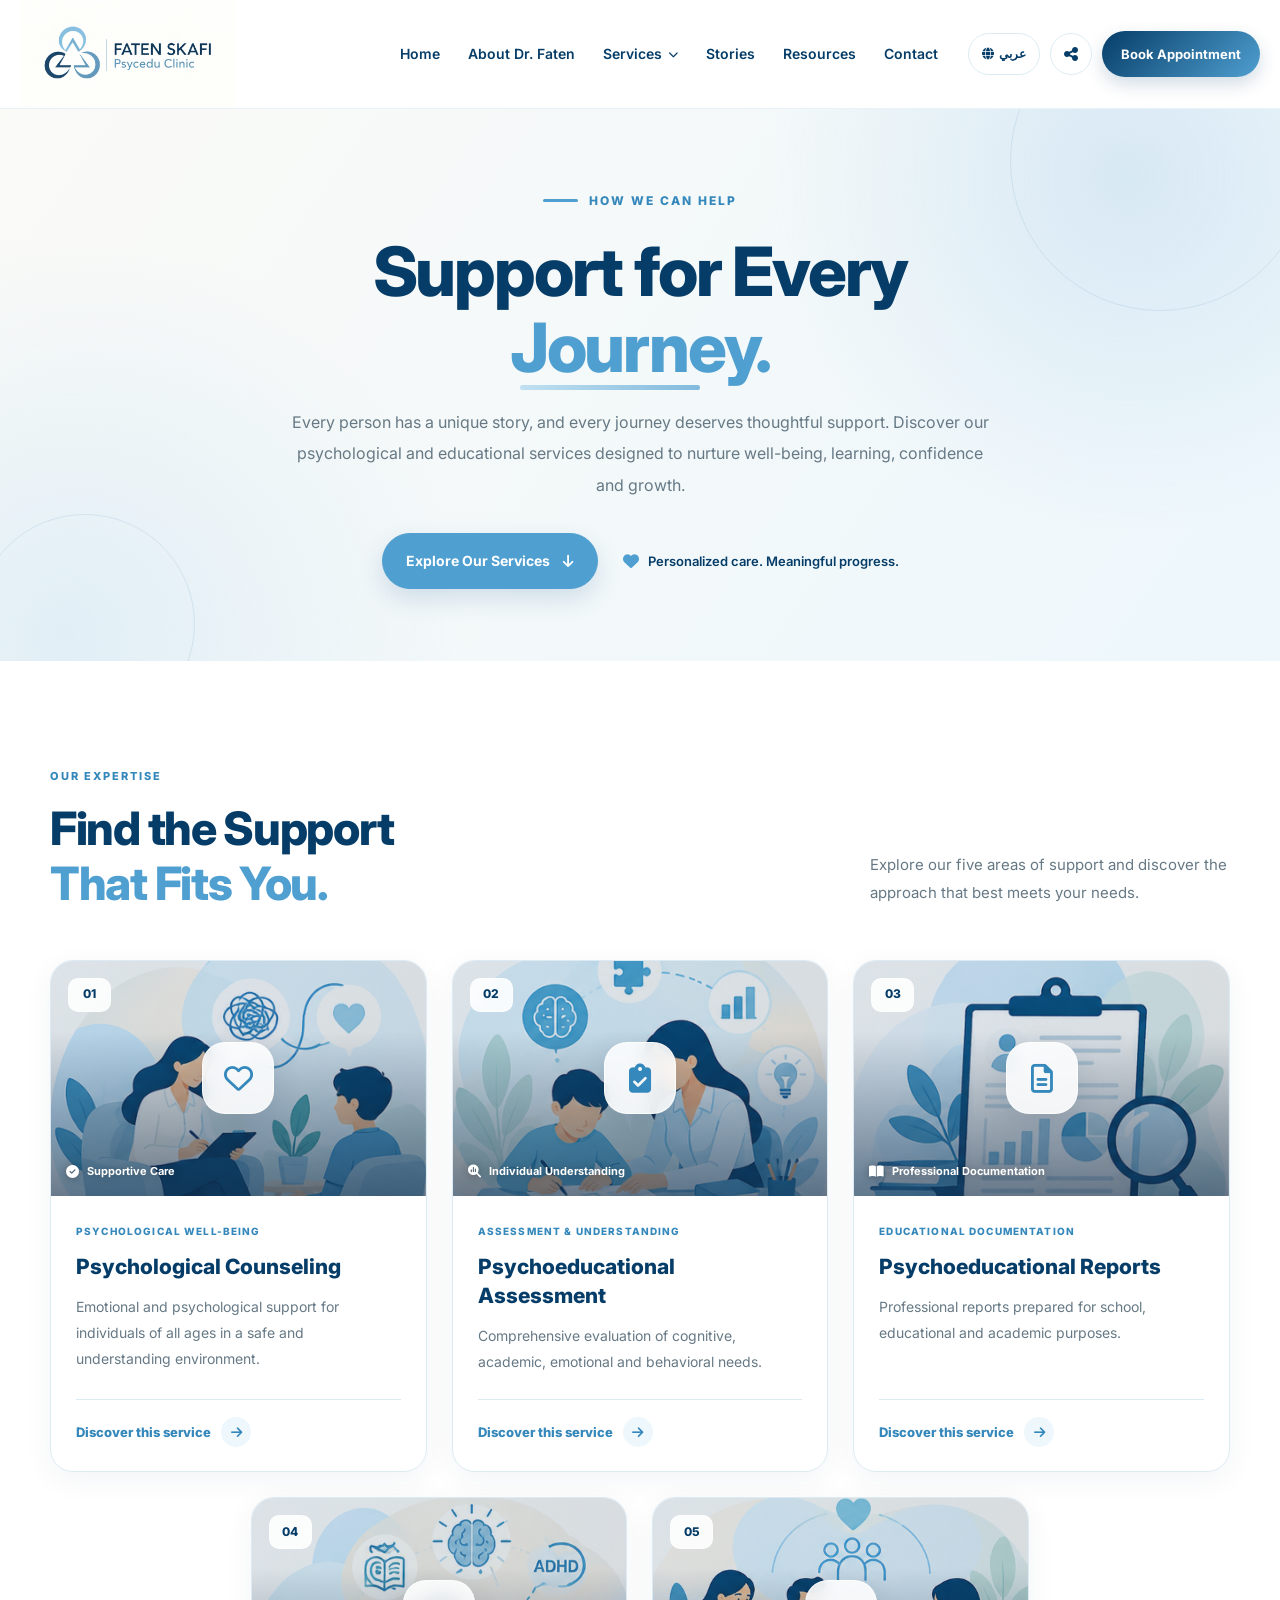
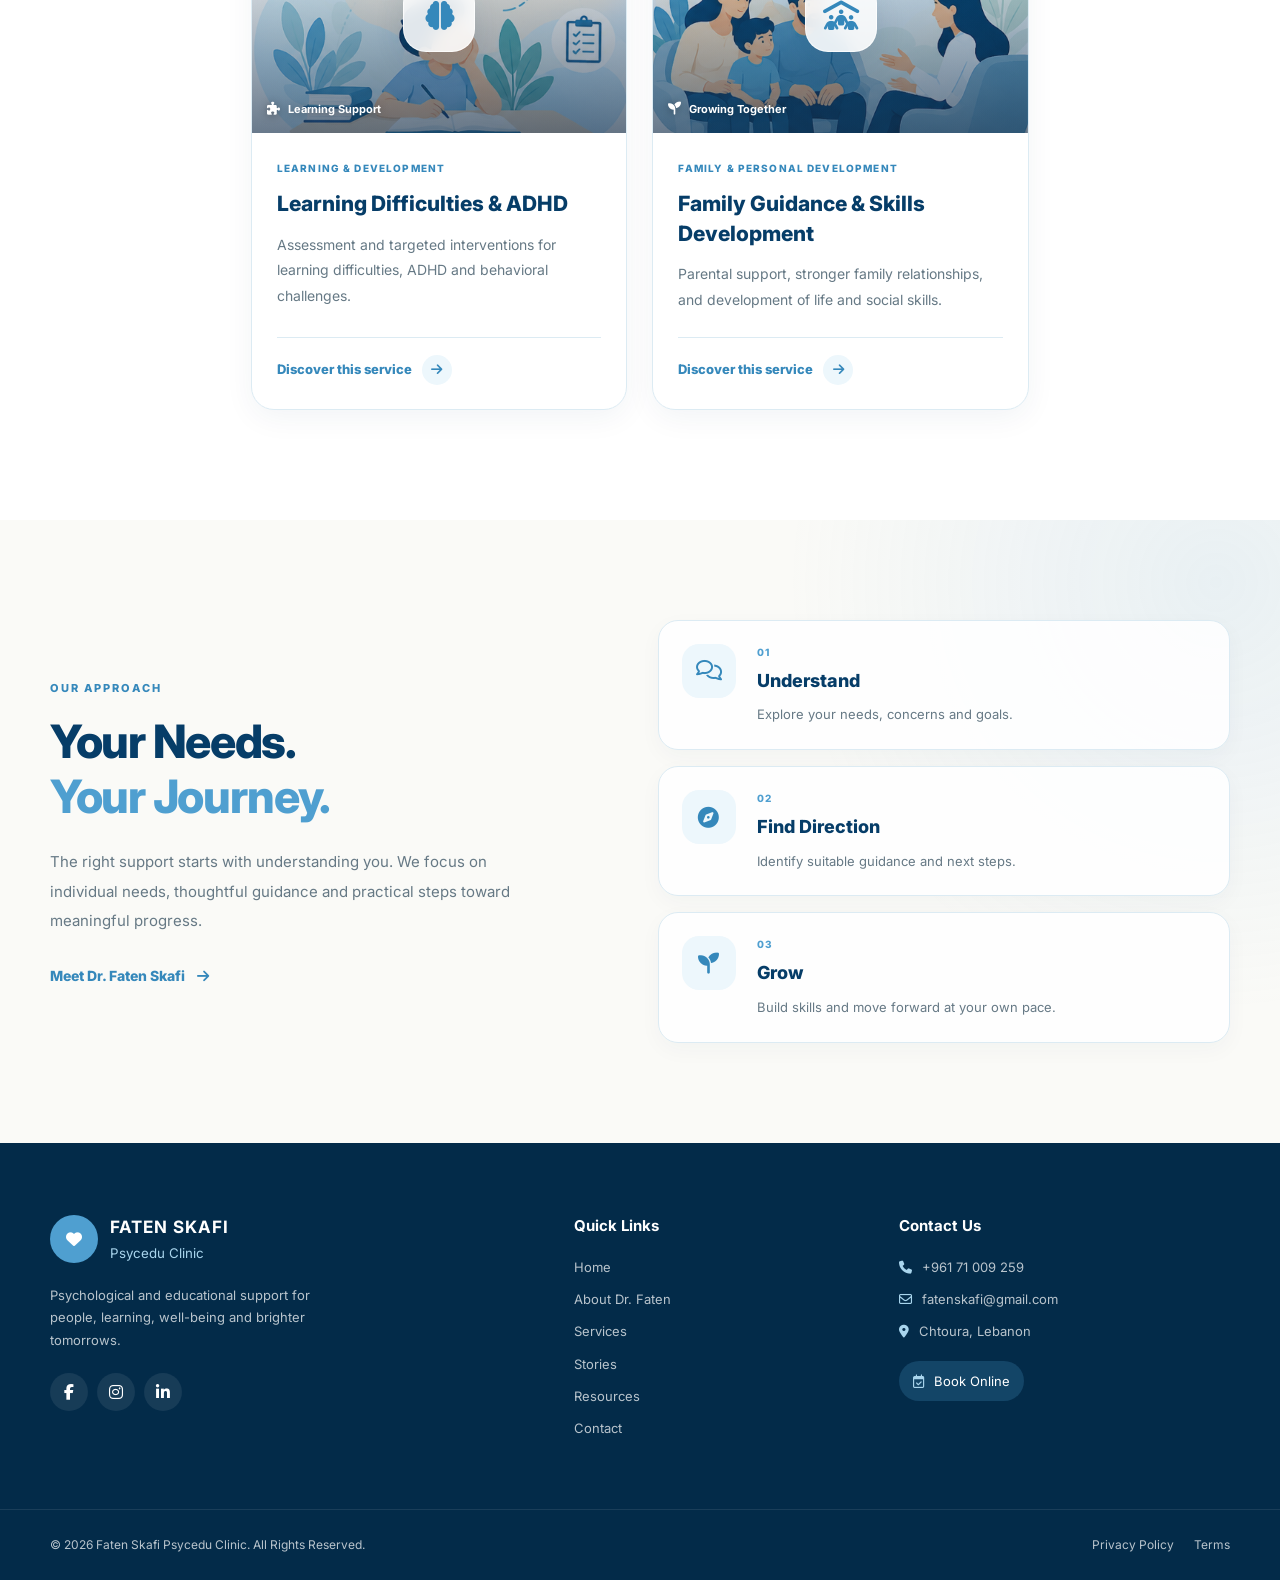
<file: services.html>
<!DOCTYPE html>
<html lang="en" dir="ltr">

<head>
    <meta charset="UTF-8">
    <meta name="viewport" content="width=device-width, initial-scale=1.0">

    <meta name="description"
          content="Explore psychological and educational services at Faten Skafi Psycedu Clinic, including counseling, assessments, reports, learning support, and family guidance.">

    <title>Our Services | Faten Skafi Psycedu Clinic</title>

    <link rel="icon" type="image/jpeg" href="icon.jpeg">

    <!-- Google Fonts -->
    <link rel="preconnect" href="https://fonts.googleapis.com">
    <link rel="preconnect" href="https://fonts.gstatic.com" crossorigin>

    <link href="https://fonts.googleapis.com/css2?family=Cairo:wght@400;500;600;700&family=Inter:wght@400;500;600;700;800&display=swap"
          rel="stylesheet">

    <!-- Font Awesome -->
    <link rel="stylesheet"
          href="https://cdnjs.cloudflare.com/ajax/libs/font-awesome/6.5.2/css/all.min.css">

    <!-- Shared site design: header and footer -->
    <link rel="stylesheet" href="style.css">

    <!-- Services page design -->
    <link rel="stylesheet" href="services.css">
</head>

<body>

<!-- =========================================================
     HEADER — SAME DESIGN AS INDEX.HTML
========================================================= -->

<header class="site-header">

    <div class="header-container">

        <a href="index.html"
           class="logo"
           aria-label="Psycedu Clinic Home">

            <img src="logo.jpeg" alt="Faten Skafi Psycedu Clinic">

        </a>

        <button class="menu-toggle"
                id="menuToggle"
                type="button"
                aria-label="Open navigation"
                aria-expanded="false">

            <i class="fa-solid fa-bars"></i>

        </button>

        <nav class="main-nav" id="mainNav">

            <a href="index.html" class="nav-link" data-i18n="navHome">
                Home
            </a>

            <a href="about.html" class="nav-link" data-i18n="navAbout">
                About Dr. Faten
            </a>

            <div class="nav-dropdown">

                <button class="dropdown-toggle" type="button">

                    <span data-i18n="navServices">Services</span>

                    <i class="fa-solid fa-chevron-down"></i>

                </button>

                <div class="dropdown-menu">

                    <a href="service-counseling.html" data-i18n="service1">
                        Psychological Counseling
                    </a>

                    <a href="service-assessment.html" data-i18n="service2">
                        Psychoeducational Assessment
                    </a>

                    <a href="service-reports.html" data-i18n="service3">
                        Psychoeducational Reports
                    </a>

                    <a href="service-learning.html" data-i18n="service4">
                        Learning Difficulties & ADHD
                    </a>

                    <a href="service-family.html" data-i18n="service5">
                        Family Guidance & Skills Development
                    </a>

                </div>

            </div>

            <a href="stories.html" class="nav-link" data-i18n="navStories">
                Stories
            </a>

            <a href="resources.html" class="nav-link" data-i18n="navResources">
                Resources
            </a>

            <a href="contact.html" class="nav-link" data-i18n="navContact">
                Contact
            </a>

            <div class="mobile-nav-actions">

                <button class="language-btn mobile-language" type="button">

                    <i class="fa-solid fa-globe"></i>

                    <span class="languageText">عربي</span>

                </button>

                <a href="appointment.html"
                   class="appointment-btn mobile-appointment"
                   data-i18n="bookAppointment">

                    Book Appointment

                </a>

            </div>

        </nav>

        <div class="header-actions">

            <button class="language-btn"
                    id="languageButton"
                    type="button"
                    aria-label="Switch language">

                <i class="fa-solid fa-globe"></i>

                <span class="languageText">عربي</span>

            </button>

            <div class="share-wrapper">

                <button class="share-btn"
                        id="shareButton"
                        type="button"
                        aria-label="Share this page"
                        aria-expanded="false">

                    <i class="fa-solid fa-share-nodes"></i>

                </button>

                <div class="share-menu" id="shareMenu">

                    <span class="share-title" data-i18n="shareTitle">
                        Share this page
                    </span>

                    <div class="share-options">

                        <button type="button"
                                data-share="whatsapp"
                                aria-label="Share on WhatsApp">
                            <i class="fa-brands fa-whatsapp"></i>
                        </button>

                        <button type="button"
                                data-share="facebook"
                                aria-label="Share on Facebook">
                            <i class="fa-brands fa-facebook-f"></i>
                        </button>

                        <button type="button"
                                data-share="linkedin"
                                aria-label="Share on LinkedIn">
                            <i class="fa-brands fa-linkedin-in"></i>
                        </button>

                        <button type="button"
                                data-share="copy"
                                aria-label="Copy page link">
                            <i class="fa-solid fa-link"></i>
                        </button>

                    </div>

                </div>

            </div>

            <a href="appointment.html"
               class="appointment-btn"
               data-i18n="bookAppointment">

                Book Appointment

            </a>

        </div>

    </div>

</header>


<!-- =========================================================
     MAIN CONTENT
========================================================= -->

<main class="services-page">

    <!-- COMPACT INTRODUCTION -->

    <section class="services-intro">

        <div class="container">

            <div class="services-intro-content">

                <div class="services-eyebrow">

                    <span class="eyebrow-line"></span>

                    <span data-i18n="servicesLabel">
                        HOW WE CAN HELP
                    </span>

                </div>

                <h1 data-i18n="servicesPageTitle">
                    Support for Every
                    <span>Journey.</span>
                </h1>

                <p data-i18n="servicesPageDescription">
                    Every person has a unique story, and every journey
                    deserves thoughtful support. Discover our psychological
                    and educational services designed to nurture well-being,
                    learning, confidence and growth.
                </p>

                <div class="services-intro-bottom">

                    <a href="#all-services" class="intro-link">

                        <span data-i18n="exploreAllServices">
                            Explore Our Services
                        </span>

                        <i class="fa-solid fa-arrow-down"></i>

                    </a>

                    <span class="intro-note">
                        <i class="fa-solid fa-heart"></i>
                        <span data-i18n="personalizedSupport">
                            Personalized care. Meaningful progress.
                        </span>
                    </span>

                </div>

            </div>

            <div class="intro-decoration intro-decoration-one"></div>
            <div class="intro-decoration intro-decoration-two"></div>

        </div>

    </section>


    <!-- SERVICES COLLECTION -->

    <section class="all-services-section" id="all-services">

        <div class="container">

            <div class="services-section-heading">

                <div>

                    <span class="services-small-label"
                          data-i18n="ourExpertise">
                        OUR EXPERTISE
                    </span>

                    <h2 data-i18n="servicesCollectionTitle">
                        Find the Support
                        <span>That Fits You.</span>
                    </h2>

                </div>

                <p data-i18n="servicesCollectionDescription">
                    Explore our five areas of support and discover
                    the approach that best meets your needs.
                </p>

            </div>


            <div class="services-showcase">


                <!-- SERVICE 1 -->

                <article class="service-feature service-feature-one counseling-card">

                    <div class="feature-image"
                         role="img"
                         aria-label="Psychological counseling">

                        <span class="feature-number">01</span>

                        <span class="feature-image-icon">
                            <i class="fa-regular fa-heart"></i>
                        </span>

                        <span class="feature-image-label">
                            <i class="fa-solid fa-circle-check"></i>
                            <span data-i18n="supportiveCare">
                                Supportive Care
                            </span>
                        </span>

                    </div>

                    <div class="feature-content">

                        <span class="feature-category"
                              data-i18n="psychologicalWellbeing">
                            PSYCHOLOGICAL WELL-BEING
                        </span>

                        <h3 data-i18n="service1">
                            Psychological Counseling
                        </h3>

                        <p data-i18n="service1Description">
                            Emotional and psychological support for
                            individuals of all ages in a safe and
                            understanding environment.
                        </p>

                        <div class="feature-footer">

                            <a href="service-counseling.html" class="service-discover">

                                <span data-i18n="discoverService">
                                    Discover this service
                                </span>

                                <i class="fa-solid fa-arrow-right"></i>

                            </a>

                        </div>

                    </div>

                </article>


                <!-- SERVICE 2 -->

                <article class="service-feature service-feature-two assessment-card">

                    <div class="feature-image"
                         role="img"
                         aria-label="Psychoeducational assessment">

                        <span class="feature-number">02</span>

                        <span class="feature-image-icon">
                            <i class="fa-solid fa-clipboard-check"></i>
                        </span>

                        <span class="feature-image-label">
                            <i class="fa-solid fa-magnifying-glass-chart"></i>
                            <span data-i18n="individualUnderstanding">
                                Individual Understanding
                            </span>
                        </span>

                    </div>

                    <div class="feature-content">

                        <span class="feature-category"
                              data-i18n="assessmentCategory">
                            ASSESSMENT & UNDERSTANDING
                        </span>

                        <h3 data-i18n="service2">
                            Psychoeducational Assessment
                        </h3>

                        <p data-i18n="service2Description">
                            Comprehensive evaluation of cognitive,
                            academic, emotional and behavioral needs.
                        </p>

                        <div class="feature-footer">

                            <a href="service-assessment.html" class="service-discover">

                                <span data-i18n="discoverService">
                                    Discover this service
                                </span>

                                <i class="fa-solid fa-arrow-right"></i>

                            </a>

                        </div>

                    </div>

                </article>


                <!-- SERVICE 3 -->

                <article class="service-feature service-feature-three reports-card">

                    <div class="feature-image"
                         role="img"
                         aria-label="Psychoeducational reports">

                        <span class="feature-number">03</span>

                        <span class="feature-image-icon">
                            <i class="fa-regular fa-file-lines"></i>
                        </span>

                        <span class="feature-image-label">
                            <i class="fa-solid fa-book-open"></i>
                            <span data-i18n="professionalDocumentation">
                                Professional Documentation
                            </span>
                        </span>

                    </div>

                    <div class="feature-content">

                        <span class="feature-category"
                              data-i18n="educationalDocumentation">
                            EDUCATIONAL DOCUMENTATION
                        </span>

                        <h3 data-i18n="service3">
                            Psychoeducational Reports
                        </h3>

                        <p data-i18n="service3Description">
                            Professional reports prepared for school,
                            educational and academic purposes.
                        </p>

                        <div class="feature-footer">

                            <a href="service-reports.html" class="service-discover">

                                <span data-i18n="discoverService">
                                    Discover this service
                                </span>

                                <i class="fa-solid fa-arrow-right"></i>

                            </a>

                        </div>

                    </div>

                </article>


                <!-- SERVICE 4 -->

                <article class="service-feature service-feature-four learning-card">

                    <div class="feature-image"
                         role="img"
                         aria-label="Learning difficulties and ADHD support">

                        <span class="feature-number">04</span>

                        <span class="feature-image-icon">
                            <i class="fa-solid fa-brain"></i>
                        </span>

                        <span class="feature-image-label">
                            <i class="fa-solid fa-puzzle-piece"></i>
                            <span data-i18n="learningSupport">
                                Learning Support
                            </span>
                        </span>

                    </div>

                    <div class="feature-content">

                        <span class="feature-category"
                              data-i18n="learningDevelopment">
                            LEARNING & DEVELOPMENT
                        </span>

                        <h3 data-i18n="service4">
                            Learning Difficulties & ADHD
                        </h3>

                        <p data-i18n="service4Description">
                            Assessment and targeted interventions for
                            learning difficulties, ADHD and behavioral
                            challenges.
                        </p>

                        <div class="feature-footer">

                            <a href="service-learning.html" class="service-discover">

                                <span data-i18n="discoverService">
                                    Discover this service
                                </span>

                                <i class="fa-solid fa-arrow-right"></i>

                            </a>

                        </div>

                    </div>

                </article>


                <!-- SERVICE 5 -->

                <article class="service-feature service-feature-five family-card">

                    <div class="feature-image"
                         role="img"
                         aria-label="Family guidance and skills development">

                        <span class="feature-number">05</span>

                        <span class="feature-image-icon">
                            <i class="fa-solid fa-people-roof"></i>
                        </span>

                        <span class="feature-image-label">
                            <i class="fa-solid fa-seedling"></i>
                            <span data-i18n="growthTogether">
                                Growing Together
                            </span>
                        </span>

                    </div>

                    <div class="feature-content">

                        <span class="feature-category"
                              data-i18n="familyDevelopment">
                            FAMILY & PERSONAL DEVELOPMENT
                        </span>

                        <h3 data-i18n="service5">
                            Family Guidance & Skills Development
                        </h3>

                        <p data-i18n="service5Description">
                            Parental support, stronger family relationships,
                            and development of life and social skills.
                        </p>

                        <div class="feature-footer">

                            <a href="service-family.html" class="service-discover">

                                <span data-i18n="discoverService">
                                    Discover this service
                                </span>

                                <i class="fa-solid fa-arrow-right"></i>

                            </a>

                        </div>

                    </div>

                </article>

            </div>

        </div>

    </section>


    <!-- SUPPORT PROCESS -->

    <section class="support-approach">

        <div class="container approach-container">

            <div class="approach-copy">

                <span class="services-small-label"
                      data-i18n="ourApproach">
                    OUR APPROACH
                </span>

                <h2 data-i18n="approachTitle">
                    Your Needs.
                    <span>Your Journey.</span>
                </h2>

                <p data-i18n="approachDescription">
                    The right support starts with understanding you.
                    We focus on individual needs, thoughtful guidance
                    and practical steps toward meaningful progress.
                </p>

                <a href="about.html" class="approach-link">

                    <span data-i18n="meetDrFaten">
                        Meet Dr. Faten Skafi
                    </span>

                    <i class="fa-solid fa-arrow-right"></i>

                </a>

            </div>


            <div class="approach-steps">

                <div class="approach-step">

                    <span class="approach-step-icon">
                        <i class="fa-regular fa-comments"></i>
                    </span>

                    <div>

                        <span class="approach-step-number">01</span>

                        <h3 data-i18n="approachStep1Title">
                            Understand
                        </h3>

                        <p data-i18n="approachStep1Text">
                            Explore your needs, concerns and goals.
                        </p>

                    </div>

                </div>


                <div class="approach-step">

                    <span class="approach-step-icon">
                        <i class="fa-solid fa-compass"></i>
                    </span>

                    <div>

                        <span class="approach-step-number">02</span>

                        <h3 data-i18n="approachStep2Title">
                            Find Direction
                        </h3>

                        <p data-i18n="approachStep2Text">
                            Identify suitable guidance and next steps.
                        </p>

                    </div>

                </div>


                <div class="approach-step">

                    <span class="approach-step-icon">
                        <i class="fa-solid fa-seedling"></i>
                    </span>

                    <div>

                        <span class="approach-step-number">03</span>

                        <h3 data-i18n="approachStep3Title">
                            Grow
                        </h3>

                        <p data-i18n="approachStep3Text">
                            Build skills and move forward at your own pace.
                        </p>

                    </div>

                </div>

            </div>

        </div>

    </section>


    

<!-- =========================================================
     FOOTER — SAME DESIGN AS INDEX.HTML
========================================================= -->

<footer class="site-footer">

    <div class="container footer-grid">

        <div class="footer-brand">

            <a href="index.html" class="footer-logo">

                <span class="footer-logo-symbol">
                    <i class="fa-solid fa-heart"></i>
                </span>

                <span>
                    <strong>FATEN SKAFI</strong>
                    <small>Psycedu Clinic</small>
                </span>

            </a>

            <p data-i18n="footerDescription">
                Psychological and educational support for people,
                learning, well-being and brighter tomorrows.
            </p>

            <div class="footer-socials">

                <a href="https://www.facebook.com/share/19TW65atwE/"
                   target="_blank"
                   rel="noopener noreferrer"
                   aria-label="Facebook">
                    <i class="fa-brands fa-facebook-f"></i>
                </a>

                <a href="https://www.instagram.com/dr.faten_skafi?stkn=dXpkZ2U0Z2pqOWF1"
                   target="_blank"
                   rel="noopener noreferrer"
                   aria-label="Instagram">
                    <i class="fa-brands fa-instagram"></i>
                </a>

                <a href="https://www.linkedin.com/in/dr-faten-skafi-13892ab7"
                   target="_blank"
                   rel="noopener noreferrer"
                   aria-label="LinkedIn">
                    <i class="fa-brands fa-linkedin-in"></i>
                </a>

            </div>

        </div>


        <div class="footer-column">

            <h3 data-i18n="quickLinks">Quick Links</h3>

            <a href="index.html" data-i18n="navHome">Home</a>

            <a href="about.html" data-i18n="navAbout">
                About Dr. Faten
            </a>

            <a href="services.html" data-i18n="navServices">
                Services
            </a>

            <a href="stories.html" data-i18n="navStories">
                Stories
            </a>

            <a href="resources.html" data-i18n="navResources">
                Resources
            </a>

            <a href="contact.html" data-i18n="navContact">
                Contact
            </a>

        </div>


        <div class="footer-column footer-contact">

            <h3 data-i18n="contactUs">Contact Us</h3>

            <a href="tel:+96171009259">

                <i class="fa-solid fa-phone"></i>

                <span>+961 71 009 259</span>

            </a>

            <a href="mailto:fatenskafi@gmail.com">

                <i class="fa-regular fa-envelope"></i>

                <span>fatenskafi@gmail.com</span>

            </a>

            <div>

                <i class="fa-solid fa-location-dot"></i>

                <span data-i18n="location">Chtoura, Lebanon</span>

            </div>

            <a href="appointment.html" class="footer-appointment">

                <i class="fa-regular fa-calendar-check"></i>

                <span data-i18n="bookOnline">Book Online</span>

            </a>

        </div>

    </div>


    <div class="footer-bottom">

        <div class="container footer-bottom-container">

            <p>
                © <span id="currentYear"></span>
                Faten Skafi Psycedu Clinic.
                <span data-i18n="rights">All Rights Reserved.</span>
            </p>

            <div>

                <a href="#" data-i18n="privacy">Privacy Policy</a>

                <a href="#" data-i18n="terms">Terms</a>

            </div>

        </div>

    </div>

</footer>


<!-- SHARE / COPY TOAST -->

<div class="toast" id="toast">Link copied!</div>


<script src="servicesmain.js"></script>

</body>
</html>
</file>
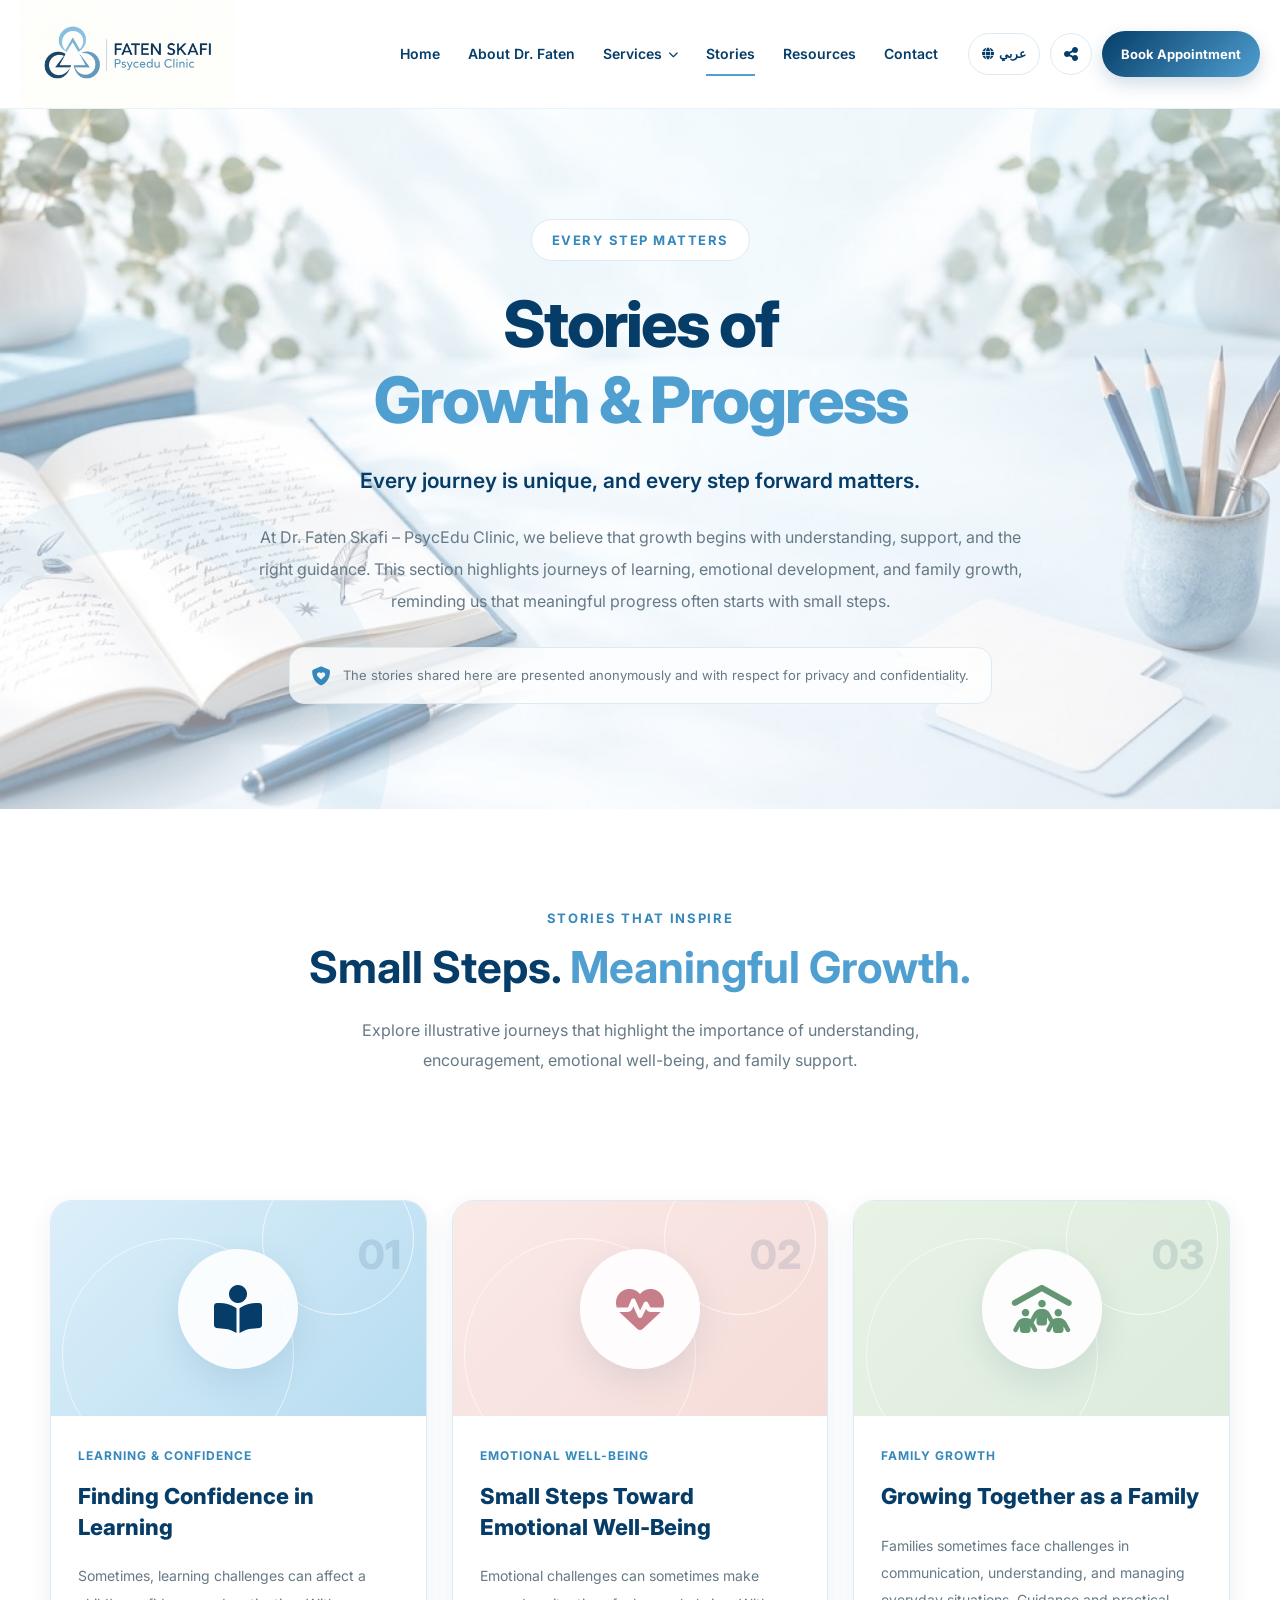
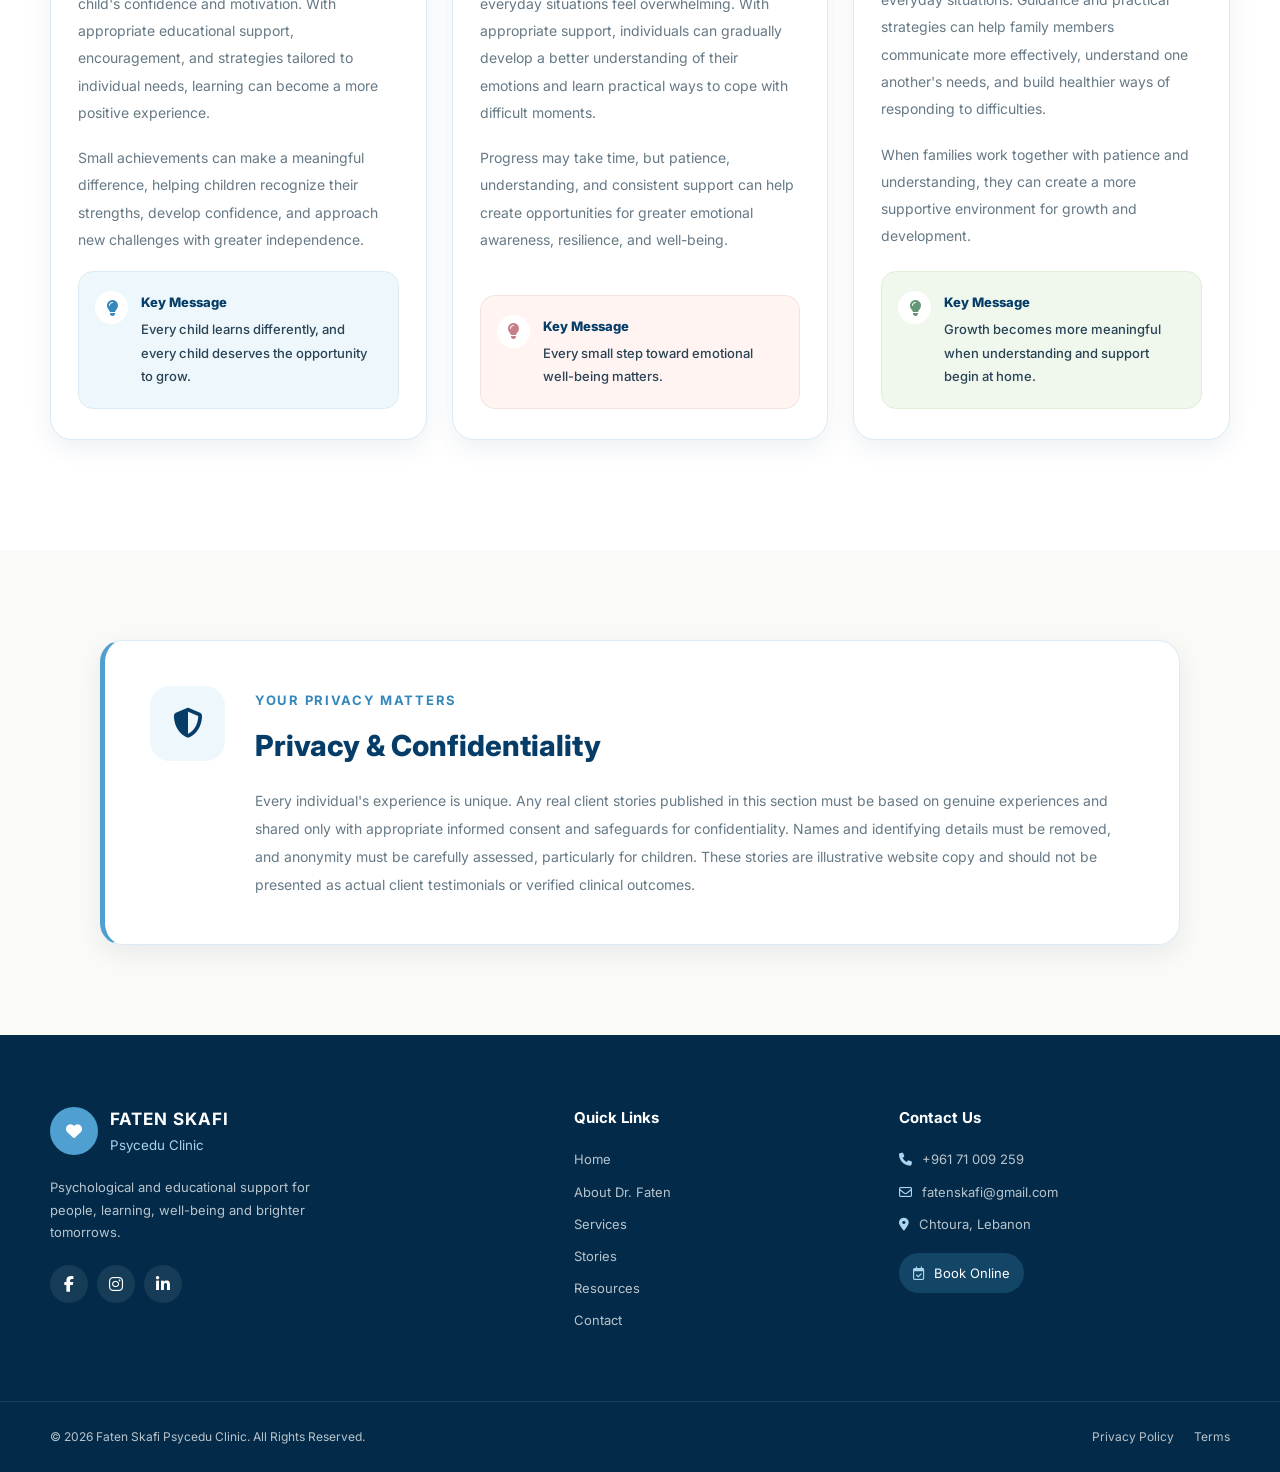
<file: stories.html>
<!DOCTYPE html>
<html lang="en" dir="ltr">

<head>
    <meta charset="UTF-8">
    <meta name="viewport" content="width=device-width, initial-scale=1.0">

    <meta name="description"
          content="Stories of Growth and Progress at Faten Skafi Psycedu Clinic.">

    <title>Stories of Growth & Progress | Psycedu Clinic</title>

    <link rel="icon" type="image/jpeg" href="icon.jpeg">

    <!-- GOOGLE FONTS -->
    <link rel="preconnect" href="https://fonts.googleapis.com">
    <link rel="preconnect" href="https://fonts.gstatic.com" crossorigin>

    <link href="https://fonts.googleapis.com/css2?family=Cairo:wght@400;500;600;700;800&family=Inter:wght@400;500;600;700;800&display=swap"
          rel="stylesheet">

    <!-- FONT AWESOME -->
    <link rel="stylesheet"
          href="https://cdnjs.cloudflare.com/ajax/libs/font-awesome/6.5.2/css/all.min.css">

    <!-- CSS -->
    <link rel="stylesheet" href="style.css">
    <link rel="stylesheet" href="stories.css">

</head>

<body>

<!-- =====================================================
     HEADER - SAME STRUCTURE AS HOME PAGE
===================================================== -->

<header class="site-header">

    <div class="header-container">

        <!-- LOGO -->
        <a href="index.html"
           class="logo"
           aria-label="Psycedu Clinic Home">

            <img src="logo.jpeg"
                 alt="Faten Skafi Psycedu Clinic">

        </a>


        <!-- MOBILE MENU -->
        <button class="menu-toggle"
                id="menuToggle"
                type="button"
                aria-label="Open navigation"
                aria-expanded="false"
                aria-controls="mainNav">

            <i class="fa-solid fa-bars"></i>

        </button>


        <!-- NAVIGATION -->
        <nav class="main-nav" id="mainNav">

            <a href="index.html"
               class="nav-link"
               data-i18n="navHome">
                Home
            </a>

            <a href="about.html"
               class="nav-link"
               data-i18n="navAbout">
                About Dr. Faten
            </a>


            <!-- SERVICES DROPDOWN -->
            <div class="nav-dropdown">

                <button class="dropdown-toggle"
                        type="button"
                        aria-expanded="false">

                    <span data-i18n="navServices">
                        Services
                    </span>

                    <i class="fa-solid fa-chevron-down"></i>

                </button>

                <div class="dropdown-menu">

                    <a href="service-counseling.html"
                       data-i18n="service1">
                        Psychological Counseling
                    </a>

                    <a href="service-assessment.html"
                       data-i18n="service2">
                        Psychoeducational Assessment
                    </a>

                    <a href="service-reports.html"
                       data-i18n="service3">
                        Psychoeducational Reports
                    </a>

                    <a href="service-learning.html"
                       data-i18n="service4">
                        Learning Difficulties & ADHD
                    </a>

                    <a href="service-family.html"
                       data-i18n="service5">
                        Family Guidance & Skills Development
                    </a>

                </div>

            </div>


            <!-- STORIES - ACTIVE -->
            <a href="stories.html"
               class="nav-link active"
               aria-current="page"
               data-i18n="navStories">
                Stories
            </a>


            <a href="resources.html"
               class="nav-link"
               data-i18n="navResources">
                Resources
            </a>

            <a href="contact.html"
               class="nav-link"
               data-i18n="navContact">
                Contact
            </a>


            <!-- MOBILE ACTIONS -->
            <div class="mobile-nav-actions">

                <button class="language-btn mobile-language"
                        type="button">

                    <i class="fa-solid fa-globe"></i>

                    <span class="languageText">
                        عربي
                    </span>

                </button>

                <a href="appointment.html"
                   class="appointment-btn mobile-appointment"
                   data-i18n="bookAppointment">

                    Book Appointment

                </a>

            </div>

        </nav>


        <!-- HEADER ACTIONS -->
        <div class="header-actions">

            <!-- LANGUAGE -->
            <button class="language-btn"
                    id="languageButton"
                    type="button"
                    aria-label="Switch language">

                <i class="fa-solid fa-globe"></i>

                <span class="languageText">
                    عربي
                </span>

            </button>


            <!-- SHARE BUTTON -->
            <div class="share-wrapper">

                <button class="share-btn"
                        id="shareButton"
                        type="button"
                        aria-label="Share this page"
                        aria-expanded="false">

                    <i class="fa-solid fa-share-nodes"></i>

                </button>

                <div class="share-menu" id="shareMenu">

                    <span class="share-title"
                          data-i18n="shareTitle">

                        Share this page

                    </span>

                    <div class="share-options">

                        <button type="button"
                                data-share="whatsapp"
                                aria-label="Share on WhatsApp">

                            <i class="fa-brands fa-whatsapp"></i>

                        </button>

                        <button type="button"
                                data-share="facebook"
                                aria-label="Share on Facebook">

                            <i class="fa-brands fa-facebook-f"></i>

                        </button>

                        <button type="button"
                                data-share="linkedin"
                                aria-label="Share on LinkedIn">

                            <i class="fa-brands fa-linkedin-in"></i>

                        </button>

                        <button type="button"
                                data-share="copy"
                                aria-label="Copy page link">

                            <i class="fa-solid fa-link"></i>

                        </button>

                    </div>

                </div>

            </div>


            <!-- APPOINTMENT -->
            <a href="appointment.html"
               class="appointment-btn"
               data-i18n="bookAppointment">

                Book Appointment

            </a>

        </div>

    </div>

</header>


<!-- =====================================================
     MAIN
===================================================== -->

<main>

    <!-- =========================================
         STORIES HERO
    ========================================= -->

    <section class="stories-hero">

        <div class="container stories-hero-container">

            <span class="stories-hero-label"
                  data-i18n="storiesHeroLabel">

                Every Step Matters

            </span>

            <h1 data-i18n="storiesHeroTitle">

                Stories of
                <span>Growth & Progress</span>

            </h1>

            <p class="stories-hero-subtitle"
               data-i18n="storiesHeroSubtitle">

                Every journey is unique, and every step forward matters.

            </p>

            <p class="stories-hero-description"
               data-i18n="storiesHeroDescription">

                At Dr. Faten Skafi – PsycEdu Clinic, we believe that
                growth begins with understanding, support, and the
                right guidance. This section highlights journeys of
                learning, emotional development, and family growth,
                reminding us that meaningful progress often starts
                with small steps.

            </p>

            <div class="stories-hero-note">

                <i class="fa-solid fa-shield-heart"></i>

                <span data-i18n="storiesHeroPrivacy">

                    The stories shared here are presented anonymously
                    and with respect for privacy and confidentiality.

                </span>

            </div>

        </div>

    </section>


    <!-- =========================================
         STORIES INTRODUCTION
    ========================================= -->

    <section class="stories-intro">

        <div class="container">

            <div class="section-heading centered">

                <span class="section-label"
                      data-i18n="storiesSectionLabel">

                    Stories That Inspire

                </span>

                <h2 data-i18n="storiesSectionTitle">

                    Small Steps.
                    <span>Meaningful Growth.</span>

                </h2>

                <p data-i18n="storiesSectionDescription">

                    Explore illustrative journeys that highlight
                    the importance of understanding, encouragement,
                    emotional well-being, and family support.

                </p>

            </div>

        </div>

    </section>


    <!-- =========================================
         THREE STORIES
    ========================================= -->

    <section class="stories-section">

        <div class="container">

            <div class="stories-grid">


                <!-- ==========================
                     STORY 1
                ========================== -->

                <article class="story-card">

                    <div class="story-visual learning-visual">

                        <div class="story-illustration">

                            <i class="fa-solid fa-book-open-reader"></i>

                        </div>

                        <span class="story-number">
                            01
                        </span>

                    </div>


                    <div class="story-content">

                        <span class="story-category"
                              data-i18n="story1Category">

                            Learning & Confidence

                        </span>

                        <h3 data-i18n="story1Title">

                            Finding Confidence in Learning

                        </h3>

                        <p data-i18n="story1Paragraph1">

                            Sometimes, learning challenges can affect
                            a child's confidence and motivation.
                            With appropriate educational support,
                            encouragement, and strategies tailored
                            to individual needs, learning can become
                            a more positive experience.

                        </p>

                        <p data-i18n="story1Paragraph2">

                            Small achievements can make a meaningful
                            difference, helping children recognize
                            their strengths, develop confidence,
                            and approach new challenges with
                            greater independence.

                        </p>


                        <div class="story-key-message">

                            <div class="key-icon">

                                <i class="fa-solid fa-lightbulb"></i>

                            </div>

                            <div>

                                <strong data-i18n="keyMessage">
                                    Key Message
                                </strong>

                                <p data-i18n="story1Key">

                                    Every child learns differently,
                                    and every child deserves the
                                    opportunity to grow.

                                </p>

                            </div>

                        </div>

                    </div>

                </article>



                <!-- ==========================
                     STORY 2
                ========================== -->

                <article class="story-card">

                    <div class="story-visual emotional-visual">

                        <div class="story-illustration">

                            <i class="fa-solid fa-heart-pulse"></i>

                        </div>

                        <span class="story-number">
                            02
                        </span>

                    </div>


                    <div class="story-content">

                        <span class="story-category"
                              data-i18n="story2Category">

                            Emotional Well-Being

                        </span>

                        <h3 data-i18n="story2Title">

                            Small Steps Toward Emotional Well-Being

                        </h3>

                        <p data-i18n="story2Paragraph1">

                            Emotional challenges can sometimes make
                            everyday situations feel overwhelming.
                            With appropriate support, individuals
                            can gradually develop a better understanding
                            of their emotions and learn practical ways
                            to cope with difficult moments.

                        </p>

                        <p data-i18n="story2Paragraph2">

                            Progress may take time, but patience,
                            understanding, and consistent support
                            can help create opportunities for greater
                            emotional awareness, resilience,
                            and well-being.

                        </p>


                        <div class="story-key-message">

                            <div class="key-icon">

                                <i class="fa-solid fa-lightbulb"></i>

                            </div>

                            <div>

                                <strong data-i18n="keyMessage">
                                    Key Message
                                </strong>

                                <p data-i18n="story2Key">

                                    Every small step toward emotional
                                    well-being matters.

                                </p>

                            </div>

                        </div>

                    </div>

                </article>



                <!-- ==========================
                     STORY 3
                ========================== -->

                <article class="story-card">

                    <div class="story-visual family-visual">

                        <div class="story-illustration">

                            <i class="fa-solid fa-people-roof"></i>

                        </div>

                        <span class="story-number">
                            03
                        </span>

                    </div>


                    <div class="story-content">

                        <span class="story-category"
                              data-i18n="story3Category">

                            Family Growth

                        </span>

                        <h3 data-i18n="story3Title">

                            Growing Together as a Family

                        </h3>

                        <p data-i18n="story3Paragraph1">

                            Families sometimes face challenges in
                            communication, understanding, and managing
                            everyday situations. Guidance and practical
                            strategies can help family members
                            communicate more effectively, understand
                            one another's needs, and build healthier
                            ways of responding to difficulties.

                        </p>

                        <p data-i18n="story3Paragraph2">

                            When families work together with patience
                            and understanding, they can create a more
                            supportive environment for growth
                            and development.

                        </p>


                        <div class="story-key-message">

                            <div class="key-icon">

                                <i class="fa-solid fa-lightbulb"></i>

                            </div>

                            <div>

                                <strong data-i18n="keyMessage">
                                    Key Message
                                </strong>

                                <p data-i18n="story3Key">

                                    Growth becomes more meaningful
                                    when understanding and support
                                    begin at home.

                                </p>

                            </div>

                        </div>

                    </div>

                </article>

            </div>

        </div>

    </section>



    <!-- =========================================
         PRIVACY & CONFIDENTIALITY
    ========================================= -->

    <section class="stories-privacy-section">

        <div class="container">

            <div class="stories-privacy-box">

                <div class="privacy-icon">

                    <i class="fa-solid fa-shield-halved"></i>

                </div>

                <div class="privacy-content">

                    <span class="section-label"
                          data-i18n="privacyLabel">

                        Your Privacy Matters

                    </span>

                    <h2 data-i18n="privacyTitle">

                        Privacy & Confidentiality

                    </h2>

                    <p data-i18n="privacyDescription">

                        Every individual's experience is unique.
                        Any real client stories published in this
                        section must be based on genuine experiences
                        and shared only with appropriate informed
                        consent and safeguards for confidentiality.
                        Names and identifying details must be removed,
                        and anonymity must be carefully assessed,
                        particularly for children. These stories
                        are illustrative website copy and should
                        not be presented as actual client testimonials
                        or verified clinical outcomes.

                    </p>

                </div>

            </div>

        </div>

    </section>



    

<!-- =====================================================
     FOOTER - SAME AS HOME PAGE
===================================================== -->

<footer class="site-footer">

    <div class="container footer-grid">

        <!-- BRAND -->
        <div class="footer-brand">

            <a href="index.html"
               class="footer-logo">

                <span class="footer-logo-symbol">

                    <i class="fa-solid fa-heart"></i>

                </span>

                <span>

                    <strong>
                        FATEN SKAFI
                    </strong>

                    <small>
                        Psycedu Clinic
                    </small>

                </span>

            </a>


            <p data-i18n="footerDescription">

                Psychological and educational support
                for people, learning, well-being and
                brighter tomorrows.

            </p>


            <div class="footer-socials">

                <!-- FACEBOOK -->
                <a href="https://www.facebook.com/share/19TW65atwE/"
                   target="_blank"
                   rel="noopener noreferrer"
                   aria-label="Facebook">

                    <i class="fa-brands fa-facebook-f"></i>

                </a>


                <!-- INSTAGRAM -->
                <a href="https://www.instagram.com/dr.faten_skafi?stkn=dXpkZ2U0Z2pqOWF1"
                   target="_blank"
                   rel="noopener noreferrer"
                   aria-label="Instagram">

                    <i class="fa-brands fa-instagram"></i>

                </a>


                <!-- LINKEDIN -->
                <a href="https://www.linkedin.com/in/dr-faten-skafi-13892ab7"
                   target="_blank"
                   rel="noopener noreferrer"
                   aria-label="LinkedIn">

                    <i class="fa-brands fa-linkedin-in"></i>

                </a>

            </div>

        </div>



        <!-- QUICK LINKS -->
        <div class="footer-column">

            <h3 data-i18n="quickLinks">
                Quick Links
            </h3>

            <a href="index.html"
               data-i18n="navHome">
                Home
            </a>

            <a href="about.html"
               data-i18n="navAbout">
                About Dr. Faten
            </a>

            <a href="services.html"
               data-i18n="navServices">
                Services
            </a>

            <a href="stories.html"
               data-i18n="navStories">
                Stories
            </a>

            <a href="resources.html"
               data-i18n="navResources">
                Resources
            </a>

            <a href="contact.html"
               data-i18n="navContact">
                Contact
            </a>

        </div>



        <!-- CONTACT -->
        <div class="footer-column footer-contact">

            <h3 data-i18n="contactUs">
                Contact Us
            </h3>


            <a href="tel:+96171009259">

                <i class="fa-solid fa-phone"></i>

                <span>
                    +961 71 009 259
                </span>

            </a>


            <a href="mailto:fatenskafi@gmail.com">

                <i class="fa-regular fa-envelope"></i>

                <span>
                    fatenskafi@gmail.com
                </span>

            </a>


            <div>

                <i class="fa-solid fa-location-dot"></i>

                <span data-i18n="location">
                    Chtoura, Lebanon
                </span>

            </div>


            <a href="appointment.html"
               class="footer-appointment">

                <i class="fa-regular fa-calendar-check"></i>

                <span data-i18n="bookOnline">
                    Book Online
                </span>

            </a>

        </div>

    </div>



    <!-- FOOTER BOTTOM -->
    <div class="footer-bottom">

        <div class="container footer-bottom-container">

            <p>

                © <span id="currentYear"></span>
                Faten Skafi Psycedu Clinic.

                <span data-i18n="rights">
                    All Rights Reserved.
                </span>

            </p>


            <div>

                <a href="#"
                   data-i18n="privacy">
                    Privacy Policy
                </a>

                <a href="#"
                   data-i18n="terms">
                    Terms
                </a>

            </div>

        </div>

    </div>

</footer>



<!-- TOAST -->
<div class="toast" id="toast">
    Link copied!
</div>



<!-- =====================================================
     JAVASCRIPT
     PAGE TRANSLATIONS + HEADER INTERACTIONS
===================================================== -->

<script>

/* ==========================
   TRANSLATIONS
========================== */

const translations = {

    en: {

        navHome: "Home",
        navAbout: "About Dr. Faten",
        navServices: "Services",
        navStories: "Stories",
        navResources: "Resources",
        navContact: "Contact",
        bookAppointment: "Book Appointment",

        service1: "Psychological Counseling",
        service2: "Psychoeducational Assessment",
        service3: "Psychoeducational Reports",
        service4: "Learning Difficulties & ADHD",
        service5: "Family Guidance & Skills Development",

        shareTitle: "Share this page",

        storiesHeroLabel: "Every Step Matters",
        storiesHeroTitle: "Stories of <span>Growth & Progress</span>",
        storiesHeroSubtitle: "Every journey is unique, and every step forward matters.",

        storiesHeroDescription:
            "At Dr. Faten Skafi – PsycEdu Clinic, we believe that growth begins with understanding, support, and the right guidance. This section highlights journeys of learning, emotional development, and family growth, reminding us that meaningful progress often starts with small steps.",

        storiesHeroPrivacy:
            "The stories shared here are presented anonymously and with respect for privacy and confidentiality.",

        storiesSectionLabel: "Stories That Inspire",
        storiesSectionTitle: "Small Steps. <span>Meaningful Growth.</span>",

        storiesSectionDescription:
            "Explore illustrative journeys that highlight the importance of understanding, encouragement, emotional well-being, and family support.",

        story1Category: "Learning & Confidence",
        story1Title: "Finding Confidence in Learning",

        story1Paragraph1:
            "Sometimes, learning challenges can affect a child's confidence and motivation. With appropriate educational support, encouragement, and strategies tailored to individual needs, learning can become a more positive experience.",

        story1Paragraph2:
            "Small achievements can make a meaningful difference, helping children recognize their strengths, develop confidence, and approach new challenges with greater independence.",

        story1Key:
            "Every child learns differently, and every child deserves the opportunity to grow.",

        story2Category: "Emotional Well-Being",
        story2Title: "Small Steps Toward Emotional Well-Being",

        story2Paragraph1:
            "Emotional challenges can sometimes make everyday situations feel overwhelming. With appropriate support, individuals can gradually develop a better understanding of their emotions and learn practical ways to cope with difficult moments.",

        story2Paragraph2:
            "Progress may take time, but patience, understanding, and consistent support can help create opportunities for greater emotional awareness, resilience, and well-being.",

        story2Key:
            "Every small step toward emotional well-being matters.",

        story3Category: "Family Growth",
        story3Title: "Growing Together as a Family",

        story3Paragraph1:
            "Families sometimes face challenges in communication, understanding, and managing everyday situations. Guidance and practical strategies can help family members communicate more effectively, understand one another's needs, and build healthier ways of responding to difficulties.",

        story3Paragraph2:
            "When families work together with patience and understanding, they can create a more supportive environment for growth and development.",

        story3Key:
            "Growth becomes more meaningful when understanding and support begin at home.",

        keyMessage: "Key Message",

        privacyLabel: "Your Privacy Matters",
        privacyTitle: "Privacy & Confidentiality",

        privacyDescription:
            "Every individual's experience is unique. Any real client stories published in this section must be based on genuine experiences and shared only with appropriate informed consent and safeguards for confidentiality. Names and identifying details must be removed, and anonymity must be carefully assessed, particularly for children. These stories are illustrative website copy and should not be presented as actual client testimonials or verified clinical outcomes.",

        storiesCtaSmall: "We're Here for You",
        storiesCtaTitle: "Every Journey Deserves Support",

        storiesCtaDescription:
            "Understanding and guidance can help create opportunities for meaningful growth.",

        footerDescription:
            "Psychological and educational support for people, learning, well-being and brighter tomorrows.",

        quickLinks: "Quick Links",
        contactUs: "Contact Us",
        location: "Chtoura, Lebanon",
        bookOnline: "Book Online",
        rights: "All Rights Reserved.",
        privacy: "Privacy Policy",
        terms: "Terms"
    },


    ar: {

        navHome: "الرئيسية",
        navAbout: "عن الدكتورة فاتن",
        navServices: "الخدمات",
        navStories: "قصص",
        navResources: "الموارد",
        navContact: "تواصل معنا",
        bookAppointment: "احجز موعدًا",

        service1: "الإرشاد النفسي",
        service2: "التقييم النفسي التربوي",
        service3: "التقارير النفسية التربوية",
        service4: "صعوبات التعلم وفرط الحركة وتشتت الانتباه",
        service5: "الإرشاد الأسري وتنمية المهارات",

        shareTitle: "شارك هذه الصفحة",

        storiesHeroLabel: "كل خطوة مهمة",
        storiesHeroTitle: "قصص <span>النمو والتقدم</span>",
        storiesHeroSubtitle: "لكل رحلة خصوصيتها، ولكل خطوة إلى الأمام قيمتها.",

        storiesHeroDescription:
            "في عيادة الدكتورة فاتن السكافي – PsycEdu، نؤمن بأن النمو يبدأ بالفهم والدعم والتوجيه المناسب. يسلّط هذا القسم الضوء على رحلات في التعلم والنمو العاطفي والتطور الأسري، ويذكّرنا بأن التقدم الهادف يبدأ غالبًا بخطوات صغيرة.",

        storiesHeroPrivacy:
            "تُعرض القصص هنا بصورة مجهولة الهوية مع احترام الخصوصية والسرية.",

        storiesSectionLabel: "قصص ملهمة",
        storiesSectionTitle: "خطوات صغيرة. <span>نمو ذو معنى.</span>",

        storiesSectionDescription:
            "اكتشف قصصًا توضيحية تبرز أهمية الفهم والتشجيع والرفاه النفسي والدعم الأسري.",

        story1Category: "التعلم والثقة بالنفس",
        story1Title: "اكتساب الثقة في التعلم",

        story1Paragraph1:
            "قد تؤثر صعوبات التعلم أحيانًا في ثقة الطفل بنفسه ودافعيته. ومع الدعم التربوي المناسب والتشجيع والاستراتيجيات المصممة وفق الاحتياجات الفردية، يمكن أن يصبح التعلم تجربة أكثر إيجابية.",

        story1Paragraph2:
            "يمكن للإنجازات الصغيرة أن تُحدث فرقًا مهمًا، فتساعد الأطفال على اكتشاف نقاط قوتهم وبناء ثقتهم بأنفسهم ومواجهة التحديات الجديدة باستقلالية أكبر.",

        story1Key:
            "يتعلم كل طفل بطريقة مختلفة، ويستحق كل طفل فرصة للنمو.",

        story2Category: "الرفاه النفسي",
        story2Title: "خطوات صغيرة نحو الرفاه النفسي",

        story2Paragraph1:
            "قد تجعل التحديات العاطفية المواقف اليومية مرهقة أحيانًا. ومع الدعم المناسب، يمكن للأفراد أن يطوروا تدريجيًا فهمًا أفضل لمشاعرهم ويتعلموا طرقًا عملية للتعامل مع اللحظات الصعبة.",

        story2Paragraph2:
            "قد يستغرق التقدم وقتًا، لكن الصبر والفهم والدعم المستمر يمكن أن يتيح فرصًا لتعزيز الوعي العاطفي والمرونة النفسية والرفاه.",

        story2Key:
            "كل خطوة صغيرة نحو الرفاه النفسي مهمة.",

        story3Category: "النمو الأسري",
        story3Title: "النمو معًا كأسرة",

        story3Paragraph1:
            "تواجه الأسر أحيانًا تحديات في التواصل والتفاهم وإدارة المواقف اليومية. ويمكن للإرشاد والاستراتيجيات العملية أن تساعد أفراد الأسرة على التواصل بفاعلية أكبر وفهم احتياجات بعضهم البعض وتطوير أساليب صحية للتعامل مع الصعوبات.",

        story3Paragraph2:
            "عندما يعمل أفراد الأسرة معًا بصبر وتفاهم، يمكنهم توفير بيئة أكثر دعمًا للنمو والتطور.",

        story3Key:
            "يصبح النمو أكثر معنى عندما يبدأ الفهم والدعم من المنزل.",

        keyMessage: "الرسالة الأساسية",

        privacyLabel: "خصوصيتك مهمة",
        privacyTitle: "الخصوصية والسرية",

        privacyDescription:
            "تجربة كل فرد فريدة. يجب أن تستند أي قصص حقيقية للعملاء تُنشر في هذا القسم إلى تجارب فعلية، وألّا تُشارك إلا بعد الحصول على موافقة مستنيرة مناسبة واتخاذ تدابير لحماية السرية. يجب إزالة الأسماء والتفاصيل التي قد تكشف الهوية، وتقييم إمكانية التعرف على الأشخاص بعناية، ولا سيما الأطفال. هذه القصص نصوص توضيحية للموقع ولا ينبغي تقديمها كشهادات حقيقية للعملاء أو نتائج علاجية موثقة.",

        storiesCtaSmall: "نحن هنا لدعمك",
        storiesCtaTitle: "كل رحلة تستحق الدعم",

        storiesCtaDescription:
            "يمكن للفهم والتوجيه أن يساعدا في توفير فرص للنمو والتقدم.",

        footerDescription:
            "دعم نفسي وتربوي يعزز التعلم والرفاه وآفاق المستقبل.",

        quickLinks: "روابط سريعة",
        contactUs: "تواصل معنا",
        location: "شتورا، لبنان",
        bookOnline: "احجز عبر الإنترنت",
        rights: "جميع الحقوق محفوظة.",
        privacy: "سياسة الخصوصية",
        terms: "الشروط"
    }

};


/* ==========================
   LANGUAGE SWITCH
========================== */

let currentLanguage = "en";

try {
    currentLanguage =
        localStorage.getItem("language") === "ar"
            ? "ar"
            : "en";
} catch (error) {}


function changeLanguage(lang) {

    currentLanguage = lang;

    document.documentElement.lang = lang;

    document.documentElement.dir =
        lang === "ar" ? "rtl" : "ltr";

    document.querySelectorAll("[data-i18n]").forEach(element => {

        const key = element.getAttribute("data-i18n");

        if (!Object.prototype.hasOwnProperty.call(translations[lang], key)) {
            return;
        }

        const value = translations[lang][key];

        if (
            key === "storiesHeroTitle" ||
            key === "storiesSectionTitle"
        ) {
            element.innerHTML = value;
        } else {
            element.textContent = value;
        }

    });

    document.querySelectorAll(".languageText").forEach(element => {

        element.textContent =
            lang === "ar" ? "EN" : "عربي";

    });

    try {
        localStorage.setItem("language", lang);
    } catch (error) {}

}


document.querySelectorAll(".language-btn").forEach(button => {

    button.addEventListener("click", () => {

        changeLanguage(
            currentLanguage === "en" ? "ar" : "en"
        );

    });

});

changeLanguage(currentLanguage);


/* ==========================
   MOBILE MENU
========================== */

const menuToggle = document.getElementById("menuToggle");
const mainNav = document.getElementById("mainNav");

menuToggle.addEventListener("click", () => {

    const isOpen = mainNav.classList.toggle("is-open");

    menuToggle.setAttribute(
        "aria-expanded",
        String(isOpen)
    );

    menuToggle.querySelector("i").className =
        isOpen
            ? "fa-solid fa-xmark"
            : "fa-solid fa-bars";

});


/* ==========================
   SERVICES DROPDOWN
========================== */

const dropdown = document.querySelector(".nav-dropdown");
const dropdownToggle = document.querySelector(".dropdown-toggle");

dropdownToggle.addEventListener("click", (event) => {

    event.stopPropagation();

    const isOpen = dropdown.classList.toggle("is-open");

    dropdownToggle.setAttribute(
        "aria-expanded",
        String(isOpen)
    );

});

document.addEventListener("click", event => {

    if (!dropdown.contains(event.target)) {

        dropdown.classList.remove("is-open");

        dropdownToggle.setAttribute(
            "aria-expanded",
            "false"
        );

    }

});


/* ==========================
   SHARE BUTTON
========================== */

const shareButton = document.getElementById("shareButton");
const shareMenu = document.getElementById("shareMenu");
const toast = document.getElementById("toast");

shareButton.addEventListener("click", event => {

    event.stopPropagation();

    const isOpen = shareMenu.classList.toggle("active");

    shareButton.setAttribute(
        "aria-expanded",
        String(isOpen)
    );

});

document.addEventListener("click", event => {

    if (!event.target.closest(".share-wrapper")) {

        shareMenu.classList.remove("active");

        shareButton.setAttribute(
            "aria-expanded",
            "false"
        );

    }

});

document.querySelectorAll("[data-share]").forEach(button => {

    button.addEventListener("click", async () => {

        const platform = button.dataset.share;

        const url = window.location.href;
        const encodedUrl = encodeURIComponent(url);

        const title = encodeURIComponent(
            "Stories of Growth & Progress - Psycedu Clinic"
        );

        let shareUrl = "";

        if (platform === "whatsapp") {

            shareUrl =
                "https://wa.me/?text=" + title + "%20" + encodedUrl;

        } else if (platform === "facebook") {

            shareUrl =
                "https://www.facebook.com/sharer/sharer.php?u=" + encodedUrl;

        } else if (platform === "linkedin") {

            shareUrl =
                "https://www.linkedin.com/sharing/share-offsite/?url=" + encodedUrl;

        } else if (platform === "copy") {

            try {

                await navigator.clipboard.writeText(url);

                toast.textContent =
                    currentLanguage === "ar"
                        ? "تم نسخ الرابط!"
                        : "Link copied!";

                toast.classList.add("show");

                setTimeout(() => {
                    toast.classList.remove("show");
                }, 2500);

            } catch (error) {

                window.prompt("Copy this link:", url);

            }

        }

        if (shareUrl) {

            window.open(
                shareUrl,
                "_blank",
                "noopener,noreferrer"
            );

        }

        shareMenu.classList.remove("active");

        shareButton.setAttribute(
            "aria-expanded",
            "false"
        );

    });

});


/* ==========================
   FOOTER YEAR
========================== */

document.getElementById("currentYear").textContent =
    new Date().getFullYear();

    
/* CLOSE MOBILE MENU AFTER NAVIGATION */

document.querySelectorAll(
    ".main-nav > .nav-link, .nav-dropdown .dropdown-menu a"
).forEach(link => {

    link.addEventListener("click", () => {

        mainNav.classList.remove("is-open");

        menuToggle.setAttribute("aria-expanded", "false");

        menuToggle.querySelector("i").className =
            "fa-solid fa-bars";

    });

});


</script>

</body>
</html>
</file>
<file: style.css>
/* =========================================================
   ROOT
========================================================= */

:root {

    --navy: #063d68;
    --navy-dark: #032f52;

    --blue: #4f9fd0;
    --blue-dark: #3588bb;

    --sky: #a9d5ed;
    --light-blue: #edf7fc;

    --off-white: #fafaf7;
    --white: #ffffff;

    --text: #294254;
    --muted: #667985;

    --border: #dcebf3;

    --beige: #f6ead5;
    --green: #dcebdc;
    --pink: #f5dcd8;
    --soft-green: #dcebdc;

    --shadow:
        0 15px 45px rgba(6, 61, 104, 0.10);

    --shadow-small:
        0 8px 25px rgba(6, 61, 104, 0.08);

    --radius: 22px;

}


/* =========================================================
   RESET
========================================================= */

* {

    margin: 0;
    padding: 0;
    box-sizing: border-box;

}


html {

    scroll-behavior: smooth;

}


body {

    font-family: "Inter", sans-serif;

    color: var(--text);

    background: var(--white);

    line-height: 1.7;

    overflow-x: hidden;

}


body[dir="rtl"],
html[dir="rtl"] body {

    font-family: "Cairo", sans-serif;

}


a {

    color: inherit;
    text-decoration: none;

}


button {

    font: inherit;

}


img {

    max-width: 100%;
    display: block;

}


.container {

    width: min(1180px, calc(100% - 40px));

    margin-inline: auto;

}



/* =========================================================
   HEADER
========================================================= */

.site-header {

    position: sticky;

    top: 0;

    z-index: 1000;

    background: rgba(255, 255, 255, 0.96);

    backdrop-filter: blur(15px);

    border-bottom: 1px solid rgba(79, 159, 208, 0.13);

}


.header-container {

    width: min(1320px, calc(100% - 40px));

    min-height: 88px;

    margin: auto;

    display: flex;

    align-items: center;

    gap: 30px;

}


.logo {

    width: 215px;

    flex-shrink: 0;

}


.logo img {

    width: 100%;

    height: auto;

}


.main-nav {

    display: flex;

    align-items: center;

    gap: 28px;

    margin-left: auto;

}


.nav-link,
.dropdown-toggle {

    position: relative;

    color: var(--navy);

    font-size: 14px;

    font-weight: 600;

    background: none;

    border: 0;

    cursor: pointer;

    transition: 0.3s;

}


.nav-link::after {

    content: "";

    position: absolute;

    left: 0;

    bottom: -10px;

    width: 0;

    height: 2px;

    background: var(--blue);

    transition: 0.3s;

}


.nav-link:hover::after,
.nav-link.active::after {

    width: 100%;

}


.nav-link:hover,
.dropdown-toggle:hover {

    color: var(--blue);

}



/* DROPDOWN */

.nav-dropdown {

    position: relative;

}


.dropdown-toggle {

    display: flex;

    align-items: center;

    gap: 6px;

}


.dropdown-toggle i {

    font-size: 10px;

    transition: 0.3s;

}


.dropdown-menu {

    position: absolute;

    top: calc(100% + 20px);

    left: -20px;

    width: 300px;

    padding: 12px;

    background: var(--white);

    border-radius: 16px;

    box-shadow: var(--shadow);

    border: 1px solid var(--border);

    opacity: 0;

    visibility: hidden;

    transform: translateY(10px);

    transition: 0.25s;

}


.nav-dropdown:hover .dropdown-menu {

    opacity: 1;

    visibility: visible;

    transform: translateY(0);

}


.dropdown-menu a {

    display: block;

    padding: 11px 13px;

    border-radius: 10px;

    color: var(--text);

    font-size: 13px;

    transition: 0.25s;

}


.dropdown-menu a:hover {

    background: var(--light-blue);

    color: var(--navy);

    padding-inline-start: 18px;

}



/* HEADER ACTIONS */

.header-actions {

    display: flex;

    align-items: center;

    gap: 10px;

}


.language-btn,
.share-btn {

    width: 42px;

    height: 42px;

    border-radius: 50%;

    border: 1px solid var(--border);

    background: var(--white);

    color: var(--navy);

    display: flex;

    align-items: center;

    justify-content: center;

    gap: 5px;

    cursor: pointer;

    transition: 0.25s;

}


.language-btn {

    width: auto;

    border-radius: 22px;

    padding: 0 13px;

    font-size: 12px;

    font-weight: 700;

}


.language-btn:hover,
.share-btn:hover {

    color: var(--white);

    background: var(--blue);

    border-color: var(--blue);

}


.appointment-btn {

    display: inline-flex;

    align-items: center;

    justify-content: center;

    padding: 12px 19px;

    border-radius: 25px;

    color: var(--white);

    background:
        linear-gradient(
            135deg,
            var(--navy),
            var(--blue)
        );

    font-size: 13px;

    font-weight: 700;

    transition: 0.3s;

    box-shadow:
        0 7px 18px rgba(6, 61, 104, 0.18);

}


.appointment-btn:hover {

    transform: translateY(-2px);

    box-shadow:
        0 10px 25px rgba(6, 61, 104, 0.25);

}



/* SHARE MENU */

.share-wrapper {

    position: relative;

}


.share-menu {

    position: absolute;

    top: calc(100% + 14px);

    right: 0;

    width: 205px;

    padding: 15px;

    border-radius: 15px;

    background: var(--white);

    border: 1px solid var(--border);

    box-shadow: var(--shadow);

    opacity: 0;

    visibility: hidden;

    transform: translateY(8px);

    transition: 0.25s;

}


.share-menu.active {

    opacity: 1;

    visibility: visible;

    transform: translateY(0);

}


.share-title {

    display: block;

    margin-bottom: 12px;

    color: var(--navy);

    font-size: 12px;

    font-weight: 700;

}


.share-options {

    display: flex;

    gap: 8px;

}


.share-options button {

    width: 36px;

    height: 36px;

    border: 0;

    border-radius: 50%;

    background: var(--light-blue);

    color: var(--navy);

    cursor: pointer;

    transition: 0.25s;

}


.share-options button:hover {

    color: var(--white);

    background: var(--blue);

    transform: translateY(-2px);

}


.menu-toggle,
.mobile-nav-actions {

    display: none;

}



/* =========================================================
   HERO
========================================================= */

.hero {

    position: relative;

    min-height: 680px;

    overflow: hidden;

    background:

        radial-gradient(
            circle at 90% 20%,
            rgba(169, 213, 237, 0.45),
            transparent 35%
        ),

        linear-gradient(
            135deg,
            var(--off-white),
            var(--light-blue)
        );

}


.hero::after {

    content: "";

    position: absolute;

    bottom: -90px;

    left: -5%;

    width: 110%;

    height: 160px;

    border-radius: 50% 50% 0 0;

    background: var(--white);

}


.hero-container {

    position: relative;

    z-index: 2;

    min-height: 680px;

    display: grid;

    grid-template-columns:
        1.08fr 0.92fr;

    align-items: center;

    gap: 70px;

    padding-top: 45px;
    padding-bottom: 110px;

}


.hero-eyebrow {

    display: flex;

    align-items: center;

    gap: 12px;

    margin-bottom: 18px;

    color: var(--blue-dark);

    font-size: 13px;

    font-weight: 700;

    text-transform: uppercase;

    letter-spacing: 2px;

}


.hero-eyebrow span {

    width: 35px;

    height: 2px;

    background: var(--blue);

}


.hero h1 {

    max-width: 650px;

    color: var(--navy);

    font-size: clamp(44px, 5vw, 70px);

    line-height: 1.08;

    letter-spacing: -2.5px;

}


.hero h1 span {

    color: var(--blue);

}


.hero-description {

    max-width: 590px;

    margin: 24px 0 30px;

    color: var(--muted);

    font-size: 18px;

}


.hero-buttons {

    display: flex;

    flex-wrap: wrap;

    gap: 12px;

}


.primary-btn,
.secondary-btn {

    display: inline-flex;

    align-items: center;

    justify-content: center;

    gap: 11px;

    min-height: 52px;

    padding: 0 24px;

    border-radius: 27px;

    font-weight: 700;

    font-size: 14px;

    transition: 0.3s;

}


.primary-btn {

    color: var(--white);

    background:
        linear-gradient(
            135deg,
            var(--navy),
            var(--blue)
        );

    box-shadow:
        0 10px 25px rgba(6, 61, 104, 0.18);

}


.primary-btn:hover {

    transform: translateY(-3px);

    box-shadow:
        0 14px 30px rgba(6, 61, 104, 0.25);

}


.secondary-btn {

    color: var(--navy);

    background: rgba(255,255,255,0.7);

    border: 1px solid var(--sky);

}


.secondary-btn:hover {

    background: var(--white);

    transform: translateY(-2px);

}


.hero-support {

    display: flex;

    flex-wrap: wrap;

    gap: 25px;

    margin-top: 30px;

}


.hero-support div {

    display: flex;

    align-items: center;

    gap: 8px;

    color: var(--navy);

    font-size: 13px;

    font-weight: 600;

}


.hero-support i {

    color: var(--blue);

}



/* HERO VISUAL */

.hero-visual {

    position: relative;

    min-height: 460px;

    display: flex;

    align-items: center;

    justify-content: center;

}


.hero-visual::before {

    content: "";

    position: absolute;

    width: 390px;

    height: 390px;

    border-radius: 50%;

    background:
        linear-gradient(
            135deg,
            var(--sky),
            var(--light-blue)
        );

}


.hero-card {

    position: relative;

    z-index: 2;

    width: 360px;

    padding: 55px 42px;

    text-align: center;

    border-radius: 45% 45% 35% 35%;

    background: rgba(255,255,255,0.91);

    box-shadow: var(--shadow);

    backdrop-filter: blur(12px);

}


.hero-logo-icon {

    width: 85px;

    height: 85px;

    margin: 0 auto 20px;

    border-radius: 50%;

    display: grid;

    place-items: center;

    background:
        linear-gradient(
            135deg,
            var(--navy),
            var(--blue)
        );

    color: var(--white);

    font-size: 32px;

}


.hero-card > span {

    color: var(--blue);

    font-size: 13px;

    font-weight: 700;

    text-transform: uppercase;

    letter-spacing: 1.5px;

}


.hero-card h2 {

    margin: 12px 0;

    color: var(--navy);

    font-size: 30px;

    line-height: 1.25;

}


.hero-card p {

    color: var(--muted);

    font-size: 14px;

}


.floating-card {

    position: absolute;

    z-index: 4;

    display: flex;

    align-items: center;

    gap: 9px;

    padding: 12px 17px;

    border-radius: 20px;

    color: var(--navy);

    background: var(--white);

    box-shadow: var(--shadow-small);

    font-size: 13px;

    font-weight: 700;

}


.floating-card i {

    color: var(--blue);

}


.floating-one {

    top: 75px;

    left: 0;

}


.floating-two {

    bottom: 80px;

    right: -10px;

}



/* =========================================================
   GENERAL SECTION HEADINGS
========================================================= */

.section-heading {

    max-width: 650px;

    margin-bottom: 50px;

}


.section-heading.centered {

    margin-left: auto;

    margin-right: auto;

    text-align: center;

}


.section-label {

    display: inline-block;

    margin-bottom: 10px;

    color: var(--blue-dark);

    font-size: 13px;

    font-weight: 700;

    text-transform: uppercase;

    letter-spacing: 1.7px;

}


.section-heading h2 {

    color: var(--navy);

    font-size: clamp(31px, 4vw, 44px);

    line-height: 1.2;

}


.section-heading h2 span {

    color: var(--blue);

}


.section-heading p {

    margin-top: 16px;

    color: var(--muted);

}



/* =========================================================
   INTRO
========================================================= */

.intro-section {

    padding: 100px 0;

}


.audience-grid {

    display: grid;

    grid-template-columns:
        repeat(4, 1fr);

    gap: 20px;

}


.audience-card {

    padding: 32px 20px;

    text-align: center;

    border-radius: var(--radius);

    background: var(--white);

    border: 1px solid var(--border);

    transition: 0.3s;

}


.audience-card:hover {

    transform: translateY(-7px);

    border-color: var(--sky);

    box-shadow: var(--shadow-small);

}


.audience-icon {

    width: 68px;

    height: 68px;

    margin: 0 auto 17px;

    border-radius: 50%;

    display: grid;

    place-items: center;

    color: var(--navy);

    background: var(--light-blue);

    font-size: 24px;

}


.audience-card h3 {

    color: var(--navy);

    font-size: 17px;

}



/* =========================================================
   SERVICES
========================================================= */

.services-section {

    padding: 100px 0;

    background: var(--light-blue);

}


.services-grid {

    display: grid;

    grid-template-columns:
        repeat(6, 1fr);

    gap: 20px;

}


.service-card {

    position: relative;

    grid-column: span 2;

    min-height: 390px;

    padding: 34px;

    border-radius: var(--radius);

    background: var(--white);

    box-shadow: var(--shadow-small);

    transition: 0.35s;

    overflow: hidden;

}


.service-card:nth-child(4) {

    grid-column: 2 / span 2;

}


.service-card:nth-child(5) {

    grid-column: 4 / span 2;

}


.service-card:hover {

    transform: translateY(-8px);

    box-shadow: var(--shadow);

}


.service-number {

    position: absolute;

    top: 22px;

    right: 25px;

    color: rgba(6,61,104,0.08);

    font-size: 42px;

    font-weight: 700;

}


.service-icon {

    width: 70px;

    height: 70px;

    margin-bottom: 23px;

    border-radius: 50%;

    display: grid;

    place-items: center;

    color: var(--navy);

    font-size: 25px;

}


.service-icon.blue {

    background: #dbeff9;

}


.service-icon.beige {

    background: var(--beige);

}


.service-icon.green {

    background: var(--green);

}


.service-icon.pink {

    background: var(--pink);

}


.service-icon.soft-green {

    background: #dcebdc;

}


.service-card h3 {

    min-height: 58px;

    color: var(--navy);

    font-size: 19px;

    line-height: 1.4;

}


.service-card p {

    margin: 15px 0 24px;

    color: var(--muted);

    font-size: 14px;

}

/* Psychological Counseling background */
.service-card.counseling-card {
    background-image:
        linear-gradient(
            rgba(255, 255, 255, 0.82),
            rgba(255, 255, 255, 0.92)
        ),
        url("Psychological\ Counseling.png");

    background-size: cover;
    background-position: center;
    background-repeat: no-repeat;
} 

/* Psychoeducational Assessment background */
.service-card.assessment-card {
    background-image:
        linear-gradient(
            rgba(255, 255, 255, 0.82),
            rgba(255, 255, 255, 0.92)
        ),
        url("Psychoeducational Assessment.png");

    background-size: cover;
    background-position: center;
    background-repeat: no-repeat;
}

/* Psychoeducational Reports background */
.service-card.reports-card {
    background-image:
        linear-gradient(
            rgba(255, 255, 255, 0.82),
            rgba(255, 255, 255, 0.92)
        ),
        url("Psychoeducational Reports.png");

    background-size: cover;
    background-position: center;
    background-repeat: no-repeat;
}

/* Learning Difficulties & ADHD background */
.service-card.learning-card {
    background-image:
        linear-gradient(
            rgba(255, 255, 255, 0.82),
            rgba(255, 255, 255, 0.92)
        ),
        url("Learning Difficulties & ADHD.png");

    background-size: cover;
    background-position: center;
    background-repeat: no-repeat;
}

/* Family Guidance & Skills Development background */
.service-card.family-card {
    background-image:
        linear-gradient(
            rgba(255, 255, 255, 0.82),
            rgba(255, 255, 255, 0.92)
        ),
        url("Family Guidance & Skills Development.png");

    background-size: cover;
    background-position: center;
    background-repeat: no-repeat;
}


.learn-more {

    display: inline-flex;

    align-items: center;

    gap: 8px;

    color: var(--blue-dark);

    font-size: 13px;

    font-weight: 700;

}


.learn-more i {

    transition: 0.3s;

}


.learn-more:hover i {

    transform: translateX(5px);

}



/* =========================================================
   DOCTOR
========================================================= */

.doctor-section {

    padding: 110px 0;

}


.doctor-container {

    display: grid;

    grid-template-columns:
        0.9fr 1.1fr;

    gap: 90px;

    align-items: center;

}


.doctor-image {

    position: relative;

}


.doctor-placeholder {

    min-height: 500px;

    border-radius: 40px 40px 120px 40px;

    display: flex;

    flex-direction: column;

    align-items: center;

    justify-content: center;

    gap: 18px;

    background:

        linear-gradient(
            145deg,
            var(--light-blue),
            var(--sky)
        );

    color: var(--navy);

}


.doctor-placeholder i {

    font-size: 100px;

    opacity: 0.5;

}


.doctor-placeholder span {

    font-weight: 600;

}


.doctor-image img {

    width: 100%;

    min-height: 500px;

    object-fit: cover;

    border-radius: 40px 40px 120px 40px;

}


.experience-card {

    position: absolute;

    right: -35px;

    bottom: 45px;

    width: 155px;

    padding: 22px;

    border-radius: 20px;

    color: var(--white);

    background: var(--navy);

    box-shadow: var(--shadow);

}


.experience-card strong {

    display: block;

    color: var(--sky);

    font-size: 36px;

}


.experience-card span {

    font-size: 12px;

}


.doctor-content h2 {

    color: var(--navy);

    font-size: clamp(35px, 4vw, 48px);

}


.doctor-content h4 {

    margin: 5px 0 20px;

    color: var(--blue-dark);

    font-weight: 600;

}


.doctor-content > p {

    max-width: 610px;

    color: var(--muted);

    margin-bottom: 25px;

}


.doctor-values {

    margin-bottom: 30px;

    display: grid;

    gap: 12px;

}


.doctor-values div {

    display: flex;

    align-items: center;

    gap: 11px;

    color: var(--navy);

    font-size: 14px;

    font-weight: 600;

}


.doctor-values i {

    width: 27px;

    height: 27px;

    border-radius: 50%;

    display: grid;

    place-items: center;

    background: var(--light-blue);

    color: var(--blue-dark);

    font-size: 11px;

}



/* =========================================================
   STEPS
========================================================= */

.steps-section {

    padding: 100px 0;

    background: var(--off-white);

}


.steps-grid {

    display: grid;

    grid-template-columns:
        1fr 50px 1fr 50px 1fr 50px 1fr;

    align-items: center;

}


.step-card {

    text-align: center;

}


.step-number {

    display: block;

    margin-bottom: 12px;

    color: var(--sky);

    font-size: 40px;

    font-weight: 700;

}


.step-card > i {

    width: 72px;

    height: 72px;

    margin-bottom: 18px;

    border-radius: 50%;

    display: inline-grid;

    place-items: center;

    color: var(--white);

    background:
        linear-gradient(
            135deg,
            var(--navy),
            var(--blue)
        );

    font-size: 23px;

}


.step-card h3 {

    margin-bottom: 9px;

    color: var(--navy);

    font-size: 17px;

}


.step-card p {

    color: var(--muted);

    font-size: 13px;

}


.step-line {

    height: 1px;

    background: var(--sky);

}


.steps-button {

    margin-top: 50px;

    text-align: center;

}



/* =========================================================
   CONTACT CTA
========================================================= */

.contact-cta {

    padding: 65px 0;

    color: var(--white);

    background:

        linear-gradient(
            135deg,
            var(--navy-dark),
            var(--navy),
            var(--blue-dark)
        );

}


.contact-cta-container {

    display: flex;

    align-items: center;

    justify-content: space-between;

    gap: 50px;

}


.contact-cta span {

    color: var(--sky);

    font-size: 13px;

    font-weight: 700;

    text-transform: uppercase;

    letter-spacing: 1.5px;

}


.contact-cta h2 {

    margin: 7px 0;

    font-size: 36px;

}


.contact-cta p {

    max-width: 600px;

    color: rgba(255,255,255,0.78);

}


.cta-buttons {

    display: flex;

    gap: 10px;

    flex-shrink: 0;

}


.white-btn,
.outline-white-btn {

    min-height: 48px;

    padding: 0 20px;

    border-radius: 25px;

    display: inline-flex;

    align-items: center;

    justify-content: center;

    gap: 8px;

    font-size: 13px;

    font-weight: 700;

    transition: 0.3s;

}


.white-btn {

    color: var(--navy);

    background: var(--white);

}


.outline-white-btn {

    color: var(--white);

    border: 1px solid rgba(255,255,255,0.5);

}


.white-btn:hover,
.outline-white-btn:hover {

    transform: translateY(-3px);

}



/* =========================================================
   FOOTER
========================================================= */

.site-footer {
    color: rgba(255, 255, 255, 0.72);
    background: #032b49;
}

.footer-grid {
    padding: 70px 0;
    display: grid;
    grid-template-columns: 1.4fr 0.8fr 1fr;
    gap: 60px;
    text-align: left;
    justify-content: start;
    align-items: start;
}

.footer-brand {
    text-align: left;
}

.footer-logo {
    display: flex;
    align-items: center;
    justify-content: flex-start;
    gap: 12px;
    margin-bottom: 20px;
}

.footer-logo-symbol {
    width: 48px;
    height: 48px;
    flex-shrink: 0;
    border-radius: 50%;
    display: grid;
    place-items: center;
    background: var(--blue);
    color: var(--white);
}

.footer-logo strong,
.footer-logo small {
    display: block;
    text-align: left;
}

.footer-logo strong {
    color: var(--white);
    font-size: 17px;
    letter-spacing: 1px;
}

.footer-logo small {
    color: var(--sky);
}

.footer-brand p {
    max-width: 300px;
    margin-bottom: 22px;
    font-size: 13px;
    text-align: left;
}

.footer-socials {
    display: flex;
    justify-content: flex-start;
    align-items: center;
    gap: 9px;
}

.footer-socials a {
    width: 38px;
    height: 38px;
    border-radius: 50%;
    display: grid;
    place-items: center;
    background: rgba(255,255,255,0.08);
    color: var(--white);
    transition: 0.25s;
}

.footer-socials a:hover {
    background: var(--blue);
    transform: translateY(-3px);
}

.footer-column {
    display: flex;
    flex-direction: column;
    align-items: flex-start;
    gap: 10px;
    text-align: left;
}

.footer-column h3 {
    margin-bottom: 8px;
    color: var(--white);
    font-size: 15px;
    text-align: left;
}

.footer-column a {
    font-size: 13px;
    text-align: left;
    transition: 0.25s;
}

.footer-column a:hover {
    color: var(--sky);
}

.footer-contact {
    align-items: flex-start;
    text-align: left;
}

.footer-contact a,
.footer-contact div {
    display: flex;
    align-items: flex-start;
    justify-content: flex-start;
    gap: 10px;
    font-size: 13px;
    text-align: left;
}

.footer-contact i {
    margin-top: 5px;
    color: var(--sky);
    flex-shrink: 0;
}

.footer-appointment {
    margin-top: 8px;
    width: fit-content;
    padding: 9px 14px;
    border-radius: 20px;
    color: var(--white) !important;
    background: rgba(79,159,208,0.22);
}

.footer-bottom {
    border-top: 1px solid rgba(255,255,255,0.09);
}

.footer-bottom-container {
    min-height: 70px;
    display: flex;
    align-items: center;
    justify-content: space-between;
    gap: 20px;
    font-size: 12px;
    text-align: left;
}

.footer-bottom-container div {
    display: flex;
    gap: 20px;
}

/* =========================================================
   TOAST
========================================================= */

.toast {

    position: fixed;

    left: 50%;

    bottom: 30px;

    z-index: 2000;

    padding: 11px 20px;

    border-radius: 25px;

    color: var(--white);

    background: var(--navy);

    font-size: 13px;

    transform:
        translate(-50%, 20px);

    opacity: 0;

    pointer-events: none;

    transition: 0.3s;

}


.toast.show {

    transform:
        translate(-50%, 0);

    opacity: 1;

}



/* =========================================================
   RTL
========================================================= */

html[dir="rtl"] {

    text-align: right;

}


html[dir="rtl"] .main-nav {

    margin-left: 0;
    margin-right: auto;

}


html[dir="rtl"] .dropdown-menu {

    left: auto;
    right: -20px;

}


html[dir="rtl"] .share-menu {

    right: auto;
    left: 0;

}


html[dir="rtl"] .learn-more i,
html[dir="rtl"] .primary-btn i {

    transform: rotate(180deg);

}


html[dir="rtl"] .service-number {

    right: auto;
    left: 25px;

}


html[dir="rtl"] .experience-card {

    right: auto;
    left: -35px;

}



/* =========================================================
   TABLET
========================================================= */

@media (max-width: 1100px) {

    .header-container {

        min-height: 78px;

    }


    .logo {

        width: 185px;

    }


    .main-nav {

        gap: 18px;

    }


    .main-nav .nav-link,
    .dropdown-toggle {

        font-size: 12px;

    }


    .header-actions .appointment-btn {

        display: none;

    }


    .hero-container {

        gap: 30px;

    }


    .services-grid {

        grid-template-columns:
            repeat(2, 1fr);

    }


    .service-card,
    .service-card:nth-child(4),
    .service-card:nth-child(5) {

        grid-column: auto;

    }


    .service-card:last-child {

        grid-column: 1 / -1;

        max-width: 560px;

        width: 100%;

        justify-self: center;

    }


    .doctor-container {

        gap: 60px;

    }


    .steps-grid {

        grid-template-columns:
            repeat(2, 1fr);

        gap: 35px;

    }


    .step-line {

        display: none;

    }


    .footer-grid {
        grid-template-columns: repeat(2, 1fr);
        gap: 45px;
    }

}



/* =========================================================
   MOBILE NAVIGATION
========================================================= */

@media (max-width: 850px) {

    .header-container {

        justify-content: space-between;

    }


    .logo {

        width: 175px;

    }


    .menu-toggle {

        width: 43px;

        height: 43px;

        border: 0;

        border-radius: 50%;

        display: grid;

        place-items: center;

        background: var(--light-blue);

        color: var(--navy);

        font-size: 19px;

        cursor: pointer;

    }


    .header-actions {

        display: none;

    }


    .main-nav {

        position: absolute;

        top: 100%;

        left: 0;

        width: 100%;

        max-height: 0;

        padding: 0 25px;

        display: block;

        overflow: hidden;

        background: var(--white);

        box-shadow:
            0 20px 30px rgba(6,61,104,0.08);

        transition: 0.4s;

    }


    .main-nav.active {

        max-height: 700px;

        padding-top: 15px;

        padding-bottom: 25px;

    }


    .nav-link,
    .dropdown-toggle {

        width: 100%;

        padding: 13px 0;

        display: flex;

        align-items: center;

        justify-content: space-between;

        border-bottom: 1px solid var(--border);

        font-size: 14px;

    }


    .nav-link::after {

        display: none;

    }


    .nav-dropdown {

        width: 100%;

    }


    .dropdown-menu {

        position: static;

        width: 100%;

        max-height: 0;

        padding: 0;

        overflow: hidden;

        opacity: 1;

        visibility: visible;

        transform: none;

        border: 0;

        box-shadow: none;

        transition: 0.35s;

    }


    .nav-dropdown.active .dropdown-menu {

        max-height: 400px;

        padding: 8px 0;

    }


    .nav-dropdown:hover .dropdown-menu {

        transform: none;

    }


    .mobile-nav-actions {

        display: flex;

        gap: 10px;

        margin-top: 18px;

    }


    .mobile-language {

        display: flex;

    }


    .mobile-appointment {

        flex: 1;

    }


    .hero {

        min-height: auto;

    }


    .hero-container {

        min-height: auto;

        grid-template-columns: 1fr;

        padding-top: 80px;
        padding-bottom: 140px;

        text-align: center;

    }


    .hero-eyebrow {

        justify-content: center;

    }


    .hero h1,
    .hero-description {

        margin-left: auto;
        margin-right: auto;

    }


    .hero-buttons,
    .hero-support {

        justify-content: center;

    }


    .hero-visual {

        min-height: 430px;

    }


    .audience-grid {

        grid-template-columns:
            repeat(2, 1fr);

    }


    .doctor-container {

        grid-template-columns: 1fr;

    }


    .doctor-image {

        max-width: 550px;

        margin: auto;

    }


    .contact-cta-container {

        flex-direction: column;

        align-items: flex-start;

    }


    .footer-grid {

        gap: 45px;

    }

}



/* =========================================================
   SMALL MOBILE
========================================================= */

@media (max-width: 600px) {

    .container,
    .header-container {

        width:
            min(100% - 28px, 1180px);

    }


    .logo {

        width: 155px;

    }


    .hero-container {

        padding-top: 60px;

    }


    .hero h1 {

        font-size: 42px;

        letter-spacing: -1.5px;

    }


    .hero-description {

        font-size: 16px;

    }


    .hero-buttons {

        flex-direction: column;

    }


    .primary-btn,
    .secondary-btn {

        width: 100%;

    }


    .hero-visual::before {

        width: 300px;

        height: 300px;

    }


    .hero-card {

        width: min(310px, 90%);

        padding: 42px 25px;

    }


    .hero-card h2 {

        font-size: 25px;

    }


    .floating-one {

        left: 0;

    }


    .floating-two {

        right: 0;

    }


    .intro-section,
    .services-section,
    .doctor-section,
    .steps-section {

        padding: 75px 0;

    }


    .audience-grid {

        grid-template-columns: 1fr 1fr;

        gap: 12px;

    }


    .audience-card {

        padding: 25px 12px;

    }


    .services-grid {

        grid-template-columns: 1fr;

    }


    .service-card:last-child {

        grid-column: auto;

    }


    .service-card {

        min-height: auto;

    }


    .doctor-placeholder {

        min-height: 400px;

    }


    .experience-card {

        right: 15px;

        bottom: 20px;

    }


    html[dir="rtl"] .experience-card {

        right: auto;

        left: 15px;

    }


    .steps-grid {

        grid-template-columns: 1fr;

    }


    .contact-cta h2 {

        font-size: 30px;

    }


    .cta-buttons {

        width: 100%;

        flex-direction: column;

    }


    .white-btn,
    .outline-white-btn {

        width: 100%;

    }


    .footer-grid {
        grid-template-columns: 1fr;
        gap: 40px;
        padding: 55px 0;
    }

    .footer-brand,
    .footer-column,
    .footer-contact {
        text-align: left;
        align-items: flex-start;
    }

    .footer-socials {
        justify-content: flex-start;
    }


    .footer-bottom-container {
        padding: 20px 0;
        flex-direction: column;
        align-items: flex-start;
        justify-content: flex-start;
        text-align: left;
    }

    .footer-bottom-container div {
        justify-content: flex-start;
    }

}

/* =========================================================
   RESPONSIVE HARDENING
   Desktop / tablet / mobile
========================================================= */

html, body {
    width: 100%;
    max-width: 100%;
}

img, svg, video, iframe {
    max-width: 100%;
}

.header-container,
.container,
.hero-content,
.hero-visual,
.doctor-content,
.doctor-image,
.service-card,
.audience-card,
.step-card,
.footer-brand,
.footer-column {
    min-width: 0;
}

.footer-contact span,
.footer-column a,
.hero-description,
.doctor-content p {
    overflow-wrap: anywhere;
}

@media (max-width: 850px) {
    .site-header {
        position: sticky;
    }

    .header-container {
        min-height: 72px;
        position: relative;
    }

    .main-nav {
        max-height: 0;
        overflow-y: auto;
        overscroll-behavior: contain;
    }

    .main-nav.active {
        max-height: calc(100vh - 72px);
    }

    .dropdown-menu {
        left: auto;
        right: auto;
    }

    .hero-container {
        gap: 35px;
    }

    .hero-content {
        width: 100%;
    }

    .hero-visual {
        width: 100%;
    }

    .doctor-content {
        text-align: left;
    }

    html[dir="rtl"] .doctor-content {
        text-align: right;
    }
}

@media (max-width: 600px) {
    .container,
    .header-container {
        width: calc(100% - 28px);
    }

    .header-container {
        gap: 12px;
    }

    .logo {
        width: min(155px, 58vw);
    }

    .menu-toggle {
        flex: 0 0 43px;
    }

    .main-nav {
        padding-left: 18px;
        padding-right: 18px;
    }

    .mobile-nav-actions {
        flex-direction: column;
        width: 100%;
    }

    .mobile-language,
    .mobile-appointment {
        width: 100%;
        justify-content: center;
    }

    .hero-container {
        padding-top: 45px;
        padding-bottom: 105px;
    }

    .hero h1 {
        font-size: clamp(34px, 11vw, 42px);
        line-height: 1.12;
        letter-spacing: -1.2px;
    }

    .hero-eyebrow {
        gap: 8px;
    }

    .hero-eyebrow p {
        font-size: 11px;
        letter-spacing: 1px;
    }

    .hero-support {
        gap: 12px 18px;
    }

    .hero-visual {
        min-height: 360px;
    }

    .hero-visual::before {
        width: min(300px, 82vw);
        height: min(300px, 82vw);
    }

    .hero-card {
        width: min(310px, calc(100vw - 56px));
    }

    .floating-card {
        padding: 9px 12px;
        font-size: 11px;
    }

    .floating-one {
        top: 45px;
        left: 0;
    }

    .floating-two {
        right: 0;
        bottom: 45px;
    }

    .section-heading {
        margin-bottom: 36px;
    }

    .section-heading h2,
    .doctor-content h2 {
        font-size: clamp(28px, 9vw, 36px);
    }

    .audience-grid {
        grid-template-columns: repeat(2, minmax(0, 1fr));
    }

    .audience-card h3 {
        font-size: 15px;
        overflow-wrap: anywhere;
    }

    .service-card {
        padding: 28px 22px;
    }

    .service-card h3 {
        min-height: 0;
    }

    .doctor-image {
        width: 100%;
    }

    .doctor-placeholder,
    .doctor-image img {
        min-height: 360px;
        border-radius: 30px 30px 75px 30px;
    }

    .experience-card {
        width: 135px;
        padding: 17px;
    }

    .experience-card strong {
        font-size: 30px;
    }

    .contact-cta {
        padding: 55px 0;
    }

    .contact-cta-container {
        gap: 30px;
    }

    .contact-cta h2 {
        font-size: clamp(27px, 8vw, 32px);
        line-height: 1.25;
    }

    .footer-bottom-container div {
        flex-wrap: wrap;
    }
}

@media (max-width: 420px) {
    .container,
    .header-container {
        width: calc(100% - 24px);
    }

    .logo {
        width: 140px;
    }

    .hero h1 {
        font-size: 34px;
    }

    .hero-description {
        font-size: 15px;
    }

    .audience-grid {
        grid-template-columns: 1fr;
    }

    .audience-card {
        padding: 24px 16px;
    }

    .hero-visual {
        min-height: 340px;
    }

    .hero-card {
        width: calc(100vw - 48px);
        padding: 36px 20px;
    }

    .hero-card h2 {
        font-size: 23px;
    }

    .floating-card {
        position: relative;
        inset: auto;
        display: inline-flex;
        margin: 8px 4px 0;
    }

    .hero-visual {
        flex-wrap: wrap;
        align-content: center;
        gap: 4px;
    }

    .hero-card {
        flex-basis: 100%;
    }

    .doctor-placeholder,
    .doctor-image img {
        min-height: 320px;
    }

    .experience-card {
        right: 10px;
        bottom: 15px;
    }

    html[dir="rtl"] .experience-card {
        right: auto;
        left: 10px;
    }

    .footer-contact a,
    .footer-contact div {
        width: 100%;
    }
}
</file>
<file: about.css>
/* =========================================================
   PSYCEDU CLINIC
   ABOUT DR. FATEN PAGE
========================================================= */


/* =========================================================
   ABOUT HERO
========================================================= */

.about-hero {

    position: relative;

    min-height: 720px;

    overflow: hidden;

    background:
        radial-gradient(
            circle at 88% 25%,
            rgba(169, 213, 237, 0.55),
            transparent 34%
        ),
        linear-gradient(
            135deg,
            var(--off-white),
            var(--light-blue)
        );

}


.about-hero::after {

    content: "";

    position: absolute;

    left: -5%;
    bottom: -100px;

    width: 110%;
    height: 170px;

    border-radius: 50% 50% 0 0;

    background: var(--white);

}


.about-hero-shape {

    position: absolute;

    border-radius: 50%;

    pointer-events: none;

}


.about-shape-one {

    width: 260px;
    height: 260px;

    top: -100px;
    left: -80px;

    border: 45px solid rgba(79, 159, 208, 0.08);

}


.about-shape-two {

    width: 180px;
    height: 180px;

    right: 6%;
    bottom: 30px;

    background: rgba(255,255,255,0.25);

}


.about-hero-container {

    position: relative;

    z-index: 2;

    min-height: 720px;

    padding-top: 65px;
    padding-bottom: 130px;

    display: grid;

    grid-template-columns:
        1.05fr 0.95fr;

    align-items: center;

    gap: 80px;

}



/* =========================================================
   HERO TEXT
========================================================= */

.about-eyebrow {

    display: flex;

    align-items: center;

    gap: 12px;

    margin-bottom: 18px;

}


.about-eyebrow span {

    width: 38px;
    height: 2px;

    background: var(--blue);

}


.about-eyebrow p {

    color: var(--blue-dark);

    font-size: 13px;
    font-weight: 700;

    letter-spacing: 1.7px;

    text-transform: uppercase;

}


.about-hero-content h1 {

    color: var(--navy);

    font-size:
        clamp(52px, 6vw, 82px);

    line-height: 1;

    letter-spacing: -3px;

}


.about-hero-content h1 span {

    display: block;

    color: var(--blue);

}


.about-hero-content h2 {

    margin-top: 18px;

    color: var(--navy);

    font-size: 23px;
    font-weight: 600;

}


.about-professional-title {

    margin-top: 6px;

    color: var(--blue-dark);

    font-size: 14px;
    font-weight: 600;

}


.about-professional-title span {

    margin: 0 7px;

    color: var(--sky);

}


.about-hero-description {

    max-width: 620px;

    margin: 24px 0 30px;

    color: var(--muted);

    font-size: 17px;
    line-height: 1.9;

}


.about-hero-buttons {

    display: flex;

    flex-wrap: wrap;

    gap: 12px;

}


.about-outline-btn {

    min-height: 52px;

    padding: 0 23px;

    display: inline-flex;

    align-items: center;
    justify-content: center;

    gap: 10px;

    border-radius: 27px;

    border:
        1px solid var(--sky);

    color: var(--navy);

    background:
        rgba(255,255,255,0.65);

    font-size: 14px;
    font-weight: 700;

    transition: 0.3s;

}


.about-outline-btn:hover {

    background: var(--white);

    transform: translateY(-3px);

    box-shadow: var(--shadow-small);

}


.about-mini-details {

    display: flex;

    flex-wrap: wrap;

    gap: 25px;

    margin-top: 30px;

}


.about-mini-details div {

    display: flex;

    align-items: center;

    gap: 8px;

    color: var(--navy);

    font-size: 13px;
    font-weight: 600;

}


.about-mini-details i {

    color: var(--blue);

}



/* =========================================================
   HERO PHOTO
========================================================= */

.about-hero-visual {

    position: relative;

    min-height: 510px;

    display: flex;

    align-items: center;
    justify-content: center;

}


.about-hero-visual::before {

    content: "";

    position: absolute;

    width: 430px;
    height: 430px;

    border-radius:
        55% 45% 48% 52% /
        45% 52% 48% 55%;

    background:
        linear-gradient(
            145deg,
            var(--sky),
            var(--light-blue)
        );

    transform: rotate(-8deg);

}


.about-photo-frame {

    position: relative;

    z-index: 2;

    width: 360px;
    height: 470px;

    padding: 10px;

    border-radius:
        180px 180px 45px 45px;

    background:
        rgba(255,255,255,0.85);

    box-shadow: var(--shadow);

}


.about-photo-frame img {

    width: 100%;
    height: 100%;

    object-fit: cover;

    border-radius:
        170px 170px 38px 38px;

}


.about-photo-placeholder {

    width: 100%;
    height: 100%;

    border-radius:
        170px 170px 38px 38px;

    display: flex;

    flex-direction: column;

    align-items: center;
    justify-content: center;

    gap: 20px;

    text-align: center;

    color: var(--navy);

    background:
        linear-gradient(
            145deg,
            #eaf6fc,
            #c7e4f3
        );

}


.placeholder-circle {

    width: 145px;
    height: 145px;

    border-radius: 50%;

    display: grid;

    place-items: center;

    background:
        rgba(255,255,255,0.55);

}


.placeholder-circle i {

    color: var(--blue-dark);

    font-size: 76px;

    opacity: 0.65;

}


.about-photo-placeholder > span {

    max-width: 180px;

    font-size: 13px;
    font-weight: 600;

}



/* FLOATING CARDS */

.about-floating-card {

    position: absolute;

    z-index: 5;

    box-shadow: var(--shadow);

}


.about-floating-card.experience {

    left: -15px;
    bottom: 70px;

    width: 145px;

    padding: 20px;

    border-radius: 20px;

    color: var(--white);

    background: var(--navy);

}


.about-floating-card.experience strong {

    display: block;

    color: var(--sky);

    font-size: 38px;
    line-height: 1;

}


.about-floating-card.experience span {

    display: block;

    margin-top: 7px;

    font-size: 12px;
    line-height: 1.4;

}


.about-floating-card.phd {

    top: 70px;
    right: -25px;

    padding: 14px 18px;

    border-radius: 18px;

    display: flex;

    align-items: center;

    gap: 11px;

    background: var(--white);

}


.about-floating-card.phd > div {

    width: 42px;
    height: 42px;

    flex-shrink: 0;

    border-radius: 50%;

    display: grid;

    place-items: center;

    color: var(--white);

    background: var(--blue);

}


.about-floating-card.phd span {

    display: block;

}


.about-floating-card.phd small,
.about-floating-card.phd strong {

    display: block;

}


.about-floating-card.phd small {

    color: var(--muted);

    font-size: 10px;

}


.about-floating-card.phd strong {

    color: var(--navy);

    font-size: 12px;

}



/* =========================================================
   GENERAL ABOUT HEADINGS
========================================================= */

.about-section-label {

    display: inline-block;

    margin-bottom: 10px;

    color: var(--blue-dark);

    font-size: 13px;
    font-weight: 700;

    text-transform: uppercase;

    letter-spacing: 1.7px;

}


.about-section-heading {

    max-width: 670px;

    margin-bottom: 50px;

}


.about-section-heading.centered {

    margin-left: auto;
    margin-right: auto;

    text-align: center;

}


.about-section-heading h2,
.about-story-heading h2,
.education-intro h2,
.approach-content h2 {

    color: var(--navy);

    font-size:
        clamp(34px, 4vw, 48px);

    line-height: 1.18;

}


.about-section-heading h2 span,
.about-story-heading h2 span,
.education-intro h2 span,
.approach-content h2 span {

    color: var(--blue);

}


.about-section-heading p {

    margin-top: 16px;

    color: var(--muted);

}



/* =========================================================
   STORY
========================================================= */

.about-story-section {

    padding: 105px 0 90px;

}


.about-story-grid {

    display: grid;

    grid-template-columns:
        0.9fr 1.1fr;

    gap: 100px;

}


.about-story-heading {

    position: sticky;

    top: 130px;

    align-self: start;

}


.about-story-heading h2 span {

    display: block;

}


.about-story-content {

    color: var(--muted);

}


.about-story-content > p {

    margin-bottom: 19px;

}


.story-lead {

    color: var(--navy) !important;

    font-size: 19px;
    font-weight: 500;

    line-height: 1.8;

}


.story-quote {

    position: relative;

    margin-top: 35px;

    padding: 30px 32px 30px 75px;

    border-radius: var(--radius);

    background: var(--light-blue);

}


.story-quote i {

    position: absolute;

    top: 29px;
    left: 28px;

    color: var(--blue);

    font-size: 26px;

}


.story-quote p {

    color: var(--navy);

    font-size: 16px;
    font-weight: 600;

    font-style: italic;

}



/* =========================================================
   PROFILE HIGHLIGHTS
========================================================= */

.profile-highlights {

    padding: 0 0 100px;

}


.profile-highlights-grid {

    display: grid;

    grid-template-columns:
        repeat(4, 1fr);

    border-radius: 28px;

    overflow: hidden;

    background:
        linear-gradient(
            135deg,
            var(--navy-dark),
            var(--navy)
        );

    box-shadow: var(--shadow);

}


.profile-highlight {

    position: relative;

    min-height: 210px;

    padding: 35px 28px;

    display: flex;

    flex-direction: column;

    justify-content: center;

    color:
        rgba(255,255,255,0.76);

}


.profile-highlight:not(:last-child)::after {

    content: "";

    position: absolute;

    top: 25%;
    right: 0;

    width: 1px;
    height: 50%;

    background:
        rgba(255,255,255,0.12);

}


.highlight-number {

    color: var(--sky);

    font-size: 45px;
    font-weight: 700;

    line-height: 1;

}


.highlight-icon {

    color: var(--sky);

    font-size: 33px;

}


.profile-highlight h3 {

    margin: 13px 0 5px;

    color: var(--white);

    font-size: 17px;

}


.profile-highlight p {

    font-size: 12px;

}



/* =========================================================
   EXPERTISE
========================================================= */

.expertise-section {

    padding: 105px 0;

    background: var(--light-blue);

}


.expertise-grid {

    display: grid;

    grid-template-columns:
        repeat(4, 1fr);

    gap: 18px;

}


.expertise-card {

    min-height: 275px;

    padding: 29px 25px;

    border-radius: var(--radius);

    background: var(--white);

    border:
        1px solid rgba(169,213,237,0.5);

    transition: 0.35s;

}


.expertise-card:hover {

    transform: translateY(-8px);

    box-shadow: var(--shadow);

    border-color: transparent;

}


.expertise-icon {

    width: 60px;
    height: 60px;

    margin-bottom: 21px;

    border-radius: 18px;

    display: grid;

    place-items: center;

    color: var(--navy);

    background:
        linear-gradient(
            135deg,
            var(--light-blue),
            #d9eff9
        );

    font-size: 22px;

    transition: 0.3s;

}


.expertise-card:hover .expertise-icon {

    color: var(--white);

    background:
        linear-gradient(
            135deg,
            var(--navy),
            var(--blue)
        );

}


.expertise-card h3 {

    margin-bottom: 11px;

    color: var(--navy);

    font-size: 17px;
    line-height: 1.4;

}


.expertise-card p {

    color: var(--muted);

    font-size: 13px;

}



/* =========================================================
   JOURNEY
========================================================= */

.journey-section {

    padding: 110px 0;

    background: var(--white);

}


.journey-layout {

    position: relative;

    max-width: 1000px;

    margin: 20px auto 0;

}


.journey-line {

    position: absolute;

    top: 0;
    bottom: 0;

    left: 180px;

    width: 2px;

    background:
        linear-gradient(
            to bottom,
            var(--blue),
            var(--sky),
            var(--border)
        );

}


.journey-item {

    position: relative;

    display: grid;

    grid-template-columns:
        135px 50px 1fr;

    gap: 20px;

    margin-bottom: 32px;

}


.journey-date {

    padding-top: 24px;

    color: var(--navy);

    text-align: right;

    font-size: 18px;
    font-weight: 700;

}


.journey-date span {

    display: block;

    color: var(--blue);

    font-size: 11px;
    font-weight: 600;

    text-transform: uppercase;

}


.journey-dot {

    position: relative;

    z-index: 2;

    width: 48px;
    height: 48px;

    margin-top: 14px;

    border-radius: 50%;

    display: grid;

    place-items: center;

    color: var(--white);

    background:
        linear-gradient(
            135deg,
            var(--navy),
            var(--blue)
        );

    border:
        6px solid var(--white);

    box-shadow:
        0 0 0 1px var(--sky);

}


.journey-card {

    padding: 27px 30px;

    border-radius: var(--radius);

    border: 1px solid var(--border);

    background: var(--white);

    transition: 0.3s;

}


.journey-card:hover {

    transform: translateX(6px);

    border-color: var(--sky);

    box-shadow: var(--shadow-small);

}


.journey-category {

    display: inline-block;

    margin-bottom: 8px;

    color: var(--blue-dark);

    font-size: 11px;
    font-weight: 700;

    letter-spacing: 1px;

    text-transform: uppercase;

}


.journey-card h3 {

    color: var(--navy);

    font-size: 19px;

}


.journey-card h4 {

    margin: 3px 0 12px;

    color: var(--blue-dark);

    font-size: 13px;
    font-weight: 600;

}


.journey-card p {

    color: var(--muted);

    font-size: 13px;

}



/* =========================================================
   EDUCATION
========================================================= */

.education-section {

    padding: 105px 0;

    background: var(--off-white);

}


.education-container {

    display: grid;

    grid-template-columns:
        0.85fr 1.15fr;

    gap: 90px;

    align-items: center;

}


.education-intro {

    position: relative;

}


.education-intro p {

    margin-top: 18px;

    max-width: 480px;

    color: var(--muted);

}


.education-decoration {

    width: 115px;
    height: 115px;

    margin-top: 35px;

    border-radius:
        50% 50% 50% 15px;

    display: grid;

    place-items: center;

    color: var(--white);

    background:
        linear-gradient(
            135deg,
            var(--navy),
            var(--blue)
        );

    font-size: 43px;

    transform: rotate(-8deg);

}


.education-decoration i {

    transform: rotate(8deg);

}


.degrees-list {

    display: grid;

    gap: 15px;

}


.degree-card {

    position: relative;

    min-height: 130px;

    padding: 25px 25px;

    display: grid;

    grid-template-columns:
        65px 1fr;

    align-items: center;

    gap: 20px;

    border-radius: var(--radius);

    border: 1px solid var(--border);

    background: var(--white);

    transition: 0.3s;

}


.degree-card:hover {

    transform: translateX(-6px);

    box-shadow: var(--shadow-small);

}


.degree-card.featured {

    border-color: transparent;

    box-shadow: var(--shadow-small);

}


.degree-card.featured::before {

    content: "";

    position: absolute;

    left: 0;
    top: 20%;
    bottom: 20%;

    width: 4px;

    border-radius: 5px;

    background: var(--blue);

}


.degree-level {

    position: absolute;

    top: 14px;
    right: 18px;

    color: var(--blue-dark);

    font-size: 10px;
    font-weight: 700;

    text-transform: uppercase;

    letter-spacing: 1px;

}


.degree-icon {

    width: 62px;
    height: 62px;

    border-radius: 18px;

    display: grid;

    place-items: center;

    color: var(--navy);

    background: var(--light-blue);

    font-size: 23px;

}


.degree-card h3 {

    color: var(--navy);

    font-size: 18px;

}


.degree-card p {

    margin-top: 4px;

    color: var(--muted);

    font-size: 13px;

}



/* =========================================================
   RESEARCH
========================================================= */

.research-profile-section {

    padding: 110px 0;

}


.research-content {

    display: grid;

    grid-template-columns:
        0.9fr 1.1fr;

    gap: 35px;

}


.research-feature {

    padding: 42px;

    border-radius: 30px;

    color: var(--white);

    background:
        linear-gradient(
            145deg,
            var(--navy-dark),
            var(--navy)
        );

    box-shadow: var(--shadow);

}


.research-feature-icon {

    width: 70px;
    height: 70px;

    margin-bottom: 28px;

    border-radius: 50%;

    display: grid;

    place-items: center;

    color: var(--navy);

    background: var(--sky);

    font-size: 26px;

}


.research-feature > span {

    color: var(--sky);

    font-size: 11px;
    font-weight: 700;

    text-transform: uppercase;

    letter-spacing: 1.5px;

}


.research-feature h3 {

    margin: 12px 0 18px;

    font-size: 27px;
    line-height: 1.35;

}


.research-feature p {

    color:
        rgba(255,255,255,0.72);

    font-size: 14px;

}


.research-topics {

    display: grid;

    grid-template-columns:
        1fr 1fr;

    gap: 14px;

}


.research-topic {

    min-height: 135px;

    padding: 23px;

    border-radius: 20px;

    border: 1px solid var(--border);

    background: var(--white);

    transition: 0.3s;

}


.research-topic:hover {

    transform: translateY(-5px);

    border-color: var(--sky);

    box-shadow: var(--shadow-small);

}


.research-topic span {

    display: block;

    margin-bottom: 10px;

    color: var(--sky);

    font-size: 28px;
    font-weight: 700;

}


.research-topic p {

    color: var(--navy);

    font-size: 14px;
    font-weight: 600;

}



/* =========================================================
   APPROACH
========================================================= */

.approach-section {

    padding: 110px 0;

    overflow: hidden;

    background: var(--light-blue);

}


.approach-container {

    display: grid;

    grid-template-columns:
        1.05fr 0.95fr;

    gap: 80px;

    align-items: center;

}


.approach-intro {

    max-width: 590px;

    margin: 18px 0 30px;

    color: var(--muted);

}


.approach-list {

    display: grid;

    grid-template-columns:
        1fr 1fr;

    gap: 20px;

}


.approach-list > div {

    display: flex;

    align-items: flex-start;

    gap: 12px;

}


.approach-check {

    width: 31px;
    height: 31px;

    flex-shrink: 0;

    border-radius: 50%;

    display: grid;

    place-items: center;

    color: var(--white);

    background: var(--blue);

    font-size: 11px;

}


.approach-list p {

    color: var(--muted);

    font-size: 13px;

}


.approach-list strong {

    display: block;

    margin-bottom: 2px;

    color: var(--navy);

    font-size: 14px;

}



/* APPROACH VISUAL */

.approach-visual {

    position: relative;

    min-height: 430px;

    display: grid;

    place-items: center;

}


.approach-visual::before {

    content: "";

    position: absolute;

    width: 360px;
    height: 360px;

    border-radius: 50%;

    border:
        1px dashed rgba(6,61,104,0.25);

}


.approach-main-circle {

    position: relative;

    z-index: 2;

    width: 235px;
    height: 235px;

    padding: 35px;

    border-radius: 50%;

    display: flex;

    flex-direction: column;

    align-items: center;
    justify-content: center;

    text-align: center;

    color: var(--white);

    background:
        linear-gradient(
            145deg,
            var(--navy),
            var(--blue-dark)
        );

    box-shadow: var(--shadow);

}


.approach-main-circle i {

    margin-bottom: 12px;

    color: var(--sky);

    font-size: 34px;

}


.approach-main-circle h3 {

    font-size: 22px;

}


.approach-main-circle p {

    margin-top: 7px;

    color:
        rgba(255,255,255,0.72);

    font-size: 12px;

}


.approach-orbit {

    position: absolute;

    z-index: 3;

    padding: 11px 18px;

    border-radius: 20px;

    color: var(--navy);

    background: var(--white);

    box-shadow: var(--shadow-small);

    font-size: 12px;
    font-weight: 700;

}


.orbit-one {

    top: 55px;
    left: 10px;

}


.orbit-two {

    top: 105px;
    right: -5px;

}


.orbit-three {

    bottom: 45px;
    left: 45px;

}



/* =========================================================
   FINAL CTA
========================================================= */

.about-final-cta {

    position: relative;

    padding: 95px 0;

    overflow: hidden;

    color: var(--white);

    background:
        linear-gradient(
            135deg,
            var(--navy-dark),
            var(--navy),
            var(--blue-dark)
        );

}


.about-final-decoration {

    position: absolute;

    width: 420px;
    height: 420px;

    top: -220px;
    right: -120px;

    border-radius: 50%;

    border:
        70px solid rgba(255,255,255,0.04);

}


.about-final-container {

    position: relative;

    z-index: 2;

    max-width: 800px;

    text-align: center;

}


.about-final-icon {

    width: 66px;
    height: 66px;

    margin: 0 auto 18px;

    border-radius: 50%;

    display: grid;

    place-items: center;

    color: var(--navy);

    background: var(--sky);

    font-size: 25px;

}


.about-final-container > span {

    color: var(--sky);

    font-size: 12px;
    font-weight: 700;

    letter-spacing: 1.5px;

    text-transform: uppercase;

}


.about-final-container h2 {

    margin: 10px 0 15px;

    font-size:
        clamp(34px, 5vw, 50px);

    line-height: 1.2;

}


.about-final-container > p {

    max-width: 620px;

    margin: auto;

    color:
        rgba(255,255,255,0.75);

}


.about-final-buttons {

    margin-top: 30px;

    display: flex;

    justify-content: center;

    flex-wrap: wrap;

    gap: 11px;

}


.about-white-btn,
.about-transparent-btn {

    min-height: 51px;

    padding: 0 22px;

    border-radius: 27px;

    display: inline-flex;

    align-items: center;
    justify-content: center;

    gap: 9px;

    font-size: 13px;
    font-weight: 700;

    transition: 0.3s;

}


.about-white-btn {

    color: var(--navy);

    background: var(--white);

}


.about-transparent-btn {

    color: var(--white);

    border:
        1px solid rgba(255,255,255,0.4);

}


.about-white-btn:hover,
.about-transparent-btn:hover {

    transform: translateY(-3px);

}



/* =========================================================
   RTL SUPPORT
========================================================= */

html[dir="rtl"] .about-eyebrow {

    flex-direction: row;

}


html[dir="rtl"] .about-hero-content h1 {

    letter-spacing: 0;

}


html[dir="rtl"] .about-professional-title {

    direction: rtl;

}


html[dir="rtl"] .about-floating-card.experience {

    left: auto;
    right: -15px;

}


html[dir="rtl"] .about-floating-card.phd {

    right: auto;
    left: -25px;

}


html[dir="rtl"] .story-quote {

    padding:
        30px 75px 30px 32px;

}


html[dir="rtl"] .story-quote i {

    left: auto;
    right: 28px;

}


html[dir="rtl"]
.profile-highlight:not(:last-child)::after {

    right: auto;
    left: 0;

}


html[dir="rtl"] .journey-line {

    left: auto;
    right: 180px;

}


html[dir="rtl"] .journey-date {

    text-align: left;

}


html[dir="rtl"] .journey-card:hover {

    transform: translateX(-6px);

}


html[dir="rtl"] .degree-level {

    right: auto;
    left: 18px;

}


html[dir="rtl"] .degree-card.featured::before {

    left: auto;
    right: 0;

}



/* =========================================================
   TABLET
========================================================= */

@media (max-width: 1050px) {

    .about-hero-container {

        gap: 45px;

    }


    .about-photo-frame {

        width: 320px;
        height: 430px;

    }


    .about-hero-visual::before {

        width: 370px;
        height: 370px;

    }


    .expertise-grid {

        grid-template-columns:
            repeat(2, 1fr);

    }


    .profile-highlights-grid {

        grid-template-columns:
            repeat(2, 1fr);

    }


    .profile-highlight:nth-child(2)::after {

        display: none;

    }


    .education-container {

        gap: 55px;

    }


    .approach-container {

        gap: 45px;

    }

}



/* =========================================================
   MOBILE / TABLET
========================================================= */

@media (max-width: 850px) {

    .about-hero {

        min-height: auto;

    }


    .about-hero-container {

        min-height: auto;

        padding-top: 75px;
        padding-bottom: 150px;

        grid-template-columns: 1fr;

        text-align: center;

    }


    .about-eyebrow,
    .about-hero-buttons,
    .about-mini-details {

        justify-content: center;

    }


    .about-hero-description {

        margin-left: auto;
        margin-right: auto;

    }


    .about-hero-visual {

        margin-top: 15px;

    }


    .about-story-grid {

        grid-template-columns: 1fr;

        gap: 40px;

    }


    .about-story-heading {

        position: static;

        text-align: center;

    }


    .about-story-heading h2 span {

        display: inline;

    }


    .journey-line {

        left: 23px;

    }


    .journey-item {

        grid-template-columns:
            48px 1fr;

        gap: 18px;

    }


    .journey-date {

        grid-column: 2;

        padding-top: 0;

        text-align: left;

    }


    .journey-dot {

        grid-row:
            1 / span 2;

        margin-top: 0;

    }


    .journey-card {

        grid-column: 2;

    }


    html[dir="rtl"] .journey-line {

        right: 23px;

    }


    html[dir="rtl"] .journey-date {

        text-align: right;

    }


    .education-container,
    .research-content,
    .approach-container {

        grid-template-columns: 1fr;

    }


    .education-intro {

        text-align: center;

    }


    .education-intro p {

        margin-left: auto;
        margin-right: auto;

    }


    .education-decoration {

        margin-left: auto;
        margin-right: auto;

    }


    .research-feature {

        text-align: center;

    }


    .research-feature-icon {

        margin-left: auto;
        margin-right: auto;

    }


    .approach-content {

        text-align: center;

    }


    .approach-list {

        text-align: left;

    }


    html[dir="rtl"] .approach-list {

        text-align: right;

    }

}



/* =========================================================
   SMALL MOBILE
========================================================= */

@media (max-width: 600px) {

    .about-hero-container {

        padding-top: 55px;
        padding-bottom: 130px;

    }


    .about-hero-content h1 {

        font-size: 50px;

        letter-spacing: -1px;

    }


    .about-professional-title span {

        display: none;

    }


    .about-professional-title {

        display: grid;

        gap: 2px;

    }


    .about-hero-buttons {

        flex-direction: column;

    }


    .about-outline-btn {

        width: 100%;

    }


    .about-mini-details {

        flex-direction: column;

        gap: 10px;

    }


    .about-photo-frame {

        width: 280px;
        height: 390px;

    }


    .about-hero-visual {

        min-height: 460px;

    }


    .about-hero-visual::before {

        width: 310px;
        height: 310px;

    }


    .about-floating-card.experience {

        left: 0;
        bottom: 55px;

        width: 125px;

        padding: 16px;

    }


    html[dir="rtl"]
    .about-floating-card.experience {

        right: 0;
        left: auto;

    }


    .about-floating-card.phd {

        top: 60px;
        right: 0;

        padding: 11px;

    }


    html[dir="rtl"]
    .about-floating-card.phd {

        right: auto;
        left: 0;

    }


    .about-story-section,
    .expertise-section,
    .journey-section,
    .education-section,
    .research-profile-section,
    .approach-section {

        padding: 75px 0;

    }


    .profile-highlights {

        padding-bottom: 75px;

    }


    .profile-highlights-grid {

        grid-template-columns: 1fr;

    }


    .profile-highlight {

        min-height: 165px;

        text-align: center;

    }


    .profile-highlight::after {

        display: none;

    }


    .expertise-grid {

        grid-template-columns: 1fr;

    }


    .expertise-card {

        min-height: auto;

    }


    .story-quote {

        padding: 65px 25px 25px;

    }


    .story-quote i {

        top: 23px;
        left: 25px;

    }


    html[dir="rtl"] .story-quote {

        padding: 65px 25px 25px;

    }


    html[dir="rtl"] .story-quote i {

        right: 25px;

    }


    .journey-card {

        padding: 23px 20px;

    }


    .degree-card {

        grid-template-columns:
            55px 1fr;

        padding:
            35px 18px 20px;

    }


    .degree-icon {

        width: 52px;
        height: 52px;

    }


    .research-topics {

        grid-template-columns: 1fr;

    }


    .approach-list {

        grid-template-columns: 1fr;

    }


    .approach-visual {

        min-height: 390px;

    }


    .approach-visual::before {

        width: 300px;
        height: 300px;

    }


    .approach-main-circle {

        width: 205px;
        height: 205px;

    }


    .orbit-one {

        left: 0;

    }


    .orbit-two {

        right: 0;

    }


    .orbit-three {

        left: 20px;

    }


    .about-final-cta {

        padding: 75px 0;

    }


    .about-final-buttons {

        flex-direction: column;

    }


    .about-white-btn,
    .about-transparent-btn {

        width: 100%;

    }

}
</file>
<file: appointment.css>
/* =========================================================
   APPOINTMENT PAGE - PSYCEDU CLINIC
   Header and footer use the shared style.css
========================================================= */


/* =========================================================
   APPOINTMENT HERO
   Background image: appointment.png
========================================================= */

.appointment-hero,
.appointment-steps,
.appointment-request-section,
.appointment-faq {
    position: relative;
}

.appointment-hero {
    position: relative;
    isolation: isolate;
    overflow: hidden;
    padding: 110px 20px 115px;
    text-align: center;

    background-image: url("appointment.png");
    background-position: center;
    background-repeat: no-repeat;
    background-size: cover;
}

/* Soft overlay for readable text */
.appointment-hero::before {
    content: "";
    position: absolute;
    inset: 0;
    z-index: -1;
    background: linear-gradient(
        135deg,
        rgba(237, 247, 252, 0.94),
        rgba(255, 255, 255, 0.82),
        rgba(213, 236, 249, 0.88)
    );
}

.appointment-hero-inner {
    position: relative;
    z-index: 1;
    max-width: 850px;
    margin: 0 auto;
}

.appointment-kicker {
    display: inline-block;
    margin-bottom: 15px;
    color: #3588bb;
    font-size: 12px;
    font-weight: 800;
    letter-spacing: 1.6px;
    text-transform: uppercase;
}

.appointment-hero h1 {
    margin: 0 0 22px;
    color: #063d68;
    font-size: clamp(38px, 5.3vw, 66px);
    font-weight: 800;
    line-height: 1.17;
    text-wrap: balance;
}

.appointment-hero h1 span,
.appointment-section-heading h2 span,
.appointment-request-aside h2 span {
    color: #3588bb;
}

.appointment-hero p {
    max-width: 720px;
    margin: 0 auto 29px;
    color: #526b7b;
    font-size: 17px;
    line-height: 1.9;
}

.appointment-hero-button,
.appointment-submit {
    display: inline-flex;
    align-items: center;
    justify-content: center;
    gap: 12px;
    padding: 15px 25px;
    border: 0;
    border-radius: 40px;
    background: #063d68;
    color: #ffffff;
    font-weight: 700;
    text-decoration: none;
    transition: background 0.25s ease, transform 0.25s ease;
}

.appointment-hero-button:hover,
.appointment-submit:hover {
    background: #3588bb;
    transform: translateY(-2px);
}


/* =========================================================
   HOW APPOINTMENTS WORK
========================================================= */

.appointment-steps {
    padding: 95px 0;
    background: #ffffff;
}

.appointment-section-heading {
    max-width: 700px;
    margin: 0 auto 45px;
    text-align: center;
}

.appointment-section-heading h2 {
    margin: 0 0 12px;
    color: #063d68;
    font-size: clamp(28px, 3.5vw, 42px);
    line-height: 1.35;
}

.appointment-section-heading p {
    color: #667985;
    font-size: 15px;
    line-height: 1.8;
}

.appointment-steps-grid {
    display: grid;
    grid-template-columns: repeat(4, minmax(0, 1fr));
    gap: 20px;
}

.appointment-step {
    position: relative;
    padding: 34px 23px 30px;
    border: 1px solid #dcebf3;
    border-radius: 20px;
    background: #fafcfe;
    text-align: center;
    box-shadow: 0 10px 25px rgba(6, 61, 104, 0.05);
}

.appointment-step-number {
    position: absolute;
    top: 17px;
    right: 20px;
    color: #a9d5ed;
    font-size: 24px;
    font-weight: 800;
}

.appointment-step-icon {
    display: grid;
    place-items: center;
    width: 76px;
    height: 76px;
    margin: 10px auto 24px;
    border-radius: 20px;
    background: #edf7fc;
    color: #063d68;
    font-size: 29px;
}

.appointment-step h3 {
    margin: 0 0 12px;
    color: #063d68;
    font-size: 19px;
    line-height: 1.4;
}

.appointment-step p {
    margin: 0;
    color: #667985;
    font-size: 14px;
    line-height: 1.85;
}


/* =========================================================
   APPOINTMENT REQUEST SECTION
========================================================= */

.appointment-request-section {
    padding: 100px 0;
    background: #f3f9fd;
    scroll-margin-top: 95px;
}

.appointment-request-layout {
    display: grid;
    grid-template-columns: 0.85fr 1.15fr;
    gap: 65px;
    align-items: start;
}


/* =========================================================
   LEFT SIDE - APPOINTMENT INFORMATION
========================================================= */

.appointment-request-aside {
    padding-top: 28px;
}

.appointment-request-aside h2 {
    margin: 0 0 20px;
    color: #063d68;
    font-size: clamp(31px, 3.3vw, 45px);
    line-height: 1.3;
}

.appointment-request-aside > p {
    margin-bottom: 28px;
    color: #667985;
    font-size: 15px;
    line-height: 1.95;
}

.appointment-contact-line {
    display: flex;
    align-items: center;
    gap: 13px;
    margin: 18px 0;
    color: #063d68;
}

.appointment-contact-line i {
    display: grid;
    place-items: center;
    flex-shrink: 0;
    width: 36px;
    height: 36px;
    border-radius: 10px;
    background: #e1f1fa;
    color: #3588bb;
}

.appointment-contact-line a {
    color: #063d68;
    text-decoration: none;
    overflow-wrap: anywhere;
}

.appointment-contact-line a:hover {
    color: #3588bb;
}

.appointment-aside-note {
    display: flex;
    align-items: flex-start;
    gap: 13px;
    margin-top: 35px;
    padding: 19px;
    border: 1px solid #dcebf3;
    border-radius: 15px;
    background: #ffffff;
}

.appointment-aside-note i {
    margin-top: 4px;
    color: #3588bb;
}

.appointment-aside-note p {
    margin: 0;
    color: #667985;
    font-size: 13px;
    line-height: 1.8;
}


/* =========================================================
   RIGHT SIDE - APPOINTMENT FORM
========================================================= */

.appointment-form-card {
    min-width: 0;
    padding: 38px;
    border: 1px solid #dcebf3;
    border-radius: 24px;
    background: #ffffff;
    box-shadow: 0 18px 50px rgba(6, 61, 104, 0.08);
}

.appointment-form-head h3 {
    margin: 0 0 5px;
    color: #063d68;
    font-size: 27px;
}

.appointment-form-head p {
    margin: 0 0 26px;
    color: #667985;
    font-size: 13px;
}

.appointment-form-grid {
    display: grid;
    grid-template-columns: repeat(2, minmax(0, 1fr));
    gap: 20px;
}

.appointment-field {
    display: flex;
    flex-direction: column;
    gap: 8px;
    min-width: 0;
}

.appointment-field-full {
    grid-column: 1 / -1;
}

.appointment-field label {
    color: #294254;
    font-size: 13px;
    font-weight: 700;
}

.appointment-field input,
.appointment-field select,
.appointment-field textarea {
    width: 100%;
    min-width: 0;
    padding: 13px 14px;
    border: 1px solid #dcebf3;
    border-radius: 12px;
    outline: none;
    background: #fbfdff;
    color: #294254;
    font: inherit;
    font-size: 14px;
    box-sizing: border-box;
    transition: border-color 0.2s, box-shadow 0.2s;
}

.appointment-field input:focus,
.appointment-field select:focus,
.appointment-field textarea:focus {
    border-color: #4f9fd0;
    box-shadow: 0 0 0 3px rgba(79, 159, 208, 0.15);
}

.appointment-field textarea {
    min-height: 95px;
    resize: vertical;
}

.appointment-field input::placeholder,
.appointment-field textarea::placeholder {
    color: #9aaab5;
}


/* =========================================================
   FORM NOTICE
========================================================= */

.appointment-form-notice {
    margin: 23px 0;
    padding: 14px 16px;
    border-radius: 12px;
    background: #edf7fc;
    color: #667985;
    font-size: 12px;
    line-height: 1.8;
}


/* =========================================================
   SUBMIT BUTTON
========================================================= */

.appointment-submit {
    width: 100%;
    cursor: pointer;
    font: inherit;
    font-weight: 700;
}

.appointment-form-status {
    margin: 12px 0 0;
    color: #063d68;
    font-size: 13px;
    line-height: 1.7;
}

.appointment-form-status:empty {
    display: none;
}


/* =========================================================
   FREQUENTLY ASKED QUESTIONS
========================================================= */

.appointment-faq {
    padding: 90px 0;
    background: #ffffff;
}

.appointment-faq-grid {
    display: grid;
    grid-template-columns: repeat(3, minmax(0, 1fr));
    gap: 22px;
}

.appointment-faq-grid article {
    padding: 28px;
    border: 1px solid #dcebf3;
    border-radius: 18px;
    background: #ffffff;
}

.appointment-faq-grid article > i {
    margin-bottom: 15px;
    color: #3588bb;
    font-size: 24px;
}

.appointment-faq-grid h3 {
    margin: 0 0 10px;
    color: #063d68;
    font-size: 18px;
}

.appointment-faq-grid p {
    margin: 0;
    color: #667985;
    font-size: 14px;
    line-height: 1.85;
}


/* =========================================================
   ARABIC / RTL SUPPORT
========================================================= */

html[dir="rtl"] .appointment-hero,
html[dir="rtl"] .appointment-steps,
html[dir="rtl"] .appointment-request-section,
html[dir="rtl"] .appointment-faq {
    font-family: "Cairo", sans-serif;
}

html[dir="rtl"] .appointment-kicker {
    letter-spacing: 0;
}

html[dir="rtl"] .appointment-step-number {
    right: auto;
    left: 20px;
}

html[dir="rtl"] .appointment-submit i {
    transform: scaleX(-1);
}


/* =========================================================
   TABLET RESPONSIVE
========================================================= */

@media (max-width: 1000px) {
    .appointment-steps-grid {
        grid-template-columns: repeat(2, minmax(0, 1fr));
    }

    .appointment-request-layout {
        grid-template-columns: 1fr;
        gap: 25px;
    }

    .appointment-request-aside {
        padding-top: 0;
    }

    .appointment-faq-grid {
        grid-template-columns: repeat(2, minmax(0, 1fr));
    }
}


/* =========================================================
   MOBILE RESPONSIVE
========================================================= */

@media (max-width: 650px) {
    .appointment-hero {
        padding: 75px 20px;
        background-position: center;
    }

    .appointment-hero p {
        font-size: 15px;
        line-height: 1.8;
    }

    .appointment-steps,
    .appointment-request-section,
    .appointment-faq {
        padding: 65px 0;
    }

    .appointment-steps-grid,
    .appointment-faq-grid,
    .appointment-form-grid {
        grid-template-columns: 1fr;
    }

    .appointment-form-card {
        padding: 24px 20px;
    }

    .appointment-field-full {
        grid-column: auto;
    }

    .appointment-step {
        padding: 27px 20px;
    }

    .appointment-request-aside h2 {
        font-size: 31px;
    }
}


/* =========================================================
   HEADER INTERACTION SUPPORT
   Uses the shared website header
========================================================= */

.nav-dropdown.is-open .dropdown-menu {
    opacity: 1;
    visibility: visible;
    transform: translateY(0);
}

.share-menu.active {
    opacity: 1;
    visibility: visible;
    pointer-events: auto;
}

.toast.show {
    opacity: 1;
    visibility: visible;
}

@media (max-width: 950px) {
    .main-nav.is-open {
        display: flex;
    }

    .nav-dropdown.is-open .dropdown-menu {
        display: block;
    }
}


/* =========================================================
   ACCESSIBILITY
========================================================= */

@media (prefers-reduced-motion: reduce) {
    .appointment-hero-button,
    .appointment-submit {
        transition: none;
    }
}



/* =========================================================
   MOBILE NAVIGATION FIX - PSYCEDU CLINIC
   Keeps the existing header design
========================================================= */

@media (max-width: 900px) {

    /* Header stays above the page content */
    .site-header {
        position: relative;
        z-index: 1000;
    }

    /* Show the navigation when JavaScript opens it */
    .site-header .main-nav.is-open {
        display: flex !important;
        flex-direction: column;
        visibility: visible !important;
        opacity: 1 !important;
        pointer-events: auto !important;
        position: absolute;
        top: 100%;
        left: 0;
        right: 0;
        width: 100%;
        height: auto;
        max-height: 80vh;
        overflow-y: auto;
        z-index: 1001;
        background-color: #ffffff;
        padding: 16px 20px;
        gap: 12px;
        box-shadow: 0 8px 20px rgba(0, 0, 0, 0.12);
    }

    /* Make the navigation links visible */
    .site-header .main-nav.is-open a {
        display: block;
        visibility: visible !important;
        opacity: 1 !important;
        color: #063d68;
        padding: 10px 0;
        text-decoration: none;
    }

    /* Keep dropdowns visible and usable */
    .site-header .main-nav.is-open .dropdown,
    .site-header .main-nav.is-open .dropdown-menu {
        max-width: 100%;
    }

    /* Prevent the open menu from appearing behind the hero */
    .site-header,
    .site-header * {
        box-sizing: border-box;
    }
}


/* =========================================================
   RESPONSIVE NAVIGATION - APPOINTMENT PAGE
   Consistent with all Psycedu Clinic pages
========================================================= */

@media (max-width: 950px) {

    .site-header {
        position: relative;
        z-index: 1000;
    }

    .header-container {
        position: relative;
    }

    /* MOBILE MENU BUTTON */
    .menu-toggle {
        display: flex;
        align-items: center;
        justify-content: center;
        cursor: pointer;
        z-index: 1002;
    }

    /* HIDE DESKTOP ACTIONS */
    .header-actions {
        display: none;
    }

    /* MOBILE NAVIGATION */
    .site-header .main-nav {
        display: none;
        position: absolute;
        top: 100%;
        left: 0;
        right: 0;

        width: 100%;
        max-height: calc(100vh - 90px);
        overflow-y: auto;

        flex-direction: column;
        align-items: stretch;
        gap: 0;

        padding: 15px 20px 25px;

        background: #ffffff;
        border-top: 1px solid #dcebf3;

        box-shadow: 0 12px 25px rgba(6, 61, 104, 0.12);

        z-index: 1001;
        box-sizing: border-box;
    }

    /* SHOW MENU */
    .site-header .main-nav.is-open {
        display: flex !important;
        visibility: visible;
        opacity: 1;
    }

    /* NAVIGATION LINKS */
    .site-header .main-nav > .nav-link {
        display: block;
        width: 100%;
        padding: 14px 12px;

        color: #063d68;
        font-size: 15px;
        text-align: start;

        border-bottom: 1px solid #dcebf3;
        text-decoration: none;
        box-sizing: border-box;
    }

    .site-header .main-nav > .nav-link:hover,
    .site-header .main-nav > .nav-link.active {
        color: #3588bb;
    }

    /* SERVICES DROPDOWN */
    .site-header .nav-dropdown {
        display: block;
        width: 100%;
    }

    .site-header .nav-dropdown .dropdown-toggle {
        display: flex;
        align-items: center;
        justify-content: space-between;

        width: 100%;
        padding: 14px 12px;

        background: transparent;
        border: none;
        border-bottom: 1px solid #dcebf3;

        color: #063d68;
        font-family: inherit;
        font-size: 15px;
        text-align: start;

        cursor: pointer;
    }

    .site-header .nav-dropdown .dropdown-menu {
        display: none;

        position: static;
        width: 100%;

        padding: 8px 15px;

        background: #edf7fc;
        border-radius: 10px;

        box-shadow: none;
        opacity: 1;
        visibility: visible;
        transform: none;

        box-sizing: border-box;
    }

    .site-header .nav-dropdown.is-open .dropdown-menu {
        display: block;
    }

    .site-header .nav-dropdown .dropdown-menu a {
        display: block;
        width: 100%;

        padding: 11px 10px;

        color: #063d68;
        font-size: 14px;

        border-bottom: 1px solid rgba(6, 61, 104, 0.08);
        text-decoration: none;
        box-sizing: border-box;
    }

    .site-header .nav-dropdown .dropdown-menu a:last-child {
        border-bottom: none;
    }

    /* LANGUAGE AND APPOINTMENT BUTTONS */
    .site-header .mobile-nav-actions {
        display: flex;
        flex-direction: column;
        align-items: stretch;
        gap: 12px;

        padding: 20px 10px 5px;
    }

    .site-header .mobile-nav-actions .language-btn {
        display: flex;
        align-items: center;
        justify-content: center;

        width: 100%;
    }

    .site-header .mobile-nav-actions .appointment-btn {
        display: flex;
        align-items: center;
        justify-content: center;

        width: 100%;
        text-align: center;
    }

    /* RTL SUPPORT */
    html[dir="rtl"] .site-header .main-nav {
        text-align: right;
    }

    html[dir="rtl"] .site-header .main-nav > .nav-link {
        text-align: right;
    }

    html[dir="rtl"] .site-header .nav-dropdown .dropdown-toggle {
        text-align: right;
    }

}

/* SMALL MOBILE SCREENS */
@media (max-width: 480px) {

    .site-header .main-nav {
        padding: 12px 15px 20px;
    }

    .site-header .main-nav > .nav-link,
    .site-header .nav-dropdown .dropdown-toggle {
        padding: 13px 10px;
        font-size: 14px;
    }

    .site-header .nav-dropdown .dropdown-menu a {
        font-size: 13px;
    }

}

/* HEADER INTERACTION */
.nav-dropdown.is-open .dropdown-menu {
    opacity: 1;
    visibility: visible;
    transform: translateY(0);
}

.share-menu.active {
    opacity: 1;
    visibility: visible;
    pointer-events: auto;
}

.toast.show {
    opacity: 1;
    visibility: visible;
}

/* ACCESSIBILITY */
@media (prefers-reduced-motion: reduce) {

    .appointment-hero-button,
    .appointment-submit {
        transition: none;
    }

}


/* =========================================================
   FIX MOBILE SERVICES DROPDOWN - APPOINTMENT PAGE
========================================================= */

@media (max-width: 950px) {

    /* Services container */
    .site-header .main-nav .nav-dropdown {
        display: block !important;
        position: relative;
        width: 100%;
        height: auto;
    }

    /* Services button */
    .site-header .main-nav .nav-dropdown .dropdown-toggle {
        display: flex !important;
        align-items: center;
        justify-content: space-between;
        width: 100%;
        padding: 14px 12px;
        background: transparent;
        border: none;
        border-bottom: 1px solid #dcebf3;
        color: #063d68;
        font-size: 15px;
        font-family: inherit;
        cursor: pointer;
        text-align: start;
    }

    /* Dropdown hidden by default */
    .site-header .main-nav .nav-dropdown .dropdown-menu {
        display: none !important;
        position: static !important;
        width: 100% !important;
        height: auto !important;
        max-height: none !important;
        padding: 8px 12px !important;
        margin: 0;
        background: #edf7fc !important;
        border-radius: 10px;
        box-shadow: none !important;
        opacity: 1 !important;
        visibility: visible !important;
        transform: none !important;
        overflow: visible !important;
    }

    /* SHOW SERVICES WHEN CLICKED */
    .site-header .main-nav .nav-dropdown.is-open > .dropdown-menu {
        display: block !important;
    }

    /* Individual service links */
    .site-header .main-nav .nav-dropdown .dropdown-menu a {
        display: block !important;
        width: 100% !important;
        padding: 12px 10px !important;
        color: #063d68 !important;
        font-size: 14px;
        line-height: 1.7;
        text-decoration: none;
        white-space: normal;
        overflow-wrap: break-word;
        border-bottom: 1px solid rgba(6, 61, 104, 0.10);
        box-sizing: border-box;
    }

    .site-header .main-nav .nav-dropdown .dropdown-menu a:last-child {
        border-bottom: none;
    }

    /* Hover effect */
    .site-header .main-nav .nav-dropdown .dropdown-menu a:hover {
        color: #3588bb !important;
        background: rgba(255, 255, 255, 0.7);
    }

    /* Rotate arrow when dropdown opens */
    .site-header .main-nav .nav-dropdown .dropdown-toggle i {
        transition: transform 0.25s ease;
    }

    .site-header .main-nav .nav-dropdown.is-open .dropdown-toggle i {
        transform: rotate(180deg);
    }

    /* RTL support */
    html[dir="rtl"] .site-header .main-nav .nav-dropdown .dropdown-menu {
        text-align: right;
    }

    html[dir="rtl"] .site-header .main-nav .nav-dropdown .dropdown-menu a {
        text-align: right;
    }
}
</file>
<file: contact.css>
/* =========================================================
   ROOT
========================================================= */

:root {

    --navy: #063d68;
    --navy-dark: #032f52;

    --blue: #4f9fd0;
    --blue-dark: #3588bb;

    --sky: #a9d5ed;
    --light-blue: #edf7fc;

    --off-white: #fafaf7;
    --white: #ffffff;

    --text: #294254;
    --muted: #667985;

    --border: #dcebf3;

    --beige: #f6ead5;
    --green: #dcebdc;
    --pink: #f5dcd8;
    --soft-green: #dcebdc;

    --shadow:
        0 15px 45px rgba(6, 61, 104, 0.10);

    --shadow-small:
        0 8px 25px rgba(6, 61, 104, 0.08);

    --radius: 22px;

}


/* =========================================================
   RESET
========================================================= */

* {

    margin: 0;
    padding: 0;
    box-sizing: border-box;

}


html {

    scroll-behavior: smooth;

}


body {

    font-family: "Inter", sans-serif;

    color: var(--text);

    background: var(--white);

    line-height: 1.7;

    overflow-x: hidden;

}


body[dir="rtl"],
html[dir="rtl"] body {

    font-family: "Cairo", sans-serif;

}


a {

    color: inherit;
    text-decoration: none;

}


button {

    font: inherit;

}


img {

    max-width: 100%;
    display: block;

}


.container {

    width: min(1180px, calc(100% - 40px));

    margin-inline: auto;

}



/* =========================================================
   HEADER
========================================================= */

.site-header {

    position: sticky;

    top: 0;

    z-index: 1000;

    background: rgba(255, 255, 255, 0.96);

    backdrop-filter: blur(15px);

    border-bottom: 1px solid rgba(79, 159, 208, 0.13);

}


.header-container {

    width: min(1320px, calc(100% - 40px));

    min-height: 88px;

    margin: auto;

    display: flex;

    align-items: center;

    gap: 30px;

}


.logo {

    width: 215px;

    flex-shrink: 0;

}


.logo img {

    width: 100%;

    height: auto;

}


.main-nav {

    display: flex;

    align-items: center;

    gap: 28px;

    margin-left: auto;

}


.nav-link,
.dropdown-toggle {

    position: relative;

    color: var(--navy);

    font-size: 14px;

    font-weight: 600;

    background: none;

    border: 0;

    cursor: pointer;

    transition: 0.3s;

}


.nav-link::after {

    content: "";

    position: absolute;

    left: 0;

    bottom: -10px;

    width: 0;

    height: 2px;

    background: var(--blue);

    transition: 0.3s;

}


.nav-link:hover::after,
.nav-link.active::after {

    width: 100%;

}


.nav-link:hover,
.dropdown-toggle:hover {

    color: var(--blue);

}



/* DROPDOWN */

.nav-dropdown {

    position: relative;

}


.dropdown-toggle {

    display: flex;

    align-items: center;

    gap: 6px;

}


.dropdown-toggle i {

    font-size: 10px;

    transition: 0.3s;

}


.dropdown-menu {

    position: absolute;

    top: calc(100% + 20px);

    left: -20px;

    width: 300px;

    padding: 12px;

    background: var(--white);

    border-radius: 16px;

    box-shadow: var(--shadow);

    border: 1px solid var(--border);

    opacity: 0;

    visibility: hidden;

    transform: translateY(10px);

    transition: 0.25s;

}


.nav-dropdown:hover .dropdown-menu {

    opacity: 1;

    visibility: visible;

    transform: translateY(0);

}


.dropdown-menu a {

    display: block;

    padding: 11px 13px;

    border-radius: 10px;

    color: var(--text);

    font-size: 13px;

    transition: 0.25s;

}


.dropdown-menu a:hover {

    background: var(--light-blue);

    color: var(--navy);

    padding-inline-start: 18px;

}



/* HEADER ACTIONS */

.header-actions {

    display: flex;

    align-items: center;

    gap: 10px;

}


.language-btn,
.share-btn {

    width: 42px;

    height: 42px;

    border-radius: 50%;

    border: 1px solid var(--border);

    background: var(--white);

    color: var(--navy);

    display: flex;

    align-items: center;

    justify-content: center;

    gap: 5px;

    cursor: pointer;

    transition: 0.25s;

}


.language-btn {

    width: auto;

    border-radius: 22px;

    padding: 0 13px;

    font-size: 12px;

    font-weight: 700;

}


.language-btn:hover,
.share-btn:hover {

    color: var(--white);

    background: var(--blue);

    border-color: var(--blue);

}


.appointment-btn {

    display: inline-flex;

    align-items: center;

    justify-content: center;

    padding: 12px 19px;

    border-radius: 25px;

    color: var(--white);

    background:
        linear-gradient(
            135deg,
            var(--navy),
            var(--blue)
        );

    font-size: 13px;

    font-weight: 700;

    transition: 0.3s;

    box-shadow:
        0 7px 18px rgba(6, 61, 104, 0.18);

}


.appointment-btn:hover {

    transform: translateY(-2px);

    box-shadow:
        0 10px 25px rgba(6, 61, 104, 0.25);

}



/* SHARE MENU */

.share-wrapper {

    position: relative;

}


.share-menu {

    position: absolute;

    top: calc(100% + 14px);

    right: 0;

    width: 205px;

    padding: 15px;

    border-radius: 15px;

    background: var(--white);

    border: 1px solid var(--border);

    box-shadow: var(--shadow);

    opacity: 0;

    visibility: hidden;

    transform: translateY(8px);

    transition: 0.25s;

}


.share-menu.active {

    opacity: 1;

    visibility: visible;

    transform: translateY(0);

}


.share-title {

    display: block;

    margin-bottom: 12px;

    color: var(--navy);

    font-size: 12px;

    font-weight: 700;

}


.share-options {

    display: flex;

    gap: 8px;

}


.share-options button {

    width: 36px;

    height: 36px;

    border: 0;

    border-radius: 50%;

    background: var(--light-blue);

    color: var(--navy);

    cursor: pointer;

    transition: 0.25s;

}


.share-options button:hover {

    color: var(--white);

    background: var(--blue);

    transform: translateY(-2px);

}


.menu-toggle,
.mobile-nav-actions {

    display: none;

}



/* =========================================================
   HERO
========================================================= */

.hero {

    position: relative;

    min-height: 680px;

    overflow: hidden;

    background:

        radial-gradient(
            circle at 90% 20%,
            rgba(169, 213, 237, 0.45),
            transparent 35%
        ),

        linear-gradient(
            135deg,
            var(--off-white),
            var(--light-blue)
        );

}


.hero::after {

    content: "";

    position: absolute;

    bottom: -90px;

    left: -5%;

    width: 110%;

    height: 160px;

    border-radius: 50% 50% 0 0;

    background: var(--white);

}


.hero-container {

    position: relative;

    z-index: 2;

    min-height: 680px;

    display: grid;

    grid-template-columns:
        1.08fr 0.92fr;

    align-items: center;

    gap: 70px;

    padding-top: 45px;
    padding-bottom: 110px;

}


.hero-eyebrow {

    display: flex;

    align-items: center;

    gap: 12px;

    margin-bottom: 18px;

    color: var(--blue-dark);

    font-size: 13px;

    font-weight: 700;

    text-transform: uppercase;

    letter-spacing: 2px;

}


.hero-eyebrow span {

    width: 35px;

    height: 2px;

    background: var(--blue);

}


.hero h1 {

    max-width: 650px;

    color: var(--navy);

    font-size: clamp(44px, 5vw, 70px);

    line-height: 1.08;

    letter-spacing: -2.5px;

}


.hero h1 span {

    color: var(--blue);

}


.hero-description {

    max-width: 590px;

    margin: 24px 0 30px;

    color: var(--muted);

    font-size: 18px;

}


.hero-buttons {

    display: flex;

    flex-wrap: wrap;

    gap: 12px;

}


.primary-btn,
.secondary-btn {

    display: inline-flex;

    align-items: center;

    justify-content: center;

    gap: 11px;

    min-height: 52px;

    padding: 0 24px;

    border-radius: 27px;

    font-weight: 700;

    font-size: 14px;

    transition: 0.3s;

}


.primary-btn {

    color: var(--white);

    background:
        linear-gradient(
            135deg,
            var(--navy),
            var(--blue)
        );

    box-shadow:
        0 10px 25px rgba(6, 61, 104, 0.18);

}


.primary-btn:hover {

    transform: translateY(-3px);

    box-shadow:
        0 14px 30px rgba(6, 61, 104, 0.25);

}


.secondary-btn {

    color: var(--navy);

    background: rgba(255,255,255,0.7);

    border: 1px solid var(--sky);

}


.secondary-btn:hover {

    background: var(--white);

    transform: translateY(-2px);

}


.hero-support {

    display: flex;

    flex-wrap: wrap;

    gap: 25px;

    margin-top: 30px;

}


.hero-support div {

    display: flex;

    align-items: center;

    gap: 8px;

    color: var(--navy);

    font-size: 13px;

    font-weight: 600;

}


.hero-support i {

    color: var(--blue);

}



/* HERO VISUAL */

.hero-visual {

    position: relative;

    min-height: 460px;

    display: flex;

    align-items: center;

    justify-content: center;

}


.hero-visual::before {

    content: "";

    position: absolute;

    width: 390px;

    height: 390px;

    border-radius: 50%;

    background:
        linear-gradient(
            135deg,
            var(--sky),
            var(--light-blue)
        );

}


.hero-card {

    position: relative;

    z-index: 2;

    width: 360px;

    padding: 55px 42px;

    text-align: center;

    border-radius: 45% 45% 35% 35%;

    background: rgba(255,255,255,0.91);

    box-shadow: var(--shadow);

    backdrop-filter: blur(12px);

}


.hero-logo-icon {

    width: 85px;

    height: 85px;

    margin: 0 auto 20px;

    border-radius: 50%;

    display: grid;

    place-items: center;

    background:
        linear-gradient(
            135deg,
            var(--navy),
            var(--blue)
        );

    color: var(--white);

    font-size: 32px;

}


.hero-card > span {

    color: var(--blue);

    font-size: 13px;

    font-weight: 700;

    text-transform: uppercase;

    letter-spacing: 1.5px;

}


.hero-card h2 {

    margin: 12px 0;

    color: var(--navy);

    font-size: 30px;

    line-height: 1.25;

}


.hero-card p {

    color: var(--muted);

    font-size: 14px;

}


.floating-card {

    position: absolute;

    z-index: 4;

    display: flex;

    align-items: center;

    gap: 9px;

    padding: 12px 17px;

    border-radius: 20px;

    color: var(--navy);

    background: var(--white);

    box-shadow: var(--shadow-small);

    font-size: 13px;

    font-weight: 700;

}


.floating-card i {

    color: var(--blue);

}


.floating-one {

    top: 75px;

    left: 0;

}


.floating-two {

    bottom: 80px;

    right: -10px;

}



/* =========================================================
   GENERAL SECTION HEADINGS
========================================================= */

.section-heading {

    max-width: 650px;

    margin-bottom: 50px;

}


.section-heading.centered {

    margin-left: auto;

    margin-right: auto;

    text-align: center;

}


.section-label {

    display: inline-block;

    margin-bottom: 10px;

    color: var(--blue-dark);

    font-size: 13px;

    font-weight: 700;

    text-transform: uppercase;

    letter-spacing: 1.7px;

}


.section-heading h2 {

    color: var(--navy);

    font-size: clamp(31px, 4vw, 44px);

    line-height: 1.2;

}


.section-heading h2 span {

    color: var(--blue);

}


.section-heading p {

    margin-top: 16px;

    color: var(--muted);

}



/* =========================================================
   INTRO
========================================================= */

.intro-section {

    padding: 100px 0;

}


.audience-grid {

    display: grid;

    grid-template-columns:
        repeat(4, 1fr);

    gap: 20px;

}


.audience-card {

    padding: 32px 20px;

    text-align: center;

    border-radius: var(--radius);

    background: var(--white);

    border: 1px solid var(--border);

    transition: 0.3s;

}


.audience-card:hover {

    transform: translateY(-7px);

    border-color: var(--sky);

    box-shadow: var(--shadow-small);

}


.audience-icon {

    width: 68px;

    height: 68px;

    margin: 0 auto 17px;

    border-radius: 50%;

    display: grid;

    place-items: center;

    color: var(--navy);

    background: var(--light-blue);

    font-size: 24px;

}


.audience-card h3 {

    color: var(--navy);

    font-size: 17px;

}



/* =========================================================
   SERVICES
========================================================= */

.services-section {

    padding: 100px 0;

    background: var(--light-blue);

}


.services-grid {

    display: grid;

    grid-template-columns:
        repeat(6, 1fr);

    gap: 20px;

}


.service-card {

    position: relative;

    grid-column: span 2;

    min-height: 390px;

    padding: 34px;

    border-radius: var(--radius);

    background: var(--white);

    box-shadow: var(--shadow-small);

    transition: 0.35s;

    overflow: hidden;

}


.service-card:nth-child(4) {

    grid-column: 2 / span 2;

}


.service-card:nth-child(5) {

    grid-column: 4 / span 2;

}


.service-card:hover {

    transform: translateY(-8px);

    box-shadow: var(--shadow);

}


.service-number {

    position: absolute;

    top: 22px;

    right: 25px;

    color: rgba(6,61,104,0.08);

    font-size: 42px;

    font-weight: 700;

}


.service-icon {

    width: 70px;

    height: 70px;

    margin-bottom: 23px;

    border-radius: 50%;

    display: grid;

    place-items: center;

    color: var(--navy);

    font-size: 25px;

}


.service-icon.blue {

    background: #dbeff9;

}


.service-icon.beige {

    background: var(--beige);

}


.service-icon.green {

    background: var(--green);

}


.service-icon.pink {

    background: var(--pink);

}


.service-icon.soft-green {

    background: #dcebdc;

}


.service-card h3 {

    min-height: 58px;

    color: var(--navy);

    font-size: 19px;

    line-height: 1.4;

}


.service-card p {

    margin: 15px 0 24px;

    color: var(--muted);

    font-size: 14px;

}


.learn-more {

    display: inline-flex;

    align-items: center;

    gap: 8px;

    color: var(--blue-dark);

    font-size: 13px;

    font-weight: 700;

}


.learn-more i {

    transition: 0.3s;

}


.learn-more:hover i {

    transform: translateX(5px);

}



/* =========================================================
   DOCTOR
========================================================= */

.doctor-section {

    padding: 110px 0;

}


.doctor-container {

    display: grid;

    grid-template-columns:
        0.9fr 1.1fr;

    gap: 90px;

    align-items: center;

}


.doctor-image {

    position: relative;

}


.doctor-placeholder {

    min-height: 500px;

    border-radius: 40px 40px 120px 40px;

    display: flex;

    flex-direction: column;

    align-items: center;

    justify-content: center;

    gap: 18px;

    background:

        linear-gradient(
            145deg,
            var(--light-blue),
            var(--sky)
        );

    color: var(--navy);

}


.doctor-placeholder i {

    font-size: 100px;

    opacity: 0.5;

}


.doctor-placeholder span {

    font-weight: 600;

}


.doctor-image img {

    width: 100%;

    min-height: 500px;

    object-fit: cover;

    border-radius: 40px 40px 120px 40px;

}


.experience-card {

    position: absolute;

    right: -35px;

    bottom: 45px;

    width: 155px;

    padding: 22px;

    border-radius: 20px;

    color: var(--white);

    background: var(--navy);

    box-shadow: var(--shadow);

}


.experience-card strong {

    display: block;

    color: var(--sky);

    font-size: 36px;

}


.experience-card span {

    font-size: 12px;

}


.doctor-content h2 {

    color: var(--navy);

    font-size: clamp(35px, 4vw, 48px);

}


.doctor-content h4 {

    margin: 5px 0 20px;

    color: var(--blue-dark);

    font-weight: 600;

}


.doctor-content > p {

    max-width: 610px;

    color: var(--muted);

    margin-bottom: 25px;

}


.doctor-values {

    margin-bottom: 30px;

    display: grid;

    gap: 12px;

}


.doctor-values div {

    display: flex;

    align-items: center;

    gap: 11px;

    color: var(--navy);

    font-size: 14px;

    font-weight: 600;

}


.doctor-values i {

    width: 27px;

    height: 27px;

    border-radius: 50%;

    display: grid;

    place-items: center;

    background: var(--light-blue);

    color: var(--blue-dark);

    font-size: 11px;

}



/* =========================================================
   STEPS
========================================================= */

.steps-section {

    padding: 100px 0;

    background: var(--off-white);

}


.steps-grid {

    display: grid;

    grid-template-columns:
        1fr 50px 1fr 50px 1fr 50px 1fr;

    align-items: center;

}


.step-card {

    text-align: center;

}


.step-number {

    display: block;

    margin-bottom: 12px;

    color: var(--sky);

    font-size: 40px;

    font-weight: 700;

}


.step-card > i {

    width: 72px;

    height: 72px;

    margin-bottom: 18px;

    border-radius: 50%;

    display: inline-grid;

    place-items: center;

    color: var(--white);

    background:
        linear-gradient(
            135deg,
            var(--navy),
            var(--blue)
        );

    font-size: 23px;

}


.step-card h3 {

    margin-bottom: 9px;

    color: var(--navy);

    font-size: 17px;

}


.step-card p {

    color: var(--muted);

    font-size: 13px;

}


.step-line {

    height: 1px;

    background: var(--sky);

}


.steps-button {

    margin-top: 50px;

    text-align: center;

}



/* =========================================================
   CONTACT CTA
========================================================= */

.contact-cta {

    padding: 65px 0;

    color: var(--white);

    background:

        linear-gradient(
            135deg,
            var(--navy-dark),
            var(--navy),
            var(--blue-dark)
        );

}


.contact-cta-container {

    display: flex;

    align-items: center;

    justify-content: space-between;

    gap: 50px;

}


.contact-cta span {

    color: var(--sky);

    font-size: 13px;

    font-weight: 700;

    text-transform: uppercase;

    letter-spacing: 1.5px;

}


.contact-cta h2 {

    margin: 7px 0;

    font-size: 36px;

}


.contact-cta p {

    max-width: 600px;

    color: rgba(255,255,255,0.78);

}


.cta-buttons {

    display: flex;

    gap: 10px;

    flex-shrink: 0;

}


.white-btn,
.outline-white-btn {

    min-height: 48px;

    padding: 0 20px;

    border-radius: 25px;

    display: inline-flex;

    align-items: center;

    justify-content: center;

    gap: 8px;

    font-size: 13px;

    font-weight: 700;

    transition: 0.3s;

}


.white-btn {

    color: var(--navy);

    background: var(--white);

}


.outline-white-btn {

    color: var(--white);

    border: 1px solid rgba(255,255,255,0.5);

}


.white-btn:hover,
.outline-white-btn:hover {

    transform: translateY(-3px);

}



/* =========================================================
   FOOTER
========================================================= */

.site-footer {
    color: rgba(255, 255, 255, 0.72);
    background: #032b49;
}

.footer-grid {
    padding: 70px 0;
    display: grid;
    grid-template-columns: 1.4fr 0.8fr 1fr;
    gap: 60px;
    text-align: left;
    justify-content: start;
    align-items: start;
}

.footer-brand {
    text-align: left;
}

.footer-logo {
    display: flex;
    align-items: center;
    justify-content: flex-start;
    gap: 12px;
    margin-bottom: 20px;
}

.footer-logo-symbol {
    width: 48px;
    height: 48px;
    flex-shrink: 0;
    border-radius: 50%;
    display: grid;
    place-items: center;
    background: var(--blue);
    color: var(--white);
}

.footer-logo strong,
.footer-logo small {
    display: block;
    text-align: left;
}

.footer-logo strong {
    color: var(--white);
    font-size: 17px;
    letter-spacing: 1px;
}

.footer-logo small {
    color: var(--sky);
}

.footer-brand p {
    max-width: 300px;
    margin-bottom: 22px;
    font-size: 13px;
    text-align: left;
}

.footer-socials {
    display: flex;
    justify-content: flex-start;
    align-items: center;
    gap: 9px;
}

.footer-socials a {
    width: 38px;
    height: 38px;
    border-radius: 50%;
    display: grid;
    place-items: center;
    background: rgba(255,255,255,0.08);
    color: var(--white);
    transition: 0.25s;
}

.footer-socials a:hover {
    background: var(--blue);
    transform: translateY(-3px);
}

.footer-column {
    display: flex;
    flex-direction: column;
    align-items: flex-start;
    gap: 10px;
    text-align: left;
}

.footer-column h3 {
    margin-bottom: 8px;
    color: var(--white);
    font-size: 15px;
    text-align: left;
}

.footer-column a {
    font-size: 13px;
    text-align: left;
    transition: 0.25s;
}

.footer-column a:hover {
    color: var(--sky);
}

.footer-contact {
    align-items: flex-start;
    text-align: left;
}

.footer-contact a,
.footer-contact div {
    display: flex;
    align-items: flex-start;
    justify-content: flex-start;
    gap: 10px;
    font-size: 13px;
    text-align: left;
}

.footer-contact i {
    margin-top: 5px;
    color: var(--sky);
    flex-shrink: 0;
}

.footer-appointment {
    margin-top: 8px;
    width: fit-content;
    padding: 9px 14px;
    border-radius: 20px;
    color: var(--white) !important;
    background: rgba(79,159,208,0.22);
}

.footer-bottom {
    border-top: 1px solid rgba(255,255,255,0.09);
}

.footer-bottom-container {
    min-height: 70px;
    display: flex;
    align-items: center;
    justify-content: space-between;
    gap: 20px;
    font-size: 12px;
    text-align: left;
}

.footer-bottom-container div {
    display: flex;
    gap: 20px;
}

/* =========================================================
   TOAST
========================================================= */

.toast {

    position: fixed;

    left: 50%;

    bottom: 30px;

    z-index: 2000;

    padding: 11px 20px;

    border-radius: 25px;

    color: var(--white);

    background: var(--navy);

    font-size: 13px;

    transform:
        translate(-50%, 20px);

    opacity: 0;

    pointer-events: none;

    transition: 0.3s;

}


.toast.show {

    transform:
        translate(-50%, 0);

    opacity: 1;

}



/* =========================================================
   RTL
========================================================= */

html[dir="rtl"] {

    text-align: right;

}


html[dir="rtl"] .main-nav {

    margin-left: 0;
    margin-right: auto;

}


html[dir="rtl"] .dropdown-menu {

    left: auto;
    right: -20px;

}


html[dir="rtl"] .share-menu {

    right: auto;
    left: 0;

}


html[dir="rtl"] .learn-more i,
html[dir="rtl"] .primary-btn i {

    transform: rotate(180deg);

}


html[dir="rtl"] .service-number {

    right: auto;
    left: 25px;

}


html[dir="rtl"] .experience-card {

    right: auto;
    left: -35px;

}



/* =========================================================
   TABLET
========================================================= */

@media (max-width: 1100px) {

    .header-container {

        min-height: 78px;

    }


    .logo {

        width: 185px;

    }


    .main-nav {

        gap: 18px;

    }


    .main-nav .nav-link,
    .dropdown-toggle {

        font-size: 12px;

    }


    .header-actions .appointment-btn {

        display: none;

    }


    .hero-container {

        gap: 30px;

    }


    .services-grid {

        grid-template-columns:
            repeat(2, 1fr);

    }


    .service-card,
    .service-card:nth-child(4),
    .service-card:nth-child(5) {

        grid-column: auto;

    }


    .service-card:last-child {

        grid-column: 1 / -1;

        max-width: 560px;

        width: 100%;

        justify-self: center;

    }


    .doctor-container {

        gap: 60px;

    }


    .steps-grid {

        grid-template-columns:
            repeat(2, 1fr);

        gap: 35px;

    }


    .step-line {

        display: none;

    }


    .footer-grid {
        grid-template-columns: repeat(2, 1fr);
        gap: 45px;
    }

}



/* =========================================================
   MOBILE NAVIGATION
========================================================= */

@media (max-width: 850px) {

    .header-container {

        justify-content: space-between;

    }


    .logo {

        width: 175px;

    }


    .menu-toggle {

        width: 43px;

        height: 43px;

        border: 0;

        border-radius: 50%;

        display: grid;

        place-items: center;

        background: var(--light-blue);

        color: var(--navy);

        font-size: 19px;

        cursor: pointer;

    }


    .header-actions {

        display: none;

    }


    .main-nav {

        position: absolute;

        top: 100%;

        left: 0;

        width: 100%;

        max-height: 0;

        padding: 0 25px;

        display: block;

        overflow: hidden;

        background: var(--white);

        box-shadow:
            0 20px 30px rgba(6,61,104,0.08);

        transition: 0.4s;

    }


    .main-nav.active {

        max-height: 700px;

        padding-top: 15px;

        padding-bottom: 25px;

    }


    .nav-link,
    .dropdown-toggle {

        width: 100%;

        padding: 13px 0;

        display: flex;

        align-items: center;

        justify-content: space-between;

        border-bottom: 1px solid var(--border);

        font-size: 14px;

    }


    .nav-link::after {

        display: none;

    }


    .nav-dropdown {

        width: 100%;

    }


    .dropdown-menu {

        position: static;

        width: 100%;

        max-height: 0;

        padding: 0;

        overflow: hidden;

        opacity: 1;

        visibility: visible;

        transform: none;

        border: 0;

        box-shadow: none;

        transition: 0.35s;

    }


    .nav-dropdown.active .dropdown-menu {

        max-height: 400px;

        padding: 8px 0;

    }


    .nav-dropdown:hover .dropdown-menu {

        transform: none;

    }


    .mobile-nav-actions {

        display: flex;

        gap: 10px;

        margin-top: 18px;

    }


    .mobile-language {

        display: flex;

    }


    .mobile-appointment {

        flex: 1;

    }


    .hero {

        min-height: auto;

    }


    .hero-container {

        min-height: auto;

        grid-template-columns: 1fr;

        padding-top: 80px;
        padding-bottom: 140px;

        text-align: center;

    }


    .hero-eyebrow {

        justify-content: center;

    }


    .hero h1,
    .hero-description {

        margin-left: auto;
        margin-right: auto;

    }


    .hero-buttons,
    .hero-support {

        justify-content: center;

    }


    .hero-visual {

        min-height: 430px;

    }


    .audience-grid {

        grid-template-columns:
            repeat(2, 1fr);

    }


    .doctor-container {

        grid-template-columns: 1fr;

    }


    .doctor-image {

        max-width: 550px;

        margin: auto;

    }


    .contact-cta-container {

        flex-direction: column;

        align-items: flex-start;

    }


    .footer-grid {

        gap: 45px;

    }

}



/* =========================================================
   SMALL MOBILE
========================================================= */

@media (max-width: 600px) {

    .container,
    .header-container {

        width:
            min(100% - 28px, 1180px);

    }


    .logo {

        width: 155px;

    }


    .hero-container {

        padding-top: 60px;

    }


    .hero h1 {

        font-size: 42px;

        letter-spacing: -1.5px;

    }


    .hero-description {

        font-size: 16px;

    }


    .hero-buttons {

        flex-direction: column;

    }


    .primary-btn,
    .secondary-btn {

        width: 100%;

    }


    .hero-visual::before {

        width: 300px;

        height: 300px;

    }


    .hero-card {

        width: min(310px, 90%);

        padding: 42px 25px;

    }


    .hero-card h2 {

        font-size: 25px;

    }


    .floating-one {

        left: 0;

    }


    .floating-two {

        right: 0;

    }


    .intro-section,
    .services-section,
    .doctor-section,
    .steps-section {

        padding: 75px 0;

    }


    .audience-grid {

        grid-template-columns: 1fr 1fr;

        gap: 12px;

    }


    .audience-card {

        padding: 25px 12px;

    }


    .services-grid {

        grid-template-columns: 1fr;

    }


    .service-card:last-child {

        grid-column: auto;

    }


    .service-card {

        min-height: auto;

    }


    .doctor-placeholder {

        min-height: 400px;

    }


    .experience-card {

        right: 15px;

        bottom: 20px;

    }


    html[dir="rtl"] .experience-card {

        right: auto;

        left: 15px;

    }


    .steps-grid {

        grid-template-columns: 1fr;

    }


    .contact-cta h2 {

        font-size: 30px;

    }


    .cta-buttons {

        width: 100%;

        flex-direction: column;

    }


    .white-btn,
    .outline-white-btn {

        width: 100%;

    }


    .footer-grid {
        grid-template-columns: 1fr;
        gap: 40px;
        padding: 55px 0;
    }

    .footer-brand,
    .footer-column,
    .footer-contact {
        text-align: left;
        align-items: flex-start;
    }

    .footer-socials {
        justify-content: flex-start;
    }


    .footer-bottom-container {
        padding: 20px 0;
        flex-direction: column;
        align-items: flex-start;
        justify-content: flex-start;
        text-align: left;
    }

    .footer-bottom-container div {
        justify-content: flex-start;
    }

}

/* =========================================================
   RESPONSIVE HARDENING
   Desktop / tablet / mobile
========================================================= */

html, body {
    width: 100%;
    max-width: 100%;
}

img, svg, video, iframe {
    max-width: 100%;
}

.header-container,
.container,
.hero-content,
.hero-visual,
.doctor-content,
.doctor-image,
.service-card,
.audience-card,
.step-card,
.footer-brand,
.footer-column {
    min-width: 0;
}

.footer-contact span,
.footer-column a,
.hero-description,
.doctor-content p {
    overflow-wrap: anywhere;
}

@media (max-width: 850px) {
    .site-header {
        position: sticky;
    }

    .header-container {
        min-height: 72px;
        position: relative;
    }

    .main-nav {
        max-height: 0;
        overflow-y: auto;
        overscroll-behavior: contain;
    }

    .main-nav.active {
        max-height: calc(100vh - 72px);
    }

    .dropdown-menu {
        left: auto;
        right: auto;
    }

    .hero-container {
        gap: 35px;
    }

    .hero-content {
        width: 100%;
    }

    .hero-visual {
        width: 100%;
    }

    .doctor-content {
        text-align: left;
    }

    html[dir="rtl"] .doctor-content {
        text-align: right;
    }
}

@media (max-width: 600px) {
    .container,
    .header-container {
        width: calc(100% - 28px);
    }

    .header-container {
        gap: 12px;
    }

    .logo {
        width: min(155px, 58vw);
    }

    .menu-toggle {
        flex: 0 0 43px;
    }

    .main-nav {
        padding-left: 18px;
        padding-right: 18px;
    }

    .mobile-nav-actions {
        flex-direction: column;
        width: 100%;
    }

    .mobile-language,
    .mobile-appointment {
        width: 100%;
        justify-content: center;
    }

    .hero-container {
        padding-top: 45px;
        padding-bottom: 105px;
    }

    .hero h1 {
        font-size: clamp(34px, 11vw, 42px);
        line-height: 1.12;
        letter-spacing: -1.2px;
    }

    .hero-eyebrow {
        gap: 8px;
    }

    .hero-eyebrow p {
        font-size: 11px;
        letter-spacing: 1px;
    }

    .hero-support {
        gap: 12px 18px;
    }

    .hero-visual {
        min-height: 360px;
    }

    .hero-visual::before {
        width: min(300px, 82vw);
        height: min(300px, 82vw);
    }

    .hero-card {
        width: min(310px, calc(100vw - 56px));
    }

    .floating-card {
        padding: 9px 12px;
        font-size: 11px;
    }

    .floating-one {
        top: 45px;
        left: 0;
    }

    .floating-two {
        right: 0;
        bottom: 45px;
    }

    .section-heading {
        margin-bottom: 36px;
    }

    .section-heading h2,
    .doctor-content h2 {
        font-size: clamp(28px, 9vw, 36px);
    }

    .audience-grid {
        grid-template-columns: repeat(2, minmax(0, 1fr));
    }

    .audience-card h3 {
        font-size: 15px;
        overflow-wrap: anywhere;
    }

    .service-card {
        padding: 28px 22px;
    }

    .service-card h3 {
        min-height: 0;
    }

    .doctor-image {
        width: 100%;
    }

    .doctor-placeholder,
    .doctor-image img {
        min-height: 360px;
        border-radius: 30px 30px 75px 30px;
    }

    .experience-card {
        width: 135px;
        padding: 17px;
    }

    .experience-card strong {
        font-size: 30px;
    }

    .contact-cta {
        padding: 55px 0;
    }

    .contact-cta-container {
        gap: 30px;
    }

    .contact-cta h2 {
        font-size: clamp(27px, 8vw, 32px);
        line-height: 1.25;
    }

    .footer-bottom-container div {
        flex-wrap: wrap;
    }
}

@media (max-width: 420px) {
    .container,
    .header-container {
        width: calc(100% - 24px);
    }

    .logo {
        width: 140px;
    }

    .hero h1 {
        font-size: 34px;
    }

    .hero-description {
        font-size: 15px;
    }

    .audience-grid {
        grid-template-columns: 1fr;
    }

    .audience-card {
        padding: 24px 16px;
    }

    .hero-visual {
        min-height: 340px;
    }

    .hero-card {
        width: calc(100vw - 48px);
        padding: 36px 20px;
    }

    .hero-card h2 {
        font-size: 23px;
    }

    .floating-card {
        position: relative;
        inset: auto;
        display: inline-flex;
        margin: 8px 4px 0;
    }

    .hero-visual {
        flex-wrap: wrap;
        align-content: center;
        gap: 4px;
    }

    .hero-card {
        flex-basis: 100%;
    }

    .doctor-placeholder,
    .doctor-image img {
        min-height: 320px;
    }

    .experience-card {
        right: 10px;
        bottom: 15px;
    }

    html[dir="rtl"] .experience-card {
        right: auto;
        left: 10px;
    }

    .footer-contact a,
    .footer-contact div {
        width: 100%;
    }
}

/* =========================================================
   CONTACT PAGE — MATCHES STYLE.CSS DESIGN SYSTEM
========================================================= */
.contact-page-hero {
    position: relative;
    overflow: hidden;
    padding: 95px 0 85px;
    text-align: center;
    background: radial-gradient(circle at 85% 15%, rgba(169,213,237,.45), transparent 32%), linear-gradient(135deg, var(--off-white), var(--light-blue));
}
.contact-page-hero::after {
    content: "";
    position: absolute;
    left: -5%; bottom: -75px;
    width: 110%; height: 120px;
    border-radius: 50% 50% 0 0;
    background: var(--white);
}
.contact-page-hero-container { position: relative; z-index: 2; max-width: 820px; }
.contact-page-hero h1 { color: var(--navy); font-size: clamp(42px, 5vw, 64px); line-height: 1.1; letter-spacing: -2px; }
.contact-page-hero h1 span { color: var(--blue); }
.contact-page-hero p { max-width: 680px; margin: 22px auto 0; color: var(--muted); font-size: 17px; }

.contact-page-section { padding: 90px 0 105px; background: var(--white); }
.contact-page-grid { display: grid; grid-template-columns: .95fr 1.05fr; gap: 55px; align-items: start; }
.contact-information h2,
.contact-form-card h2 { color: var(--navy); font-size: clamp(30px, 3vw, 42px); line-height: 1.2; }
.contact-information h2 span { color: var(--blue); }
.contact-intro { margin: 16px 0 28px; max-width: 520px; color: var(--muted); }

.contact-info-card {
    display: flex; align-items: center; gap: 17px;
    width: 100%; margin-bottom: 14px; padding: 18px 20px;
    border: 1px solid var(--border); border-radius: 18px;
    background: var(--white); box-shadow: var(--shadow-small);
    transition: .3s;
}
.contact-info-card:hover { transform: translateY(-4px); border-color: var(--sky); box-shadow: var(--shadow); }
.contact-info-icon {
    width: 52px; height: 52px; flex: 0 0 52px;
    display: grid; place-items: center; border-radius: 50%;
    color: var(--navy); background: var(--light-blue); font-size: 19px;
}
.contact-info-card small,
.contact-info-card strong,
.contact-info-card span { display: block; }
.contact-info-card small { margin-bottom: 2px; color: var(--blue-dark); font-size: 11px; font-weight: 700; text-transform: uppercase; letter-spacing: .8px; }
.contact-info-card strong { color: var(--navy); font-size: 15px; overflow-wrap: anywhere; }
.contact-info-card span { margin-top: 2px; color: var(--muted); font-size: 12px; }

.contact-social-section { margin-top: 30px; }
.contact-social-section h3 { margin-bottom: 15px; color: var(--navy); font-size: 18px; }
.social-info-card .contact-info-icon { color: var(--blue-dark); }

.contact-form-card {
    padding: 38px;
    border: 1px solid var(--border); border-radius: 28px;
    background: var(--white); box-shadow: var(--shadow);
}
.contact-form-heading { margin-bottom: 28px; }
.contact-form-heading p { margin-top: 12px; color: var(--muted); }
.contact-form { display: grid; gap: 18px; }
.form-group label { display: block; margin-bottom: 7px; color: var(--navy); font-size: 13px; font-weight: 700; }
.input-wrapper { position: relative; }
.input-wrapper > i {
    position: absolute; left: 17px; top: 50%; transform: translateY(-50%);
    z-index: 2; color: var(--blue-dark); font-size: 14px; pointer-events: none;
}
.textarea-wrapper > i { top: 20px; transform: none; }
.input-wrapper input,
.input-wrapper select,
.input-wrapper textarea {
    width: 100%; border: 1px solid var(--border); border-radius: 14px;
    outline: none; background: var(--off-white); color: var(--text);
    font: inherit; font-size: 14px; transition: .25s;
}
.input-wrapper input,
.input-wrapper select { min-height: 52px; padding: 0 16px 0 46px; }
.input-wrapper textarea { min-height: 145px; padding: 15px 16px 15px 46px; resize: vertical; }
.input-wrapper input:focus,
.input-wrapper select:focus,
.input-wrapper textarea:focus { border-color: var(--blue); background: var(--white); box-shadow: 0 0 0 4px rgba(79,159,208,.10); }
.contact-submit-btn {
    min-height: 54px; border: 0; border-radius: 28px;
    display: inline-flex; align-items: center; justify-content: center; gap: 10px;
    color: var(--white); background: linear-gradient(135deg, var(--navy), var(--blue));
    font-weight: 700; cursor: pointer; box-shadow: 0 10px 25px rgba(6,61,104,.18); transition: .3s;
}
.contact-submit-btn:hover { transform: translateY(-3px); box-shadow: 0 14px 30px rgba(6,61,104,.25); }
.form-note { display: flex; align-items: flex-start; justify-content: center; gap: 8px; color: var(--muted); font-size: 11px; text-align: center; }
.form-note i { margin-top: 4px; color: var(--blue-dark); }

.contact-appointment-section { padding: 0 0 100px; background: var(--white); }
.contact-appointment-card {
    display: grid; grid-template-columns: auto 1fr auto; align-items: center; gap: 24px;
    padding: 34px 38px; border-radius: 26px;
    color: var(--white); background: linear-gradient(135deg, var(--navy-dark), var(--navy), var(--blue-dark));
    box-shadow: var(--shadow);
}
.contact-appointment-icon { width: 66px; height: 66px; display: grid; place-items: center; border-radius: 50%; background: rgba(255,255,255,.12); color: var(--sky); font-size: 24px; }
.contact-appointment-content > span { color: var(--sky); font-size: 12px; font-weight: 700; text-transform: uppercase; letter-spacing: 1.2px; }
.contact-appointment-content h2 { margin: 3px 0; font-size: 28px; }
.contact-appointment-content p { color: rgba(255,255,255,.75); font-size: 14px; }
.contact-appointment-card .primary-btn { background: var(--white); color: var(--navy); box-shadow: none; white-space: nowrap; }

html[dir="rtl"] .input-wrapper > i { left: auto; right: 17px; }
html[dir="rtl"] .input-wrapper input,
html[dir="rtl"] .input-wrapper select { padding: 0 46px 0 16px; }
html[dir="rtl"] .input-wrapper textarea { padding: 15px 46px 15px 16px; }

@media (max-width: 900px) {
    .contact-page-grid { grid-template-columns: 1fr; gap: 45px; }
    .contact-appointment-card { grid-template-columns: auto 1fr; }
    .contact-appointment-card .primary-btn { grid-column: 1 / -1; width: fit-content; }
}
@media (max-width: 600px) {
    .contact-page-hero { padding: 70px 0 72px; }
    .contact-page-hero h1 { font-size: 39px; letter-spacing: -1.3px; }
    .contact-page-section { padding: 65px 0 75px; }
    .contact-form-card { padding: 25px 18px; border-radius: 22px; }
    .contact-info-card { padding: 15px; }
    .contact-appointment-section { padding-bottom: 70px; }
    .contact-appointment-card { grid-template-columns: 1fr; padding: 28px 22px; text-align: center; }
    .contact-appointment-icon { margin: auto; }
    .contact-appointment-card .primary-btn { width: 100%; }
}


/* ==========================================
   CONTACT PAGE HERO BACKGROUND
========================================== */

.contact-page-hero {
    position: relative;
    min-height: 430px;

    display: flex;
    align-items: center;
    justify-content: center;

    padding: 90px 20px;

    background-image:
        linear-gradient(
            rgba(237, 247, 252, 0.76),
            rgba(237, 247, 252, 0.84)
        ),
        url("contact.png");

    background-size: cover;
    background-position: center;
    background-repeat: no-repeat;
}

/* TEXT CONTAINER */

.contact-page-hero-container {
    position: relative;
    z-index: 2;
    text-align: center;
}

/* SMALL TITLE */

.contact-page-hero .section-label {
    color: #063d68;
    font-weight: 700;
}

/* MAIN HEADING */

.contact-page-hero h1 {
    color: #063d68;
    font-size: clamp(36px, 5vw, 58px);
    line-height: 1.2;
}

/* HIGHLIGHTED HEADING */

.contact-page-hero h1 span {
    color: #3588bb;
}

/* DESCRIPTION */

.contact-page-hero p {
    max-width: 720px;
    margin: 22px auto 0;
    color: #294254;
    font-size: 17px;
    line-height: 1.8;
}

/* MOBILE RESPONSIVE */

@media (max-width: 768px) {

    .contact-page-hero {
        min-height: 350px;
        padding: 70px 20px;
        background-position: center;
    }

    .contact-page-hero h1 {
        font-size: 34px;
    }

    .contact-page-hero p {
        font-size: 15px;
    }
}
</file>
<file: resources.css>
:root{--r-navy:#063d68;--r-blue:#4f9fd0;--r-dark:#3588bb;--r-muted:#667985;--r-border:#dcebf3;--r-light:#edf7fc}html{scroll-behavior:smooth}body{overflow-x:hidden}.resources-hero{padding:115px 0 110px;text-align:center;background:radial-gradient(circle at 8% 20%,#dceefa 0,transparent 33%),radial-gradient(circle at 92% 82%,#d9eefb 0,transparent 35%),linear-gradient(135deg,#fff,#edf7fc)}.resources-hero .container{max-width:890px}.eyebrow{display:inline-block;font-size:12px;font-weight:800;letter-spacing:2px;color:var(--r-dark);margin-bottom:16px}.resources-hero h1{font-size:clamp(42px,6vw,75px);font-weight:800;color:var(--r-navy);line-height:1.18;margin:0 0 23px}.resources-hero h1 em{font-style:normal;color:var(--r-dark)}.resources-hero p{font-size:18px;line-height:1.9;color:var(--r-muted);max-width:740px;margin:0 auto 28px}.hero-cta,.reflect-button{display:inline-flex;align-items:center;justify-content:center;gap:12px;padding:15px 26px;background:var(--r-navy);color:white;border:0;border-radius:40px;text-decoration:none;font-weight:700;cursor:pointer;transition:.25s}.hero-cta:hover,.reflect-button:hover{background:var(--r-dark);transform:translateY(-2px);color:#fff}.library-section,.interactive-section,.external-section{padding:95px 0}.library-section{background:#fff}.section-top{text-align:center;max-width:780px;margin:0 auto 40px}.section-top h2{font-size:clamp(28px,3.4vw,44px);color:var(--r-navy);font-weight:800;margin:0 0 14px}.section-top p{color:var(--r-muted);line-height:1.8}.library-tools{display:flex;flex-direction:column;gap:20px;align-items:center;margin-bottom:38px}.search-field{display:flex;align-items:center;gap:12px;width:min(100%,640px);padding:15px 20px;background:#f8fbfd;border:1px solid var(--r-border);border-radius:15px;color:var(--r-dark)}.search-field:focus-within{border-color:var(--r-blue);box-shadow:0 0 0 3px #4f9fd022}.search-field input{border:0;background:transparent;outline:0;flex:1;min-width:0;color:var(--r-navy);font:inherit}.filter-buttons{display:flex;justify-content:center;gap:10px;flex-wrap:wrap}.filter-buttons button{padding:10px 18px;background:white;border:1px solid var(--r-border);border-radius:30px;color:var(--r-navy);font-weight:700;cursor:pointer}.filter-buttons button.selected,.filter-buttons button:hover{background:var(--r-navy);border-color:var(--r-navy);color:white}.resources-grid{display:grid;grid-template-columns:repeat(3,minmax(0,1fr));gap:24px}.resource-card{display:flex;flex-direction:column;min-width:0;padding:30px 27px;border:1px solid var(--r-border);border-radius:22px;background:white;box-shadow:0 8px 30px #063d680a;transition:.25s}.resource-card:hover{transform:translateY(-5px);box-shadow:0 18px 40px #063d6818}.resource-card-icon{width:58px;height:58px;border-radius:17px;background:var(--r-light);color:var(--r-navy);display:grid;place-items:center;font-size:24px;margin-bottom:21px}.resource-type{color:var(--r-dark);text-transform:uppercase;letter-spacing:1px;font-size:11px;font-weight:800;margin-bottom:10px}.resource-card h3{color:var(--r-navy);font-size:21px;line-height:1.4;margin:0 0 13px}.resource-card p{color:var(--r-muted);font-size:14px;line-height:1.8;margin-bottom:24px}.read-resource{border:0;background:transparent;color:var(--r-dark);font:inherit;font-weight:800;cursor:pointer;text-align:start;margin-top:auto;padding:0}.read-resource:hover{text-decoration:underline}.card-actions{display:flex;gap:15px;flex-wrap:wrap;margin-top:auto}.card-actions a{font-weight:800;color:var(--r-dark);text-decoration:none;font-size:14px}.card-actions a:hover{text-decoration:underline}#emptyResources{text-align:center;color:var(--r-muted);padding:40px}.download-banner{display:flex;align-items:center;justify-content:space-between;gap:24px;margin-top:42px;background:var(--r-light);border:1px solid var(--r-border);border-radius:20px;padding:28px 34px}.download-banner h3{color:var(--r-navy);font-size:22px;margin:0 0 7px}.download-banner p{color:var(--r-muted);margin:0}.download-banner a{display:inline-flex;gap:10px;align-items:center;background:var(--r-navy);color:white;border-radius:30px;padding:13px 20px;text-decoration:none;font-weight:700;white-space:nowrap}.interactive-section{background:#f4fafe}.activity-panel{display:grid;grid-template-columns:1.25fr .85fr;gap:25px}.activity-left,.activity-right{border:1px solid var(--r-border);border-radius:23px;padding:34px;background:#fff;box-shadow:0 12px 35px #063d680b}.activity-tag{display:inline-flex;gap:8px;color:var(--r-dark);font-size:13px;font-weight:700;margin-bottom:14px}.activity-panel h3{color:var(--r-navy);font-size:25px;margin:0 0 12px}.activity-panel p{color:var(--r-muted);line-height:1.8}.mood-options{display:grid;grid-template-columns:repeat(3,minmax(0,1fr));gap:10px;margin:22px 0}.mood-options button{padding:12px 6px;border:1px solid var(--r-border);border-radius:12px;background:#f8fbfd;cursor:pointer;font:inherit;color:var(--r-navy)}.mood-options button[aria-pressed=true]{background:var(--r-light);border-color:var(--r-dark);box-shadow:0 0 0 2px #4f9fd030}.activity-left label{display:block;color:var(--r-navy);font-weight:700;font-size:14px;margin:20px 0 8px}.activity-left textarea,.activity-left select{width:100%;border:1px solid var(--r-border);border-radius:12px;padding:13px;font:inherit;color:var(--r-navy);background:#fff;box-sizing:border-box}.reflect-button{margin-top:23px}.activity-right{display:flex;flex-direction:column;align-items:flex-start;justify-content:center;background:linear-gradient(145deg,#edf7fc,#fff)}.reflection-icon{width:75px;height:75px;display:grid;place-items:center;background:#fff;color:var(--r-dark);border-radius:22px;font-size:30px;margin-bottom:24px}.activity-right #resetReflection{border:1px solid var(--r-border);background:white;color:var(--r-navy);padding:10px 17px;border-radius:24px;cursor:pointer;margin-top:20px}.activity-privacy{font-size:12px;margin-top:25px}.external-section{background:white}.external-grid{display:grid;grid-template-columns:repeat(4,minmax(0,1fr));gap:20px}.external-grid a{display:block;border:1px solid var(--r-border);border-radius:19px;padding:25px;text-decoration:none;background:#fff;transition:.25s}.external-grid a:hover{transform:translateY(-5px);border-color:var(--r-blue);box-shadow:0 15px 35px #063d6810}.external-grid i{font-size:28px;color:var(--r-dark);margin-bottom:17px}.external-grid h3{color:var(--r-navy);font-size:18px;line-height:1.4;margin:0 0 11px}.external-grid p{font-size:13px;line-height:1.8;color:var(--r-muted)}.external-grid span{color:var(--r-dark);font-size:13px;font-weight:800}.resources-note{background:#f7fafc;padding:28px 0}.resources-note .container{display:flex;gap:16px;align-items:flex-start}.resources-note i{color:var(--r-dark);font-size:22px;margin-top:4px}.resources-note p{color:var(--r-muted);font-size:13px;line-height:1.8;margin:0}.resource-dialog{width:min(850px,calc(100% - 32px));max-height:85vh;padding:0;border:0;border-radius:20px;box-shadow:0 25px 80px #001b3650}.resource-dialog::backdrop{background:#04253bb3}.dialog-bar{position:sticky;top:0;display:flex;align-items:center;justify-content:space-between;padding:18px 26px;background:var(--r-navy);color:white;font-size:12px;font-weight:800;letter-spacing:1px;z-index:2}.dialog-bar button{background:#ffffff22;border:0;border-radius:50%;width:34px;height:34px;color:white;cursor:pointer}.dialog-body{padding:34px 42px 45px}.dialog-body h2{color:var(--r-navy);font-size:clamp(26px,3vw,36px);margin:0 0 25px}.dialog-body h4{color:var(--r-navy);font-size:18px;margin:25px 0 9px}.dialog-body p{color:#42596a;line-height:1.9;margin:0 0 13px}.dialog-body .resource-bullet{padding-inline-start:16px}.nav-dropdown.is-open .dropdown-menu{opacity:1;visibility:visible;transform:translateY(0)}.share-menu.active{opacity:1;visibility:visible;pointer-events:auto}html[dir=rtl] .eyebrow{letter-spacing:0}html[dir=rtl] .read-resource{text-align:right}@media(max-width:1050px){.resources-grid{grid-template-columns:repeat(2,minmax(0,1fr))}.external-grid{grid-template-columns:repeat(2,minmax(0,1fr))}}@media(max-width:950px){.main-nav.is-open{display:flex}.nav-dropdown.is-open .dropdown-menu{display:block}}@media(max-width:700px){.resources-hero{padding:75px 0}.library-section,.interactive-section,.external-section{padding:65px 0}.resources-grid,.activity-panel,.external-grid{grid-template-columns:1fr}.download-banner{flex-direction:column;align-items:flex-start;padding:24px}.activity-left,.activity-right{padding:24px}.dialog-body{padding:25px 22px}.mood-options{grid-template-columns:repeat(2,minmax(0,1fr))}}
.resource-card[hidden]{display:none!important}


/* =========================================================
   OCTOBER 2026 HOME-PAGE VISUAL ALIGNMENT
   The header and footer are styled exclusively by style.css.
   These additions apply to the Resources page content only.
========================================================= */
.resources-hero {
    position: relative;
    overflow: hidden;
    background: radial-gradient(circle at 90% 20%, rgba(169,213,237,.45), transparent 35%),
                linear-gradient(135deg, var(--off-white), var(--light-blue));
}
.resources-hero::before {
    content: "";
    position: absolute;
    width: 350px;
    height: 350px;
    border-radius: 50%;
    top: -165px;
    right: -125px;
    background: rgba(169,213,237,.23);
    pointer-events: none;
}
.resources-hero .container { position: relative; z-index: 1; }
.resources-hero h1 { color: var(--navy); letter-spacing: -1.5px; }
.resources-hero h1 em { color: var(--blue); }
.resources-hero p { color: var(--muted); }
.hero-cta, .reflect-button {
    background: linear-gradient(135deg,var(--navy),var(--blue));
    box-shadow: 0 10px 25px rgba(6,61,104,.18);
}
.hero-cta:hover, .reflect-button:hover { transform: translateY(-3px); box-shadow: var(--shadow-small); }
.library-section { background: var(--white); }
.interactive-section { background: var(--light-blue); }
.external-section { background: var(--off-white); }
.resource-card, .external-card { border-color: var(--border); border-radius: var(--radius); }
.resource-card:hover { box-shadow: var(--shadow); transform: translateY(-5px); }
.resource-dialog { border-radius: var(--radius); }
html[dir="rtl"] .resources-hero h1 { letter-spacing: 0; }
@media (max-width: 700px) {
    .resources-hero h1 { letter-spacing: -0.5px; }
}

/* Resources hero background */
.resources-hero {
    position: relative;
    overflow: hidden;
    background:
        linear-gradient(
            rgba(255, 255, 255, 0.35),
            rgba(237, 247, 252, 0.35)
        ),
        url("resources.png") center center / cover no-repeat;
}

/* Remove the previous decorative circle */
.resources-hero::before {
    display: none;
}

/* Keep the text above the background */
.resources-hero .container {
    position: relative;
    z-index: 1;
}

/* =========================================================
   RESOURCES PAGE - NAVBAR COMPATIBILITY FIX
   Supports the is-open classes used by resources.js
========================================================= */

@media (max-width: 850px) {

    /* Mobile navigation */
    .main-nav.is-open {
        display: block;
        max-height: calc(100vh - 72px);
        padding: 15px 25px 25px;
        overflow-y: auto;
        overflow-x: hidden;
        overscroll-behavior: contain;
        visibility: visible;
        opacity: 1;
    }

    /* Services dropdown */
    .nav-dropdown.is-open .dropdown-menu {
        position: static;
        display: block;
        width: 100%;
        max-height: 400px;
        padding: 8px 0;
        overflow: visible;
        opacity: 1;
        visibility: visible;
        transform: none;
        border: 0;
        box-shadow: none;
    }

    .nav-dropdown.is-open .dropdown-toggle i {
        transform: rotate(180deg);
    }

    /* Mobile menu actions */
    .main-nav.is-open .mobile-nav-actions {
        display: flex;
    }
}

/* =========================================================
   RESOURCES PAGE - RESPONSIVE AND RTL FIXES
========================================================= */

.resources-grid,
.activity-panel,
.external-grid {
    min-width: 0;
}

.resource-card,
.activity-left,
.activity-right,
.external-grid a {
    min-width: 0;
}

.resource-card h3,
.resource-card p,
.external-grid h3,
.external-grid p {
    overflow-wrap: anywhere;
}

.search-field input {
    width: 100%;
}

.resource-dialog {
    max-width: calc(100vw - 24px);
    overflow-x: hidden;
}

.dialog-body {
    overflow-wrap: anywhere;
}

html[dir="rtl"] .search-field {
    flex-direction: row;
}

html[dir="rtl"] .filter-buttons {
    direction: rtl;
}

html[dir="rtl"] .card-actions,
html[dir="rtl"] .download-banner {
    direction: rtl;
}

html[dir="rtl"] .resources-note .container {
    direction: rtl;
}

@media (max-width: 700px) {

    .resources-hero {
        padding: 65px 0;
    }

    .resources-hero h1 {
        font-size: clamp(32px, 9vw, 46px);
        line-height: 1.2;
    }

    .resources-hero p {
        font-size: 15px;
        line-height: 1.8;
    }

    .library-section,
    .interactive-section,
    .external-section {
        padding: 60px 0;
    }

    .resources-grid,
    .activity-panel,
    .external-grid {
        grid-template-columns: minmax(0, 1fr);
    }

    .download-banner {
        align-items: stretch;
    }

    .download-banner a {
        justify-content: center;
        white-space: normal;
        text-align: center;
    }

    .mood-options {
        grid-template-columns: repeat(2, minmax(0, 1fr));
    }

    .dialog-body {
        padding: 24px 18px 30px;
    }

    .dialog-bar {
        padding: 15px 18px;
    }
}

@media (max-width: 380px) {

    .resources-hero h1 {
        font-size: 30px;
    }

    .resource-card {
        padding: 23px 19px;
    }

    .activity-left,
    .activity-right {
        padding: 20px;
    }

    .filter-buttons button {
        padding: 9px 13px;
        font-size: 12px;
    }
}
</file>
<file: services.css>
/* =========================================================
   PSYCHOLOGICAL COUNSELING PAGE
   Faten Skafi Psycedu Clinic
   Complements the existing style.css
========================================================= */


/* =========================================================
   HERO SECTION
========================================================= */

.counseling-hero {
    overflow: hidden;
    background: linear-gradient(
        125deg,
        var(--off-white),
        var(--light-blue)
    );
    padding: 92px 0 108px;
}

.counseling-hero-grid {
    display: grid;
    grid-template-columns: 1.05fr 0.95fr;
    align-items: center;
    gap: 65px;
}

.counseling-back {
    display: inline-flex;
    align-items: center;
    gap: 10px;
    font-size: 13px;
    font-weight: 700;
    color: var(--blue-dark);
    margin-bottom: 36px;
}

.counseling-eyebrow {
    display: flex;
    align-items: center;
    gap: 10px;
    color: var(--blue-dark);
    font-size: 12px;
    letter-spacing: 1.3px;
    text-transform: uppercase;
    font-weight: 700;
    margin-bottom: 18px;
}

.counseling-hero h1 {
    color: var(--navy);
    font-size: clamp(40px, 5vw, 66px);
    line-height: 1.12;
    letter-spacing: -2px;
    margin-bottom: 20px;
}

.counseling-hero h1 em {
    font-style: normal;
    color: var(--blue);
}

.counseling-lead {
    font-size: clamp(20px, 2.3vw, 27px) !important;
    font-weight: 700;
    color: var(--navy) !important;
    line-height: 1.35 !important;
    margin-bottom: 17px;
}

.counseling-hero-copy > p:not(.counseling-lead) {
    color: var(--muted);
    max-width: 540px;
    font-size: 16px;
}

.counseling-actions {
    display: flex;
    align-items: center;
    flex-wrap: wrap;
    gap: 24px;
    margin-top: 30px;
}

.counseling-text-link {
    font-size: 14px;
    font-weight: 700;
    color: var(--navy);
    display: inline-flex;
    gap: 10px;
    align-items: center;
}


/* =========================================================
   HERO IMAGE
========================================================= */

.counseling-hero-art {
    min-width: 0;
}

.counseling-image-wrap {
    position: relative;
    padding: 20px;
    border-radius: 44% 44% 24px 24px;
    background: linear-gradient(
        145deg,
        var(--sky),
        var(--white)
    );
    box-shadow: var(--shadow);
}

.counseling-image-wrap img {
    width: 100%;
    height: 430px;
    object-fit: contain;
    border-radius: 26px;
    background: var(--white);
}

.counseling-image-tag {
    position: absolute;
    bottom: 4px;
    left: -18px;
    display: flex;
    gap: 10px;
    align-items: center;
    background: var(--white);
    color: var(--navy);
    font-weight: 700;
    font-size: 13px;
    padding: 16px 22px;
    border-radius: 18px;
    box-shadow: var(--shadow-small);
}

.counseling-image-tag i {
    color: var(--blue);
}


/* =========================================================
   INTRODUCTION SECTION
========================================================= */

.counseling-intro {
    padding: 105px 0;
}

.counseling-intro-grid {
    display: grid;
    grid-template-columns: 0.85fr 1.15fr;
    gap: 90px;
}

.counseling-intro h2,
.counseling-values h2 {
    font-size: clamp(30px, 3.8vw, 46px);
    line-height: 1.2;
    color: var(--navy);
}

.counseling-rule {
    width: 65px;
    height: 4px;
    background: var(--blue);
    border-radius: 3px;
    margin: 25px 0;
}

.counseling-quote {
    color: var(--blue-dark);
    font-weight: 600;
    font-size: 18px;
}

.counseling-prose p {
    color: var(--text);
    font-size: 16px;
    line-height: 1.95;
    margin-bottom: 24px;
}


/* =========================================================
   AREAS OF PSYCHOLOGICAL SUPPORT
========================================================= */

.counseling-areas {
    background: var(--light-blue);
    padding: 100px 0;
}

.counseling-areas .section-heading {
    max-width: 790px;
}

.counseling-areas-grid {
    display: grid;
    grid-template-columns: repeat(4, minmax(0, 1fr));
    gap: 18px;
}

.counseling-area {
    background: var(--white);
    border: 1px solid var(--border);
    border-radius: 20px;
    padding: 30px 24px;
    min-height: 165px;
    box-shadow: var(--shadow-small);
    transition:
        transform 0.25s,
        border-color 0.25s;
}

.counseling-area:hover {
    transform: translateY(-5px);
    border-color: var(--sky);
}

.counseling-area i {
    font-size: 25px;
    color: var(--blue-dark);
    margin-bottom: 22px;
}

.counseling-area h3 {
    color: var(--navy);
    font-size: 16px;
    line-height: 1.4;
}


/* =========================================================
   PERSONALIZED APPROACH SECTION
========================================================= */

.counseling-values {
    padding: 100px 0;
    background: var(--white);
}

.counseling-values-inner {
    display: grid;
    grid-template-columns: 1fr 1fr;
    gap: 80px;
    align-items: center;
}

.counseling-values-list {
    display: grid;
    gap: 16px;
}

.counseling-values-list div {
    display: flex;
    align-items: center;
    gap: 15px;
    padding: 18px 20px;
    background: var(--off-white);
    border: 1px solid var(--border);
    border-radius: 16px;
    color: var(--navy);
    font-weight: 600;
}

.counseling-values-list i {
    display: grid;
    place-items: center;
    flex: none;
    width: 43px;
    height: 43px;
    border-radius: 50%;
    background: var(--light-blue);
    color: var(--blue-dark);
}


/* =========================================================
   BOOK APPOINTMENT CTA
========================================================= */

.counseling-cta {
    background: linear-gradient(
        120deg,
        var(--navy-dark),
        var(--navy),
        var(--blue-dark)
    );
    color: var(--white);
    padding: 75px 0;
}

.counseling-cta-inner {
    display: flex;
    align-items: center;
    justify-content: space-between;
    gap: 40px;
}

.counseling-cta-inner > div:first-child > span {
    color: var(--sky);
    font-weight: 700;
    font-size: 13px;
    letter-spacing: 1px;
    text-transform: uppercase;
}

.counseling-cta h2 {
    font-size: clamp(29px, 3.5vw, 42px);
    margin: 8px 0;
}

.counseling-cta p {
    max-width: 560px;
    color: rgba(255, 255, 255, 0.84);
}

.counseling-cta-actions {
    display: flex;
    gap: 12px;
    flex-wrap: wrap;
    flex-shrink: 0;
}


/* =========================================================
   ARABIC / RTL SUPPORT
========================================================= */

html[dir="rtl"] .counseling-back i,
html[dir="rtl"] .counseling-text-link i {
    transform: scaleX(-1);
}

html[dir="rtl"] .counseling-image-tag {
    left: auto;
    right: -18px;
}

html[dir="rtl"] .counseling-hero h1 {
    letter-spacing: 0;
}


/* =========================================================
   TABLET RESPONSIVE
========================================================= */

@media (max-width: 1050px) {

    .counseling-hero-grid {
        gap: 30px;
    }

    .counseling-areas-grid {
        grid-template-columns: repeat(2, 1fr);
    }

    .counseling-cta-inner {
        flex-direction: column;
        align-items: flex-start;
    }

}


/* =========================================================
   MOBILE RESPONSIVE
========================================================= */

@media (max-width: 760px) {

    .counseling-hero {
        padding: 55px 0 75px;
    }

    .counseling-hero-grid,
    .counseling-intro-grid,
    .counseling-values-inner {
        grid-template-columns: 1fr;
        gap: 35px;
    }

    .counseling-hero h1 {
        letter-spacing: -1px;
    }

    .counseling-image-wrap img {
        height: 300px;
    }

    .counseling-image-tag {
        left: 8px;
        bottom: -16px;
    }

    .counseling-intro,
    .counseling-areas,
    .counseling-values {
        padding: 70px 0;
    }

    .counseling-areas-grid {
        grid-template-columns: 1fr 1fr;
        gap: 12px;
    }

    .counseling-area {
        padding: 22px 17px;
        min-height: 150px;
    }

    .counseling-cta {
        padding: 65px 0;
    }

}


/* =========================================================
   SMALL MOBILE SCREENS
========================================================= */

@media (max-width: 430px) {

    .counseling-areas-grid {
        grid-template-columns: 1fr;
    }

    .counseling-actions {
        align-items: flex-start;
        flex-direction: column;
    }

    .counseling-image-wrap img {
        height: 245px;
    }

}


/* =========================================================
   SERVICES PAGE DESIGN
   Faten Skafi Psycedu Clinic
   Works with the existing shared style.css
========================================================= */


/* =========================================================
   SERVICES PAGE VARIABLES
========================================================= */

.services-page {
    --services-blue: var(--blue);
    --services-blue-dark: var(--blue-dark);
    --services-navy: var(--navy);
    --services-light: var(--light-blue);
    --services-white: var(--white);
    --services-muted: var(--muted);

    overflow: hidden;
    background: var(--white);
}

.services-page .container {
    width: min(1180px, calc(100% - 48px));
    margin-inline: auto;
}

.services-page h1,
.services-page h2,
.services-page h3,
.services-page p {
    margin-top: 0;
}

.services-page a {
    text-decoration: none;
}


/* =========================================================
   INTRODUCTION / HERO SECTION
========================================================= */

.services-intro {
    position: relative;
    isolation: isolate;
    overflow: hidden;
    padding: 82px 0 72px;
    background:
        radial-gradient(
            circle at 88% 12%,
            rgba(125, 178, 220, 0.22),
            transparent 29%
        ),
        radial-gradient(
            circle at 5% 95%,
            rgba(186, 219, 242, 0.36),
            transparent 30%
        ),
        linear-gradient(
            125deg,
            var(--off-white),
            var(--light-blue)
        );
}

.services-intro .container {
    position: relative;
    z-index: 2;
}

.services-intro-content {
    max-width: 850px;
    margin: 0 auto;
    text-align: center;
    animation: servicesIntroReveal 0.85s ease both;
}

.services-eyebrow {
    display: flex;
    justify-content: center;
    align-items: center;
    gap: 11px;
    margin-bottom: 22px;
    color: var(--blue-dark);
    font-size: 12px;
    font-weight: 800;
    letter-spacing: 2px;
    text-transform: uppercase;
}

.eyebrow-line {
    width: 35px;
    height: 3px;
    border-radius: 10px;
    background: var(--blue);
}

.services-intro h1 {
    max-width: 780px;
    margin: 0 auto 22px;
    color: var(--navy);
    font-size: clamp(42px, 5.4vw, 68px);
    font-weight: 800;
    line-height: 1.12;
    letter-spacing: -2.2px;
}

.services-intro h1 span {
    display: inline-block;
    color: var(--blue);
    position: relative;
}

.services-intro h1 span::after {
    content: "";
    position: absolute;
    left: 4%;
    right: 4%;
    bottom: -5px;
    height: 5px;
    border-radius: 10px;
    background: linear-gradient(
        90deg,
        var(--sky),
        var(--blue)
    );
    transform: scaleX(0.75);
    transform-origin: left;
    opacity: 0.7;
}

.services-intro-content > p {
    max-width: 700px;
    margin: 0 auto;
    color: var(--muted);
    font-size: 16px;
    line-height: 1.95;
}

.services-intro-bottom {
    display: flex;
    justify-content: center;
    align-items: center;
    flex-wrap: wrap;
    gap: 25px;
    margin-top: 32px;
}

.intro-link {
    display: inline-flex;
    justify-content: center;
    align-items: center;
    gap: 13px;
    padding: 15px 23px;
    border: 1px solid var(--blue);
    border-radius: 50px;
    background: var(--blue);
    color: var(--white);
    font-size: 14px;
    font-weight: 700;
    box-shadow: 0 10px 24px rgba(50, 108, 158, 0.18);
    transition:
        transform 0.3s ease,
        background 0.3s ease,
        box-shadow 0.3s ease;
}

.intro-link i {
    transition: transform 0.3s ease;
}

.intro-link:hover {
    transform: translateY(-4px);
    background: var(--blue-dark);
    box-shadow: 0 15px 30px rgba(50, 108, 158, 0.25);
}

.intro-link:hover i {
    transform: translateY(4px);
}

.intro-note {
    display: inline-flex;
    align-items: center;
    gap: 9px;
    color: var(--navy);
    font-size: 13px;
    font-weight: 600;
}

.intro-note i {
    color: var(--blue);
    font-size: 16px;
}

.intro-decoration {
    position: absolute;
    z-index: 1;
    pointer-events: none;
    border: 1px solid rgba(74, 132, 180, 0.13);
    border-radius: 50%;
}

.intro-decoration-one {
    width: 300px;
    height: 300px;
    top: -180px;
    right: -80px;
}

.intro-decoration-two {
    width: 220px;
    height: 220px;
    bottom: -145px;
    left: -75px;
}

@keyframes servicesIntroReveal {
    from {
        opacity: 0;
        transform: translateY(22px);
    }

    to {
        opacity: 1;
        transform: translateY(0);
    }
}


/* =========================================================
   SERVICES COLLECTION SECTION
========================================================= */

.all-services-section {
    padding: 100px 0 110px;
    background: var(--white);
    scroll-margin-top: 100px;
}

.services-section-heading {
    display: flex;
    justify-content: space-between;
    align-items: flex-end;
    gap: 40px;
    margin-bottom: 48px;
}

.services-small-label {
    display: inline-block;
    margin-bottom: 16px;
    color: var(--blue-dark);
    font-size: 11px;
    font-weight: 800;
    letter-spacing: 2px;
    text-transform: uppercase;
}

.services-section-heading h2,
.approach-copy h2 {
    margin-bottom: 0;
    color: var(--navy);
    font-size: clamp(32px, 4vw, 46px);
    font-weight: 800;
    line-height: 1.2;
    letter-spacing: -1.3px;
}

.services-section-heading h2 span,
.approach-copy h2 span {
    display: block;
    color: var(--blue);
}

.services-section-heading > p {
    max-width: 360px;
    margin-bottom: 5px;
    color: var(--muted);
    font-size: 15px;
    line-height: 1.85;
}


/* =========================================================
   SERVICES GRID
========================================================= */

.services-showcase {
    display: grid;
    grid-template-columns: repeat(6, minmax(0, 1fr));
    gap: 25px;
    align-items: stretch;
}

.service-feature {
    grid-column: span 2;
    min-width: 0;
    display: flex;
    flex-direction: column;
    overflow: hidden;
    position: relative;
    background: var(--white);
    border: 1px solid var(--border);
    border-radius: 23px;
    box-shadow: 0 8px 30px rgba(27, 55, 84, 0.055);
    transition:
        transform 0.35s ease,
        box-shadow 0.35s ease,
        border-color 0.35s ease;
    animation: serviceCardReveal 0.65s ease both;
}

.service-feature:nth-child(2) {
    animation-delay: 0.08s;
}

.service-feature:nth-child(3) {
    animation-delay: 0.16s;
}

.service-feature:nth-child(4) {
    animation-delay: 0.24s;
}

.service-feature:nth-child(5) {
    animation-delay: 0.32s;
}

/* Center the last two cards on desktop. */

.service-feature:nth-child(4) {
    grid-column: 2 / span 2;
}

.service-feature:nth-child(5) {
    grid-column: 4 / span 2;
}

.service-feature:hover {
    transform: translateY(-9px);
    border-color: rgba(81, 143, 191, 0.4);
    box-shadow: 0 22px 48px rgba(27, 55, 84, 0.12);
}

@keyframes serviceCardReveal {
    from {
        opacity: 0;
        transform: translateY(20px);
    }

    to {
        opacity: 1;
        transform: translateY(0);
    }
}


/* =========================================================
   SERVICE IMAGE AREAS
========================================================= */

.service-feature .feature-image {
    min-height: 235px;
    position: relative;
    isolation: isolate;
    overflow: hidden;
    display: flex;
    justify-content: center;
    align-items: center;
    background-color: #e6eff8;
    background-position: center;
    background-repeat: no-repeat;
    background-size: cover;
}

/*
   IMPORTANT:
   Psychological Counseling uses a PNG image.
   Keep these image files in the same folder as services.css.
   If the images are inside another folder, update the paths.
*/

.counseling-card .feature-image {
    background-image:
        linear-gradient(
            180deg,
            rgba(18, 42, 69, 0.05) 30%,
            rgba(18, 42, 69, 0.60) 100%
        ),
        url("./Psychological%20Counseling.png");
    background-position: center;
    background-repeat: no-repeat;
    background-size: cover;
}

.assessment-card .feature-image {
    background-image:
        linear-gradient(
            180deg,
            rgba(18, 42, 69, 0.05) 30%,
            rgba(18, 42, 69, 0.60) 100%
        ),
        url("./Psychoeducational%20Assessment.png");
}

.reports-card .feature-image {
    background-image:
        linear-gradient(
            180deg,
            rgba(18, 42, 69, 0.05) 30%,
            rgba(18, 42, 69, 0.60) 100%
        ),
        url("./Psychoeducational%20Reports.png");
}

.learning-card .feature-image {
    background-image:
        linear-gradient(
            180deg,
            rgba(18, 42, 69, 0.05) 30%,
            rgba(18, 42, 69, 0.60) 100%
        ),
        url("./Learning%20Difficulties%20%26%20ADHD.png");
}

.family-card .feature-image {
    background-image:
        linear-gradient(
            180deg,
            rgba(18, 42, 69, 0.05) 30%,
            rgba(18, 42, 69, 0.60) 100%
        ),
        url("./Family%20Guidance%20%26%20Skills%20Development.png");
}

.service-feature .feature-image::before {
    content: "";
    position: absolute;
    z-index: -1;
    inset: 0;
    background: linear-gradient(
        135deg,
        rgba(69, 117, 160, 0.12),
        rgba(17, 41, 68, 0.12)
    );
    transition: background 0.35s ease;
}

.service-feature:hover .feature-image::before {
    background: rgba(20, 48, 77, 0.08);
}

.feature-number {
    position: absolute;
    top: 17px;
    left: 17px;
    z-index: 2;
    display: grid;
    place-items: center;
    min-width: 43px;
    height: 34px;
    padding: 0 10px;
    border: 1px solid rgba(255, 255, 255, 0.45);
    border-radius: 10px;
    background: rgba(255, 255, 255, 0.88);
    color: var(--navy);
    font-size: 12px;
    font-weight: 800;
    backdrop-filter: blur(8px);
}

.feature-image-icon {
    display: grid;
    place-items: center;
    width: 72px;
    height: 72px;
    border: 1px solid rgba(255, 255, 255, 0.7);
    border-radius: 23px;
    background: rgba(255, 255, 255, 0.88);
    color: var(--blue-dark);
    font-size: 29px;
    box-shadow: 0 10px 30px rgba(20, 43, 70, 0.12);
    backdrop-filter: blur(8px);
    transition:
        transform 0.35s ease,
        border-radius 0.35s ease;
}

.service-feature:hover .feature-image-icon {
    transform: translateY(-5px) rotate(-5deg);
    border-radius: 50%;
}

.feature-image-label {
    position: absolute;
    right: 15px;
    bottom: 15px;
    left: 15px;
    display: flex;
    align-items: center;
    gap: 8px;
    color: var(--white);
    font-size: 11px;
    font-weight: 700;
    text-shadow: 0 1px 8px rgba(0, 0, 0, 0.35);
}

.feature-image-label i {
    font-size: 13px;
}


/* =========================================================
   SERVICE CARD CONTENT
========================================================= */

.service-feature .feature-content {
    display: flex;
    flex: 1;
    flex-direction: column;
    padding: 27px 25px 24px;
}

.feature-category {
    display: block;
    margin-bottom: 13px;
    color: var(--blue-dark);
    font-size: 10px;
    font-weight: 800;
    line-height: 1.6;
    letter-spacing: 1.15px;
    text-transform: uppercase;
}

.service-feature .feature-content h3 {
    margin-bottom: 13px;
    color: var(--navy);
    font-size: 21px;
    font-weight: 800;
    line-height: 1.4;
    transition: color 0.25s ease;
}

.service-feature:hover .feature-content h3 {
    color: var(--blue-dark);
}

.service-feature .feature-content > p {
    margin-bottom: 24px;
    color: var(--muted);
    font-size: 14px;
    line-height: 1.85;
}

.feature-footer {
    display: flex;
    align-items: center;
    justify-content: space-between;
    gap: 10px;
    margin-top: auto;
    padding-top: 17px;
    border-top: 1px solid var(--border);
}

.service-discover {
    display: inline-flex;
    align-items: center;
    gap: 10px;
    color: var(--blue-dark);
    font-size: 13px;
    font-weight: 800;
    line-height: 1.6;
}

.service-discover i {
    display: inline-grid;
    place-items: center;
    width: 30px;
    height: 30px;
    flex: none;
    border-radius: 50%;
    background: var(--light-blue);
    transition:
        color 0.25s ease,
        background 0.25s ease,
        transform 0.25s ease;
}

.service-discover:hover i {
    color: var(--white);
    background: var(--blue);
    transform: translateX(4px);
}


/* =========================================================
   SUPPORT APPROACH SECTION
========================================================= */

.support-approach {
    position: relative;
    overflow: hidden;
    padding: 100px 0;
    background:
        radial-gradient(
            circle at 95% 10%,
            rgba(125, 178, 220, 0.14),
            transparent 32%
        ),
        var(--off-white);
}

.approach-container {
    display: grid;
    grid-template-columns: 0.95fr 1.05fr;
    align-items: center;
    gap: 90px;
}

.approach-copy h2 {
    margin-bottom: 23px;
}

.approach-copy > p {
    max-width: 490px;
    margin-bottom: 27px;
    color: var(--muted);
    font-size: 15px;
    line-height: 1.95;
}

.approach-link {
    display: inline-flex;
    align-items: center;
    gap: 12px;
    color: var(--blue-dark);
    font-size: 14px;
    font-weight: 800;
}

.approach-link i {
    transition: transform 0.25s ease;
}

.approach-link:hover i {
    transform: translateX(5px);
}

.approach-steps {
    display: grid;
    gap: 16px;
}

.approach-step {
    display: flex;
    align-items: flex-start;
    gap: 21px;
    padding: 23px;
    border: 1px solid var(--border);
    border-radius: 20px;
    background: rgba(255, 255, 255, 0.88);
    box-shadow: 0 7px 22px rgba(27, 55, 84, 0.035);
    transition:
        transform 0.3s ease,
        border-color 0.3s ease,
        box-shadow 0.3s ease;
}

.approach-step:hover {
    transform: translateX(6px);
    border-color: rgba(81, 143, 191, 0.45);
    box-shadow: 0 13px 30px rgba(27, 55, 84, 0.075);
}

.approach-step-icon {
    display: grid;
    place-items: center;
    flex: none;
    width: 54px;
    height: 54px;
    border-radius: 17px;
    background: var(--light-blue);
    color: var(--blue-dark);
    font-size: 21px;
    transition:
        color 0.3s ease,
        background 0.3s ease;
}

.approach-step:hover .approach-step-icon {
    color: var(--white);
    background: var(--blue);
}

.approach-step-number {
    display: block;
    margin-bottom: 5px;
    color: var(--blue);
    font-size: 10px;
    font-weight: 800;
    letter-spacing: 1.5px;
}

.approach-step h3 {
    margin-bottom: 7px;
    color: var(--navy);
    font-size: 18px;
    font-weight: 800;
}

.approach-step p {
    margin-bottom: 0;
    color: var(--muted);
    font-size: 13px;
    line-height: 1.75;
}


/* =========================================================
   APPOINTMENT CALL TO ACTION
========================================================= */

.services-cta {
    position: relative;
    isolation: isolate;
    overflow: hidden;
    padding: 72px 0;
    background: linear-gradient(
        120deg,
        var(--navy-dark),
        var(--navy),
        var(--blue-dark)
    );
}

.services-cta::before,
.services-cta::after {
    content: "";
    position: absolute;
    z-index: -1;
    border: 1px solid rgba(255, 255, 255, 0.10);
    border-radius: 50%;
    pointer-events: none;
}

.services-cta::before {
    width: 330px;
    height: 330px;
    top: -220px;
    right: -50px;
}

.services-cta::after {
    width: 250px;
    height: 250px;
    bottom: -190px;
    left: 8%;
}

.services-cta-content {
    display: grid;
    grid-template-columns: auto minmax(0, 1fr) auto;
    align-items: center;
    gap: 28px;
    position: relative;
}

.cta-heart-icon {
    display: grid;
    place-items: center;
    width: 72px;
    height: 72px;
    border: 1px solid rgba(255, 255, 255, 0.24);
    border-radius: 23px;
    background: rgba(255, 255, 255, 0.10);
    color: var(--sky);
    font-size: 29px;
    transition:
        transform 0.3s ease,
        background 0.3s ease;
}

.services-cta-content:hover .cta-heart-icon {
    transform: rotate(-8deg) scale(1.05);
    background: rgba(255, 255, 255, 0.16);
}

.cta-copy > span {
    display: block;
    margin-bottom: 10px;
    color: var(--sky);
    font-size: 11px;
    font-weight: 800;
    letter-spacing: 1.6px;
    line-height: 1.6;
}

.cta-copy h2 {
    margin-bottom: 11px;
    color: var(--white);
    font-size: clamp(25px, 3vw, 37px);
    font-weight: 800;
    line-height: 1.25;
    letter-spacing: -0.8px;
}

.cta-copy p {
    max-width: 580px;
    margin-bottom: 0;
    color: rgba(255, 255, 255, 0.78);
    font-size: 14px;
    line-height: 1.8;
}

.services-cta-button {
    display: inline-flex;
    align-items: center;
    justify-content: center;
    gap: 13px;
    min-height: 54px;
    padding: 15px 23px;
    border: 1px solid var(--white);
    border-radius: 50px;
    background: var(--white);
    color: var(--navy);
    font-size: 13px;
    font-weight: 800;
    white-space: nowrap;
    transition:
        transform 0.3s ease,
        background 0.3s ease,
        color 0.3s ease,
        box-shadow 0.3s ease;
}

.services-cta-button i {
    transition: transform 0.25s ease;
}

.services-cta-button:hover {
    transform: translateY(-4px);
    background: var(--sky);
    border-color: var(--sky);
    color: var(--navy);
    box-shadow: 0 12px 28px rgba(0, 0, 0, 0.16);
}

.services-cta-button:hover i {
    transform: translateX(4px);
}


/* =========================================================
   RTL / ARABIC SUPPORT
========================================================= */

html[dir="rtl"] .services-page {
    text-align: right;
}

html[dir="rtl"] .services-intro-content,
html[dir="rtl"] .services-eyebrow,
html[dir="rtl"] .services-intro-bottom {
    text-align: center;
}

html[dir="rtl"] .services-intro h1 {
    letter-spacing: 0;
}

html[dir="rtl"] .services-intro h1 span::after {
    transform-origin: right;
}

html[dir="rtl"] .feature-number {
    left: auto;
    right: 17px;
}

html[dir="rtl"] .service-discover i,
html[dir="rtl"] .approach-link i,
html[dir="rtl"] .services-cta-button i {
    transform: scaleX(-1);
}

html[dir="rtl"] .service-discover:hover i,
html[dir="rtl"] .approach-link:hover i,
html[dir="rtl"] .services-cta-button:hover i {
    transform: scaleX(-1) translateX(4px);
}

html[dir="rtl"] .approach-step:hover {
    transform: translateX(-6px);
}

html[dir="rtl"] .approach-step {
    text-align: right;
}


/* =========================================================
   LARGE TABLETS AND SMALL LAPTOPS
========================================================= */

@media (max-width: 1050px) {

    .services-intro {
        padding: 70px 0 65px;
    }

    .all-services-section,
    .support-approach {
        padding: 80px 0;
    }

    .services-showcase {
        grid-template-columns: repeat(2, minmax(0, 1fr));
        gap: 22px;
    }

    .service-feature,
    .service-feature:nth-child(4),
    .service-feature:nth-child(5) {
        grid-column: auto;
    }

    .service-feature:last-child {
        grid-column: 1 / -1;
    }

    .service-feature:last-child .feature-image {
        min-height: 270px;
    }

    .approach-container {
        gap: 45px;
    }

    .services-cta-content {
        grid-template-columns: auto minmax(0, 1fr);
        gap: 23px;
    }

    .services-cta-button {
        grid-column: 2;
        justify-self: start;
    }

}


/* =========================================================
   MOBILE AND TABLET
========================================================= */

@media (max-width: 760px) {

    .services-page .container {
        width: min(100% - 36px, 560px);
    }

    .services-intro {
        padding: 58px 0 55px;
    }

    .services-intro h1 {
        font-size: clamp(37px, 8vw, 52px);
        letter-spacing: -1.3px;
        line-height: 1.15;
    }

    .services-intro-content > p {
        font-size: 14px;
        line-height: 1.9;
    }

    .services-intro-bottom {
        flex-direction: column;
        gap: 18px;
        margin-top: 26px;
    }

    .intro-link {
        min-height: 49px;
        padding: 13px 20px;
    }

    .intro-note {
        text-align: center;
        line-height: 1.6;
    }

    .all-services-section,
    .support-approach {
        padding: 65px 0;
    }

    .services-section-heading {
        align-items: flex-start;
        flex-direction: column;
        gap: 17px;
        margin-bottom: 30px;
    }

    .services-section-heading h2,
    .approach-copy h2 {
        font-size: clamp(30px, 7vw, 40px);
        letter-spacing: -0.7px;
    }

    .services-section-heading > p {
        max-width: 520px;
        margin-bottom: 0;
        font-size: 14px;
    }

    .services-showcase {
        grid-template-columns: 1fr;
        gap: 21px;
    }

    .service-feature:last-child {
        grid-column: auto;
    }

    .service-feature .feature-image,
    .service-feature:last-child .feature-image {
        min-height: 245px;
    }

    .service-feature .feature-content {
        padding: 25px 23px 22px;
    }

    .service-feature .feature-content h3 {
        font-size: 21px;
    }

    .approach-container {
        grid-template-columns: 1fr;
        gap: 35px;
    }

    .approach-copy > p {
        font-size: 14px;
    }

    .approach-step {
        gap: 16px;
        padding: 20px;
    }

    .services-cta {
        padding: 55px 0;
    }

    .services-cta-content {
        grid-template-columns: 1fr;
        gap: 22px;
        text-align: center;
    }

    .cta-heart-icon {
        width: 62px;
        height: 62px;
        margin: 0 auto;
        border-radius: 20px;
        font-size: 25px;
    }

    .cta-copy h2 {
        font-size: 29px;
    }

    .cta-copy p {
        font-size: 13px;
    }

    .services-cta-button {
        grid-column: auto;
        justify-self: center;
        white-space: normal;
        text-align: center;
    }

    html[dir="rtl"] .services-section-heading {
        align-items: flex-start;
    }

}


/* =========================================================
   SMALL MOBILE SCREENS
========================================================= */

@media (max-width: 430px) {

    .services-page .container {
        width: calc(100% - 30px);
    }

    .services-intro {
        padding: 48px 0;
    }

    .services-eyebrow {
        font-size: 10px;
        letter-spacing: 1.5px;
    }

    .services-intro h1 {
        font-size: 36px;
        letter-spacing: -1px;
    }

    .services-intro-content > p {
        font-size: 13px;
    }

    .services-small-label {
        font-size: 10px;
    }

    .services-section-heading h2,
    .approach-copy h2 {
        font-size: 30px;
    }

    .service-feature .feature-image,
    .service-feature:last-child .feature-image {
        min-height: 215px;
    }

    .service-feature .feature-content {
        padding: 22px 19px;
    }

    .service-feature .feature-content h3 {
        font-size: 19px;
    }

    .service-feature .feature-content > p {
        font-size: 13px;
    }

    .feature-category {
        font-size: 9px;
        letter-spacing: 0.8px;
    }

    .approach-step {
        gap: 13px;
        padding: 17px;
    }

    .approach-step-icon {
        width: 46px;
        height: 46px;
        border-radius: 14px;
        font-size: 18px;
    }

    .approach-step h3 {
        font-size: 16px;
    }

    .approach-step p {
        font-size: 12px;
    }

    .cta-copy h2 {
        font-size: 26px;
    }

}


/* =========================================================
   ACCESSIBILITY: REDUCED MOTION
========================================================= */

@media (prefers-reduced-motion: reduce) {

    .services-page *,
    .services-page *::before,
    .services-page *::after {
        animation-duration: 0.01ms !important;
        animation-iteration-count: 1 !important;
        scroll-behavior: auto !important;
        transition-duration: 0.01ms !important;
    }

}
</file>
<file: stories.css>
/* =========================================================
   STORIES PAGE - PSYCEDU CLINIC
   Uses existing style.css for header and footer
========================================================= */


/* =========================================================
   STORIES HERO
========================================================= */


/* STORIES HERO BACKGROUND IMAGE */
.stories-hero {
    position: relative;
    padding: 110px 0 105px;
    text-align: center;
    overflow: hidden;

    background:
        linear-gradient(
            rgba(255, 255, 255, 0.45),
            rgba(255, 255, 255, 0.55)
        ),
        url("stories.png") center center / cover no-repeat;
}

/* Keep the content above the background */
.stories-hero-container {
    position: relative;
    z-index: 2;
    max-width: 950px;
    margin: auto;
}



.stories-hero::before {

    content: "";

    position: absolute;

    top: -130px;
    right: -100px;

    width: 350px;
    height: 350px;

    border-radius: 50%;

    background: rgba(169, 213, 237, 0.18);

    pointer-events: none;

}


.stories-hero::after {

    content: "";

    position: absolute;

    bottom: -180px;
    left: -110px;

    width: 380px;
    height: 380px;

    border-radius: 50%;

    border: 60px solid rgba(79, 159, 208, 0.08);

    pointer-events: none;

}


.stories-hero-container {

    position: relative;

    z-index: 2;

    max-width: 950px;

    margin: auto;

}


.stories-hero-label {

    display: inline-block;

    padding: 9px 20px;

    margin-bottom: 25px;

    border-radius: 25px;

    background: var(--white);

    border: 1px solid var(--border);

    color: var(--blue-dark);

    font-size: 13px;

    font-weight: 700;

    text-transform: uppercase;

    letter-spacing: 1.5px;

}


.stories-hero h1 {

    max-width: 850px;

    margin: 0 auto 24px;

    color: var(--navy);

    font-size: clamp(40px, 5vw, 65px);

    font-weight: 800;

    line-height: 1.2;

    letter-spacing: -2px;

}


.stories-hero h1 span {

    display: block;

    color: var(--blue);

}


.stories-hero-subtitle {

    margin: 0 auto 22px;

    color: var(--navy);

    font-size: 21px;

    font-weight: 600;

}


.stories-hero-description {

    max-width: 790px;

    margin: auto;

    color: var(--muted);

    font-size: 16px;

    line-height: 2;

}


.stories-hero-note {

    display: inline-flex;

    align-items: flex-start;

    gap: 12px;

    max-width: 730px;

    margin-top: 30px;

    padding: 16px 22px;

    background: rgba(255,255,255,0.8);

    border: 1px solid var(--border);

    border-radius: 15px;

    color: var(--muted);

    font-size: 13px;

    line-height: 1.8;

    text-align: start;

}


.stories-hero-note i {

    color: var(--blue-dark);

    font-size: 19px;

    margin-top: 3px;

}


/* =========================================================
   INTRODUCTION
========================================================= */

.stories-intro {

    padding: 95px 0 45px;

    background: var(--white);

}


.stories-intro .section-heading {

    max-width: 750px;

}


.stories-intro .section-heading h2 {

    line-height: 1.3;

}


.stories-intro .section-heading p {

    max-width: 650px;

    margin: 18px auto 0;

    line-height: 1.9;

}


/* =========================================================
   STORIES SECTION
========================================================= */

.stories-section {

    padding: 30px 0 110px;

    background: var(--white);

}


.stories-grid {

    display: grid;

    grid-template-columns: repeat(3, minmax(0, 1fr));

    gap: 25px;

    align-items: stretch;

}


/* =========================================================
   STORY CARD
========================================================= */

.story-card {

    display: flex;

    flex-direction: column;

    min-width: 0;

    overflow: hidden;

    border-radius: 22px;

    background: var(--white);

    border: 1px solid var(--border);

    box-shadow: var(--shadow-small);

    transition: 0.35s ease;

}


.story-card:hover {

    transform: translateY(-8px);

    box-shadow: var(--shadow);

    border-color: var(--sky);

}


/* =========================================================
   STORY ILLUSTRATION
========================================================= */

.story-visual {

    position: relative;

    height: 215px;

    display: flex;

    align-items: center;

    justify-content: center;

    overflow: hidden;

}


.learning-visual {

    background:
        linear-gradient(
            135deg,
            #dceffa,
            #b6dcf0
        );

}


.emotional-visual {

    background:
        linear-gradient(
            135deg,
            #faeae8,
            #f5dcd8
        );

}


.family-visual {

    background:
        linear-gradient(
            135deg,
            #e8f3e5,
            #dcebdc
        );

}


.story-visual::before {

    content: "";

    position: absolute;

    width: 230px;
    height: 230px;

    border-radius: 50%;

    border: 1px solid rgba(255,255,255,0.6);

    transform: translate(-60px, 45px);

}


.story-visual::after {

    content: "";

    position: absolute;

    width: 150px;
    height: 150px;

    border-radius: 50%;

    border: 1px solid rgba(255,255,255,0.7);

    transform: translate(100px, -70px);

}


.story-illustration {

    position: relative;

    z-index: 2;

    width: 120px;
    height: 120px;

    display: flex;

    align-items: center;

    justify-content: center;

    border-radius: 50%;

    background: rgba(255,255,255,0.9);

    box-shadow:
        0 12px 35px rgba(6,61,104,0.10);

    transition: 0.35s;

}


.story-illustration i {

    font-size: 48px;

    color: var(--navy);

}


.emotional-visual .story-illustration i {

    color: #c67e89;

}


.family-visual .story-illustration i {

    color: #639773;

}


.story-card:hover .story-illustration {

    transform: scale(1.08);

}


.story-number {

    position: absolute;

    top: 20px;
    right: 25px;

    font-size: 40px;

    font-weight: 800;

    color: rgba(6,61,104,0.12);

}


/* =========================================================
   STORY CONTENT
========================================================= */

.story-content {

    display: flex;

    flex-direction: column;

    flex: 1;

    padding: 30px 27px;

}


.story-category {

    display: inline-block;

    align-self: flex-start;

    margin-bottom: 14px;

    color: var(--blue-dark);

    font-size: 12px;

    font-weight: 700;

    text-transform: uppercase;

    letter-spacing: 1px;

}


.story-content h3 {

    margin-bottom: 20px;

    color: var(--navy);

    font-size: 22px;

    font-weight: 800;

    line-height: 1.4;

}


.story-content > p {

    margin-bottom: 18px;

    color: var(--muted);

    font-size: 14px;

    line-height: 1.95;

}


/* =========================================================
   KEY MESSAGE
========================================================= */

.story-key-message {

    display: flex;

    align-items: flex-start;

    gap: 13px;

    margin-top: auto;

    padding: 19px 16px;

    border-radius: 15px;

    background: var(--light-blue);

    border: 1px solid var(--border);

}


.key-icon {

    width: 33px;
    height: 33px;

    flex-shrink: 0;

    display: flex;

    align-items: center;

    justify-content: center;

    border-radius: 50%;

    background: var(--white);

    color: var(--blue-dark);

    font-size: 16px;

}


.story-key-message strong {

    display: block;

    margin-bottom: 5px;

    color: var(--navy);

    font-size: 13px;

    font-weight: 800;

}


.story-key-message p {

    color: var(--text);

    font-size: 13px;

    font-weight: 500;

    line-height: 1.8;

}


.story-card:nth-child(2) .story-key-message {

    background: #fff4f2;

    border-color: #f3e3df;

}


.story-card:nth-child(2) .key-icon {

    color: #c67e89;

}


.story-card:nth-child(3) .story-key-message {

    background: #f0f8ee;

    border-color: #e0ecdc;

}


.story-card:nth-child(3) .key-icon {

    color: #639773;

}


/* =========================================================
   PRIVACY SECTION
========================================================= */

.stories-privacy-section {

    padding: 90px 0;

    background: var(--off-white);

}


.stories-privacy-box {

    display: flex;

    align-items: flex-start;

    gap: 30px;

    max-width: 1080px;

    margin: auto;

    padding: 45px;

    background: var(--white);

    border: 1px solid var(--border);

    border-left: 5px solid var(--blue);

    border-radius: 22px;

    box-shadow: var(--shadow-small);

}


.privacy-icon {

    width: 75px;
    height: 75px;

    flex-shrink: 0;

    display: flex;

    align-items: center;

    justify-content: center;

    border-radius: 20px;

    background: var(--light-blue);

    color: var(--navy);

    font-size: 30px;

}


.privacy-content {

    flex: 1;

}


.privacy-content .section-label {

    margin-bottom: 10px;

}


.privacy-content h2 {

    margin-bottom: 17px;

    color: var(--navy);

    font-size: 29px;

    font-weight: 800;

}


.privacy-content p {

    color: var(--muted);

    font-size: 14px;

    line-height: 2;

}


/* =========================================================
   ARABIC SUPPORT
========================================================= */

html[dir="rtl"] .stories-hero h1 {

    letter-spacing: 0;

    line-height: 1.5;

}


html[dir="rtl"] .stories-hero-label,
html[dir="rtl"] .story-category {

    letter-spacing: 0;

}


html[dir="rtl"] .stories-intro h2,
html[dir="rtl"] .story-content h3 {

    line-height: 1.6;

}


html[dir="rtl"] .stories-privacy-box {

    border-left: 1px solid var(--border);

    border-right: 5px solid var(--blue);

}


html[dir="rtl"] .story-number {

    right: auto;
    left: 25px;

}


/* =========================================================
   HEADER INTERACTION SUPPORT
   (Keeps Home page styling)
========================================================= */

.nav-dropdown.is-open .dropdown-menu {

    opacity: 1;

    visibility: visible;

    transform: translateY(0);

}


.toast.show {

    opacity: 1;

    visibility: visible;

}


/* =========================================================
   TABLET
========================================================= */

@media (max-width: 1050px) {

    .stories-grid {

        grid-template-columns: repeat(2, minmax(0, 1fr));

    }

    .story-card:last-child {

        grid-column: 1 / -1;

        width: 100%;

        max-width: 580px;

        justify-self: center;

    }

}


/* =========================================================
   MOBILE NAVIGATION
========================================================= */

@media (max-width: 950px) {

    .main-nav.is-open {

        display: flex;

    }

    .nav-dropdown .dropdown-menu {

        display: none;

    }

    .nav-dropdown.is-open .dropdown-menu {

        display: block;

        opacity: 1;

        visibility: visible;

        transform: none;

    }

}


/* =========================================================
   SMALL TABLETS
========================================================= */

@media (max-width: 768px) {

    .stories-hero {

        padding: 80px 0;

    }

    .stories-hero h1 {

        font-size: 45px;

    }

    .stories-hero-subtitle {

        font-size: 18px;

    }

    .stories-hero-description {

        font-size: 15px;

    }

    .stories-intro {

        padding: 75px 0 35px;

    }

    .stories-section {

        padding: 25px 0 80px;

    }

    .stories-grid {

        grid-template-columns: 1fr;

    }

    .story-card:last-child {

        grid-column: auto;

        max-width: none;

    }

    .story-visual {

        height: 195px;

    }

    .stories-privacy-section {

        padding: 65px 0;

    }

    .stories-privacy-box {

        padding: 30px;

        gap: 20px;

    }

    .privacy-icon {

        width: 60px;
        height: 60px;

        font-size: 25px;

    }

}


/* =========================================================
   MOBILE PHONES
========================================================= */

@media (max-width: 480px) {

    .stories-hero {

        padding: 65px 0;

    }

    .stories-hero-label {

        padding: 8px 14px;

        font-size: 11px;

    }

    .stories-hero h1 {

        font-size: 35px;

        letter-spacing: -1px;

    }

    .stories-hero-subtitle {

        font-size: 17px;

    }

    .stories-hero-description {

        font-size: 14px;

        line-height: 1.9;

    }

    .stories-hero-note {

        padding: 15px;

        font-size: 12px;

    }

    .stories-intro {

        padding: 60px 0 30px;

    }

    .stories-intro .section-heading h2 {

        font-size: 29px;

    }

    .stories-section {

        padding: 15px 0 65px;

    }

    .stories-grid {

        gap: 25px;

    }

    .story-visual {

        height: 175px;

    }

    .story-illustration {

        width: 100px;
        height: 100px;

    }

    .story-illustration i {

        font-size: 40px;

    }

    .story-content {

        padding: 25px 20px;

    }

    .story-content h3 {

        font-size: 21px;

    }

    .story-content > p {

        font-size: 13px;

    }

    .story-key-message {

        padding: 16px 14px;

    }

    .stories-privacy-box {

        flex-direction: column;

        padding: 25px 22px;

    }

    .privacy-content h2 {

        font-size: 24px;

    }

    .privacy-content p {

        font-size: 13px;

    }

}


/* =========================================================
   ACCESSIBILITY
========================================================= */

@media (prefers-reduced-motion: reduce) {

    .story-card,
    .story-illustration {

        transition: none;

    }

}


/* =========================================================
   FIXED RESPONSIVE NAVBAR - STORIES PAGE
========================================================= */

@media (max-width: 950px) {

    /* HEADER */
    .site-header {
        position: relative;
        z-index: 1000;
    }

    .header-container {
        position: relative;
    }

    /* MOBILE NAVIGATION */
    .main-nav {
        display: none;
        position: absolute;
        top: 100%;
        left: 0;
        right: 0;

        width: 100%;
        max-height: calc(100vh - 90px);
        overflow-y: auto;

        flex-direction: column;
        align-items: stretch;
        gap: 0;

        padding: 15px 20px 25px;

        background: var(--white);

        box-shadow: 0 12px 25px rgba(6, 61, 104, 0.12);

        border-top: 1px solid var(--border);

        z-index: 1001;
    }

    /* SHOW MENU WHEN CLICKED */
    .main-nav.is-open {
        display: flex;
    }

    /* NAVIGATION LINKS */
    .main-nav > .nav-link {
        display: block;
        width: 100%;

        padding: 14px 12px;

        border-bottom: 1px solid var(--border);

        color: var(--navy);
        font-size: 15px;

        text-align: start;
    }

    .main-nav > .nav-link:hover,
    .main-nav > .nav-link.active {
        color: var(--blue-dark);
    }

    /* SERVICES DROPDOWN */
    .nav-dropdown {
        width: 100%;
    }

    .nav-dropdown .dropdown-toggle {
        display: flex;
        align-items: center;
        justify-content: space-between;

        width: 100%;
        padding: 14px 12px;

        background: transparent;
        border: none;
        border-bottom: 1px solid var(--border);

        color: var(--navy);
        font-size: 15px;
        font-family: inherit;

        cursor: pointer;
    }

    .nav-dropdown .dropdown-menu {
        display: none;

        position: static;
        width: 100%;

        padding: 8px 15px;

        background: var(--light-blue);

        border-radius: 10px;
        box-shadow: none;

        opacity: 1;
        visibility: visible;
        transform: none;
    }

    .nav-dropdown.is-open .dropdown-menu {
        display: block;
    }

    .nav-dropdown .dropdown-menu a {
        display: block;
        padding: 11px 10px;

        color: var(--navy);
        font-size: 14px;

        border-bottom: 1px solid rgba(6, 61, 104, 0.08);
    }

    .nav-dropdown .dropdown-menu a:last-child {
        border-bottom: none;
    }

    /* MOBILE LANGUAGE AND APPOINTMENT */
    .mobile-nav-actions {
        display: flex;
        flex-direction: column;
        align-items: stretch;
        gap: 12px;

        padding: 20px 10px 5px;
    }

    .mobile-nav-actions .language-btn {
        justify-content: center;
        width: 100%;
    }

    .mobile-nav-actions .appointment-btn {
        display: flex;
        justify-content: center;
        width: 100%;
    }

    /* MOBILE MENU BUTTON */
    .menu-toggle {
        display: flex;
        align-items: center;
        justify-content: center;

        cursor: pointer;
        z-index: 1002;
    }

    /* DESKTOP ACTIONS */
    .header-actions {
        display: none;
    }

    /* RTL SUPPORT */
    html[dir="rtl"] .main-nav {
        text-align: right;
    }

    html[dir="rtl"] .nav-dropdown .dropdown-toggle {
        text-align: right;
    }

}


/* =========================================================
   SMALL MOBILE SCREENS
========================================================= */

@media (max-width: 480px) {

    .main-nav {
        padding: 12px 15px 20px;
    }

    .main-nav > .nav-link,
    .nav-dropdown .dropdown-toggle {
        font-size: 14px;
        padding: 13px 10px;
    }

    .nav-dropdown .dropdown-menu a {
        font-size: 13px;
    }

}


/* =========================================================
   RESPONSIVE NAVIGATION - STORIES PAGE
   English + Arabic | Desktop, Tablet and Mobile
========================================================= */

@media (max-width: 950px) {

    /* HEADER */
    .site-header {
        position: relative;
        z-index: 1000;
    }

    .header-container {
        position: relative;
    }

    /* MOBILE MENU */
    .main-nav {
        display: none !important;

        position: absolute;
        top: 100%;
        left: 0;
        right: 0;

        width: 100%;
        max-height: calc(100vh - 90px);

        overflow-y: auto;
        overflow-x: hidden;

        flex-direction: column;
        align-items: stretch;
        gap: 0;

        padding: 15px 20px 25px;

        background: var(--white);

        border-top: 1px solid var(--border);

        box-shadow: 0 12px 25px rgba(6, 61, 104, 0.12);

        z-index: 1001;
    }

    /* SHOW MOBILE MENU */
    .main-nav.is-open {
        display: flex !important;
    }

    /* NAVIGATION LINKS */
    .main-nav > .nav-link {
        display: block;

        width: 100%;

        padding: 14px 12px;

        border-bottom: 1px solid var(--border);

        color: var(--navy);

        font-size: 15px;

        text-align: start;
    }

    .main-nav > .nav-link:hover,
    .main-nav > .nav-link.active {
        color: var(--blue-dark);
    }

    /* SERVICES CONTAINER */
    .main-nav .nav-dropdown {
        display: block;

        position: relative;

        width: 100%;

        flex-shrink: 0;
    }

    /* SERVICES BUTTON */
    .main-nav .nav-dropdown .dropdown-toggle {
        display: flex !important;

        align-items: center;
        justify-content: space-between;

        width: 100%;

        padding: 14px 12px;

        background: transparent;

        border: none;
        border-bottom: 1px solid var(--border);

        color: var(--navy);

        font-family: inherit;
        font-size: 15px;

        text-align: start;

        cursor: pointer;
    }

    /* SERVICES ARROW */
    .main-nav .nav-dropdown .dropdown-toggle i {
        transition: transform 0.3s ease;
    }

    .main-nav .nav-dropdown.is-open .dropdown-toggle i {
        transform: rotate(180deg);
    }

    /* HIDE SERVICES BY DEFAULT */
    .main-nav .nav-dropdown .dropdown-menu {
        display: none !important;

        position: static !important;

        width: 100% !important;

        height: auto !important;
        max-height: none !important;

        padding: 8px 12px !important;
        margin: 0 !important;

        background: var(--light-blue) !important;

        border-radius: 10px;

        box-shadow: none !important;

        opacity: 0;
        visibility: hidden;

        transform: none !important;

        overflow: visible !important;
    }

    /* SHOW ALL FIVE SERVICES WHEN CLICKED */
    .main-nav .nav-dropdown.is-open .dropdown-menu {
        display: flex !important;

        flex-direction: column;

        opacity: 1 !important;
        visibility: visible !important;

        height: auto !important;
    }

    /* INDIVIDUAL SERVICE LINKS */
    .main-nav .nav-dropdown .dropdown-menu a {
        display: block !important;

        width: 100%;

        padding: 12px 10px;

        color: var(--navy);

        font-size: 14px;

        line-height: 1.7;

        text-align: start;

        white-space: normal;

        overflow-wrap: anywhere;

        border-bottom: 1px solid rgba(6, 61, 104, 0.08);
    }

    .main-nav .nav-dropdown .dropdown-menu a:last-child {
        border-bottom: none;
    }

    .main-nav .nav-dropdown .dropdown-menu a:hover {
        color: var(--blue-dark);
        background: rgba(255, 255, 255, 0.6);
    }

    /* MOBILE LANGUAGE AND APPOINTMENT */
    .mobile-nav-actions {
        display: flex;

        flex-direction: column;
        align-items: stretch;

        gap: 12px;

        padding: 20px 10px 5px;
    }

    .mobile-nav-actions .language-btn,
    .mobile-nav-actions .appointment-btn {
        display: flex;

        align-items: center;
        justify-content: center;

        width: 100%;
    }

    /* MOBILE MENU BUTTON */
    .menu-toggle {
        display: flex;

        align-items: center;
        justify-content: center;

        cursor: pointer;

        z-index: 1002;
    }

    /* HIDE DESKTOP ACTIONS */
    .header-actions {
        display: none;
    }

    /* ARABIC RTL */
    html[dir="rtl"] .main-nav {
        direction: rtl;
        text-align: right;
    }

    html[dir="rtl"] .main-nav > .nav-link {
        text-align: right;
    }

    html[dir="rtl"] .main-nav .nav-dropdown .dropdown-toggle {
        direction: rtl;
        text-align: right;
    }

    html[dir="rtl"] .main-nav .nav-dropdown .dropdown-menu {
        direction: rtl;
        text-align: right;
    }

    html[dir="rtl"] .main-nav .nav-dropdown .dropdown-menu a {
        text-align: right;
    }

}


/* =========================================================
   SMALL MOBILE SCREENS
========================================================= */

@media (max-width: 480px) {

    .main-nav {
        padding: 12px 15px 20px;
    }

    .main-nav > .nav-link,
    .main-nav .nav-dropdown .dropdown-toggle {
        font-size: 14px;
        padding: 13px 10px;
    }

    .main-nav .nav-dropdown .dropdown-menu {
        padding: 7px 10px !important;
    }

    .main-nav .nav-dropdown .dropdown-menu a {
        font-size: 13px;
        padding: 11px 9px;
        line-height: 1.8;
    }

}
</file>
